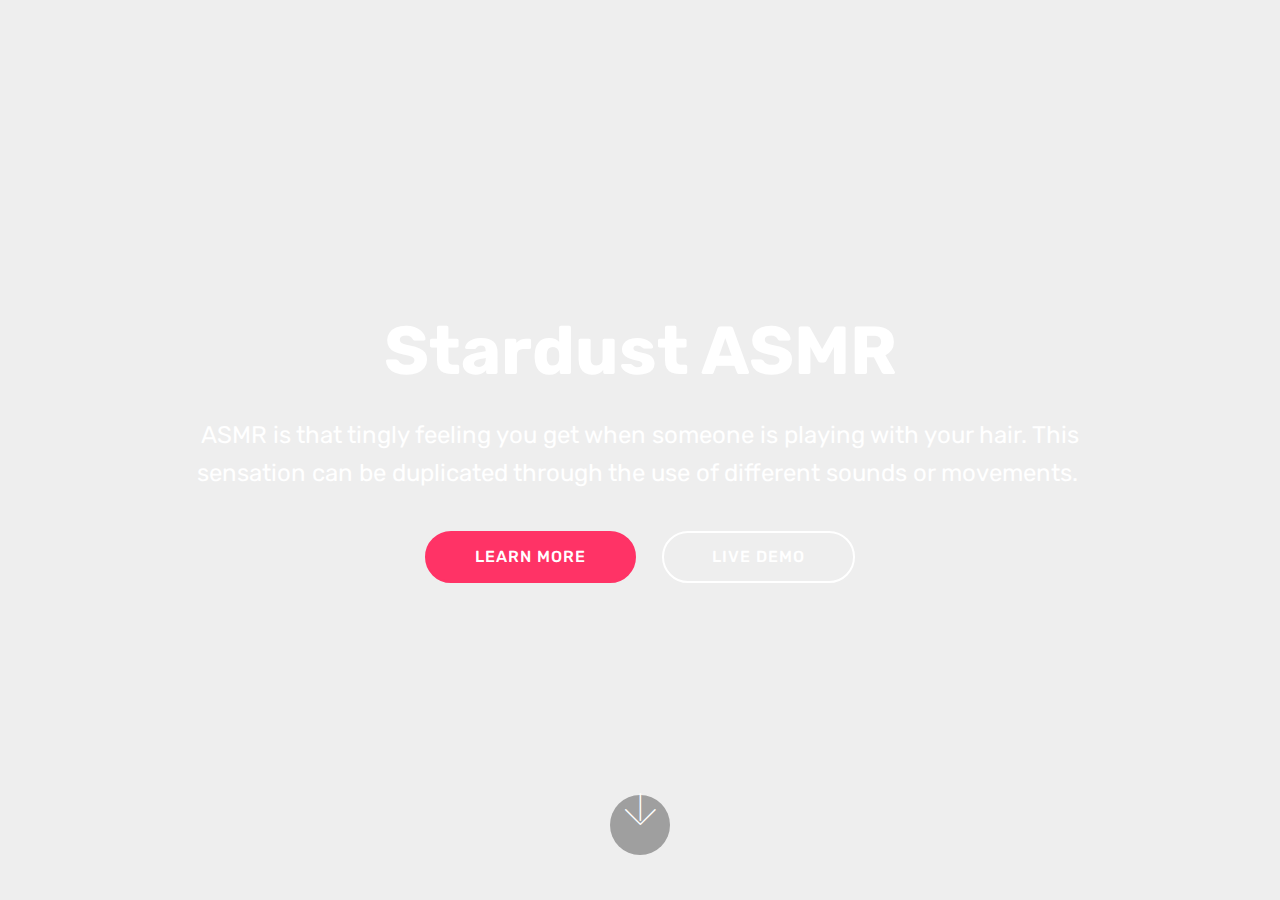
<file: index.html>
<!DOCTYPE html>
<html >
<head>
  <!-- Site made with Mobirise Website Builder v4.5.2, https://mobirise.com -->
  <meta charset="UTF-8">
  <meta http-equiv="X-UA-Compatible" content="IE=edge">
  <meta name="generator" content="Mobirise v4.5.2, mobirise.com">
  <meta name="viewport" content="width=device-width, initial-scale=1, minimum-scale=1">
  <link rel="shortcut icon" href="assets/images/logo4.png" type="image/x-icon">
  <meta name="description" content="">
  <title>Home</title>
  <link rel="stylesheet" href="assets/web/assets/mobirise-icons/mobirise-icons.css">
  <link rel="stylesheet" href="assets/tether/tether.min.css">
  <link rel="stylesheet" href="assets/bootstrap/css/bootstrap.min.css">
  <link rel="stylesheet" href="assets/bootstrap/css/bootstrap-grid.min.css">
  <link rel="stylesheet" href="assets/bootstrap/css/bootstrap-reboot.min.css">
  <link rel="stylesheet" href="assets/theme/css/style.css">
  <link rel="stylesheet" href="assets/mobirise/css/mbr-additional.css" type="text/css">
  
  
  
</head>
<body>
<section class="cid-qGVHlo1ba0 mbr-fullscreen mbr-parallax-background" id="header2-0" data-rv-view="77">

    

    

    <div class="container align-center">
        <div class="row justify-content-md-center">
            <div class="mbr-white col-md-10">
                <h1 class="mbr-section-title mbr-bold pb-3 mbr-fonts-style display-1">Stardust ASMR</h1>
                
                <p class="mbr-text pb-3 mbr-fonts-style display-5">ASMR is that tingly feeling you get when someone is playing with your hair. This sensation can be duplicated through the use of different sounds or movements.&nbsp;<br></p>
                <div class="mbr-section-btn">
                    <a class="btn btn-md btn-secondary display-4" href="https://mobirise.com">LEARN MORE</a>
                    <a class="btn btn-md btn-white-outline display-4" href="https://mobirise.com">LIVE DEMO</a>
                </div>
            </div>
        </div>
    </div>
    <div class="mbr-arrow hidden-sm-down" aria-hidden="true">
        <a href="#next">
            <i class="mbri-down mbr-iconfont"></i>
        </a>
    </div>
</section>


  <section class="engine"><a href="https://mobirise.co/j">design a website for free</a></section><script src="assets/web/assets/jquery/jquery.min.js"></script>
  <script src="assets/popper/popper.min.js"></script>
  <script src="assets/tether/tether.min.js"></script>
  <script src="assets/bootstrap/js/bootstrap.min.js"></script>
  <script src="assets/smoothscroll/smooth-scroll.js"></script>
  <script src="assets/parallax/jarallax.min.js"></script>
  <script src="assets/theme/js/script.js"></script>
  
  
</body>
</html>
</file>
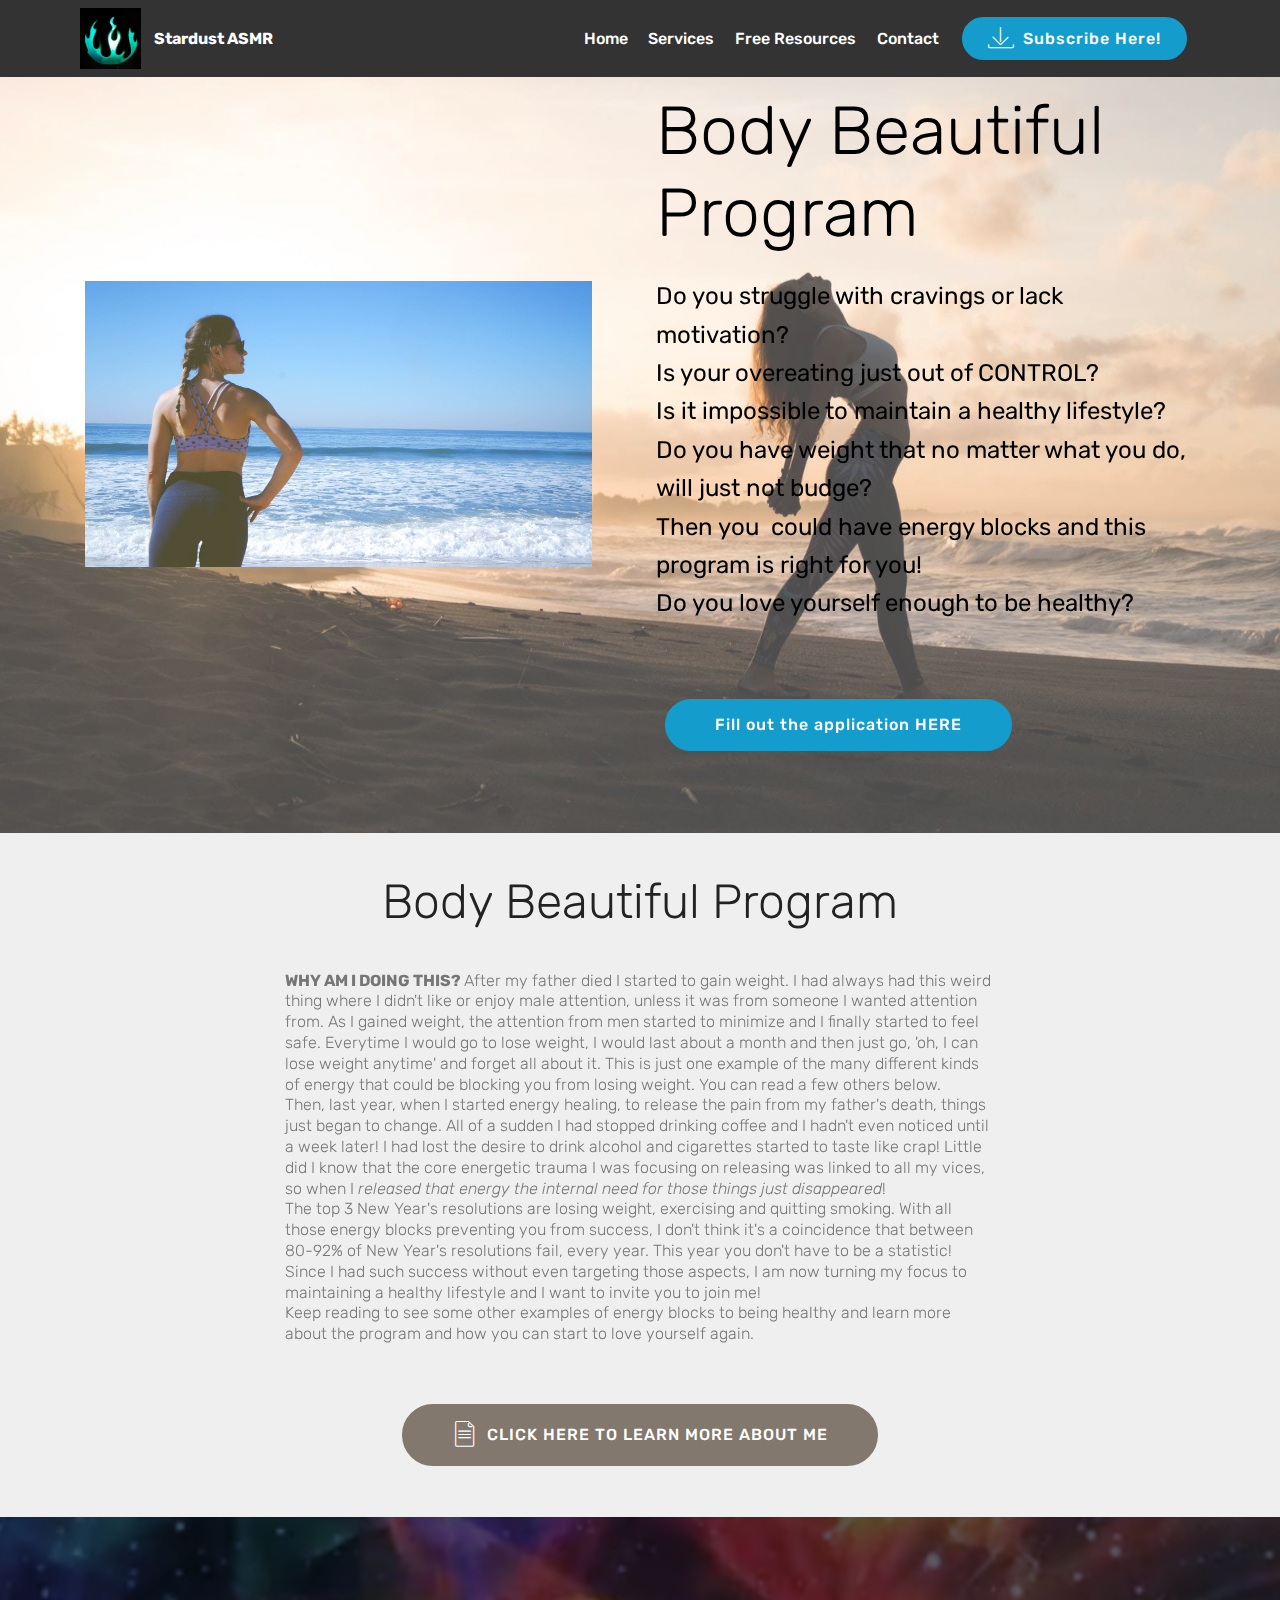
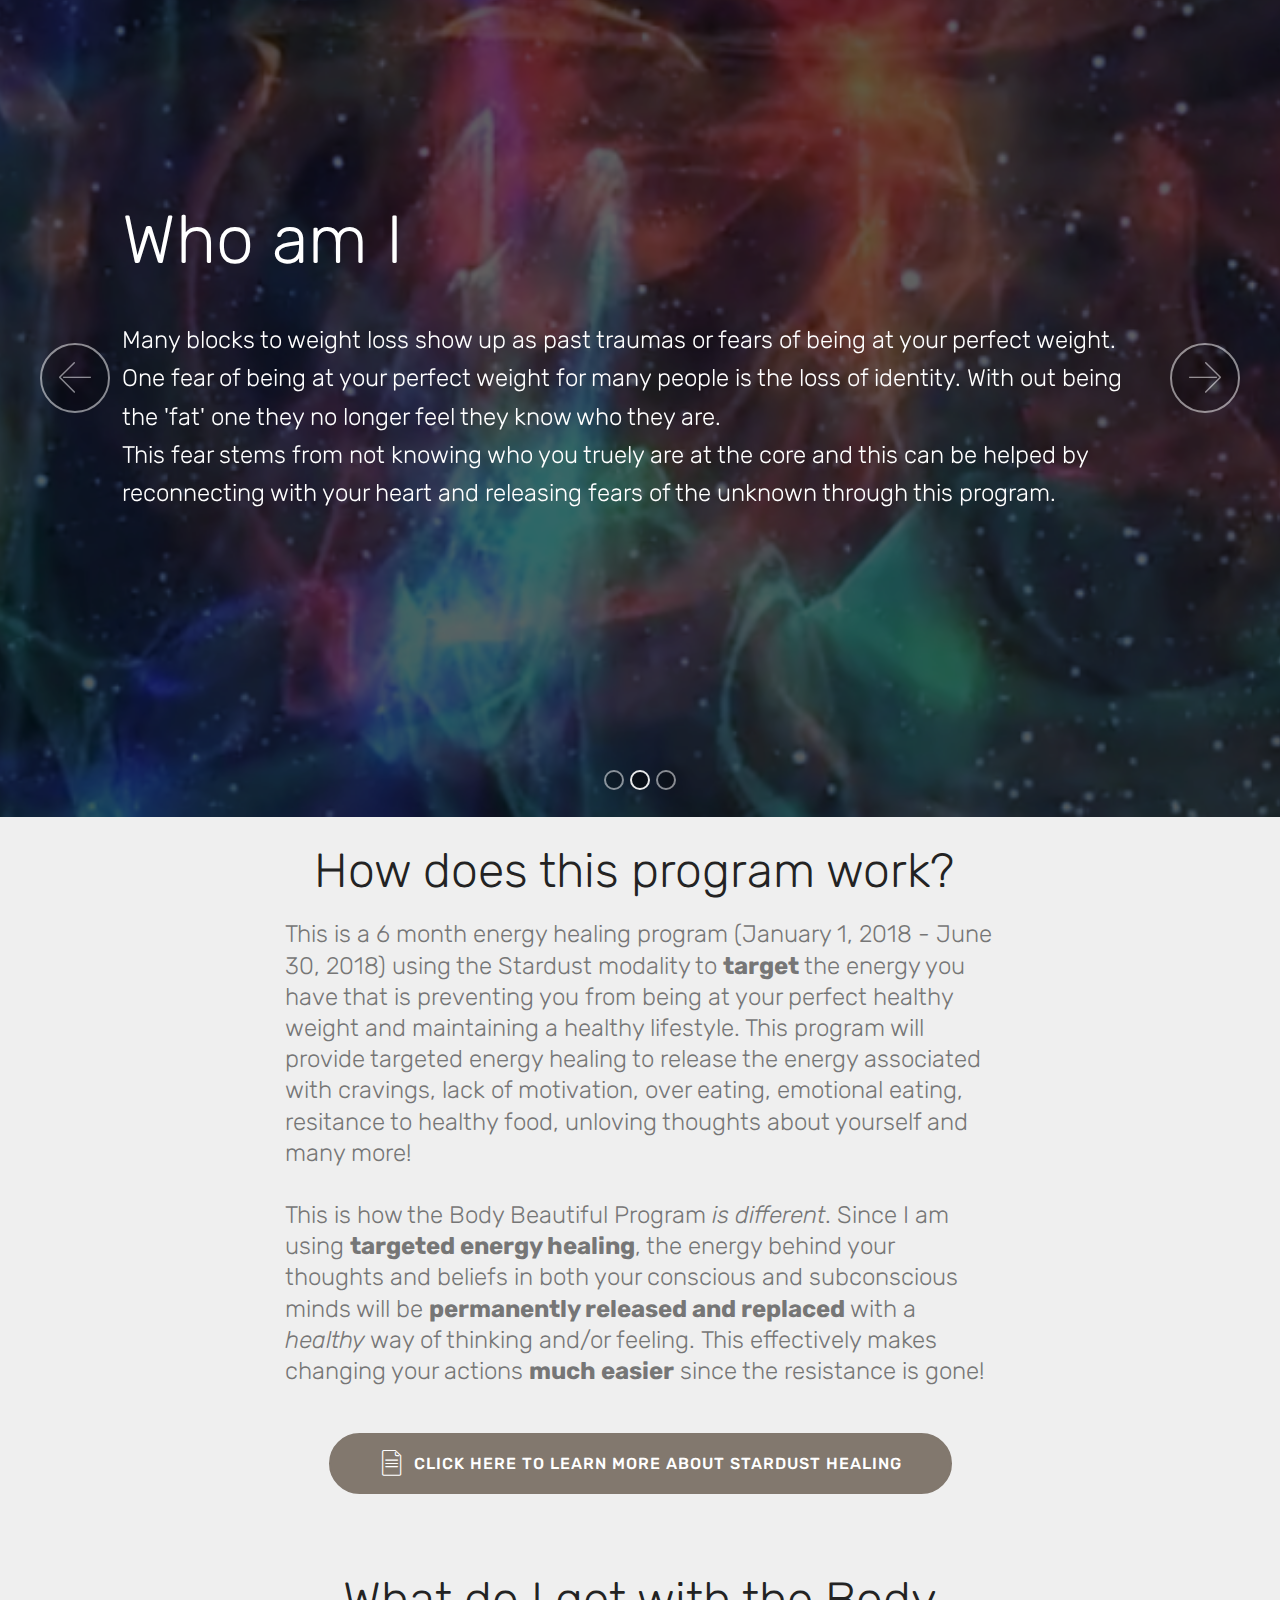
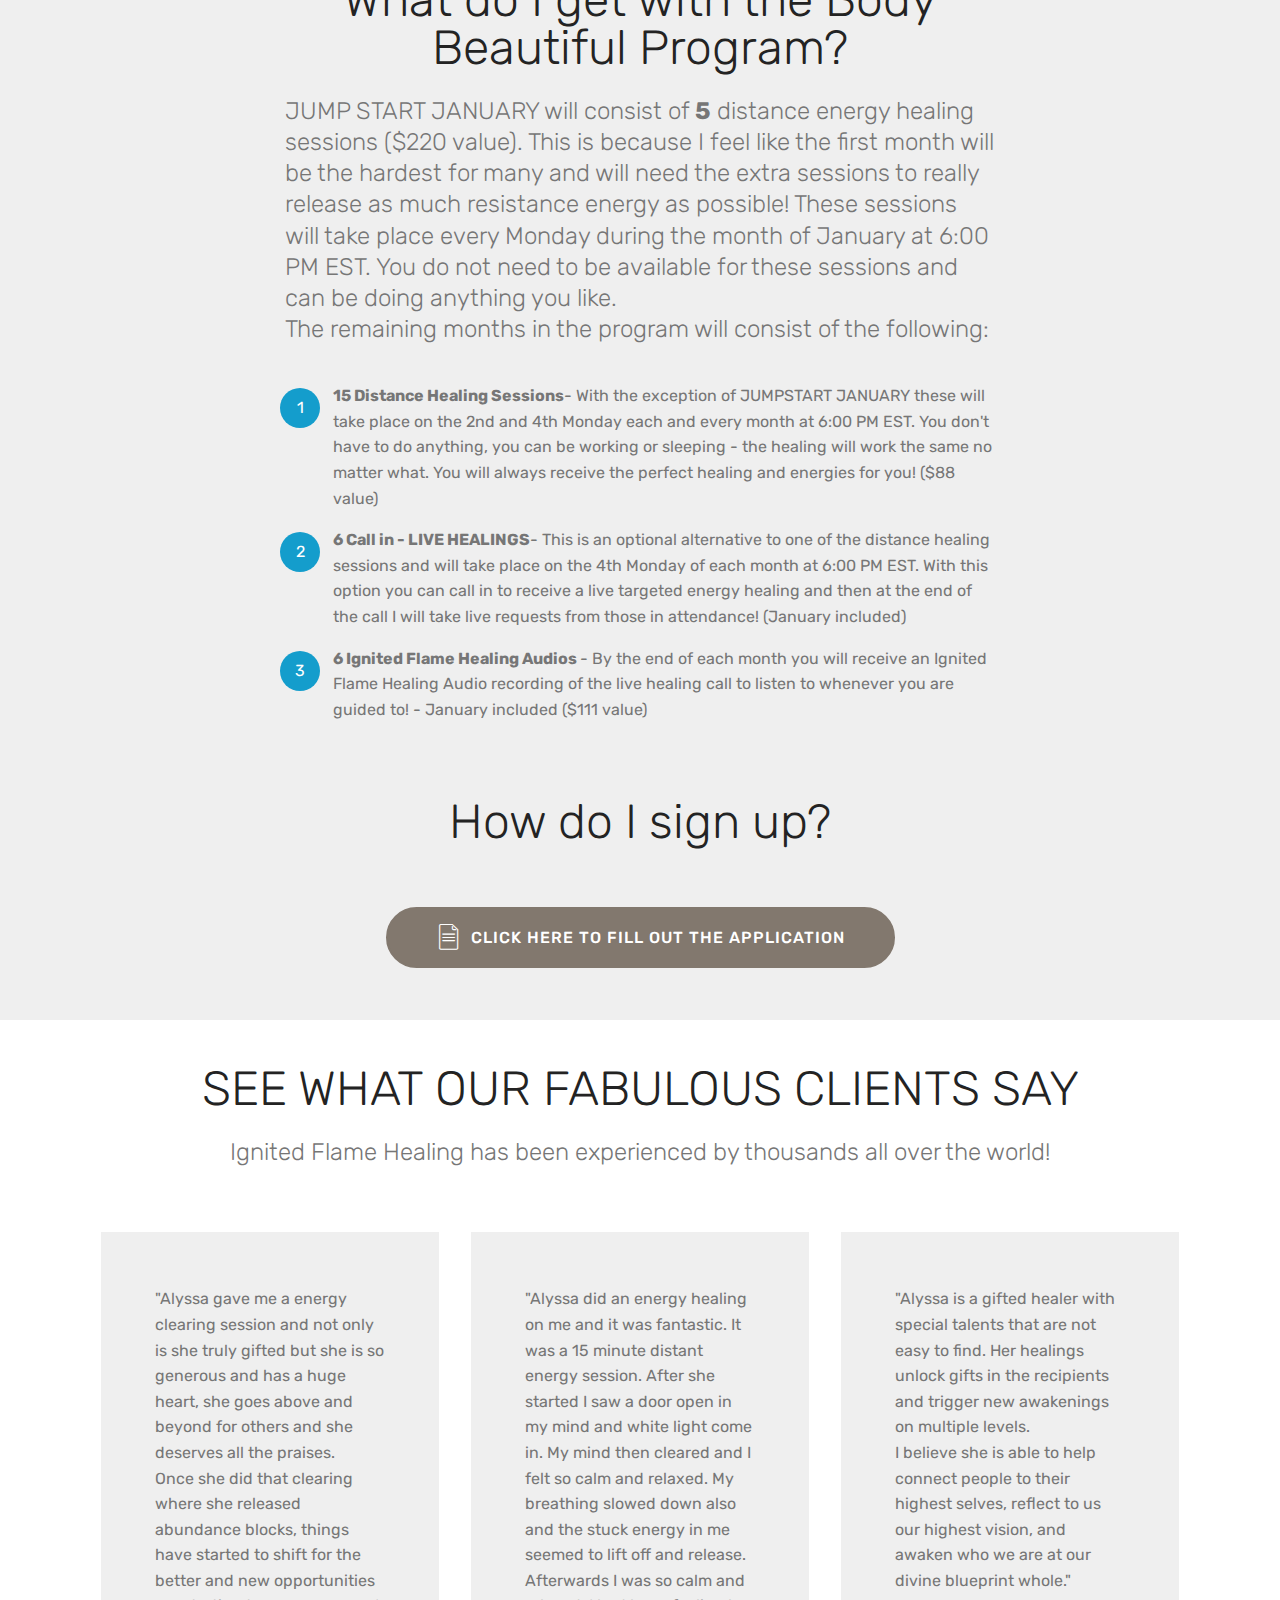
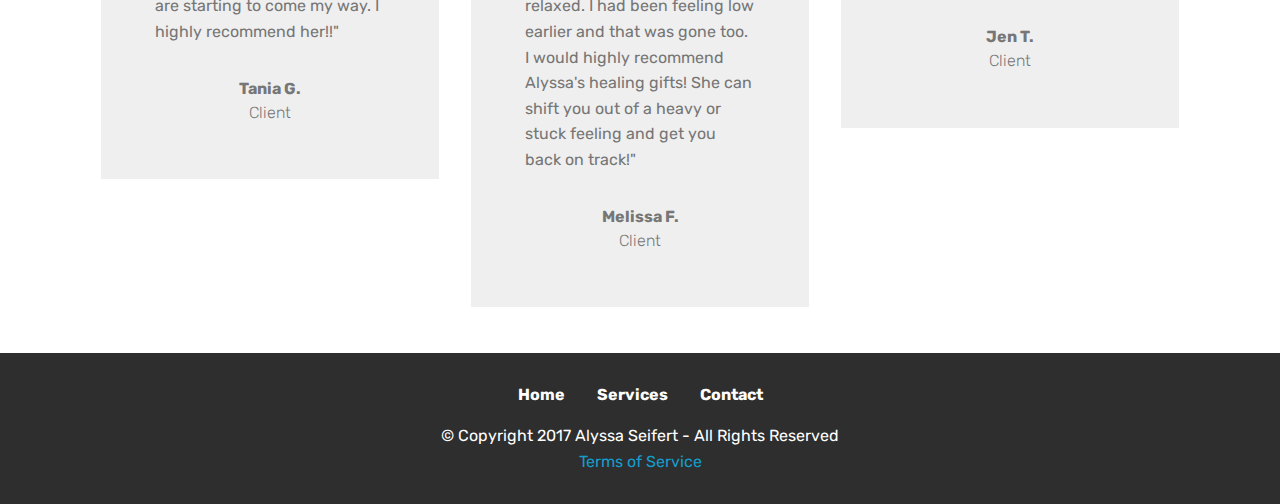
<file: bodybeautiful.html>
<!DOCTYPE html>
<html >
<head>
  <!-- Site made with Mobirise Website Builder v4.5.2, https://mobirise.com -->
  <meta charset="UTF-8">
  <meta http-equiv="X-UA-Compatible" content="IE=edge">
  <meta name="generator" content="Mobirise v4.5.2, mobirise.com">
  <meta name="viewport" content="width=device-width, initial-scale=1, minimum-scale=1">
  <link rel="shortcut icon" href="assets/images/mbr-13-1620x1080.jpg" type="image/x-icon">
  <meta name="description" content="">
  <title>Body Beautiful</title>
  <link rel="stylesheet" href="assets/web/assets/mobirise-icons/mobirise-icons.css">
  <link rel="stylesheet" href="assets/tether/tether.min.css">
  <link rel="stylesheet" href="assets/bootstrap/css/bootstrap.min.css">
  <link rel="stylesheet" href="assets/bootstrap/css/bootstrap-grid.min.css">
  <link rel="stylesheet" href="assets/bootstrap/css/bootstrap-reboot.min.css">
  <link rel="stylesheet" href="assets/dropdown/css/style.css">
  <link rel="stylesheet" href="assets/socicon/css/styles.css">
  <link rel="stylesheet" href="assets/theme/css/style.css">
  <link rel="stylesheet" href="assets/mobirise/css/mbr-additional.css" type="text/css">
  
  
  
</head>
<body>

<!-- Google Analytics -->
<!-- Global site tag (gtag.js) - Google Analytics -->
<script async src="https://www.googletagmanager.com/gtag/js?id=UA-110961159-1"></script>
<script>
  window.dataLayer = window.dataLayer || [];
  function gtag(){dataLayer.push(arguments);}
  gtag('js', new Date());

  gtag('config', 'UA-110961159-1');
</script>
<!-- BEGIN PRIVY WIDGET CODE -->
<script type='text/javascript'> var _d_site = _d_site || 'F396AE278D8C73974FBA153E'; </script>
<script src='//widget.privy.com/assets/widget.js'></script>
<!-- END PRIVY WIDGET CODE -->
<!-- /Google Analytics -->


<section class="menu cid-qDvxNNtkju" once="menu" id="menu1-15" data-rv-view="746">

    

    <nav class="navbar navbar-expand beta-menu navbar-dropdown align-items-center navbar-fixed-top navbar-toggleable-sm">
        <button class="navbar-toggler navbar-toggler-right" type="button" data-toggle="collapse" data-target="#navbarSupportedContent" aria-controls="navbarSupportedContent" aria-expanded="false" aria-label="Toggle navigation">
            <div class="hamburger">
                <span></span>
                <span></span>
                <span></span>
                <span></span>
            </div>
        </button>
        <div class="menu-logo">
            <div class="navbar-brand">
                <span class="navbar-logo">
                    <a href="index.html">
                         <img src="assets/images/flame-420x420.jpg" alt="Mobirise" title="" media-simple="true" style="height: 3.8rem;">
                    </a>
                </span>
                <span class="navbar-caption-wrap"><a class="navbar-caption text-white display-4" href="index.html">Stardust ASMR</a></span>
            </div>
        </div>
        <div class="collapse navbar-collapse" id="navbarSupportedContent">
            <ul class="navbar-nav nav-dropdown" data-app-modern-menu="true"><li class="nav-item">
                    <a class="nav-link link text-white display-4" href="index.html">Home</a>
                </li><li class="nav-item dropdown open"><a class="nav-link link text-white display-4" href="services.html" aria-expanded="true">
                        Services</a></li><li class="nav-item"><a class="nav-link link text-white display-4" href="free.html">Free Resources</a></li>
                <li class="nav-item"><a class="nav-link link text-white display-4" href="contact.html">Contact</a></li></ul>
            <div class="navbar-buttons mbr-section-btn"><a class="btn btn-sm btn-primary display-4" href="http://eepurl.com/dc4CWr">
                    <span class="mbri-save mbr-iconfont mbr-iconfont-btn "></span>Subscribe Here!</a></div>
        </div>
    </nav>
</section>

<section class="engine"><a href="https://mobirise.co/k">bootstrap template</a></section><section class="header3 cid-qDvWBVQzus mbr-parallax-background" id="header3-1p" data-rv-view="748">

    

    <div class="mbr-overlay" style="opacity: 0.3; background-color: rgb(255, 255, 255);">
    </div>

    <div class="container">
        <div class="media-container-row">
            <div class="mbr-figure" style="width: 100%;">
                <img src="assets/images/mbr-1920x1079.jpg" alt="Mobirise" title="" media-simple="true">
            </div>

            <div class="media-content">
                <h1 class="mbr-section-title mbr-white pb-3 mbr-fonts-style display-1">Body Beautiful Program</h1>
                
                <div class="mbr-section-text mbr-white pb-3 ">
                    <p class="mbr-text mbr-fonts-style display-5">Do you struggle with cravings or lack motivation?<br>Is your overeating just out of CONTROL?<br>Is it impossible to maintain a healthy lifestyle?<br>Do you have weight that no matter what you do, will just not budge?<br>Then you &nbsp;could have energy blocks and this program is right for you!<br>Do you love yourself enough to be healthy?<br><br></p>
                </div>
                <div class="mbr-section-btn"><a class="btn btn-md btn-primary display-4" href="https://ignitedflame.wufoo.com/forms/m11ncmp00do3hzj/">Fill out the application HERE</a></div>
            </div>
        </div>
    </div>

</section>

<section class="mbr-section content4 cid-qDw62mCWuy" id="content4-1q" data-rv-view="751">

    

    <div class="container">
        <div class="media-container-row">
            <div class="title col-12 col-md-8">
                <h2 class="align-center pb-3 mbr-fonts-style display-2">Body Beautiful Program</h2>
                <h3 class="mbr-section-subtitle align-center mbr-light mbr-fonts-style display-7"><br><strong>WHY AM I DOING THIS? </strong>After my father died I started to gain weight. I had always had this weird thing where I didn't like or enjoy male attention, unless it was from someone I wanted attention from. As I gained weight, the attention from men started to minimize and I finally started to feel safe. Everytime I would go to lose weight, I would last about a month and then just go, 'oh, I can lose weight anytime' and forget all about it. This is just one example of the many different kinds of energy that could be blocking you from losing weight. You can read a few others below.
<div>
</div><div>Then, last year, when I started energy healing, to release the pain from my father's death, things just began to change. All of a sudden I had stopped drinking coffee and I hadn't even noticed until a week later! I had lost the desire to drink alcohol and cigarettes started to taste like crap! Little did I know that the core energetic trauma I was focusing on releasing was linked to all my vices, so when I <em>released that energy the internal need for those things just disappeared</em>!
</div><div>
</div><div>The top 3 New Year's resolutions are losing weight, exercising and quitting smoking. With all those energy blocks preventing you from success, I don't think it's a coincidence that between 80-92% of New Year's resolutions fail, every year. This year you don't have to be a statistic!
</div><div>
</div><div>Since I had such success without even targeting those aspects, I am now turning my focus to maintaining a healthy lifestyle and I want to invite you to join me! 
</div><div>
</div><div>Keep reading to see some other examples of energy blocks to being healthy and learn more about the program and how you can start to love yourself again.</div></h3>
                
            </div>
        </div>
    </div>
</section>

<section class="mbr-section content8 cid-qDFeJOc4fZ" id="content8-36" data-rv-view="753">

    

    <div class="container">
        <div class="media-container-row title">
            <div class="col-12 col-md-8">
                <div class="mbr-section-btn align-center"><a class="btn btn-info display-4" href="meandignitedflame.html#header3-37"><span class="mbri-file mbr-iconfont mbr-iconfont-btn"></span>CLICK HERE TO LEARN MORE ABOUT ME</a></div>
            </div>
        </div>
    </div>
</section>

<section class="carousel slide cid-qDvB7jIbI7" data-interval="false" id="slider1-1i" data-rv-view="754">

    

    <div class="full-screen"><div class="mbr-slider slide carousel" data-pause="true" data-keyboard="false" data-ride="false" data-interval="false"><ol class="carousel-indicators"><li data-app-prevent-settings="" data-target="#slider1-1i" data-slide-to="0"></li><li data-app-prevent-settings="" data-target="#slider1-1i" class=" active" data-slide-to="1"></li><li data-app-prevent-settings="" data-target="#slider1-1i" data-slide-to="2"></li></ol><div class="carousel-inner" role="listbox"><div class="carousel-item slider-fullscreen-image" data-bg-video-slide="false" style="background-image: url(assets/images/2017-11-14-5-868x421.png);"><div class="container container-slide"><div class="image_wrapper"><div class="mbr-overlay" style="background-color: rgb(0, 0, 0);"></div><img src="assets/images/2017-11-14-5-868x421.png"><div class="carousel-caption justify-content-center"><div class="col-10 align-center"><h2 class="mbr-fonts-style display-1">Fast Food Childhood</h2><p class="lead mbr-text mbr-fonts-style display-5"><br>Growing up you and your Dad went out to eat at fast food places a lot. <br>Since then he has passed away and sometimes you get cravings for fast food. <br>The cravings will NOT let up until they are satisfied.<br>Satisfying the craving satifies the longing you subconsciously feel for your Dad.<br>Removing this energy will remove the craving!</p></div></div></div></div></div><div class="carousel-item slider-fullscreen-image active" data-bg-video-slide="false" style="background-image: url(assets/images/2017-11-14-5-868x421.png);"><div class="container container-slide"><div class="image_wrapper"><div class="mbr-overlay"></div><img src="assets/images/2017-11-14-5-868x421.png"><div class="carousel-caption justify-content-center"><div class="col-10 align-left"><h2 class="mbr-fonts-style display-1">Who am I<br></h2><p class="lead mbr-text mbr-fonts-style display-5"><br>Many blocks to weight loss show up as past traumas or fears of being at your perfect weight.&nbsp;<br>One fear of being at your perfect weight for many people is the loss of identity. With out being the 'fat' one they no longer feel they know who they are.&nbsp;<br>This fear stems from not knowing who you truely are at the core and this can be helped by reconnecting with your heart and releasing fears of the unknown through this program.</p></div></div></div></div></div><div class="carousel-item slider-fullscreen-image" data-bg-video-slide="false" style="background-image: url(assets/images/2017-11-14-5-868x421.png);"><div class="container container-slide"><div class="image_wrapper"><div class="mbr-overlay"></div><img src="assets/images/2017-11-14-5-868x421.png"><div class="carousel-caption justify-content-center"><div class="col-10 align-right"><h2 class="mbr-fonts-style display-1">Food Scarcity</h2><p class="lead mbr-text mbr-fonts-style display-5"><br>Growing up food was in limited supply and you often went to bed hungry.<br>Now, as an adult, you find that limiting your food intake is very difficult and often impossible.<br>Your subconscious mind is in scarcity mode and is preparing for when you wont have food again.<br>We can release this fear with the Ignited Flame by shifting your mindset from scarcity to abundance!</p></div></div></div></div></div></div><a data-app-prevent-settings="" class="carousel-control carousel-control-prev" role="button" data-slide="prev" href="#slider1-1i"><span aria-hidden="true" class="mbri-left mbr-iconfont"></span><span class="sr-only">Previous</span></a><a data-app-prevent-settings="" class="carousel-control carousel-control-next" role="button" data-slide="next" href="#slider1-1i"><span aria-hidden="true" class="mbri-right mbr-iconfont"></span><span class="sr-only">Next</span></a></div></div>

</section>

<section class="mbr-section content4 cid-qDCFBHkRmS" id="content4-26" data-rv-view="766">

    

    <div class="container">
        <div class="media-container-row">
            <div class="title col-12 col-md-8">
                <h2 class="align-center pb-3 mbr-fonts-style display-2">How does this program work?&nbsp;</h2>
                <h3 class="mbr-section-subtitle align-center mbr-light mbr-fonts-style display-5">This is a 6 month energy healing program (January 1, 2018 - June 30, 2018) using the Stardust modality to <strong>target </strong>the energy you have that is preventing you from being at your perfect healthy weight and maintaining a healthy lifestyle. This program will provide targeted energy healing to release the energy associated with cravings, lack of motivation, over eating, emotional eating, resitance to healthy food, unloving thoughts about yourself and many more!&nbsp;<br><br>This is how the Body Beautiful Program <em>is different</em>. Since I am using <strong>targeted energy healing</strong>, the energy behind your thoughts and beliefs in both your conscious and subconscious minds will be <strong>permanently released and replaced </strong>with a <em>healthy </em>way of thinking and/or feeling.&nbsp;This effectively makes changing your actions <strong>much easier</strong> since the resistance is gone!&nbsp; &nbsp; &nbsp; &nbsp;&nbsp;</h3>
                
            </div>
        </div>
    </div>
</section>

<section class="mbr-section content8 cid-qDIYNLlnVF" id="content8-3f" data-rv-view="768">

    

    <div class="container">
        <div class="media-container-row title">
            <div class="col-12 col-md-8">
                <div class="mbr-section-btn align-center"><a class="btn btn-info display-4" href="meandignitedflame.html"><span class="mbri-file mbr-iconfont mbr-iconfont-btn"></span>CLICK HERE TO LEARN MORE ABOUT STARDUST HEALING</a></div>
            </div>
        </div>
    </div>
</section>

<section class="mbr-section content4 cid-qDD5cIStrd" id="content4-28" data-rv-view="769">

    

    <div class="container">
        <div class="media-container-row">
            <div class="title col-12 col-md-8">
                <h2 class="align-center pb-3 mbr-fonts-style display-2">What do I get with the Body Beautiful Program?</h2>
                <h3 class="mbr-section-subtitle align-center mbr-light mbr-fonts-style display-5">JUMP START JANUARY will consist of <strong>5</strong> distance energy healing sessions ($220 value). This is because I feel like the first month will be the hardest for many and will need the extra sessions to really release as much resistance energy as possible! These sessions will take place every Monday during the month of January at 6:00 PM EST. You do not need to be available for these sessions and can be doing anything you like. <br>The remaining months in the program will consist of the following:</h3>
                
            </div>
        </div>
    </div>
</section>

<section class="mbr-section article content11 cid-qDCFDwEFVw" id="content11-27" data-rv-view="771">
     

    <div class="container">
        <div class="media-container-row">
            <div class="mbr-text counter-container col-12 col-md-8 mbr-fonts-style display-7">
                <ol>
                    <li><strong>15 Distance Healing Sessions</strong>- With the exception of JUMPSTART JANUARY these will take place on the 2nd and 4th Monday each and every month at 6:00 PM EST. You don't have to do anything, you can be working or sleeping - the healing will work the same no matter what. You will always receive the perfect healing and energies for you! ($88 value)&nbsp;</li>
                    <li><strong>6 Call in - LIVE HEALINGS</strong>- This is an optional alternative to one of the distance healing sessions and will take place on the 4th Monday of each month at 6:00 PM EST. With this option you can call in to receive a live targeted energy healing and then at the end of the call I will take live requests from those in attendance! (January included)&nbsp;</li>
                    <li><strong>6 Ignited Flame Healing Audios&nbsp;</strong>- By the end of each month you will receive an Ignited Flame Healing Audio recording of the live healing call to listen to whenever you are guided to! - January included ($111 value)&nbsp;</li>
                </ol>
            </div>
        </div>
    </div>
</section>

<section class="mbr-section content4 cid-qDDaN4kvuw" id="content4-29" data-rv-view="772">

    

    <div class="container">
        <div class="media-container-row">
            <div class="title col-12 col-md-8">
                <h2 class="align-center pb-3 mbr-fonts-style display-2">How do I sign up?</h2>
                <h3 class="mbr-section-subtitle align-center mbr-light mbr-fonts-style display-5"></h3>
                
            </div>
        </div>
    </div>
</section>

<section class="mbr-section content8 cid-qE06uIacYo" id="content8-3i" data-rv-view="774">

    

    <div class="container">
        <div class="media-container-row title">
            <div class="col-12 col-md-8">
                <div class="mbr-section-btn align-center"><a class="btn btn-info display-4" href="https://ignitedflame.wufoo.com/forms/m11ncmp00do3hzj/"><span class="mbri-file mbr-iconfont mbr-iconfont-btn"></span>CLICK HERE TO FILL OUT THE APPLICATION</a></div>
            </div>
        </div>
    </div>
</section>

<section class="testimonials1 cid-qDvBs0yFCT" id="testimonials1-1j" data-rv-view="775">

    

    
    <div class="container">
        <div class="media-container-row">
            <div class="title col-12 align-center">
                <h2 class="pb-3 mbr-fonts-style display-2">SEE WHAT OUR FABULOUS CLIENTS SAY</h2>
                <h3 class="mbr-section-subtitle mbr-light pb-3 mbr-fonts-style display-5">Ignited Flame Healing has been experienced by thousands all over the world!</h3>
            </div>
        </div>
    </div>

    <div class="container pt-3 mt-2">
        <div class="media-container-row">
            <div class="mbr-testimonial p-3 align-center col-12 col-md-6 col-lg-4">
                <div class="panel-item p-3">
                    <div class="card-block">
                        
                        <p class="mbr-text mbr-fonts-style display-7">"Alyssa gave me a energy clearing session and not only is she truly gifted but she is so generous and has a huge heart, she goes above and beyond for others and she deserves all the praises. 
<br>Once she did that clearing where she released abundance blocks, things have started to shift for the better and new opportunities are starting to come my way. I highly recommend her!!"<br></p>
                    </div>
                    <div class="card-footer">
                        <div class="mbr-author-name mbr-bold mbr-fonts-style display-7">Tania G.</div>
                        <small class="mbr-author-desc mbr-italic mbr-light mbr-fonts-style display-7">Client</small>
                    </div>
                </div>
            </div>

            <div class="mbr-testimonial p-3 align-center col-12 col-md-6 col-lg-4">
                <div class="panel-item p-3">
                    <div class="card-block">
                        
                        <p class="mbr-text mbr-fonts-style display-7">"Alyssa did an energy healing on me and it was fantastic. It was a 15 minute distant energy session. After she started I saw a door open in my mind and white light come in. My mind then cleared and I felt so calm and relaxed. My breathing slowed down also and the stuck energy in me seemed to lift off and release. Afterwards I was so calm and relaxed. I had been feeling low earlier and that was gone too. I would highly recommend Alyssa's healing gifts! She can shift you out of a heavy or stuck feeling and get you back on track!"<br></p>
                    </div>
                    <div class="card-footer">
                        <div class="mbr-author-name mbr-bold mbr-fonts-style display-7">Melissa F.</div>
                        <small class="mbr-author-desc mbr-italic mbr-light mbr-fonts-style display-7">Client</small>
                    </div>
                </div>
            </div>

            <div class="mbr-testimonial p-3 align-center col-12 col-md-6 col-lg-4">
                <div class="panel-item p-3">
                    <div class="card-block">
                        
                        <p class="mbr-text mbr-fonts-style display-7">"Alyssa is a gifted healer with special talents that are not easy to find. Her healings unlock gifts in the recipients and trigger new awakenings on multiple levels.
<br>I believe she is able to help connect people to their highest selves, reflect to us our highest vision, and awaken who we are at our divine blueprint whole."<br></p>
                    </div>
                    <div class="card-footer">
                        <div class="mbr-author-name mbr-bold mbr-fonts-style display-7">Jen T.</div>
                        <small class="mbr-author-desc mbr-italic mbr-light mbr-fonts-style display-7">Client</small>
                    </div>
                </div>
            </div>

            

            

            
        </div>
    </div>   
</section>

<section once="" class="cid-qEiAcqjaPd" id="footer7-40" data-rv-view="778">

    

    

    <div class="container">
        <div class="media-container-row align-center mbr-white">
            <div class="row row-links">
                <ul class="foot-menu">
                    
                    
                    
                    
                    
                <li class="foot-menu-item mbr-fonts-style display-7"><a class="text-white mbr-bold" href="index.html" target="_blank">Home</a></li><li class="foot-menu-item mbr-fonts-style display-7">
                        <a class="text-white mbr-bold" href="services.html" target="_blank">Services</a></li><li class="foot-menu-item mbr-fonts-style display-7"><a class="text-white mbr-bold" href="contact.html" target="_blank">Contact</a></li></ul>
            </div>
            
            <div class="row row-copirayt">
                <p class="mbr-text mb-0 mbr-fonts-style mbr-white align-center display-7">© Copyright 2017 Alyssa Seifert - All Rights Reserved<br><a href="termsofservice.html">Terms of Service</a></p>
            </div>
        </div>
    </div>
</section>


  <script src="assets/web/assets/jquery/jquery.min.js"></script>
  <script src="assets/popper/popper.min.js"></script>
  <script src="assets/tether/tether.min.js"></script>
  <script src="assets/bootstrap/js/bootstrap.min.js"></script>
  <script src="assets/smoothscroll/smooth-scroll.js"></script>
  <script src="assets/dropdown/js/script.min.js"></script>
  <script src="assets/parallax/jarallax.min.js"></script>
  <script src="assets/ytplayer/jquery.mb.ytplayer.min.js"></script>
  <script src="assets/vimeoplayer/jquery.mb.vimeo_player.js"></script>
  <script src="assets/bootstrapcarouselswipe/bootstrap-carousel-swipe.js"></script>
  <script src="assets/touchswipe/jquery.touch-swipe.min.js"></script>
  <script src="assets/theme/js/script.js"></script>
  <script src="assets/slidervideo/script.js"></script>
  
  
</body>
</html>
</file>
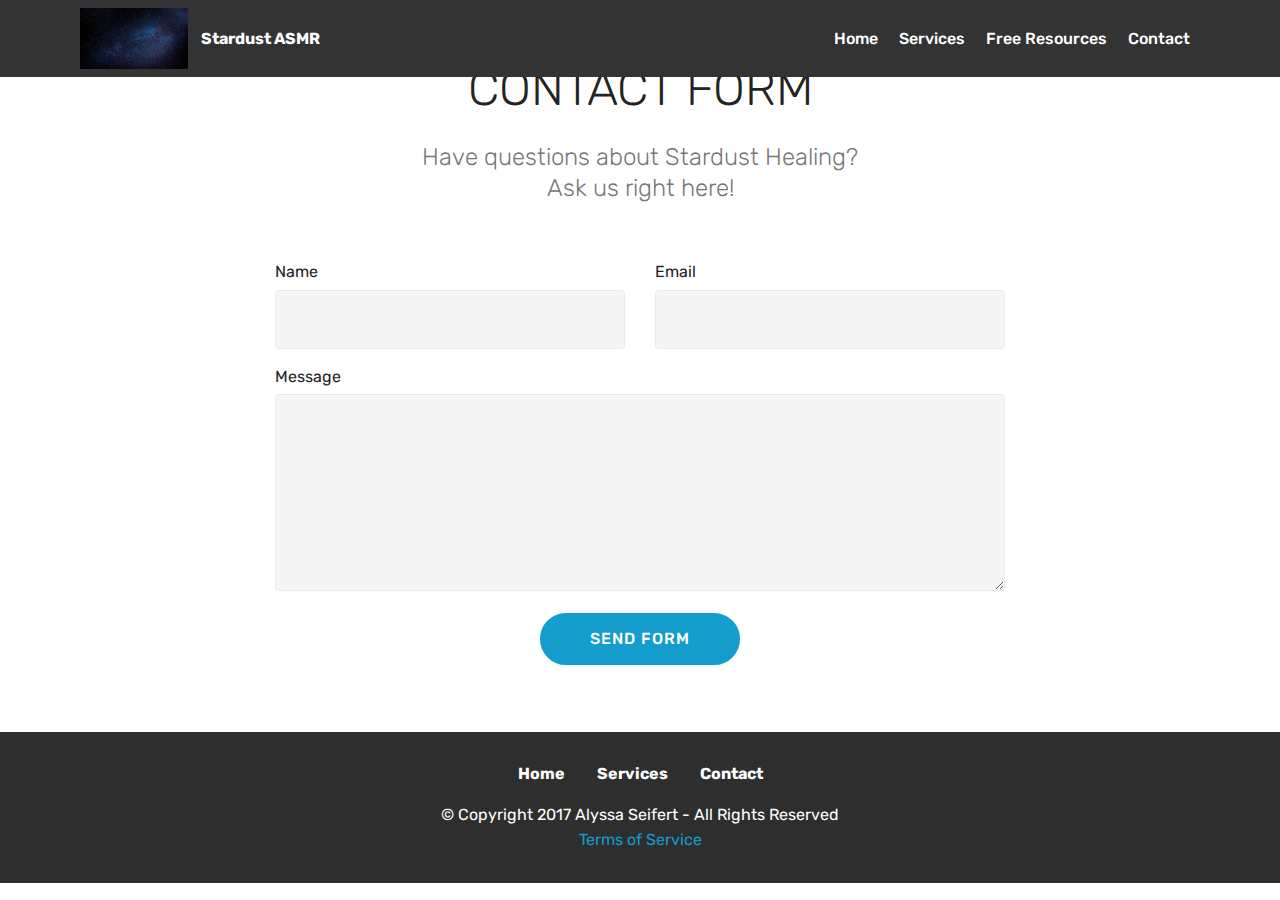
<file: contact.html>
<!DOCTYPE html>
<html >
<head>
  <!-- Site made with Mobirise Website Builder v4.5.2, https://mobirise.com -->
  <meta charset="UTF-8">
  <meta http-equiv="X-UA-Compatible" content="IE=edge">
  <meta name="generator" content="Mobirise v4.5.2, mobirise.com">
  <meta name="viewport" content="width=device-width, initial-scale=1, minimum-scale=1">
  <link rel="shortcut icon" href="assets/images/mbr-13-1620x1080.jpg" type="image/x-icon">
  <meta name="description" content="">
  <title>Contact</title>
  <link rel="stylesheet" href="assets/web/assets/mobirise-icons/mobirise-icons.css">
  <link rel="stylesheet" href="assets/tether/tether.min.css">
  <link rel="stylesheet" href="assets/bootstrap/css/bootstrap.min.css">
  <link rel="stylesheet" href="assets/bootstrap/css/bootstrap-grid.min.css">
  <link rel="stylesheet" href="assets/bootstrap/css/bootstrap-reboot.min.css">
  <link rel="stylesheet" href="assets/socicon/css/styles.css">
  <link rel="stylesheet" href="assets/dropdown/css/style.css">
  <link rel="stylesheet" href="assets/theme/css/style.css">
  <link rel="stylesheet" href="assets/mobirise/css/mbr-additional.css" type="text/css">
  
  
  
</head>
<body>

<!-- Google Analytics -->
<!-- Global site tag (gtag.js) - Google Analytics -->
<script async src="https://www.googletagmanager.com/gtag/js?id=UA-110961159-1"></script>
<script>
  window.dataLayer = window.dataLayer || [];
  function gtag(){dataLayer.push(arguments);}
  gtag('js', new Date());

  gtag('config', 'UA-110961159-1');
</script>
<!-- BEGIN PRIVY WIDGET CODE -->
<script type='text/javascript'> var _d_site = _d_site || 'F396AE278D8C73974FBA153E'; </script>
<script src='//widget.privy.com/assets/widget.js'></script>
<!-- END PRIVY WIDGET CODE -->
<!-- /Google Analytics -->


<section class="menu cid-qDvxPNzgAK" once="menu" id="menu1-17" data-rv-view="791">

    

    <nav class="navbar navbar-expand beta-menu navbar-dropdown align-items-center navbar-fixed-top navbar-toggleable-sm">
        <button class="navbar-toggler navbar-toggler-right" type="button" data-toggle="collapse" data-target="#navbarSupportedContent" aria-controls="navbarSupportedContent" aria-expanded="false" aria-label="Toggle navigation">
            <div class="hamburger">
                <span></span>
                <span></span>
                <span></span>
                <span></span>
            </div>
        </button>
        <div class="menu-logo">
            <div class="navbar-brand">
                <span class="navbar-logo">
                    <a href="index.html">
                         <img src="assets/images/mbr-1-1920x1080.jpg" alt="Mobirise" title="" media-simple="true" style="height: 3.8rem;">
                    </a>
                </span>
                <span class="navbar-caption-wrap"><a class="navbar-caption text-white display-4" href="index.html">Stardust ASMR</a></span>
            </div>
        </div>
        <div class="collapse navbar-collapse" id="navbarSupportedContent">
            <ul class="navbar-nav nav-dropdown nav-right" data-app-modern-menu="true"><li class="nav-item">
                    <a class="nav-link link text-white display-4" href="index.html">Home</a>
                </li><li class="nav-item dropdown open"><a class="nav-link link text-white display-4" href="services.html" aria-expanded="true">
                        Services</a></li><li class="nav-item"><a class="nav-link link text-white display-4" href="free.html">Free Resources</a></li>
                <li class="nav-item"><a class="nav-link link text-white display-4" href="contact.html">Contact</a></li></ul>
            
        </div>
    </nav>
</section>

<section class="engine"><a href="https://mobirise.co">Mobirise</a></section><section class="mbr-section form1 cid-qDvxYImJyU" id="form1-19" data-rv-view="793">

    

    
    <div class="container">
        <div class="row justify-content-center">
            <div class="title col-12 col-lg-8">
                <h2 class="mbr-section-title align-center pb-3 mbr-fonts-style display-2">CONTACT FORM</h2>
                <h3 class="mbr-section-subtitle align-center mbr-light pb-3 mbr-fonts-style display-5">Have questions about Stardust Healing?<br>Ask us right here!</h3>
            </div>
        </div>
    </div>
    <div class="container">
        <div class="row justify-content-center">
            <div class="media-container-column col-lg-8" data-form-type="formoid">
                    <div data-form-alert="" hidden="">Thanks for filling out the form!</div>
            
                    <form class="mbr-form" action="https://mobirise.com/" method="post" data-form-title="Mobirise Form"><input type="hidden" data-form-email="true" value="Ew99/6Kv6UQ5N+Z9e0vn2avGA3rnb7vDHitcVOnqJvSpRtzJyv9FM9GppWGZjX7N8oFgOToy9V0q+sT5xF+CGg0Tno8m8/cQqepvJdgnmaLujbN/tn6RhulE0C1v8KeI">
                        <div class="row row-sm-offset">
                            <div class="col-md-4 multi-horizontal" data-for="name">
                                <div class="form-group">
                                    <label class="form-control-label mbr-fonts-style display-7" for="name-form1-19">Name</label>
                                    <input type="text" class="form-control" name="name" data-form-field="Name" required="" id="name-form1-19">
                                </div>
                            </div>
                            <div class="col-md-4 multi-horizontal" data-for="email">
                                <div class="form-group">
                                    <label class="form-control-label mbr-fonts-style display-7" for="email-form1-19">Email</label>
                                    <input type="email" class="form-control" name="email" data-form-field="Email" required="" id="email-form1-19">
                                </div>
                            </div>
                            
                        </div>
                        <div class="form-group" data-for="message">
                            <label class="form-control-label mbr-fonts-style display-7" for="message-form1-19">Message</label>
                            <textarea type="text" class="form-control" name="message" rows="7" data-form-field="Message" id="message-form1-19"></textarea>
                        </div>
            
                        <span class="input-group-btn"><button href="" type="submit" class="btn btn-primary btn-form display-4">SEND FORM</button></span>
                    </form>
            </div>
        </div>
    </div>
</section>

<section once="" class="cid-qEiAgC1kAB" id="footer7-41" data-rv-view="796">

    

    

    <div class="container">
        <div class="media-container-row align-center mbr-white">
            <div class="row row-links">
                <ul class="foot-menu">
                    
                    
                    
                    
                    
                <li class="foot-menu-item mbr-fonts-style display-7"><a class="text-white mbr-bold" href="index.html" target="_blank">Home</a></li><li class="foot-menu-item mbr-fonts-style display-7">
                        <a class="text-white mbr-bold" href="services.html" target="_blank">Services</a></li><li class="foot-menu-item mbr-fonts-style display-7"><a class="text-white mbr-bold" href="contact.html" target="_blank">Contact</a></li></ul>
            </div>
            
            <div class="row row-copirayt">
                <p class="mbr-text mb-0 mbr-fonts-style mbr-white align-center display-7">© Copyright 2017 Alyssa Seifert - All Rights Reserved<br><a href="termsofservice.html">Terms of Service</a></p>
            </div>
        </div>
    </div>
</section>




  <script src="assets/web/assets/jquery/jquery.min.js"></script>
  <script src="assets/popper/popper.min.js"></script>
  <script src="assets/tether/tether.min.js"></script>
  <script src="assets/bootstrap/js/bootstrap.min.js"></script>
  <script src="assets/dropdown/js/script.min.js"></script>
  <script src="assets/touchswipe/jquery.touch-swipe.min.js"></script>
  <script src="assets/smoothscroll/smooth-scroll.js"></script>
  <script src="assets/theme/js/script.js"></script>
  <script src="assets/formoid/formoid.min.js"></script>
  
  
</body>
</html>
</file>
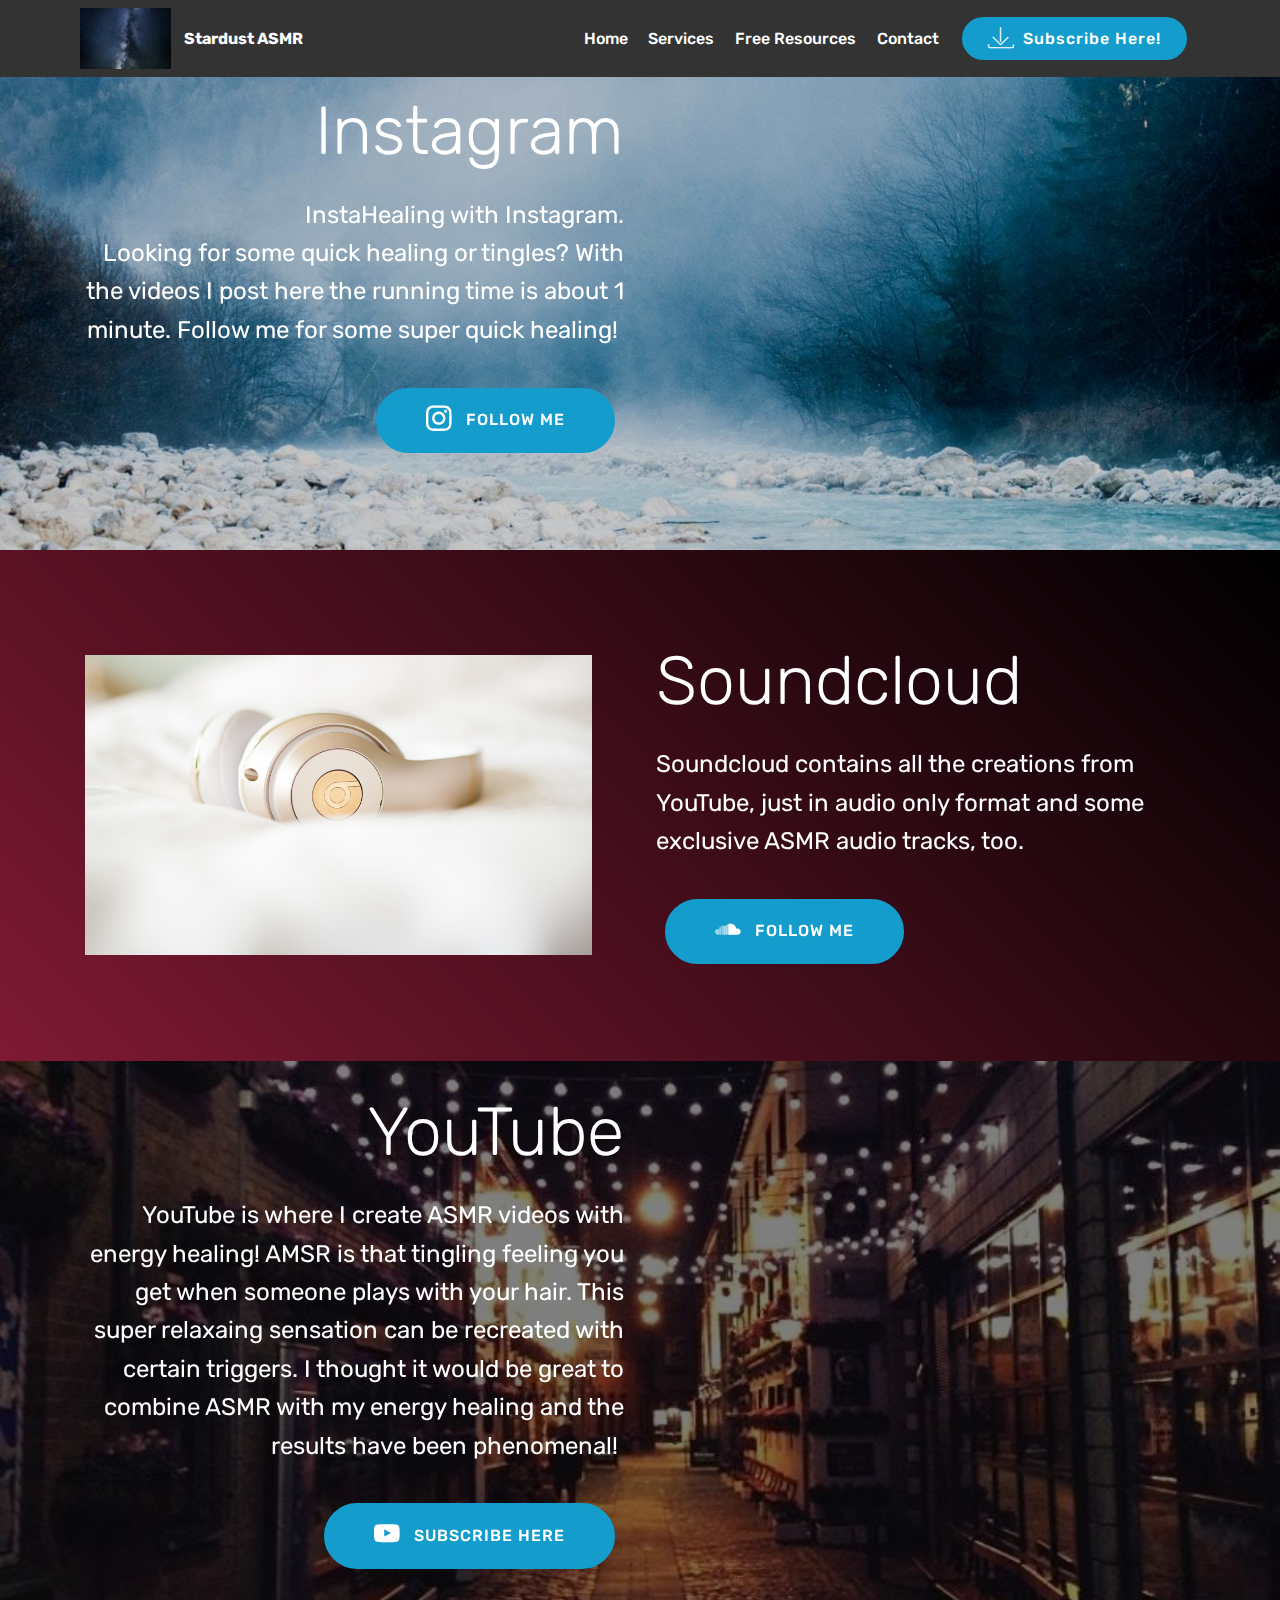
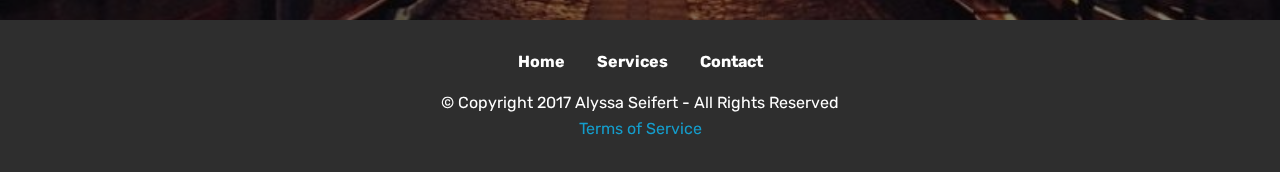
<file: free.html>
<!DOCTYPE html>
<html >
<head>
  <!-- Site made with Mobirise Website Builder v4.5.2, https://mobirise.com -->
  <meta charset="UTF-8">
  <meta http-equiv="X-UA-Compatible" content="IE=edge">
  <meta name="generator" content="Mobirise v4.5.2, mobirise.com">
  <meta name="viewport" content="width=device-width, initial-scale=1, minimum-scale=1">
  <link rel="shortcut icon" href="assets/images/mbr-13-1620x1080.jpg" type="image/x-icon">
  <meta name="description" content="Web Maker Description">
  <title>Free Resources</title>
  <link rel="stylesheet" href="assets/web/assets/mobirise-icons/mobirise-icons.css">
  <link rel="stylesheet" href="assets/tether/tether.min.css">
  <link rel="stylesheet" href="assets/bootstrap/css/bootstrap.min.css">
  <link rel="stylesheet" href="assets/bootstrap/css/bootstrap-grid.min.css">
  <link rel="stylesheet" href="assets/bootstrap/css/bootstrap-reboot.min.css">
  <link rel="stylesheet" href="assets/socicon/css/styles.css">
  <link rel="stylesheet" href="assets/dropdown/css/style.css">
  <link rel="stylesheet" href="assets/theme/css/style.css">
  <link rel="stylesheet" href="assets/mobirise/css/mbr-additional.css" type="text/css">
  
  
  
</head>
<body>

<!-- Google Analytics -->
<!-- Global site tag (gtag.js) - Google Analytics -->
<script async src="https://www.googletagmanager.com/gtag/js?id=UA-110961159-1"></script>
<script>
  window.dataLayer = window.dataLayer || [];
  function gtag(){dataLayer.push(arguments);}
  gtag('js', new Date());

  gtag('config', 'UA-110961159-1');
</script>
<!-- BEGIN PRIVY WIDGET CODE -->
<script type='text/javascript'> var _d_site = _d_site || 'F396AE278D8C73974FBA153E'; </script>
<script src='//widget.privy.com/assets/widget.js'></script>
<!-- END PRIVY WIDGET CODE -->
<!-- /Google Analytics -->


<section class="menu cid-qDvxLGKXZm" once="menu" id="menu1-44" data-rv-view="885">

    

    <nav class="navbar navbar-expand beta-menu navbar-dropdown align-items-center navbar-fixed-top navbar-toggleable-sm">
        <button class="navbar-toggler navbar-toggler-right" type="button" data-toggle="collapse" data-target="#navbarSupportedContent" aria-controls="navbarSupportedContent" aria-expanded="false" aria-label="Toggle navigation">
            <div class="hamburger">
                <span></span>
                <span></span>
                <span></span>
                <span></span>
            </div>
        </button>
        <div class="menu-logo">
            <div class="navbar-brand">
                <span class="navbar-logo">
                    <a href="index.html">
                         <img src="assets/images/mbr-1625x1080.jpg" alt="Mobirise" title="" media-simple="true" style="height: 3.8rem;">
                    </a>
                </span>
                <span class="navbar-caption-wrap"><a class="navbar-caption text-white display-4" href="index.html">Stardust ASMR</a></span>
            </div>
        </div>
        <div class="collapse navbar-collapse" id="navbarSupportedContent">
            <ul class="navbar-nav nav-dropdown" data-app-modern-menu="true"><li class="nav-item">
                    <a class="nav-link link text-white display-4" href="index.html">Home</a>
                </li><li class="nav-item dropdown open"><a class="nav-link link text-white display-4" href="services.html" aria-expanded="true">
                        Services</a></li><li class="nav-item"><a class="nav-link link text-white display-4" href="free.html">Free Resources</a></li>
                <li class="nav-item"><a class="nav-link link text-white display-4" href="contact.html">Contact</a></li></ul>
            <div class="navbar-buttons mbr-section-btn"><a class="btn btn-sm btn-primary display-4" href="http://eepurl.com/dc4CWr">
                    <span class="mbri-save mbr-iconfont mbr-iconfont-btn "></span>Subscribe Here!</a></div>
        </div>
    </nav>
</section>

<section class="engine"><a href="https://mobirise.co/m">bootstrap table</a></section><section class="header7 cid-qEWvek7jqF mbr-parallax-background" id="header7-46" data-rv-view="887">

    

    <div class="mbr-overlay" style="opacity: 0.2; background-color: rgb(0, 0, 0);">
    </div>

    <div class="container">
        <div class="media-container-row">

            <div class="media-content align-right">
                <h1 class="mbr-section-title mbr-white pb-3 mbr-fonts-style display-1">Instagram</h1>
                <div class="mbr-section-text mbr-white pb-3">
                    <p class="mbr-text mbr-fonts-style display-5">InstaHealing with Instagram.<br>Looking for some quick healing or tingles? With the videos I post here the running time is about 1 minute. Follow me for some super quick healing!&nbsp;</p>
                </div>
                <div class="mbr-section-btn"><a class="btn btn-md btn-primary display-4" href="https://www.instagram.com/stardust.asmr.healing"><span class="socicon socicon-instagram mbr-iconfont mbr-iconfont-btn"></span>FOLLOW ME</a></div>
            </div>

            <div class="mbr-figure" style="width: 100%;"><iframe class="mbr-embedded-video" src="https://www.youtube.com/embed/KSXao3mR3Ls?rel=0&amp;amp;showinfo=0&amp;autoplay=0&amp;loop=0" width="1280" height="720" frameborder="0" allowfullscreen></iframe></div>

        </div>
    </div>
</section>

<section class="header3 cid-qEWwrtLHtg" id="header3-4c" data-rv-view="890">

    

    

    <div class="container">
        <div class="media-container-row">
            <div class="mbr-figure" style="width: 100%;">
                <img src="assets/images/mbr-1824x1080.jpg" alt="Mobirise" title="" media-simple="true">
            </div>

            <div class="media-content">
                <h1 class="mbr-section-title mbr-white pb-3 mbr-fonts-style display-1">Soundcloud</h1>
                
                <div class="mbr-section-text mbr-white pb-3 ">
                    <p class="mbr-text mbr-fonts-style display-5">Soundcloud contains all the creations from YouTube, just in audio only format and some exclusive ASMR audio tracks, too. &nbsp;</p>
                </div>
                <div class="mbr-section-btn"><a class="btn btn-md btn-primary display-4" href="https://soundcloud.com/stardustasmr"><span class="socicon socicon-soundcloud mbr-iconfont mbr-iconfont-btn"></span>FOLLOW ME</a></div>
            </div>
        </div>
    </div>

</section>

<section class="header7 cid-qEWwhSeQlQ mbr-parallax-background" id="header7-4b" data-rv-view="893">

    

    <div class="mbr-overlay" style="opacity: 0.5; background-color: rgb(0, 0, 0);">
    </div>

    <div class="container">
        <div class="media-container-row">

            <div class="media-content align-right">
                <h1 class="mbr-section-title mbr-white pb-3 mbr-fonts-style display-1">YouTube</h1>
                <div class="mbr-section-text mbr-white pb-3">
                    <p class="mbr-text mbr-fonts-style display-5">YouTube is where I create ASMR videos with energy healing! AMSR is that tingling feeling you get when someone plays with your hair. This super relaxaing sensation can be recreated with certain triggers. I thought it would be great to combine ASMR with my energy healing and the results have been phenomenal!&nbsp;</p>
                </div>
                <div class="mbr-section-btn"><a class="btn btn-md btn-primary display-4" href="https://www.youtube.com/channel/UC3UkRXLwhpj8hGf0-cOCsCw"><span class="socicon socicon-youtube mbr-iconfont mbr-iconfont-btn"></span>SUBSCRIBE HERE</a></div>
            </div>

            <div class="mbr-figure" style="width: 100%;"><iframe class="mbr-embedded-video" src="https://www.youtube.com/embed/wl22w5uUjzg?rel=0&amp;amp;showinfo=0&amp;autoplay=0&amp;loop=0" width="1280" height="720" frameborder="0" allowfullscreen></iframe></div>

        </div>
    </div>
</section>

<section once="" class="cid-qEixW8xUUz" id="footer7-45" data-rv-view="896">

    

    

    <div class="container">
        <div class="media-container-row align-center mbr-white">
            <div class="row row-links">
                <ul class="foot-menu">
                    
                    
                    
                    
                    
                <li class="foot-menu-item mbr-fonts-style display-7"><a class="text-white mbr-bold" href="index.html" target="_blank">Home</a></li><li class="foot-menu-item mbr-fonts-style display-7">
                        <a class="text-white mbr-bold" href="services.html" target="_blank">Services</a></li><li class="foot-menu-item mbr-fonts-style display-7"><a class="text-white mbr-bold" href="contact.html" target="_blank">Contact</a></li></ul>
            </div>
            
            <div class="row row-copirayt">
                <p class="mbr-text mb-0 mbr-fonts-style mbr-white align-center display-7">© Copyright 2017 Alyssa Seifert - All Rights Reserved<br><a href="termsofservice.html">Terms of Service</a></p>
            </div>
        </div>
    </div>
</section>


  <script src="assets/web/assets/jquery/jquery.min.js"></script>
  <script src="assets/popper/popper.min.js"></script>
  <script src="assets/tether/tether.min.js"></script>
  <script src="assets/bootstrap/js/bootstrap.min.js"></script>
  <script src="assets/dropdown/js/script.min.js"></script>
  <script src="assets/touchswipe/jquery.touch-swipe.min.js"></script>
  <script src="assets/parallax/jarallax.min.js"></script>
  <script src="assets/smoothscroll/smooth-scroll.js"></script>
  <script src="assets/theme/js/script.js"></script>
  
  
</body>
</html>
</file>
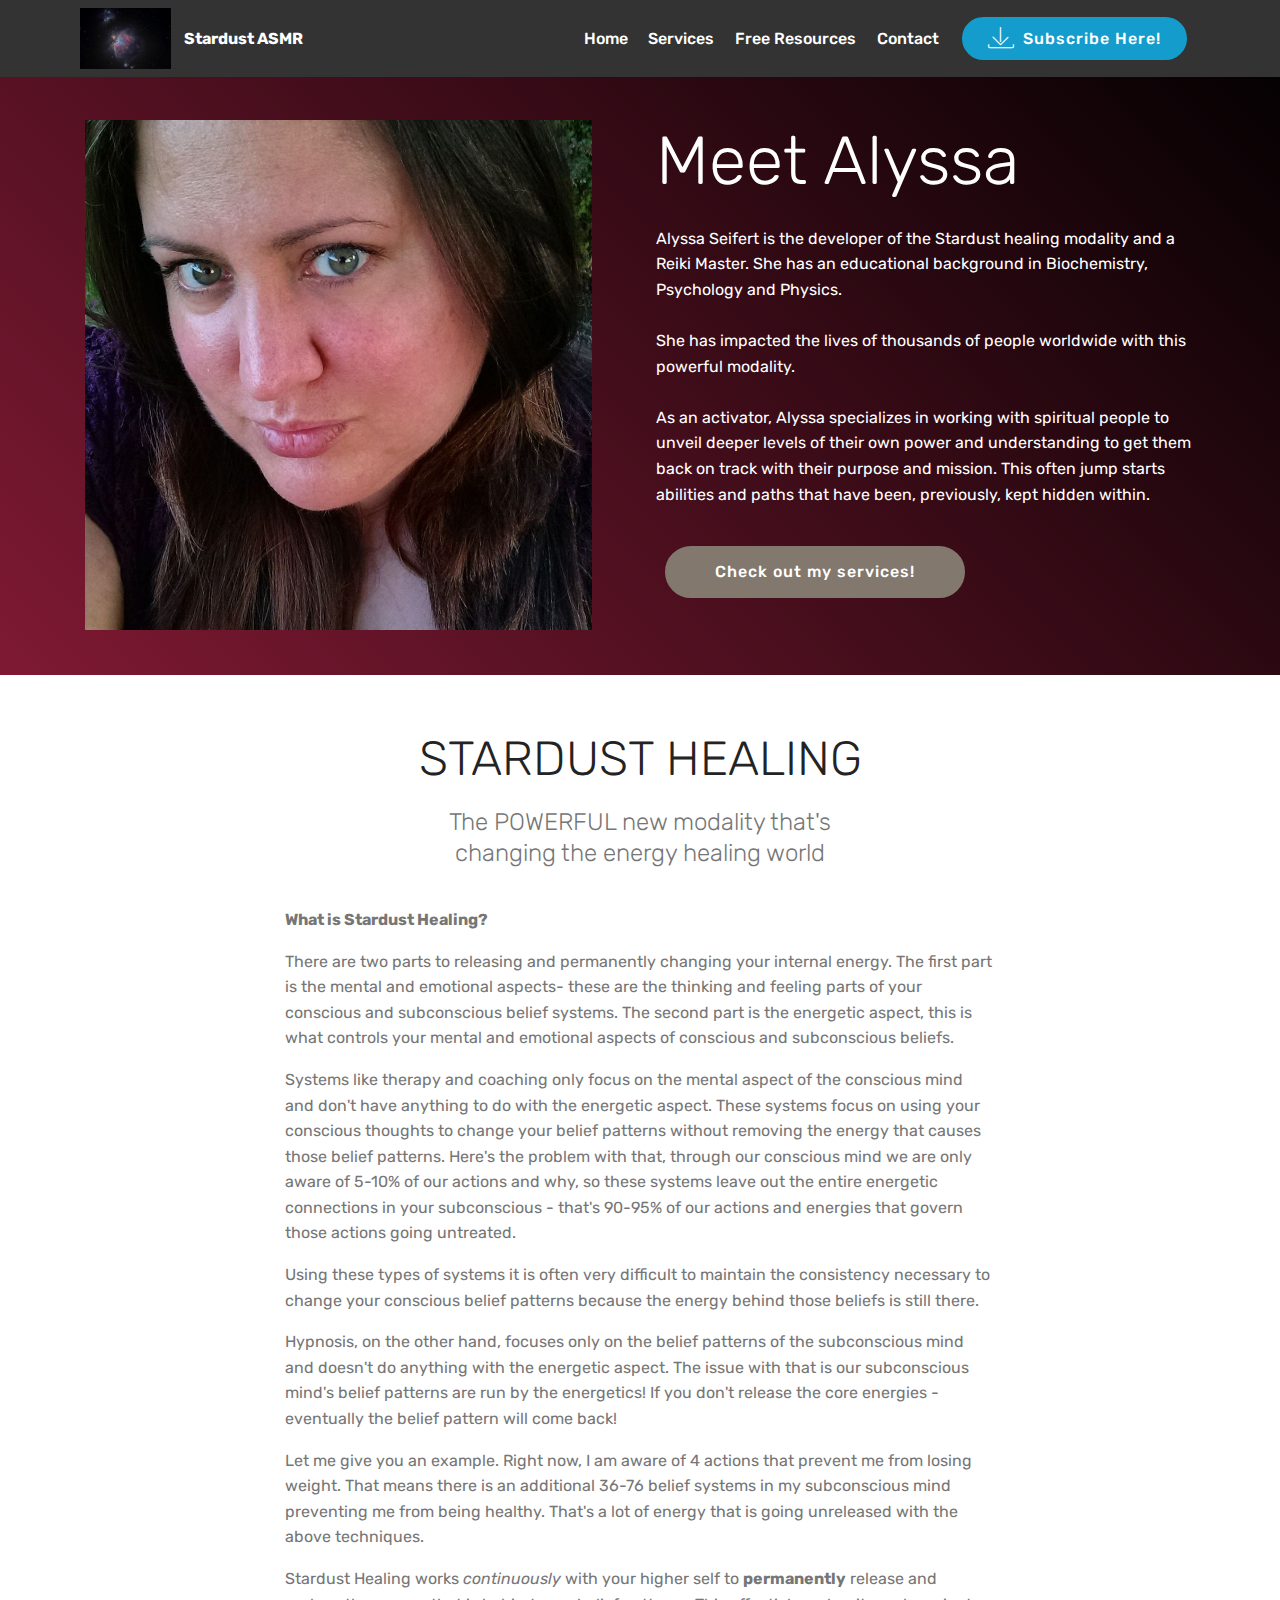
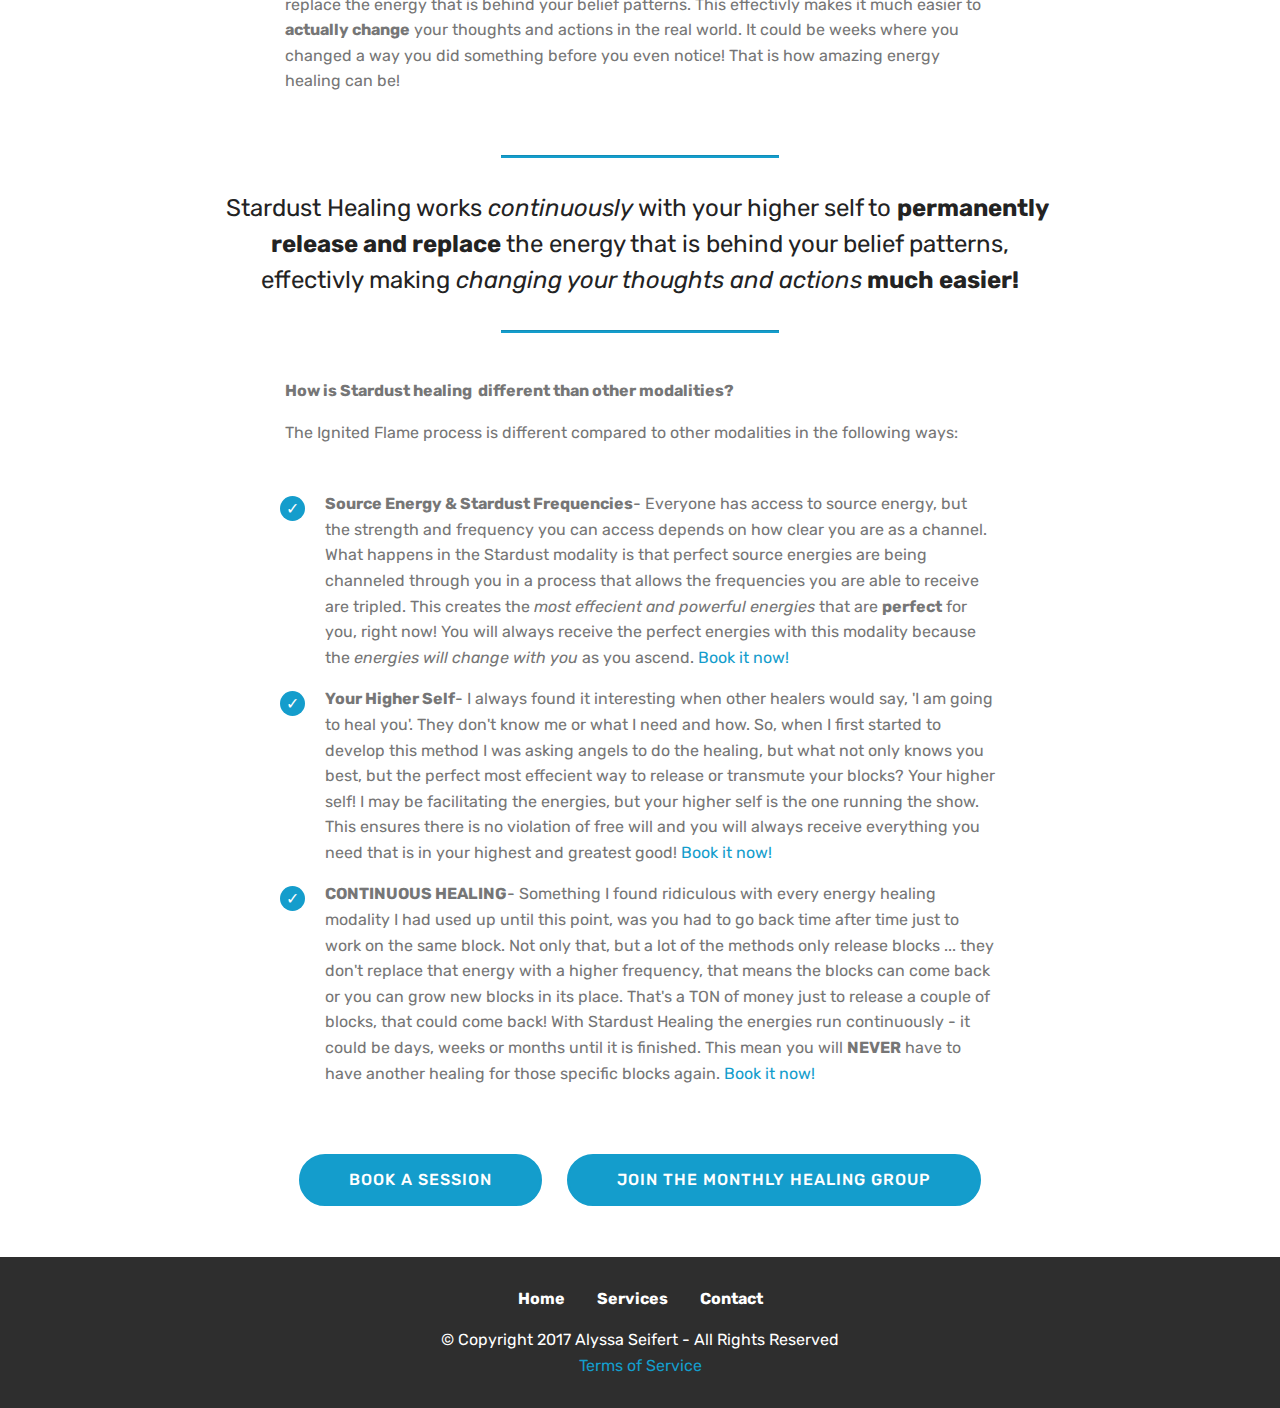
<file: meandignitedflame.html>
<!DOCTYPE html>
<html >
<head>
  <!-- Site made with Mobirise Website Builder v4.5.2, https://mobirise.com -->
  <meta charset="UTF-8">
  <meta http-equiv="X-UA-Compatible" content="IE=edge">
  <meta name="generator" content="Mobirise v4.5.2, mobirise.com">
  <meta name="viewport" content="width=device-width, initial-scale=1, minimum-scale=1">
  <link rel="shortcut icon" href="assets/images/mbr-13-1620x1080.jpg" type="image/x-icon">
  <meta name="description" content="Web Site Maker Description">
  <title>Me & the Ignited Flame</title>
  <link rel="stylesheet" href="assets/web/assets/mobirise-icons/mobirise-icons.css">
  <link rel="stylesheet" href="assets/tether/tether.min.css">
  <link rel="stylesheet" href="assets/bootstrap/css/bootstrap.min.css">
  <link rel="stylesheet" href="assets/bootstrap/css/bootstrap-grid.min.css">
  <link rel="stylesheet" href="assets/bootstrap/css/bootstrap-reboot.min.css">
  <link rel="stylesheet" href="assets/dropdown/css/style.css">
  <link rel="stylesheet" href="assets/socicon/css/styles.css">
  <link rel="stylesheet" href="assets/theme/css/style.css">
  <link rel="stylesheet" href="assets/mobirise/css/mbr-additional.css" type="text/css">
  
  
  
</head>
<body>

<!-- Google Analytics -->
<!-- Global site tag (gtag.js) - Google Analytics -->
<script async src="https://www.googletagmanager.com/gtag/js?id=UA-110961159-1"></script>
<script>
  window.dataLayer = window.dataLayer || [];
  function gtag(){dataLayer.push(arguments);}
  gtag('js', new Date());

  gtag('config', 'UA-110961159-1');
</script>
<!-- BEGIN PRIVY WIDGET CODE -->
<script type='text/javascript'> var _d_site = _d_site || 'F396AE278D8C73974FBA153E'; </script>
<script src='//widget.privy.com/assets/widget.js'></script>
<!-- END PRIVY WIDGET CODE -->
<!-- /Google Analytics -->


<section class="menu cid-qDvxLGKXZm" once="menu" id="menu1-33" data-rv-view="827">

    

    <nav class="navbar navbar-expand beta-menu navbar-dropdown align-items-center navbar-fixed-top navbar-toggleable-sm">
        <button class="navbar-toggler navbar-toggler-right" type="button" data-toggle="collapse" data-target="#navbarSupportedContent" aria-controls="navbarSupportedContent" aria-expanded="false" aria-label="Toggle navigation">
            <div class="hamburger">
                <span></span>
                <span></span>
                <span></span>
                <span></span>
            </div>
        </button>
        <div class="menu-logo">
            <div class="navbar-brand">
                <span class="navbar-logo">
                    <a href="index.html">
                         <img src="assets/images/mbr-14-1620x1080.jpg" alt="Mobirise" title="" media-simple="true" style="height: 3.8rem;">
                    </a>
                </span>
                <span class="navbar-caption-wrap"><a class="navbar-caption text-white display-4" href="index.html">Stardust ASMR</a></span>
            </div>
        </div>
        <div class="collapse navbar-collapse" id="navbarSupportedContent">
            <ul class="navbar-nav nav-dropdown" data-app-modern-menu="true"><li class="nav-item">
                    <a class="nav-link link text-white display-4" href="index.html">Home</a>
                </li><li class="nav-item dropdown open"><a class="nav-link link text-white display-4" href="services.html" aria-expanded="true">
                        Services</a></li><li class="nav-item"><a class="nav-link link text-white display-4" href="free.html">Free Resources</a></li>
                <li class="nav-item"><a class="nav-link link text-white display-4" href="contact.html">Contact</a></li></ul>
            <div class="navbar-buttons mbr-section-btn"><a class="btn btn-sm btn-primary display-4" href="http://eepurl.com/dc4CWr">
                    <span class="mbri-save mbr-iconfont mbr-iconfont-btn "></span>Subscribe Here!</a></div>
        </div>
    </nav>
</section>

<section class="engine"><a href="https://mobirise.co/e">website design software</a></section><section class="header3 cid-qDFi94MB31" id="header3-37" data-rv-view="829">

    

    

    <div class="container">
        <div class="media-container-row">
            <div class="mbr-figure" style="width: 100%;">
                <img src="assets/images/me-956x960.jpg" alt="Mobirise" title="" media-simple="true">
            </div>

            <div class="media-content">
                <h1 class="mbr-section-title mbr-white pb-3 mbr-fonts-style display-1">Meet Alyssa</h1>
                
                <div class="mbr-section-text mbr-white pb-3 ">
                    <p class="mbr-text mbr-fonts-style display-7">Alyssa Seifert is the developer of the Stardust healing modality and a Reiki Master. She has an educational background in Biochemistry, Psychology and Physics. 
<br>
<br>She has impacted the lives of thousands of people worldwide with this powerful modality. 
<br>
<br>As an activator, Alyssa specializes in working with spiritual people to unveil deeper levels of their own power and understanding to get them back on track with their purpose and mission. This often jump starts abilities and paths that have been, previously, kept hidden within.</p>
                </div>
                <div class="mbr-section-btn"><a class="btn btn-md btn-info display-4" href="services.html">Check out my services!</a></div>
            </div>
        </div>
    </div>

</section>

<section class="mbr-section content4 cid-qDFjoyNot9" id="content4-38" data-rv-view="832">

    

    <div class="container">
        <div class="media-container-row">
            <div class="title col-12 col-md-8">
                <h2 class="align-center pb-3 mbr-fonts-style display-2">STARDUST HEALING</h2>
                <h3 class="mbr-section-subtitle align-center mbr-light mbr-fonts-style display-5">The POWERFUL new modality that's <br>changing the energy healing world</h3>
                
            </div>
        </div>
    </div>
</section>

<section class="mbr-section article content1 cid-qDFjuIildm" id="content1-3a" data-rv-view="834">
    
     

    <div class="container">
        <div class="media-container-row">
            <div class="mbr-text col-12 col-md-8 mbr-fonts-style display-7"><p><strong>What is Stardust Healing?</strong></p><p><span style="font-size: 1rem;">There are two parts to releasing and permanently changing your internal energy. The first part is the mental and emotional aspects- these are the thinking and feeling parts of your conscious and subconscious belief systems. The second part is the energetic aspect, this is what controls your mental and emotional aspects of conscious and subconscious beliefs.&nbsp;</span></p><p>
<span style="font-size: 1rem;">Systems like therapy and coaching only focus on the mental aspect of the conscious mind and don't have anything to do with the energetic aspect. These systems focus on using your conscious thoughts to change your belief patterns without removing the energy that causes those belief patterns. Here's the problem with that, through our conscious mind we are only aware of 5-10% of our actions and why, so these systems leave out the entire energetic connections in your subconscious - that's 90-95% of our actions and energies that govern those actions going untreated. &nbsp;</span></p><p>
<span style="font-size: 1rem;">Using these types of systems it is often very difficult to maintain the consistency necessary to change your conscious belief patterns because the energy behind those beliefs is still there.&nbsp;</span></p><p>
<span style="font-size: 1rem;">Hypnosis, on the other hand, focuses only on the belief patterns of the subconscious mind and doesn't do anything with the energetic aspect. The issue with that is our subconscious mind's belief patterns are run by the energetics! If you don't release the core energies - eventually the belief pattern will come back!&nbsp;</span></p><p>
<span style="font-size: 1rem;">Let me give you an example. Right now, I am aware of 4 actions that prevent me from losing weight. That means there is an additional 36-76 belief systems in my subconscious mind preventing me from being healthy. That's a lot of energy that is going unreleased with the above techniques.</span></p><p><span style="font-size: 1rem;">Stardust Healing works <em>continuously</em>&nbsp;with your higher self to <strong>permanently</strong> release and replace the energy that is behind your belief patterns. This effectivly makes it much easier to <strong>actually change</strong> your thoughts and actions in the real world. It could be weeks where you changed a way you did something before you even notice! That is how amazing energy healing can be!</span></p></div>
        </div>
    </div>
</section>

<section class="mbr-section article content9 cid-qDFjrZnl3i" id="content9-39" data-rv-view="835">
    
     

    <div class="container">
        <div class="inner-container" style="width: 100%;">
            <hr class="line" style="width: 25%;">
            <div class="section-text align-center mbr-fonts-style display-5">Stardust Healing works <em>continuously</em> with your higher self to <strong>permanently</strong>&nbsp;<br><strong>release and replace</strong> the energy that is behind your belief patterns, <br>effectivly making <em>changing your thoughts and actions</em><strong> much easier!</strong></div>
            <hr class="line" style="width: 25%;">
        </div>
        </div>
</section>

<section class="mbr-section article content1 cid-qDFjvzKPK5" id="content1-3b" data-rv-view="837">
    
     

    <div class="container">
        <div class="media-container-row">
            <div class="mbr-text col-12 col-md-8 mbr-fonts-style display-7"><p><strong>How is Stardust healing &nbsp;different than other modalities?</strong></p><p>The Ignited Flame process is different compared to other modalities in the following ways:</p></div>
        </div>
    </div>
</section>

<section class="mbr-section article content12 cid-qDFjyaOSqG" id="content12-3d" data-rv-view="838">
     

    <div class="container">
        <div class="media-container-row">
            <div class="mbr-text counter-container col-12 col-md-8 mbr-fonts-style display-7">
                <ul>
                    <li><strong>Source Energy &amp; Stardust Frequencies</strong>- Everyone has access to source energy, but the strength and frequency you can access depends on how clear you are as a channel. What happens in the Stardust modality is that perfect source energies are being channeled through you in a process that allows the frequencies you are able to receive are tripled. This creates the <em>most effecient and powerful energies</em> that are <strong>perfect</strong> for you, right now! You will always receive the perfect energies with this modality because the <em>energies will change with you</em> as you ascend. <a href="https://www.paypal.com/cgi-bin/webscr?cmd=_s-xclick&hosted_button_id=T4GZ5SRYQZH3U">Book it&nbsp;now!</a></li>
                    <li><strong>Your Higher Self</strong>- I always found it interesting when other healers would say, 'I am going to heal you'. They don't know me or what I need and how. So, when I first started to develop this method I was asking angels to do the healing, but what not only knows you best, but the perfect most effecient way to release or transmute your blocks? Your higher self! I may be facilitating the energies, but your higher self is the one running the show. This ensures there is no violation of free will and you will always receive everything you need that is in your highest and greatest good! <a href="https://www.paypal.com/cgi-bin/webscr?cmd=_s-xclick&hosted_button_id=T4GZ5SRYQZH3U">Book it now!</a></li>
                    <li><strong>CONTINUOUS HEALING</strong>- Something I found ridiculous with every energy healing modality I had used up until this point, was you had to go back time after time just to work on the same block. Not only that, but a lot of the methods only release blocks ... they don't replace that energy with a higher frequency, that means the blocks can come back or you can grow new blocks in its place. That's a TON of money just to release a couple of blocks, that could come back! With Stardust Healing the energies run continuously - it could be days, weeks or months until it is finished. This mean you will <strong>NEVER</strong> have to have another healing for those specific blocks again. <a href="https://www.paypal.com/cgi-bin/webscr?cmd=_s-xclick&hosted_button_id=T4GZ5SRYQZH3U">Book it now!</a></li>
                </ul>
            </div>
        </div>
    </div>
</section>

<section class="mbr-section content8 cid-qDJGdJx9cq" id="content8-3h" data-rv-view="839">

    

    <div class="container">
        <div class="media-container-row title">
            <div class="col-12 col-md-8">
                <div class="mbr-section-btn align-center"><a class="btn btn-primary display-4" href="https://www.paypal.com/cgi-bin/webscr?cmd=_s-xclick&hosted_button_id=T4GZ5SRYQZH3U">BOOK A SESSION</a> <a class="btn btn-primary display-4" href="https://www.paypal.com/cgi-bin/webscr?cmd=_s-xclick&hosted_button_id=93F5BYPT468LE">JOIN THE MONTHLY HEALING GROUP</a></div>
            </div>
        </div>
    </div>
</section>

<section once="" class="cid-qEiAsaxnHh" id="footer7-43" data-rv-view="840">

    

    

    <div class="container">
        <div class="media-container-row align-center mbr-white">
            <div class="row row-links">
                <ul class="foot-menu">
                    
                    
                    
                    
                    
                <li class="foot-menu-item mbr-fonts-style display-7"><a class="text-white mbr-bold" href="index.html" target="_blank">Home</a></li><li class="foot-menu-item mbr-fonts-style display-7">
                        <a class="text-white mbr-bold" href="services.html" target="_blank">Services</a></li><li class="foot-menu-item mbr-fonts-style display-7"><a class="text-white mbr-bold" href="contact.html" target="_blank">Contact</a></li></ul>
            </div>
            
            <div class="row row-copirayt">
                <p class="mbr-text mb-0 mbr-fonts-style mbr-white align-center display-7">© Copyright 2017 Alyssa Seifert - All Rights Reserved<br><a href="termsofservice.html">Terms of Service</a></p>
            </div>
        </div>
    </div>
</section>


  <script src="assets/web/assets/jquery/jquery.min.js"></script>
  <script src="assets/popper/popper.min.js"></script>
  <script src="assets/tether/tether.min.js"></script>
  <script src="assets/bootstrap/js/bootstrap.min.js"></script>
  <script src="assets/smoothscroll/smooth-scroll.js"></script>
  <script src="assets/dropdown/js/script.min.js"></script>
  <script src="assets/touchswipe/jquery.touch-swipe.min.js"></script>
  <script src="assets/theme/js/script.js"></script>
  
  
</body>
</html>
</file>
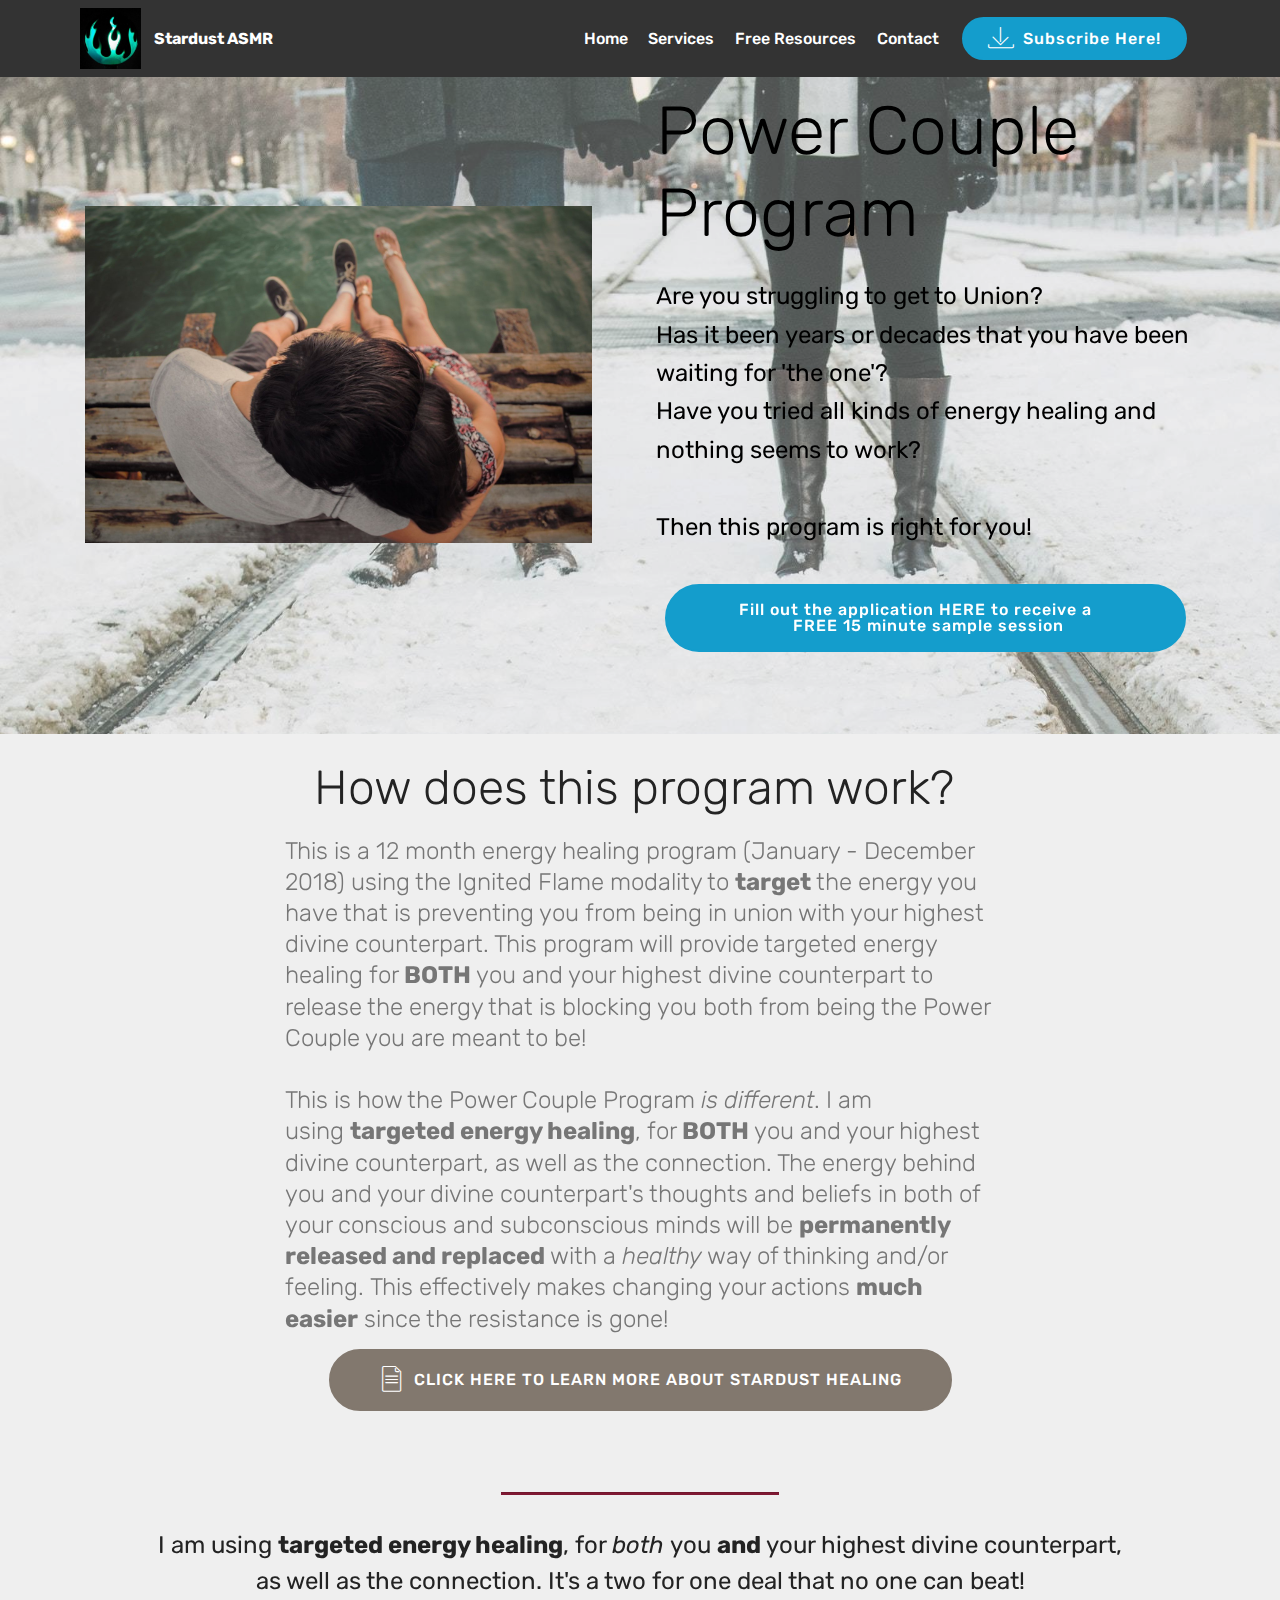
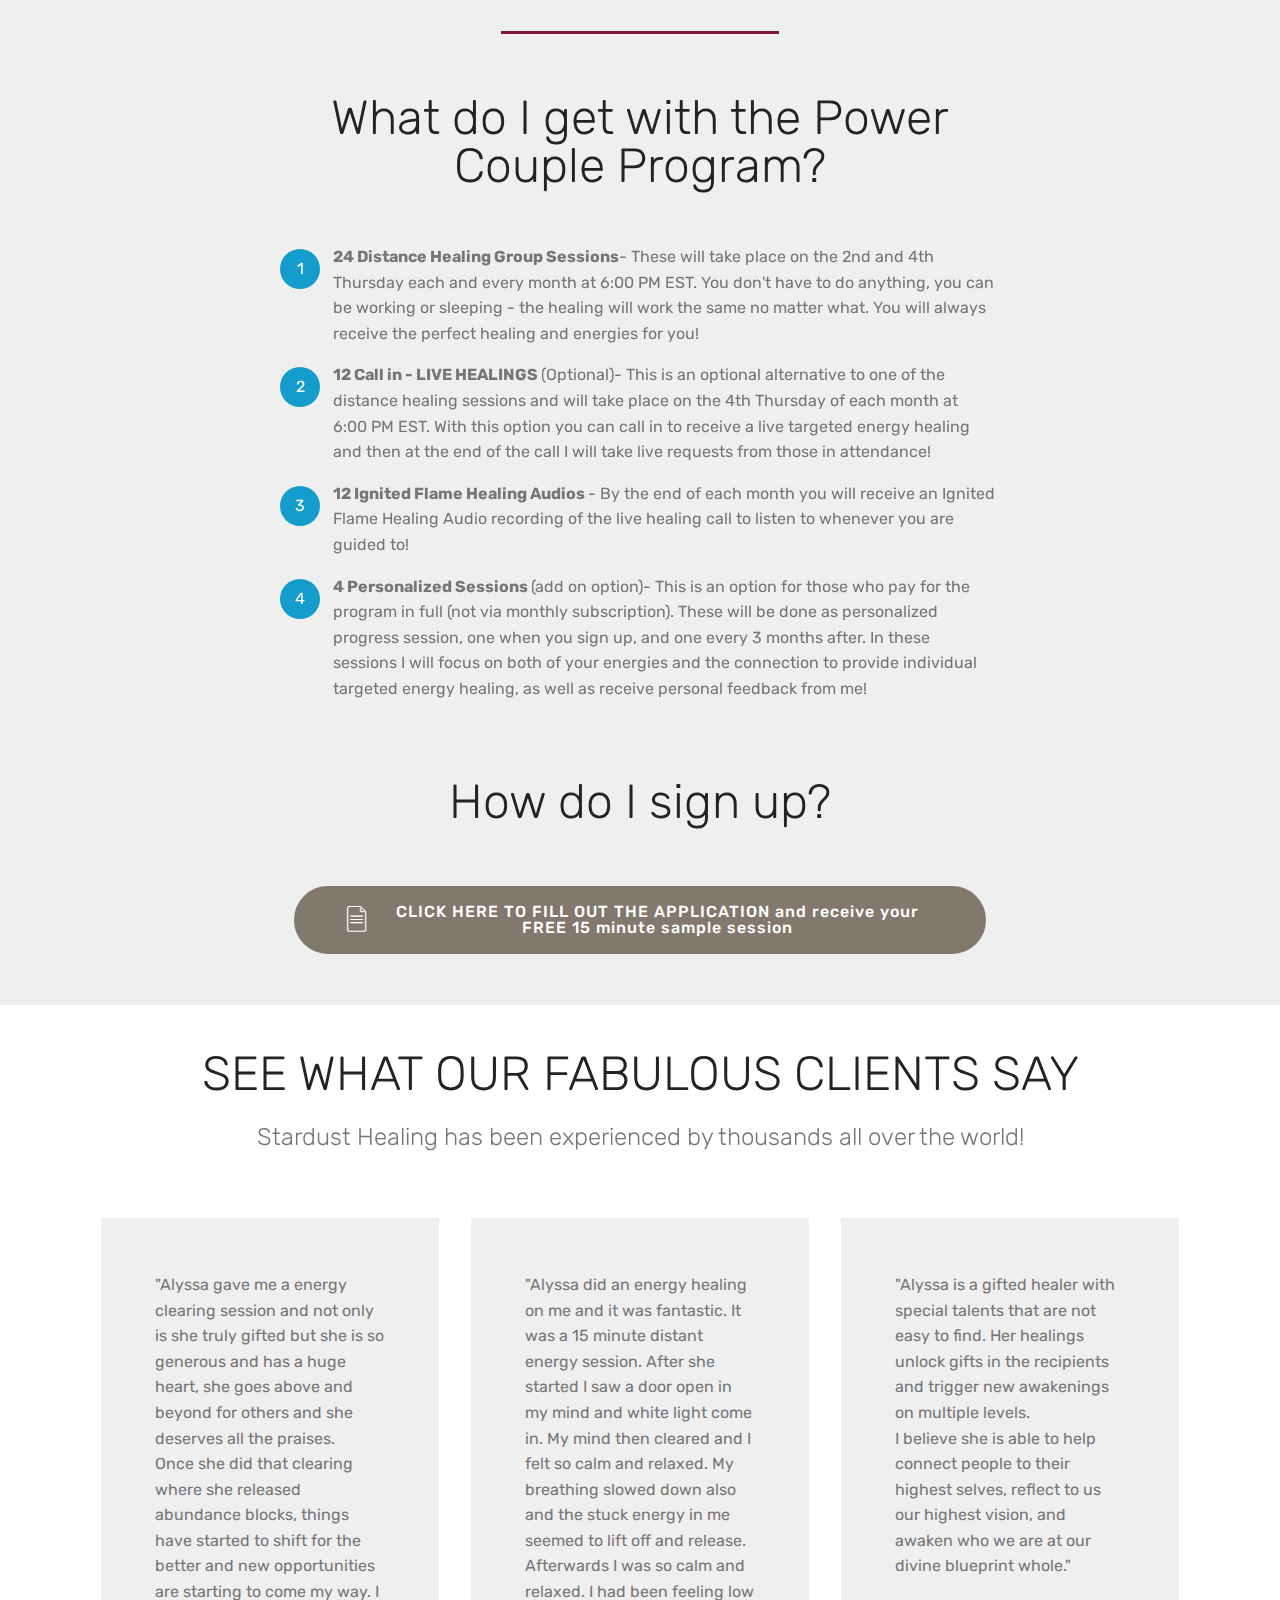
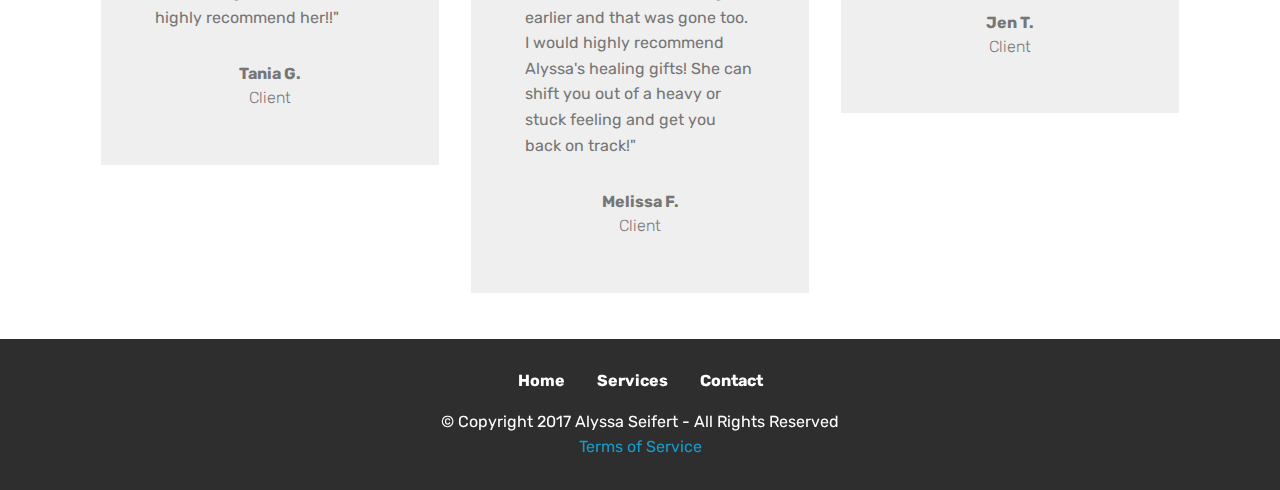
<file: powercouple.html>
<!DOCTYPE html>
<html >
<head>
  <!-- Site made with Mobirise Website Builder v4.5.2, https://mobirise.com -->
  <meta charset="UTF-8">
  <meta http-equiv="X-UA-Compatible" content="IE=edge">
  <meta name="generator" content="Mobirise v4.5.2, mobirise.com">
  <meta name="viewport" content="width=device-width, initial-scale=1, minimum-scale=1">
  <link rel="shortcut icon" href="assets/images/mbr-13-1620x1080.jpg" type="image/x-icon">
  <meta name="description" content="">
  <title>Power Couple Program</title>
  <link rel="stylesheet" href="assets/web/assets/mobirise-icons/mobirise-icons.css">
  <link rel="stylesheet" href="assets/tether/tether.min.css">
  <link rel="stylesheet" href="assets/bootstrap/css/bootstrap.min.css">
  <link rel="stylesheet" href="assets/bootstrap/css/bootstrap-grid.min.css">
  <link rel="stylesheet" href="assets/bootstrap/css/bootstrap-reboot.min.css">
  <link rel="stylesheet" href="assets/socicon/css/styles.css">
  <link rel="stylesheet" href="assets/dropdown/css/style.css">
  <link rel="stylesheet" href="assets/theme/css/style.css">
  <link rel="stylesheet" href="assets/mobirise/css/mbr-additional.css" type="text/css">
  
  
  
</head>
<body>

<!-- Google Analytics -->
<!-- Global site tag (gtag.js) - Google Analytics -->
<script async src="https://www.googletagmanager.com/gtag/js?id=UA-110961159-1"></script>
<script>
  window.dataLayer = window.dataLayer || [];
  function gtag(){dataLayer.push(arguments);}
  gtag('js', new Date());

  gtag('config', 'UA-110961159-1');
</script>
<!-- BEGIN PRIVY WIDGET CODE -->
<script type='text/javascript'> var _d_site = _d_site || 'F396AE278D8C73974FBA153E'; </script>
<script src='//widget.privy.com/assets/widget.js'></script>
<!-- END PRIVY WIDGET CODE -->
<!-- /Google Analytics -->


<section class="menu cid-qEhToCGBD9" once="menu" id="menu1-3j" data-rv-view="853">

    

    <nav class="navbar navbar-expand beta-menu navbar-dropdown align-items-center navbar-fixed-top navbar-toggleable-sm">
        <button class="navbar-toggler navbar-toggler-right" type="button" data-toggle="collapse" data-target="#navbarSupportedContent" aria-controls="navbarSupportedContent" aria-expanded="false" aria-label="Toggle navigation">
            <div class="hamburger">
                <span></span>
                <span></span>
                <span></span>
                <span></span>
            </div>
        </button>
        <div class="menu-logo">
            <div class="navbar-brand">
                <span class="navbar-logo">
                    <a href="index.html">
                         <img src="assets/images/flame-420x420.jpg" alt="Mobirise" title="" media-simple="true" style="height: 3.8rem;">
                    </a>
                </span>
                <span class="navbar-caption-wrap"><a class="navbar-caption text-white display-4" href="index.html">Stardust ASMR</a></span>
            </div>
        </div>
        <div class="collapse navbar-collapse" id="navbarSupportedContent">
            <ul class="navbar-nav nav-dropdown" data-app-modern-menu="true"><li class="nav-item">
                    <a class="nav-link link text-white display-4" href="index.html">Home</a>
                </li><li class="nav-item dropdown open"><a class="nav-link link text-white display-4" href="services.html" aria-expanded="true">
                        Services</a></li><li class="nav-item"><a class="nav-link link text-white display-4" href="free.html">Free Resources</a></li>
                <li class="nav-item"><a class="nav-link link text-white display-4" href="contact.html">Contact</a></li></ul>
            <div class="navbar-buttons mbr-section-btn"><a class="btn btn-sm btn-primary display-4" href="http://eepurl.com/dc4CWr">
                    <span class="mbri-save mbr-iconfont mbr-iconfont-btn "></span>Subscribe Here!</a></div>
        </div>
    </nav>
</section>

<section class="engine"><a href="https://mobirise.co/h">make your own website for free</a></section><section class="header3 cid-qEhToDspUQ mbr-parallax-background" id="header3-3k" data-rv-view="855">

    

    <div class="mbr-overlay" style="opacity: 0.3; background-color: rgb(255, 255, 255);">
    </div>

    <div class="container">
        <div class="media-container-row">
            <div class="mbr-figure" style="width: 100%;">
                <img src="assets/images/mbr-1624x1080.jpg" alt="Mobirise" title="" media-simple="true">
            </div>

            <div class="media-content">
                <h1 class="mbr-section-title mbr-white pb-3 mbr-fonts-style display-1">Power Couple Program</h1>
                
                <div class="mbr-section-text mbr-white pb-3 ">
                    <p class="mbr-text mbr-fonts-style display-5">Are you struggling to get to Union?<br>Has it been years or decades that you have been waiting for 'the one'?<br>Have you tried all kinds of energy healing and nothing seems to work?<br><br>Then this program is right for you!<br></p>
                </div>
                <div class="mbr-section-btn"><a class="btn btn-md btn-primary display-4" href="https://ignitetheflame.as.me/?appointmentType=4257273">Fill out the application HERE to receive a &nbsp; &nbsp; &nbsp;FREE 15 minute sample session</a></div>
            </div>
        </div>
    </div>

</section>

<section class="mbr-section content4 cid-qEhToGSM6y" id="content4-3o" data-rv-view="858">

    

    <div class="container">
        <div class="media-container-row">
            <div class="title col-12 col-md-8">
                <h2 class="align-center pb-3 mbr-fonts-style display-2">How does this program work?&nbsp;</h2>
                <h3 class="mbr-section-subtitle align-center mbr-light mbr-fonts-style display-5">This is a 12 month energy healing program (January - December 2018) using the Ignited Flame modality to <strong>target </strong>the energy you have that is preventing you from being in union with your highest divine counterpart. This program will provide targeted energy healing for <strong>BOTH</strong> you and your highest divine counterpart to release the energy that is blocking you both from being the Power Couple you are meant to be!&nbsp;<br><br>This is how the Power Couple Program <em>is different</em>. I am using&nbsp;<strong>targeted energy healing</strong>, for <strong>BOTH</strong> you and your highest divine counterpart, as well as the connection. The energy behind you and your divine counterpart's thoughts and beliefs in both of your conscious and subconscious minds will be <strong>permanently released and replaced </strong>with a <em>healthy </em>way of thinking and/or feeling.&nbsp;This effectively makes changing your actions <strong>much easier</strong> since the resistance is gone!</h3>
                
            </div>
        </div>
    </div>
</section>

<section class="mbr-section content8 cid-qEhToHDxNm" id="content8-3p" data-rv-view="860">

    

    <div class="container">
        <div class="media-container-row title">
            <div class="col-12 col-md-8">
                <div class="mbr-section-btn align-center"><a class="btn btn-info display-4" href="meandignitedflame.html"><span class="mbri-file mbr-iconfont mbr-iconfont-btn"></span>CLICK HERE TO LEARN MORE ABOUT STARDUST HEALING</a></div>
            </div>
        </div>
    </div>
</section>

<section class="mbr-section article content9 cid-qEirHUqR3O" id="content9-3w" data-rv-view="861">
    
     

    <div class="container">
        <div class="inner-container" style="width: 100%;">
            <hr class="line" style="width: 25%;">
            <div class="section-text align-center mbr-fonts-style display-5">I am using <strong>targeted energy healing</strong>, for <em>both&nbsp;</em>you <strong>and</strong> your highest divine counterpart, <br>as well as the connection. It's a two for one deal that no one can beat!</div>
            <hr class="line" style="width: 25%;">
        </div>
        </div>
</section>

<section class="mbr-section content4 cid-qEhToIby7a" id="content4-3q" data-rv-view="863">

    

    <div class="container">
        <div class="media-container-row">
            <div class="title col-12 col-md-8">
                <h2 class="align-center pb-3 mbr-fonts-style display-2">What do I get with the Power Couple Program?</h2>
                <h3 class="mbr-section-subtitle align-center mbr-light mbr-fonts-style display-5"></h3>
                
            </div>
        </div>
    </div>
</section>

<section class="mbr-section article content11 cid-qEhToIXUSS" id="content11-3r" data-rv-view="865">
     

    <div class="container">
        <div class="media-container-row">
            <div class="mbr-text counter-container col-12 col-md-8 mbr-fonts-style display-7">
                <ol>
                    <li><strong>24 Distance Healing Group Sessions</strong>- These will take place on the 2nd and 4th Thursday each and every month at 6:00 PM EST. You don't have to do anything, you can be working or sleeping - the healing will work the same no matter what. You will always receive the perfect healing and energies for you!&nbsp;</li>
                    <li><strong>12 Call in - LIVE HEALINGS </strong>(Optional)- This is an optional alternative to one of the distance healing sessions and will take place on the 4th Thursday of each month at 6:00 PM EST. With this option you can call in to receive a live targeted energy healing and then at the end of the call I will take live requests from those in attendance!&nbsp;</li>
                    <li><strong>12 Ignited Flame Healing Audios&nbsp;</strong>- By the end of each month you will receive an Ignited Flame Healing Audio recording of the live healing call to listen to whenever you are guided to! &nbsp;&nbsp;</li><li><strong>4 Personalized Sessions </strong>(add on option)- This is an option for those who pay for the program in full (not via monthly subscription). These will be done as personalized progress session, one when you sign up, and one every 3 months after. In these sessions I will focus on both of your energies and the connection to provide individual targeted energy healing, as well as receive personal feedback from me!</li>
                </ol>
            </div>
        </div>
    </div>
</section>

<section class="mbr-section content4 cid-qEhToJGgG4" id="content4-3s" data-rv-view="866">

    

    <div class="container">
        <div class="media-container-row">
            <div class="title col-12 col-md-8">
                <h2 class="align-center pb-3 mbr-fonts-style display-2">How do I sign up?</h2>
                <h3 class="mbr-section-subtitle align-center mbr-light mbr-fonts-style display-5"></h3>
                
            </div>
        </div>
    </div>
</section>

<section class="mbr-section content8 cid-qEhToKEmxp" id="content8-3t" data-rv-view="868">

    

    <div class="container">
        <div class="media-container-row title">
            <div class="col-12 col-md-8">
                <div class="mbr-section-btn align-center"><a class="btn btn-info display-4" href="https://ignitetheflame.as.me/?appoinhttps://ignitetheflame.as.me/?appointmentType=4257273tmentType=4257273"><span class="mbri-file mbr-iconfont mbr-iconfont-btn"></span>CLICK HERE TO FILL OUT THE APPLICATION and receive your FREE 15 minute sample session</a></div>
            </div>
        </div>
    </div>
</section>

<section class="testimonials1 cid-qEhToLflmA" id="testimonials1-3u" data-rv-view="869">

    

    
    <div class="container">
        <div class="media-container-row">
            <div class="title col-12 align-center">
                <h2 class="pb-3 mbr-fonts-style display-2">SEE WHAT OUR FABULOUS CLIENTS SAY</h2>
                <h3 class="mbr-section-subtitle mbr-light pb-3 mbr-fonts-style display-5">Stardust Healing has been experienced by thousands all over the world!</h3>
            </div>
        </div>
    </div>

    <div class="container pt-3 mt-2">
        <div class="media-container-row">
            <div class="mbr-testimonial p-3 align-center col-12 col-md-6 col-lg-4">
                <div class="panel-item p-3">
                    <div class="card-block">
                        
                        <p class="mbr-text mbr-fonts-style display-7">"Alyssa gave me a energy clearing session and not only is she truly gifted but she is so generous and has a huge heart, she goes above and beyond for others and she deserves all the praises. 
<br>Once she did that clearing where she released abundance blocks, things have started to shift for the better and new opportunities are starting to come my way. I highly recommend her!!"<br></p>
                    </div>
                    <div class="card-footer">
                        <div class="mbr-author-name mbr-bold mbr-fonts-style display-7">Tania G.</div>
                        <small class="mbr-author-desc mbr-italic mbr-light mbr-fonts-style display-7">Client</small>
                    </div>
                </div>
            </div>

            <div class="mbr-testimonial p-3 align-center col-12 col-md-6 col-lg-4">
                <div class="panel-item p-3">
                    <div class="card-block">
                        
                        <p class="mbr-text mbr-fonts-style display-7">"Alyssa did an energy healing on me and it was fantastic. It was a 15 minute distant energy session. After she started I saw a door open in my mind and white light come in. My mind then cleared and I felt so calm and relaxed. My breathing slowed down also and the stuck energy in me seemed to lift off and release. Afterwards I was so calm and relaxed. I had been feeling low earlier and that was gone too. I would highly recommend Alyssa's healing gifts! She can shift you out of a heavy or stuck feeling and get you back on track!"<br></p>
                    </div>
                    <div class="card-footer">
                        <div class="mbr-author-name mbr-bold mbr-fonts-style display-7">Melissa F.</div>
                        <small class="mbr-author-desc mbr-italic mbr-light mbr-fonts-style display-7">Client</small>
                    </div>
                </div>
            </div>

            <div class="mbr-testimonial p-3 align-center col-12 col-md-6 col-lg-4">
                <div class="panel-item p-3">
                    <div class="card-block">
                        
                        <p class="mbr-text mbr-fonts-style display-7">"Alyssa is a gifted healer with special talents that are not easy to find. Her healings unlock gifts in the recipients and trigger new awakenings on multiple levels.
<br>I believe she is able to help connect people to their highest selves, reflect to us our highest vision, and awaken who we are at our divine blueprint whole."<br></p>
                    </div>
                    <div class="card-footer">
                        <div class="mbr-author-name mbr-bold mbr-fonts-style display-7">Jen T.</div>
                        <small class="mbr-author-desc mbr-italic mbr-light mbr-fonts-style display-7">Client</small>
                    </div>
                </div>
            </div>

            

            

            
        </div>
    </div>   
</section>

<section once="" class="cid-qEiA89mkef" id="footer7-3z" data-rv-view="872">

    

    

    <div class="container">
        <div class="media-container-row align-center mbr-white">
            <div class="row row-links">
                <ul class="foot-menu">
                    
                    
                    
                    
                    
                <li class="foot-menu-item mbr-fonts-style display-7"><a class="text-white mbr-bold" href="index.html" target="_blank">Home</a></li><li class="foot-menu-item mbr-fonts-style display-7">
                        <a class="text-white mbr-bold" href="services.html" target="_blank">Services</a></li><li class="foot-menu-item mbr-fonts-style display-7"><a class="text-white mbr-bold" href="contact.html" target="_blank">Contact</a></li></ul>
            </div>
            
            <div class="row row-copirayt">
                <p class="mbr-text mb-0 mbr-fonts-style mbr-white align-center display-7">© Copyright 2017 Alyssa Seifert - All Rights Reserved<br><a href="termsofservice.html">Terms of Service</a></p>
            </div>
        </div>
    </div>
</section>


  <script src="assets/web/assets/jquery/jquery.min.js"></script>
  <script src="assets/popper/popper.min.js"></script>
  <script src="assets/tether/tether.min.js"></script>
  <script src="assets/bootstrap/js/bootstrap.min.js"></script>
  <script src="assets/dropdown/js/script.min.js"></script>
  <script src="assets/touchswipe/jquery.touch-swipe.min.js"></script>
  <script src="assets/parallax/jarallax.min.js"></script>
  <script src="assets/smoothscroll/smooth-scroll.js"></script>
  <script src="assets/theme/js/script.js"></script>
  
  
</body>
</html>
</file>
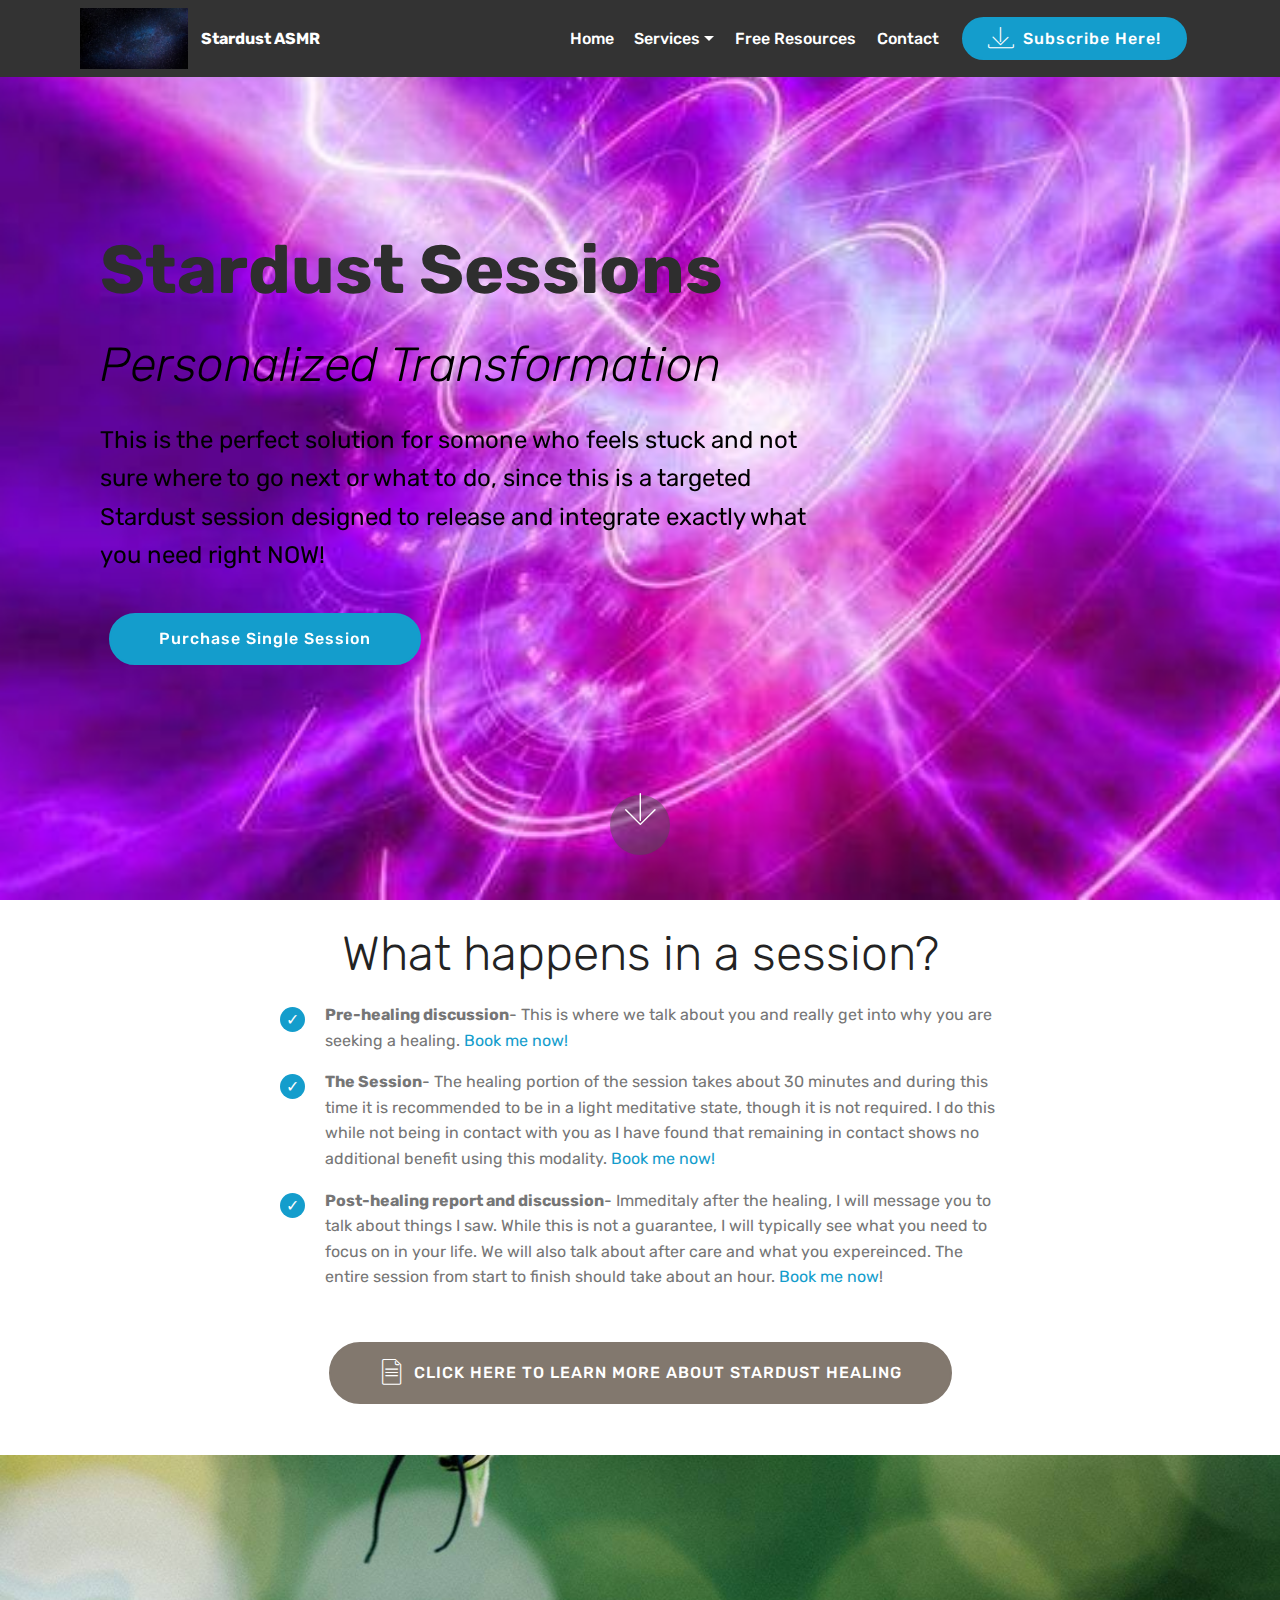
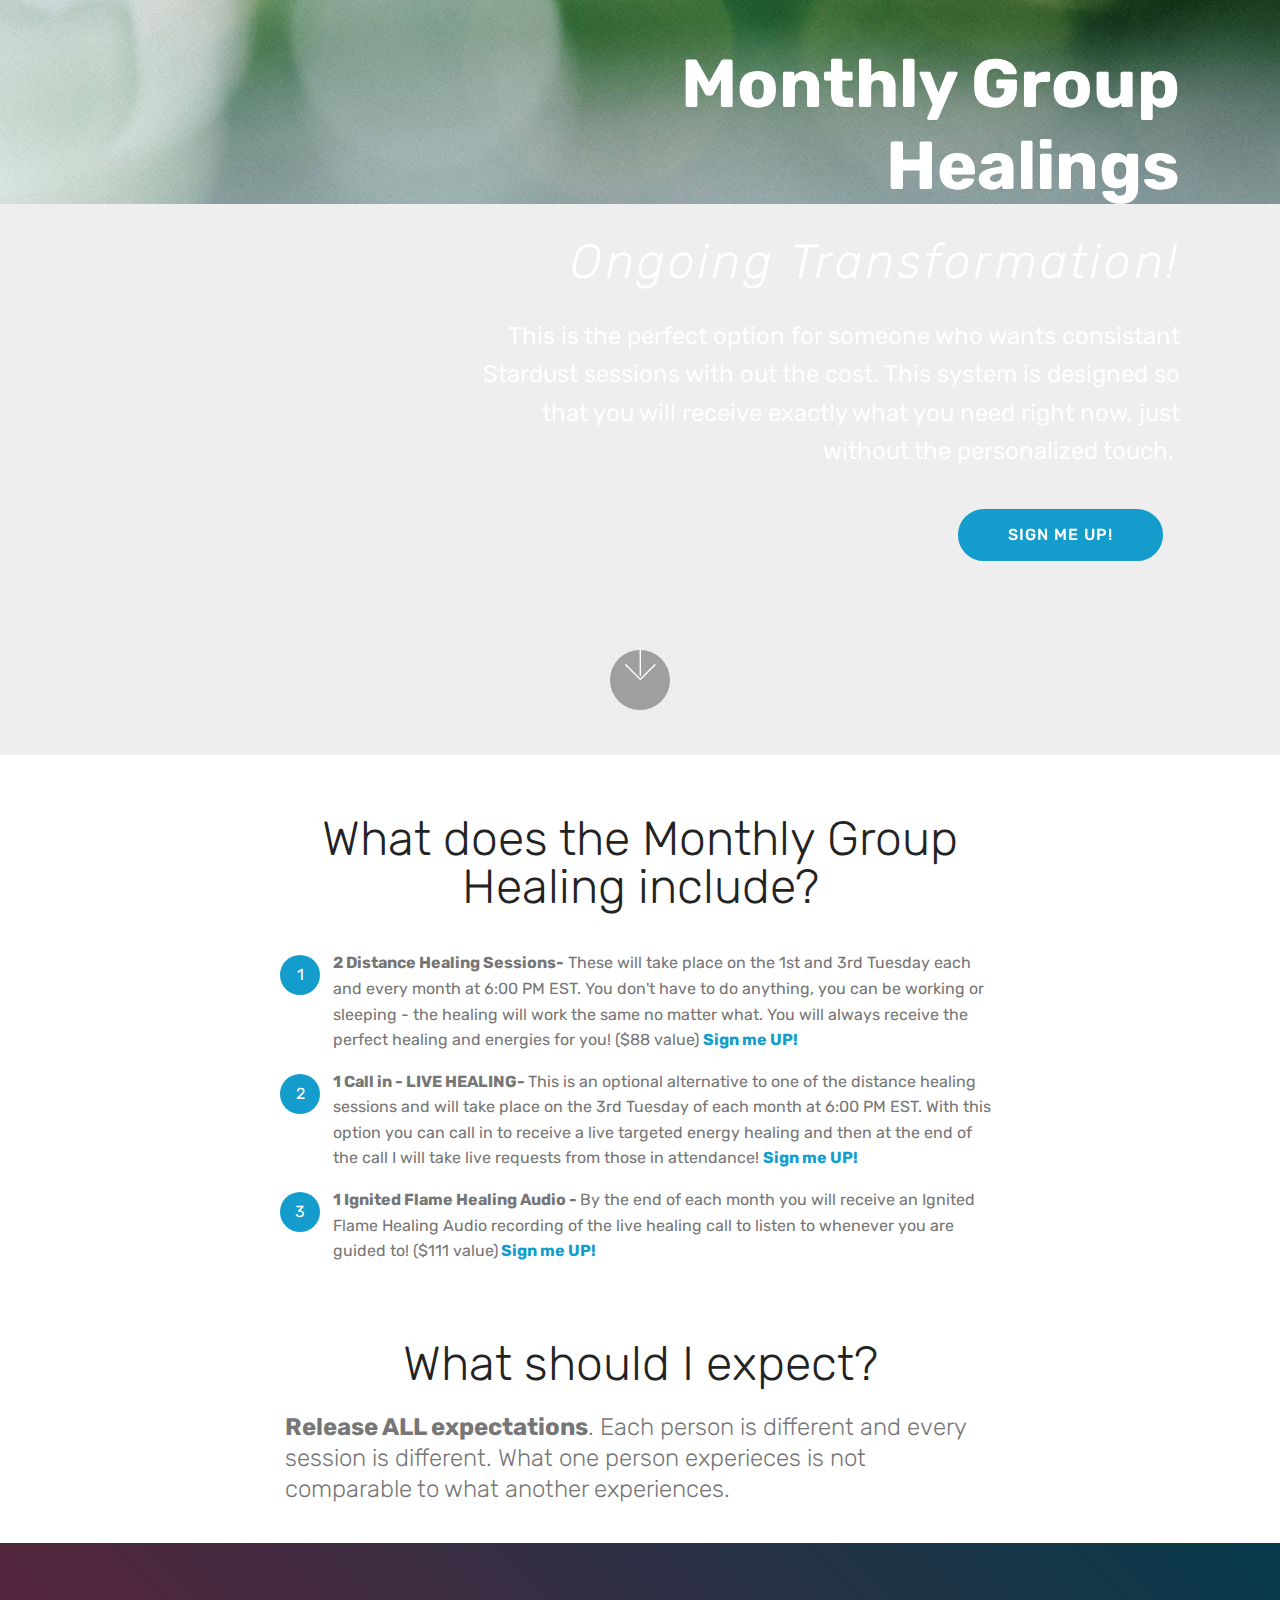
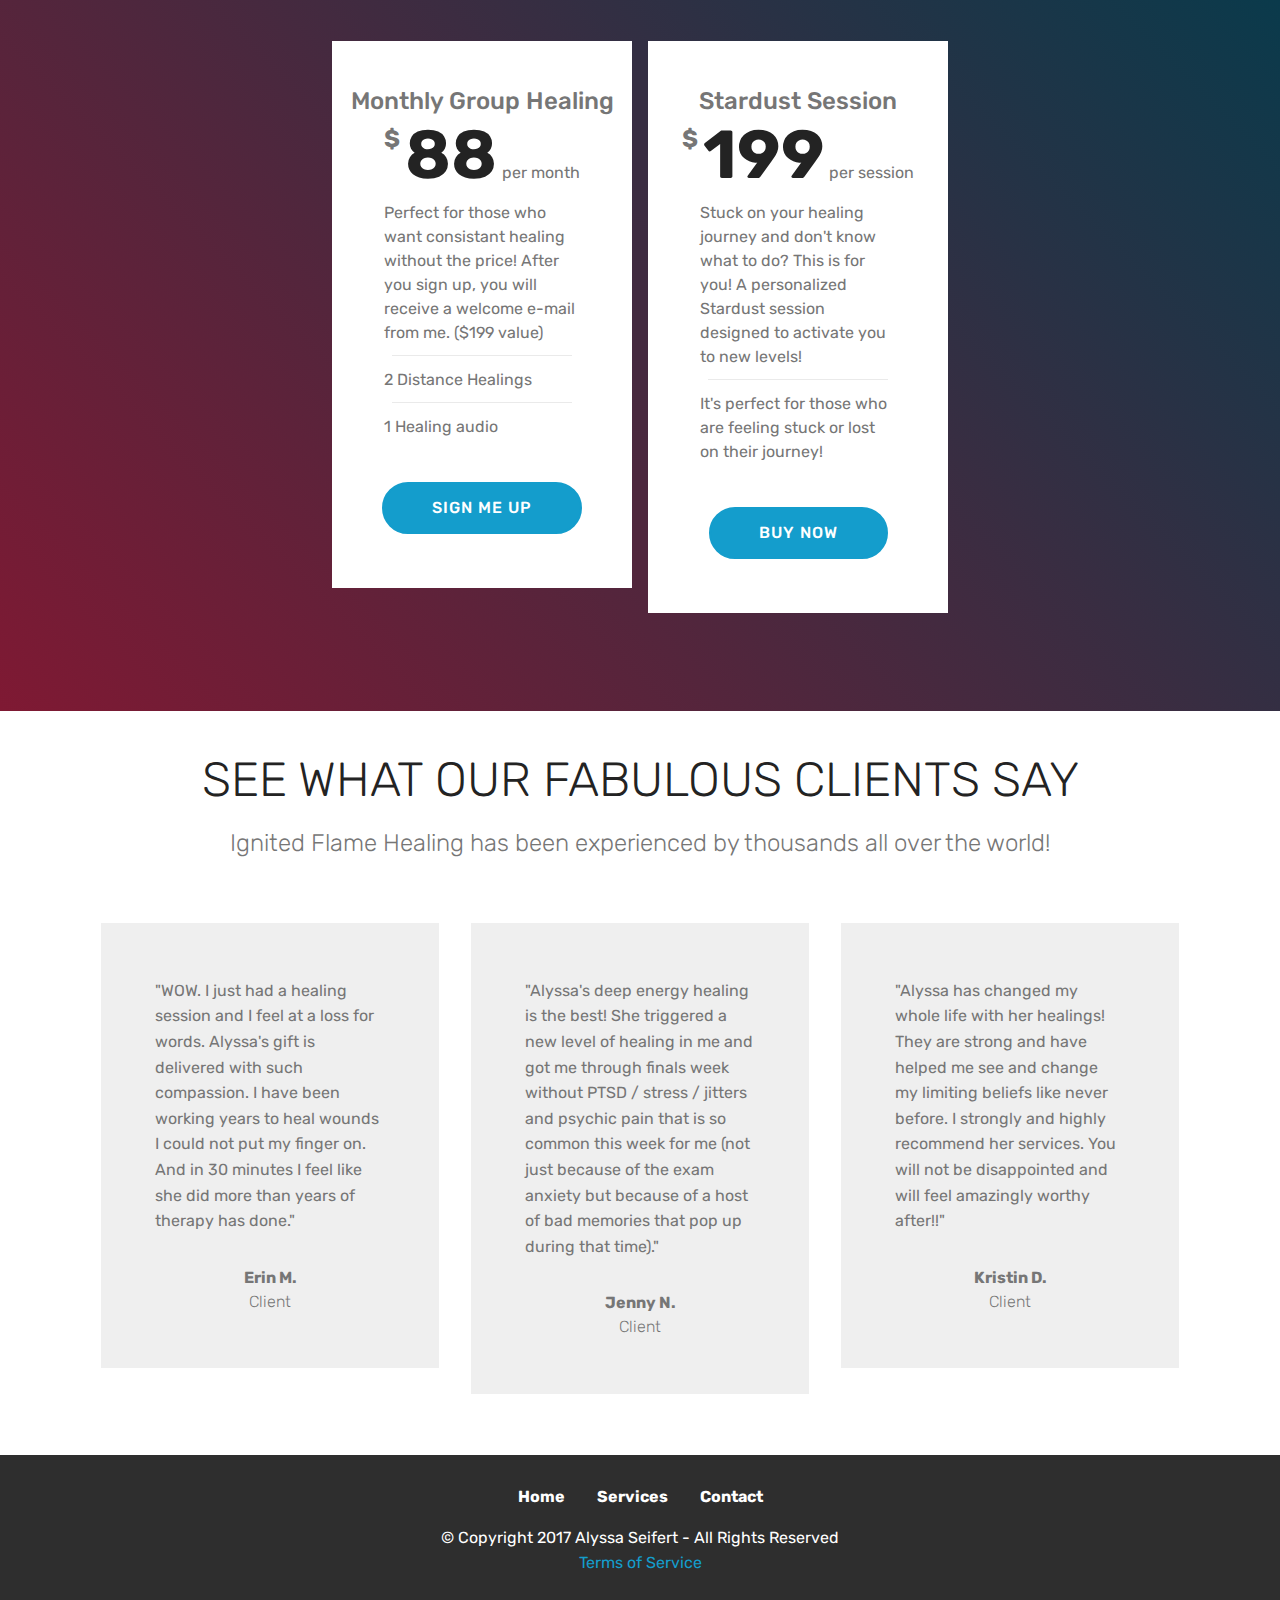
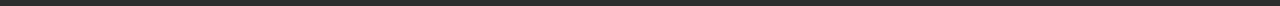
<file: services.html>
<!DOCTYPE html>
<html >
<head>
  <!-- Site made with Mobirise Website Builder v4.5.2, https://mobirise.com -->
  <meta charset="UTF-8">
  <meta http-equiv="X-UA-Compatible" content="IE=edge">
  <meta name="generator" content="Mobirise v4.5.2, mobirise.com">
  <meta name="viewport" content="width=device-width, initial-scale=1, minimum-scale=1">
  <link rel="shortcut icon" href="assets/images/mbr-13-1620x1080.jpg" type="image/x-icon">
  <meta name="description" content="">
  <title>Services</title>
  <link rel="stylesheet" href="assets/web/assets/mobirise-icons/mobirise-icons.css">
  <link rel="stylesheet" href="assets/tether/tether.min.css">
  <link rel="stylesheet" href="assets/bootstrap/css/bootstrap.min.css">
  <link rel="stylesheet" href="assets/bootstrap/css/bootstrap-grid.min.css">
  <link rel="stylesheet" href="assets/bootstrap/css/bootstrap-reboot.min.css">
  <link rel="stylesheet" href="assets/socicon/css/styles.css">
  <link rel="stylesheet" href="assets/dropdown/css/style.css">
  <link rel="stylesheet" href="assets/theme/css/style.css">
  <link rel="stylesheet" href="assets/mobirise/css/mbr-additional.css" type="text/css">
  
  
  
</head>
<body>

<!-- Google Analytics -->
<!-- Global site tag (gtag.js) - Google Analytics -->
<script async src="https://www.googletagmanager.com/gtag/js?id=UA-110961159-1"></script>
<script>
  window.dataLayer = window.dataLayer || [];
  function gtag(){dataLayer.push(arguments);}
  gtag('js', new Date());

  gtag('config', 'UA-110961159-1');
</script>
<!-- BEGIN PRIVY WIDGET CODE -->
<script type='text/javascript'> var _d_site = _d_site || 'F396AE278D8C73974FBA153E'; </script>
<script src='//widget.privy.com/assets/widget.js'></script>
<!-- END PRIVY WIDGET CODE -->
<!-- /Google Analytics -->


<section class="menu cid-qDvxLGKXZm" once="menu" id="menu1-13" data-rv-view="710">

    

    <nav class="navbar navbar-expand beta-menu navbar-dropdown align-items-center navbar-fixed-top navbar-toggleable-sm">
        <button class="navbar-toggler navbar-toggler-right" type="button" data-toggle="collapse" data-target="#navbarSupportedContent" aria-controls="navbarSupportedContent" aria-expanded="false" aria-label="Toggle navigation">
            <div class="hamburger">
                <span></span>
                <span></span>
                <span></span>
                <span></span>
            </div>
        </button>
        <div class="menu-logo">
            <div class="navbar-brand">
                <span class="navbar-logo">
                    <a href="index.html">
                         <img src="assets/images/mbr-1-1920x1080.jpg" alt="Mobirise" title="" media-simple="true" style="height: 3.8rem;">
                    </a>
                </span>
                <span class="navbar-caption-wrap"><a class="navbar-caption text-white display-4" href="index.html">Stardust ASMR</a></span>
            </div>
        </div>
        <div class="collapse navbar-collapse" id="navbarSupportedContent">
            <ul class="navbar-nav nav-dropdown" data-app-modern-menu="true"><li class="nav-item">
                    <a class="nav-link link text-white display-4" href="index.html">Home</a>
                </li><li class="nav-item dropdown"><a class="nav-link link text-white dropdown-toggle display-4" href="services.html" data-toggle="dropdown-submenu" aria-expanded="false">
                        Services</a><div class="dropdown-menu"><a class="text-white dropdown-item display-4" href="powercouple.html">Power Couple Program</a><a class="text-white dropdown-item display-4" href="bodybeautiful.html" aria-expanded="true">Body Beautiful Program</a></div></li><li class="nav-item"><a class="nav-link link text-white display-4" href="free.html">Free Resources</a></li>
                <li class="nav-item"><a class="nav-link link text-white display-4" href="contact.html">Contact</a></li></ul>
            <div class="navbar-buttons mbr-section-btn"><a class="btn btn-sm btn-primary display-4" href="http://eepurl.com/dc4CWr">
                    <span class="mbri-save mbr-iconfont mbr-iconfont-btn "></span>Subscribe Here!</a></div>
        </div>
    </nav>
</section>



<section class="engine"><a href="https://mobirise.co/c">website maker</a></section><section class="header9 cid-qDzb2wg9lT mbr-fullscreen mbr-parallax-background" id="header9-1w" data-rv-view="712">

    

    

    <div class="container">
        <div class="media-container-column mbr-white col-md-8">
            <h1 class="mbr-section-title align-left mbr-bold pb-3 mbr-fonts-style display-1">Stardust Sessions</h1>
            <h3 class="mbr-section-subtitle align-left mbr-light pb-3 mbr-fonts-style display-2">Personalized Transformation</h3>
            <p class="mbr-text align-left pb-3 mbr-fonts-style display-5">This is the perfect solution for somone who feels stuck and not sure where to go next or what to do, since this is a targeted Stardust session designed to release and integrate exactly what you need right NOW!<br></p>
            <div class="mbr-section-btn align-left"><a class="btn btn-md btn-primary display-4" href="https://www.paypal.com/cgi-bin/webscr?cmd=_s-xclick&hosted_button_id=T4GZ5SRYQZH3U">Purchase Single Session</a></div>
        </div>
    </div>

    <div class="mbr-arrow hidden-sm-down" aria-hidden="true">
        <a href="#next">
            <i class="mbri-down mbr-iconfont"></i>
        </a>
    </div>
</section>

<section class="mbr-section content4 cid-qDzfwUjDyl" id="content4-20" data-rv-view="715">

    

    <div class="container">
        <div class="media-container-row">
            <div class="title col-12 col-md-8">
                <h2 class="align-center pb-3 mbr-fonts-style display-2">What happens in a session?</h2>
                <h3 class="mbr-section-subtitle align-center mbr-light mbr-fonts-style display-5"></h3>
                
            </div>
        </div>
    </div>
</section>

<section class="mbr-section article content12 cid-qDzfqDxiQQ" id="content12-1z" data-rv-view="717">
     

    <div class="container">
        <div class="media-container-row">
            <div class="mbr-text counter-container col-12 col-md-8 mbr-fonts-style display-7">
                <ul>
                    <li><strong>Pre-healing discussion</strong>- This is where we talk about you and really get into why you are seeking a healing.&nbsp;<a href="https://www.paypal.com/cgi-bin/webscr?cmd=_s-xclick&hosted_button_id=T4GZ5SRYQZH3U">Book me now!</a></li>
                    <li><strong>The Session</strong>- The healing portion of the session takes about 30 minutes and during this time it is recommended to be in a light meditative state, though it is not required. I do this while not being in contact with you as I have found that remaining in contact shows no additional benefit using this modality. <a href="https://www.paypal.com/cgi-bin/webscr?cmd=_s-xclick&hosted_button_id=T4GZ5SRYQZH3U">Book me now!</a></li>
                    <li><strong>Post-healing report and discussion</strong>- Immeditaly after the healing, I will message you to talk about things I saw. While this is not a guarantee, I will typically see what you need to focus on in your life. We will also talk about after care and what you expereinced. The entire session from start to finish should take about an hour.&nbsp;<a href="https://www.paypal.com/cgi-bin/webscr?cmd=_s-xclick&hosted_button_id=T4GZ5SRYQZH3U">Book me now</a>!</li>
                </ul>
            </div>
        </div>
    </div>
</section>

<section class="mbr-section content8 cid-qDIZ6xb95U" id="content8-3g" data-rv-view="718">

    

    <div class="container">
        <div class="media-container-row title">
            <div class="col-12 col-md-8">
                <div class="mbr-section-btn align-center"><a class="btn btn-info display-4" href="meandignitedflame.html#content4-38"><span class="mbri-file mbr-iconfont mbr-iconfont-btn"></span>CLICK HERE TO LEARN MORE ABOUT STARDUST HEALING</a></div>
            </div>
        </div>
    </div>
</section>

<section class="header10 cid-qDDfhc8yAG mbr-fullscreen mbr-parallax-background" id="header10-2a" data-rv-view="719">

    

    

    <div class="container">
        <div class="media-container-column mbr-white col-lg-8 col-md-10 ml-auto">
            <h1 class="mbr-section-title align-right mbr-bold pb-3 mbr-fonts-style display-1">Monthly Group Healings</h1>
            <h3 class="mbr-section-subtitle align-right mbr-light pb-3 mbr-fonts-style display-2"><em>Ongoing Transformation!</em></h3>
            <p class="mbr-text align-right pb-3 mbr-fonts-style display-5">This is the perfect option for someone who wants consistant Stardust sessions with out the cost. This system is designed so that you will receive exactly what you need right now, just without the personalized touch.&nbsp;</p>
            <div class="mbr-section-btn align-right"><a class="btn btn-md btn-primary display-4" href="https://www.paypal.com/cgi-bin/webscr?cmd=_s-xclick&hosted_button_id=93F5BYPT468LE">SIGN ME UP!</a></div>
        </div>
    </div>

    <div class="mbr-arrow hidden-sm-down" aria-hidden="true">
        <a href="#next">
            <i class="mbri-down mbr-iconfont"></i>
        </a>
    </div>
</section>

<section class="mbr-section content4 cid-qDDhKXyPOn" id="content4-2b" data-rv-view="722">

    

    <div class="container">
        <div class="media-container-row">
            <div class="title col-12 col-md-8">
                <h2 class="align-center pb-3 mbr-fonts-style display-2">What does the Monthly Group Healing include?</h2>
                <h3 class="mbr-section-subtitle align-center mbr-light mbr-fonts-style display-5"></h3>
                
            </div>
        </div>
    </div>
</section>

<section class="mbr-section article content11 cid-qDDhLpuMMz" id="content11-2c" data-rv-view="724">
     

    <div class="container">
        <div class="media-container-row">
            <div class="mbr-text counter-container col-12 col-md-8 mbr-fonts-style display-7">
                <ol>
                    <li><strong>2 Distance Healing Sessions-</strong> These will take place on the 1st and 3rd Tuesday each and every month at 6:00 PM EST. You don't have to do anything, you can be working or sleeping - the healing will work the same no matter what. You will always receive the perfect healing and energies for you! ($88 value) <a href="https://www.paypal.com/cgi-bin/webscr?cmd=_s-xclick&hosted_button_id=93F5BYPT468LE"><strong>Sign me UP!</strong></a></li><li><strong>1 Call in - LIVE HEALING- </strong>This is an optional alternative to one of the distance healing sessions and will take place on the 3rd Tuesday of each month at 6:00 PM EST. With this option you can call in to receive a live targeted energy healing and then at the end of the call I will take live requests from those in attendance!&nbsp;<strong><a href="https://www.paypal.com/cgi-bin/webscr?cmd=_s-xclick&hosted_button_id=93F5BYPT468LE"><b>Sign me UP!</b>
</a></strong></li><li><strong>1 Ignited Flame Healing Audio - </strong>By the end of each month you will receive an Ignited Flame Healing Audio recording of the live healing call to listen to whenever you are guided to! ($111 value)<strong> <a href="https://www.paypal.com/cgi-bin/webscr?cmd=_s-xclick&hosted_button_id=93F5BYPT468LE"><b>Sign me UP!</b></a></strong></li>
                </ol>
            </div>
        </div>
    </div>
</section>

<section class="mbr-section content4 cid-qDziJtpQgS" id="content4-21" data-rv-view="725">

    

    <div class="container">
        <div class="media-container-row">
            <div class="title col-12 col-md-8">
                <h2 class="align-center pb-3 mbr-fonts-style display-2">What should I expect?<br></h2>
                <h3 class="mbr-section-subtitle align-center mbr-light mbr-fonts-style display-5"><strong>Release ALL expectations</strong>. Each person is different and every session is different. What one person experieces is not comparable to what another experiences.</h3>
                
            </div>
        </div>
    </div>
</section>

<section class="cid-qDIVh36Klb" id="pricing-tables1-3e" data-rv-view="727">

    

    
    <div class="container">
        <div class="media-container-row">

            <div class="plan col-12 mx-2 my-2 justify-content-center col-lg-6">
                <div class="plan-header text-center pt-5">
                    <h3 class="plan-title mbr-fonts-style display-5">Monthly Group Healing</h3>
                    <div class="plan-price">
                        <span class="price-value mbr-fonts-style display-5">
                            $
                        </span>
                        <span class="price-figure mbr-fonts-style display-1">88</span>
                        <small class="price-term mbr-fonts-style display-7">per month</small>
                    </div>
                </div>
                <div class="plan-body">
                    <div class="plan-list align-center">
                        <ul class="list-group list-group-flush mbr-fonts-style display-7">
                            <li class="list-group-item">Perfect for those who want consistant healing without the price! After you sign up, you will receive a welcome e-mail from me. ($199 value)
</li><li class="list-group-item">2 Distance Healings
</li><li class="list-group-item">1 Healing audio</li>
                        </ul>
                    </div>
                    <div class="mbr-section-btn text-center py-4 pb-5"><a href="https://www.paypal.com/cgi-bin/webscr?cmd=_s-xclick&hosted_button_id=93F5BYPT468LE" class="btn btn-primary display-4">SIGN ME UP</a></div>
                </div>
            </div>

            <div class="plan col-12 mx-2 my-2 justify-content-center col-lg-6">
                <div class="plan-header text-center pt-5">
                    <h3 class="plan-title mbr-fonts-style display-5">Stardust Session</h3>
                    <div class="plan-price">
                        <span class="price-value mbr-fonts-style display-5">
                            $
                        </span>
                        <span class="price-figure mbr-fonts-style display-1">199</span>
                        <small class="price-term mbr-fonts-style display-7">per session</small>
                    </div>
                </div>
                <div class="plan-body">
                    <div class="plan-list align-center">
                        <ul class="list-group list-group-flush mbr-fonts-style display-7">
                            <li class="list-group-item">Stuck on your healing journey and don't know what to do? This is for you! A personalized Stardust session designed to activate you to new levels! 
</li><li class="list-group-item">It's perfect for those who are feeling stuck or lost on their journey!</li>
                        </ul>
                    </div>
                    <div class="mbr-section-btn text-center py-4 pb-5"><a href="https://www.paypal.com/cgi-bin/webscr?cmd=_s-xclick&hosted_button_id=T4GZ5SRYQZH3U" class="btn btn-primary display-4">BUY NOW</a></div>
                </div>
            </div>

            

            
        </div>
    </div>
</section>

<section class="testimonials1 cid-qDvCT5ZmAt" id="testimonials1-1l" data-rv-view="730">

    

    
    <div class="container">
        <div class="media-container-row">
            <div class="title col-12 align-center">
                <h2 class="pb-3 mbr-fonts-style display-2">SEE WHAT OUR FABULOUS CLIENTS SAY</h2>
                <h3 class="mbr-section-subtitle mbr-light pb-3 mbr-fonts-style display-5">Ignited Flame Healing has been experienced by thousands all over the world!</h3>
            </div>
        </div>
    </div>

    <div class="container pt-3 mt-2">
        <div class="media-container-row">
            <div class="mbr-testimonial p-3 align-center col-12 col-md-6 col-lg-4">
                <div class="panel-item p-3">
                    <div class="card-block">
                        
                        <p class="mbr-text mbr-fonts-style display-7">"WOW. I just had a healing session and I feel at a loss for words. Alyssa's gift is delivered with such compassion. I have been working years to heal wounds I could not put my finger on. And in 30 minutes I feel like she did more than years of therapy has done."<br></p>
                    </div>
                    <div class="card-footer">
                        <div class="mbr-author-name mbr-bold mbr-fonts-style display-7">Erin M.</div>
                        <small class="mbr-author-desc mbr-italic mbr-light mbr-fonts-style display-7">Client</small>
                    </div>
                </div>
            </div>

            <div class="mbr-testimonial p-3 align-center col-12 col-md-6 col-lg-4">
                <div class="panel-item p-3">
                    <div class="card-block">
                        
                        <p class="mbr-text mbr-fonts-style display-7">"Alyssa's deep energy healing is the best! She triggered a new level of healing in me and got me through finals week without PTSD / stress / jitters and psychic pain that is so common this week for me (not just because of the exam anxiety but because of a host of bad memories that pop up during that time)."<br></p>
                    </div>
                    <div class="card-footer">
                        <div class="mbr-author-name mbr-bold mbr-fonts-style display-7">Jenny N.</div>
                        <small class="mbr-author-desc mbr-italic mbr-light mbr-fonts-style display-7">Client</small>
                    </div>
                </div>
            </div>

            <div class="mbr-testimonial p-3 align-center col-12 col-md-6 col-lg-4">
                <div class="panel-item p-3">
                    <div class="card-block">
                        
                        <p class="mbr-text mbr-fonts-style display-7">"Alyssa has changed my whole life with her healings! They are strong and have helped me see and change my limiting beliefs like never before. I strongly and highly recommend her services. You will not be disappointed and will feel amazingly worthy after!!"<br></p>
                    </div>
                    <div class="card-footer">
                        <div class="mbr-author-name mbr-bold mbr-fonts-style display-7">Kristin D.</div>
                        <small class="mbr-author-desc mbr-italic mbr-light mbr-fonts-style display-7">Client</small>
                    </div>
                </div>
            </div>

            

            

            
        </div>
    </div>   
</section>

<section once="" class="cid-qEixW8xUUz" id="footer7-3x" data-rv-view="733">

    

    

    <div class="container">
        <div class="media-container-row align-center mbr-white">
            <div class="row row-links">
                <ul class="foot-menu">
                    
                    
                    
                    
                    
                <li class="foot-menu-item mbr-fonts-style display-7"><a class="text-white mbr-bold" href="index.html" target="_blank">Home</a></li><li class="foot-menu-item mbr-fonts-style display-7">
                        <a class="text-white mbr-bold" href="services.html" target="_blank">Services</a></li><li class="foot-menu-item mbr-fonts-style display-7"><a class="text-white mbr-bold" href="contact.html" target="_blank">Contact</a></li></ul>
            </div>
            
            <div class="row row-copirayt">
                <p class="mbr-text mb-0 mbr-fonts-style mbr-white align-center display-7">© Copyright 2017 Alyssa Seifert - All Rights Reserved<br><a href="termsofservice.html">Terms of Service</a></p>
            </div>
        </div>
    </div>
</section>


  <script src="assets/web/assets/jquery/jquery.min.js"></script>
  <script src="assets/popper/popper.min.js"></script>
  <script src="assets/tether/tether.min.js"></script>
  <script src="assets/bootstrap/js/bootstrap.min.js"></script>
  <script src="assets/dropdown/js/script.min.js"></script>
  <script src="assets/touchswipe/jquery.touch-swipe.min.js"></script>
  <script src="assets/parallax/jarallax.min.js"></script>
  <script src="assets/smoothscroll/smooth-scroll.js"></script>
  <script src="assets/theme/js/script.js"></script>
  
  
</body>
</html>
</file>
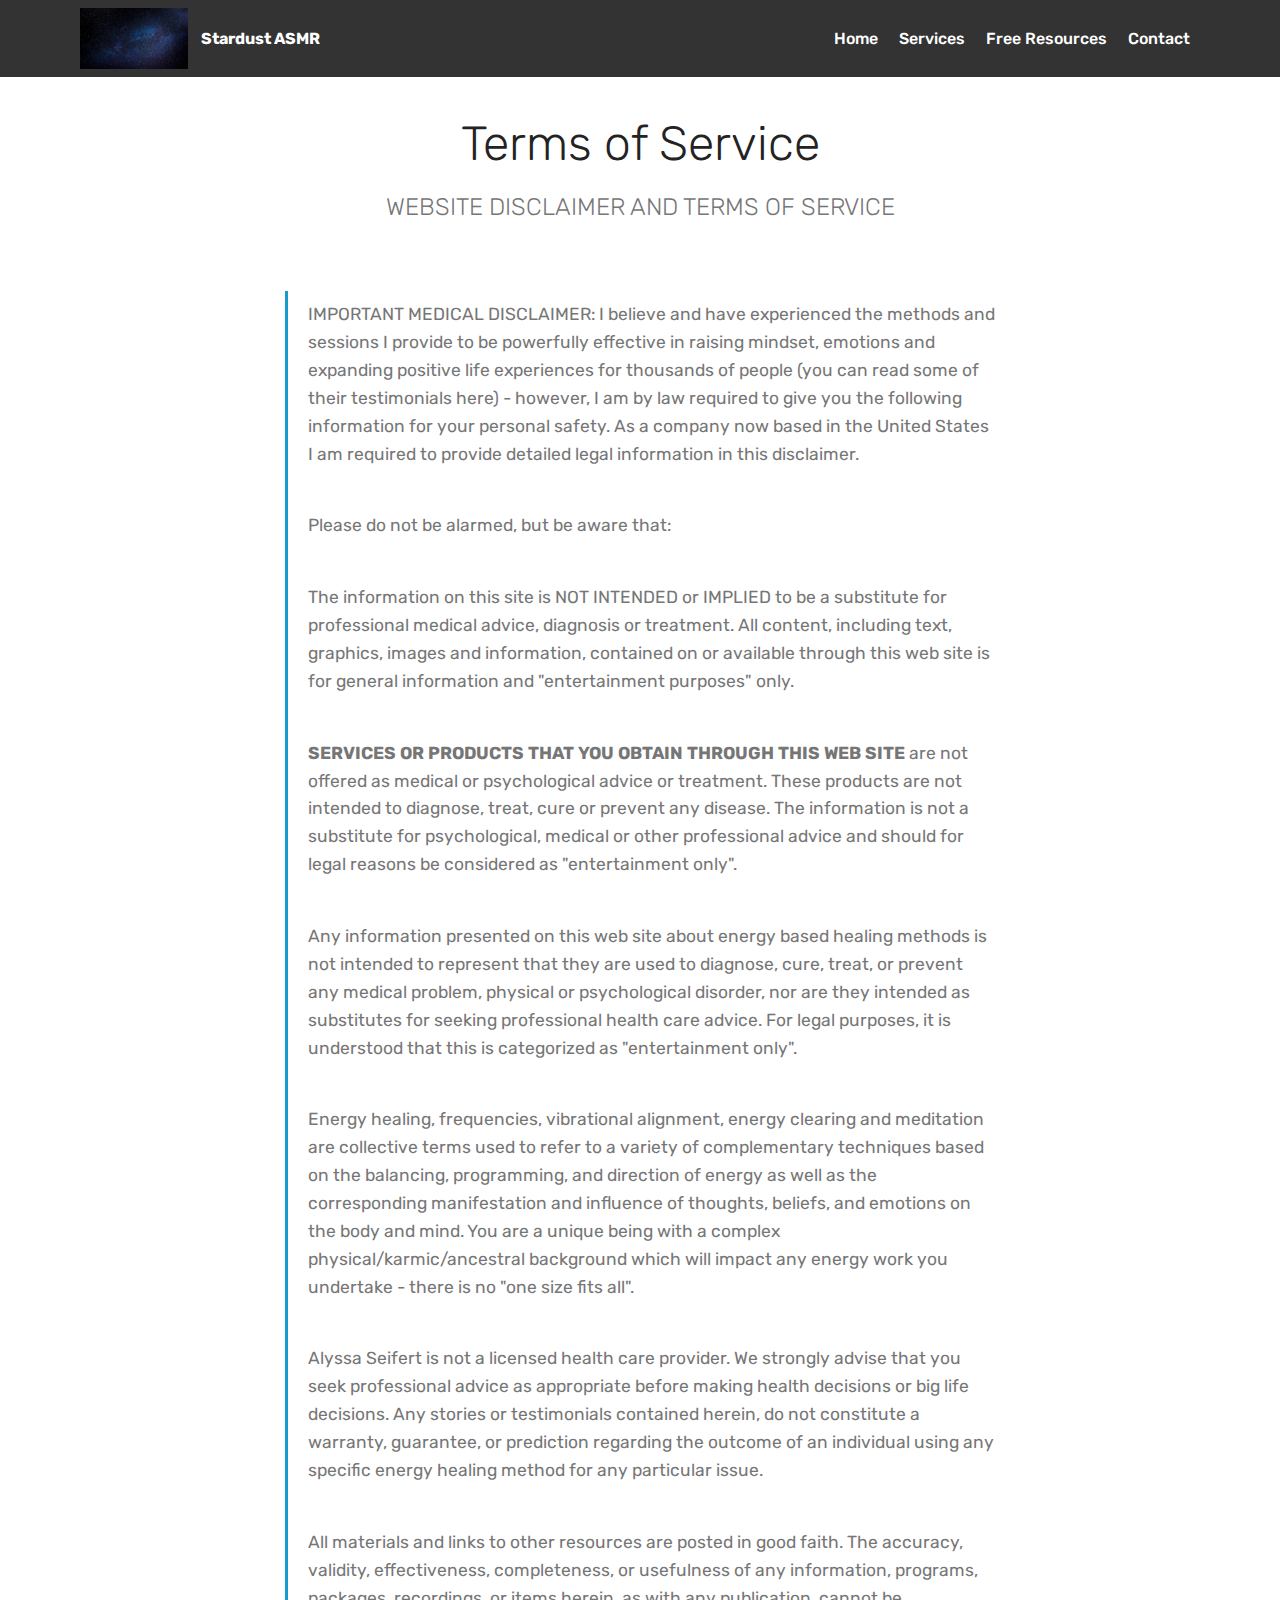
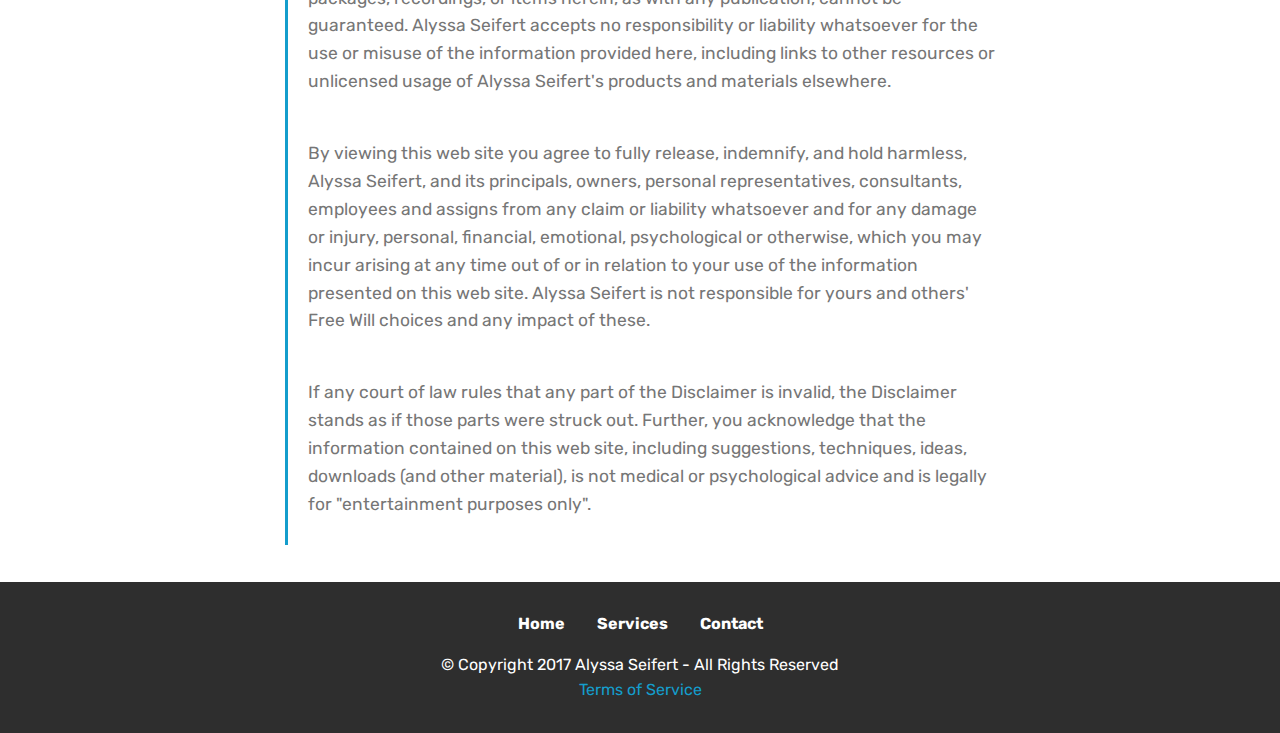
<file: termsofservice.html>
<!DOCTYPE html>
<html >
<head>
  <!-- Site made with Mobirise Website Builder v4.5.2, https://mobirise.com -->
  <meta charset="UTF-8">
  <meta http-equiv="X-UA-Compatible" content="IE=edge">
  <meta name="generator" content="Mobirise v4.5.2, mobirise.com">
  <meta name="viewport" content="width=device-width, initial-scale=1, minimum-scale=1">
  <link rel="shortcut icon" href="assets/images/mbr-13-1620x1080.jpg" type="image/x-icon">
  <meta name="description" content="Web Site Maker Description">
  <title>Terms of Service</title>
  <link rel="stylesheet" href="assets/web/assets/mobirise-icons/mobirise-icons.css">
  <link rel="stylesheet" href="assets/tether/tether.min.css">
  <link rel="stylesheet" href="assets/bootstrap/css/bootstrap.min.css">
  <link rel="stylesheet" href="assets/bootstrap/css/bootstrap-grid.min.css">
  <link rel="stylesheet" href="assets/bootstrap/css/bootstrap-reboot.min.css">
  <link rel="stylesheet" href="assets/dropdown/css/style.css">
  <link rel="stylesheet" href="assets/socicon/css/styles.css">
  <link rel="stylesheet" href="assets/theme/css/style.css">
  <link rel="stylesheet" href="assets/mobirise/css/mbr-additional.css" type="text/css">
  
  
  
</head>
<body>

<!-- Google Analytics -->
<!-- Global site tag (gtag.js) - Google Analytics -->
<script async src="https://www.googletagmanager.com/gtag/js?id=UA-110961159-1"></script>
<script>
  window.dataLayer = window.dataLayer || [];
  function gtag(){dataLayer.push(arguments);}
  gtag('js', new Date());

  gtag('config', 'UA-110961159-1');
</script>
<!-- BEGIN PRIVY WIDGET CODE -->
<script type='text/javascript'> var _d_site = _d_site || 'F396AE278D8C73974FBA153E'; </script>
<script src='//widget.privy.com/assets/widget.js'></script>
<!-- END PRIVY WIDGET CODE -->
<!-- /Google Analytics -->


<section class="menu cid-qDvxNNtkju" once="menu" id="menu1-2z" data-rv-view="809">

    

    <nav class="navbar navbar-expand beta-menu navbar-dropdown align-items-center navbar-fixed-top navbar-toggleable-sm">
        <button class="navbar-toggler navbar-toggler-right" type="button" data-toggle="collapse" data-target="#navbarSupportedContent" aria-controls="navbarSupportedContent" aria-expanded="false" aria-label="Toggle navigation">
            <div class="hamburger">
                <span></span>
                <span></span>
                <span></span>
                <span></span>
            </div>
        </button>
        <div class="menu-logo">
            <div class="navbar-brand">
                <span class="navbar-logo">
                    <a href="index.html">
                         <img src="assets/images/mbr-1-1920x1080.jpg" alt="Mobirise" title="" media-simple="true" style="height: 3.8rem;">
                    </a>
                </span>
                <span class="navbar-caption-wrap"><a class="navbar-caption text-white display-4" href="index.html">Stardust ASMR</a></span>
            </div>
        </div>
        <div class="collapse navbar-collapse" id="navbarSupportedContent">
            <ul class="navbar-nav nav-dropdown nav-right" data-app-modern-menu="true"><li class="nav-item">
                    <a class="nav-link link text-white display-4" href="index.html">Home</a>
                </li><li class="nav-item dropdown open"><a class="nav-link link text-white display-4" href="services.html" aria-expanded="true">
                        Services</a></li><li class="nav-item"><a class="nav-link link text-white display-4" href="free.html">Free Resources</a></li>
                <li class="nav-item"><a class="nav-link link text-white display-4" href="contact.html">Contact</a></li></ul>
            
        </div>
    </nav>
</section>

<section class="engine"><a href="https://mobirise.co/f">bootstrap builder</a></section><section class="mbr-section content4 cid-qDF7N4n8Ar" id="content4-31" data-rv-view="811">

    

    <div class="container">
        <div class="media-container-row">
            <div class="title col-12 col-md-8">
                <h2 class="align-center pb-3 mbr-fonts-style display-2">Terms of Service</h2>
                <h3 class="mbr-section-subtitle align-center mbr-light mbr-fonts-style display-5">
<div><span style="font-size: 1.5rem;">WEBSITE DISCLAIMER AND TERMS OF SERVICE</span><br></div></h3>
                
            </div>
        </div>
    </div>
</section>

<section class="mbr-section article content1 cid-qDF7O3jq2g" id="content2-32" data-rv-view="813">

     

    <div class="container">
        <div class="media-container-row">
            <div class="mbr-text col-12 col-md-8 mbr-fonts-style display-7">
                <blockquote><p><span style="font-style: normal;">IMPORTANT MEDICAL DISCLAIMER: I believe and have experienced the methods and sessions I provide to be powerfully effective in raising mindset, emotions and expanding positive life experiences for thousands of people (you can read some of their testimonials here) - however, I am by law required to give you the following information for your personal safety. As a company now based in the United States I am required to provide detailed legal information in this disclaimer.
</span></p><p><span style="font-style: normal;"><br></span><span style="font-size: 1.09rem; font-style: normal;">Please do not be alarmed, but be aware that:&nbsp;</span></p><p><span style="font-size: 1.09rem; font-style: normal;"><br></span><span style="font-style: normal; font-size: 1.09rem;">The information on this site is NOT INTENDED or IMPLIED to be a substitute for professional medical advice, diagnosis or treatment.  All content, including text, graphics, images and information, contained on or available through this web site is for general information and "entertainment purposes" only.</span></p><p><span style="font-style: normal; font-size: 1.09rem;"><br></span><span style="font-style: normal; font-size: 1.09rem;"><strong>SERVICES OR PRODUCTS THAT YOU OBTAIN THROUGH THIS WEB SITE</strong> are not offered as medical or psychological advice or treatment. These products are not intended to diagnose, treat, cure or prevent any disease. The information is not a substitute for psychological, medical or other professional advice and should for legal reasons be considered as "entertainment only".&nbsp;</span></p><p><span style="font-style: normal; font-size: 1.09rem;"><br></span><span style="font-style: normal; font-size: 1.09rem;">Any information presented on this web site about energy based healing methods is not intended to represent that they are used to diagnose, cure, treat, or prevent any medical problem, physical or psychological disorder, nor are they intended as substitutes for seeking professional health care advice. For legal purposes, it is understood that this is categorized as "entertainment only".&nbsp;</span></p><p><span style="font-style: normal; font-size: 1.09rem;"><br></span><span style="font-style: normal; font-size: 1.09rem;">Energy healing, frequencies, vibrational alignment, energy clearing and meditation are collective terms used to refer to a variety of complementary techniques based on the balancing, programming, and direction of energy as well as the corresponding manifestation and influence of thoughts, beliefs, and emotions on the body and mind. You are a unique being with a complex physical/karmic/ancestral background which will impact any energy work you undertake - there is no "one size fits all".&nbsp;</span></p><p><span style="font-style: normal; font-size: 1.09rem;"><br></span><span style="font-style: normal; font-size: 1.09rem;">Alyssa Seifert is not a licensed health care provider. We strongly advise that you seek professional advice as appropriate before making health decisions or big life decisions. Any stories or testimonials contained herein, do not constitute a warranty, guarantee, or prediction regarding the outcome of an individual using any specific energy healing method for any particular issue.&nbsp;</span></p><p><span style="font-style: normal; font-size: 1.09rem;"><br></span><span style="font-style: normal; font-size: 1.09rem;">All materials and links to other resources are posted in good faith. The accuracy, validity, effectiveness, completeness, or usefulness of any information, programs, packages, recordings, or items herein, as with any publication, cannot be guaranteed. Alyssa Seifert accepts no responsibility or liability whatsoever for the use or misuse of the information provided here, including links to other resources or unlicensed usage of Alyssa Seifert's products and materials elsewhere.&nbsp;</span></p><p><span style="font-style: normal; font-size: 1.09rem;"><br></span><span style="font-style: normal; font-size: 1.09rem;">By viewing this web site you agree to fully release, indemnify, and hold harmless, Alyssa Seifert, and its principals, owners, personal representatives, consultants, employees and assigns from any claim or liability whatsoever and for any damage or injury, personal, financial, emotional, psychological or otherwise, which you may incur arising at any time out of or in relation to your use of the information presented on this web site. Alyssa Seifert is not responsible for yours and others' Free Will choices and any impact of these.&nbsp;</span></p><p><span style="font-style: normal; font-size: 1.09rem;"><br></span><span style="font-style: normal; font-size: 1.09rem;">If any court of law rules that any part of the Disclaimer is invalid, the Disclaimer stands as if those parts were struck out. Further, you acknowledge that the information contained on this web site, including suggestions, techniques, ideas, downloads (and other material), is not medical or psychological advice and is legally for "entertainment purposes only".&nbsp;</span></p></blockquote>
            </div>
        </div>
    </div>
</section>

<section once="" class="cid-qEiAlf080r" id="footer7-42" data-rv-view="814">

    

    

    <div class="container">
        <div class="media-container-row align-center mbr-white">
            <div class="row row-links">
                <ul class="foot-menu">
                    
                    
                    
                    
                    
                <li class="foot-menu-item mbr-fonts-style display-7"><a class="text-white mbr-bold" href="index.html" target="_blank">Home</a></li><li class="foot-menu-item mbr-fonts-style display-7">
                        <a class="text-white mbr-bold" href="services.html" target="_blank">Services</a></li><li class="foot-menu-item mbr-fonts-style display-7"><a class="text-white mbr-bold" href="contact.html" target="_blank">Contact</a></li></ul>
            </div>
            
            <div class="row row-copirayt">
                <p class="mbr-text mb-0 mbr-fonts-style mbr-white align-center display-7">© Copyright 2017 Alyssa Seifert - All Rights Reserved<br><a href="termsofservice.html">Terms of Service</a></p>
            </div>
        </div>
    </div>
</section>


  <script src="assets/web/assets/jquery/jquery.min.js"></script>
  <script src="assets/popper/popper.min.js"></script>
  <script src="assets/tether/tether.min.js"></script>
  <script src="assets/bootstrap/js/bootstrap.min.js"></script>
  <script src="assets/smoothscroll/smooth-scroll.js"></script>
  <script src="assets/dropdown/js/script.min.js"></script>
  <script src="assets/touchswipe/jquery.touch-swipe.min.js"></script>
  <script src="assets/theme/js/script.js"></script>
  
  
</body>
</html>
</file>
<file: assets/web/assets/mobirise-icons/mobirise-icons.css>
@font-face {
  font-family: 'MobiriseIcons';
  src:  url('mobirise-icons.eot?spat4u');
  src:  url('mobirise-icons.eot?spat4u#iefix') format('embedded-opentype'),
    url('mobirise-icons.ttf?spat4u') format('truetype'),
    url('mobirise-icons.woff?spat4u') format('woff'),
    url('mobirise-icons.svg?spat4u#MobiriseIcons') format('svg');
  font-weight: normal;
  font-style: normal;
}

[class^="mbri-"], [class*=" mbri-"] {
  /* use !important to prevent issues with browser extensions that change fonts */
  font-family: MobiriseIcons !important;
  speak: none;
  font-style: normal;
  font-weight: normal;
  font-variant: normal;
  text-transform: none;
  line-height: 1;

  /* Better Font Rendering =========== */
  -webkit-font-smoothing: antialiased;
  -moz-osx-font-smoothing: grayscale;
}

.mbri-add-submenu:before {
  content: "\e900";
}
.mbri-alert:before {
  content: "\e901";
}
.mbri-align-center:before {
  content: "\e902";
}
.mbri-align-justify:before {
  content: "\e903";
}
.mbri-align-left:before {
  content: "\e904";
}
.mbri-align-right:before {
  content: "\e905";
}
.mbri-android:before {
  content: "\e906";
}
.mbri-apple:before {
  content: "\e907";
}
.mbri-arrow-down:before {
  content: "\e908";
}
.mbri-arrow-next:before {
  content: "\e909";
}
.mbri-arrow-prev:before {
  content: "\e90a";
}
.mbri-arrow-up:before {
  content: "\e90b";
}
.mbri-bold:before {
  content: "\e90c";
}
.mbri-bookmark:before {
  content: "\e90d";
}
.mbri-bootstrap:before {
  content: "\e90e";
}
.mbri-briefcase:before {
  content: "\e90f";
}
.mbri-browse:before {
  content: "\e910";
}
.mbri-bulleted-list:before {
  content: "\e911";
}
.mbri-calendar:before {
  content: "\e912";
}
.mbri-camera:before {
  content: "\e913";
}
.mbri-cart-add:before {
  content: "\e914";
}
.mbri-cart-full:before {
  content: "\e915";
}
.mbri-cash:before {
  content: "\e916";
}
.mbri-change-style:before {
  content: "\e917";
}
.mbri-chat:before {
  content: "\e918";
}
.mbri-clock:before {
  content: "\e919";
}
.mbri-close:before {
  content: "\e91a";
}
.mbri-cloud:before {
  content: "\e91b";
}
.mbri-code:before {
  content: "\e91c";
}
.mbri-contact-form:before {
  content: "\e91d";
}
.mbri-credit-card:before {
  content: "\e91e";
}
.mbri-cursor-click:before {
  content: "\e91f";
}
.mbri-cust-feedback:before {
  content: "\e920";
}
.mbri-database:before {
  content: "\e921";
}
.mbri-delivery:before {
  content: "\e922";
}
.mbri-desktop:before {
  content: "\e923";
}
.mbri-devices:before {
  content: "\e924";
}
.mbri-down:before {
  content: "\e925";
}
.mbri-download:before {
  content: "\e989";
}
.mbri-drag-n-drop:before {
  content: "\e927";
}
.mbri-drag-n-drop2:before {
  content: "\e928";
}
.mbri-edit:before {
  content: "\e929";
}
.mbri-edit2:before {
  content: "\e92a";
}
.mbri-error:before {
  content: "\e92b";
}
.mbri-extension:before {
  content: "\e92c";
}
.mbri-features:before {
  content: "\e92d";
}
.mbri-file:before {
  content: "\e92e";
}
.mbri-flag:before {
  content: "\e92f";
}
.mbri-folder:before {
  content: "\e930";
}
.mbri-gift:before {
  content: "\e931";
}
.mbri-github:before {
  content: "\e932";
}
.mbri-globe:before {
  content: "\e933";
}
.mbri-globe-2:before {
  content: "\e934";
}
.mbri-growing-chart:before {
  content: "\e935";
}
.mbri-hearth:before {
  content: "\e936";
}
.mbri-help:before {
  content: "\e937";
}
.mbri-home:before {
  content: "\e938";
}
.mbri-hot-cup:before {
  content: "\e939";
}
.mbri-idea:before {
  content: "\e93a";
}
.mbri-image-gallery:before {
  content: "\e93b";
}
.mbri-image-slider:before {
  content: "\e93c";
}
.mbri-info:before {
  content: "\e93d";
}
.mbri-italic:before {
  content: "\e93e";
}
.mbri-key:before {
  content: "\e93f";
}
.mbri-laptop:before {
  content: "\e940";
}
.mbri-layers:before {
  content: "\e941";
}
.mbri-left-right:before {
  content: "\e942";
}
.mbri-left:before {
  content: "\e943";
}
.mbri-letter:before {
  content: "\e944";
}
.mbri-like:before {
  content: "\e945";
}
.mbri-link:before {
  content: "\e946";
}
.mbri-lock:before {
  content: "\e947";
}
.mbri-login:before {
  content: "\e948";
}
.mbri-logout:before {
  content: "\e949";
}
.mbri-magic-stick:before {
  content: "\e94a";
}
.mbri-map-pin:before {
  content: "\e94b";
}
.mbri-menu:before {
  content: "\e94c";
}
.mbri-mobile:before {
  content: "\e94d";
}
.mbri-mobile2:before {
  content: "\e94e";
}
.mbri-mobirise:before {
  content: "\e94f";
}
.mbri-more-horizontal:before {
  content: "\e950";
}
.mbri-more-vertical:before {
  content: "\e951";
}
.mbri-music:before {
  content: "\e952";
}
.mbri-new-file:before {
  content: "\e953";
}
.mbri-numbered-list:before {
  content: "\e954";
}
.mbri-opened-folder:before {
  content: "\e955";
}
.mbri-pages:before {
  content: "\e956";
}
.mbri-paper-plane:before {
  content: "\e957";
}
.mbri-paperclip:before {
  content: "\e958";
}
.mbri-photo:before {
  content: "\e959";
}
.mbri-photos:before {
  content: "\e95a";
}
.mbri-pin:before {
  content: "\e95b";
}
.mbri-play:before {
  content: "\e95c";
}
.mbri-plus:before {
  content: "\e95d";
}
.mbri-preview:before {
  content: "\e95e";
}
.mbri-print:before {
  content: "\e95f";
}
.mbri-protect:before {
  content: "\e960";
}
.mbri-question:before {
  content: "\e961";
}
.mbri-quote-left:before {
  content: "\e962";
}
.mbri-quote-right:before {
  content: "\e963";
}
.mbri-refresh:before {
  content: "\e964";
}
.mbri-responsive:before {
  content: "\e965";
}
.mbri-right:before {
  content: "\e966";
}
.mbri-rocket:before {
  content: "\e967";
}
.mbri-sad-face:before {
  content: "\e968";
}
.mbri-sale:before {
  content: "\e969";
}
.mbri-save:before {
  content: "\e96a";
}
.mbri-search:before {
  content: "\e96b";
}
.mbri-setting:before {
  content: "\e96c";
}
.mbri-setting2:before {
  content: "\e96d";
}
.mbri-setting3:before {
  content: "\e96e";
}
.mbri-share:before {
  content: "\e96f";
}
.mbri-shopping-bag:before {
  content: "\e970";
}
.mbri-shopping-basket:before {
  content: "\e971";
}
.mbri-shopping-cart:before {
  content: "\e972";
}
.mbri-sites:before {
  content: "\e973";
}
.mbri-smile-face:before {
  content: "\e974";
}
.mbri-speed:before {
  content: "\e975";
}
.mbri-star:before {
  content: "\e976";
}
.mbri-success:before {
  content: "\e977";
}
.mbri-sun:before {
  content: "\e978";
}
.mbri-sun2:before {
  content: "\e979";
}
.mbri-tablet:before {
  content: "\e97a";
}
.mbri-tablet-vertical:before {
  content: "\e97b";
}
.mbri-target:before {
  content: "\e97c";
}
.mbri-timer:before {
  content: "\e97d";
}
.mbri-to-ftp:before {
  content: "\e97e";
}
.mbri-to-local-drive:before {
  content: "\e97f";
}
.mbri-touch-swipe:before {
  content: "\e980";
}
.mbri-touch:before {
  content: "\e981";
}
.mbri-trash:before {
  content: "\e982";
}
.mbri-underline:before {
  content: "\e983";
}
.mbri-unlink:before {
  content: "\e984";
}
.mbri-unlock:before {
  content: "\e985";
}
.mbri-up-down:before {
  content: "\e986";
}
.mbri-up:before {
  content: "\e987";
}
.mbri-update:before {
  content: "\e988";
}
.mbri-upload:before {
 content: "\e926"; 
}
.mbri-user:before {
  content: "\e98a";
}
.mbri-user2:before {
  content: "\e98b";
}
.mbri-users:before {
  content: "\e98c";
}
.mbri-video:before {
  content: "\e98d";
}
.mbri-video-play:before {
  content: "\e98e";
}
.mbri-watch:before {
  content: "\e98f";
}
.mbri-website-theme:before {
  content: "\e990";
}
.mbri-wifi:before {
  content: "\e991";
}
.mbri-windows:before {
  content: "\e992";
}
.mbri-zoom-out:before {
  content: "\e993";
}
.mbri-redo:before {
  content: "\e994";
}
.mbri-undo:before {
  content: "\e995";
}
</file>
<file: assets/theme/css/style.css>
/*!
 * Mobirise v4 theme (https://mobirise.com/)
 * Copyright 2017 Mobirise
 */
section {
  background-color: #eeeeee; }

section,
.container,
.container-fluid {
  position: relative;
  word-wrap: break-word; }

a.mbr-iconfont:hover {
  text-decoration: none; }

.article .lead p, .article .lead ul, .article .lead ol, .article .lead pre, .article .lead blockquote {
  margin-bottom: 0; }

a {
  font-style: normal;
  font-weight: 400;
  cursor: pointer; }
  a, a:hover {
    text-decoration: none; }

figure {
  margin-bottom: 0; }

body {
  color: #232323; }

h1, h2, h3, h4, h5, h6,
.h1, .h2, .h3, .h4, .h5, .h6,
.display-1, .display-2, .display-3, .display-4 {
  line-height: 1;
  word-break: break-word;
  word-wrap: break-word; }

b, strong {
  font-weight: bold; }

blockquote {
  padding: 10px 0 10px 20px;
  position: relative;
  border-left: 2px solid;
  border-color: #ff3366; }

input:-webkit-autofill, input:-webkit-autofill:hover, input:-webkit-autofill:focus, input:-webkit-autofill:active {
  transition-delay: 9999s;
  transition-property: background-color, color; }

textarea[type="hidden"] {
  display: none; }

body {
  position: relative; }

section {
  background-position: 50% 50%;
  background-repeat: no-repeat;
  background-size: cover; }
  section .mbr-background-video,
  section .mbr-background-video-preview {
    position: absolute;
    bottom: 0;
    left: 0;
    right: 0;
    top: 0; }

.hidden {
  visibility: hidden; }

.mbr-z-index20 {
  z-index: 20; }

/*! Base colors */
.mbr-white {
  color: #ffffff; }

.mbr-black {
  color: #000000; }

.mbr-bg-white {
  background-color: #ffffff; }

.mbr-bg-black {
  background-color: #000000; }

/*! Text-aligns */
.align-left {
  text-align: left; }

.align-center {
  text-align: center; }

.align-right {
  text-align: right; }

@media (max-width: 767px) {
  .align-left, .align-center, .align-right, .mbr-section-btn, .mbr-section-title {
    text-align: center; } }
/*! Font-weight  */
.mbr-light {
  font-weight: 300; }

.mbr-regular {
  font-weight: 400; }

.mbr-semibold {
  font-weight: 500; }

.mbr-bold {
  font-weight: 700; }

/*! Media  */
.media-size-item {
  -webkit-flex: 1 1 auto;
  -moz-flex: 1 1 auto;
  -ms-flex: 1 1 auto;
  -o-flex: 1 1 auto;
  flex: 1 1 auto; }

.media-content {
  -webkit-flex-basis: 100%;
  flex-basis: 100%; }

.media-container-row {
  display: -ms-flexbox;
  display: -webkit-flex;
  display: flex;
  -webkit-flex-direction: row;
  -ms-flex-direction: row;
  flex-direction: row;
  -webkit-flex-wrap: wrap;
  -ms-flex-wrap: wrap;
  flex-wrap: wrap;
  -webkit-justify-content: center;
  -ms-flex-pack: center;
  justify-content: center;
  -webkit-align-content: center;
  -ms-flex-line-pack: center;
  align-content: center;
  -webkit-align-items: start;
  -ms-flex-align: start;
  align-items: start; }
  .media-container-row .media-size-item {
    width: 400px; }

.media-container-column {
  display: -ms-flexbox;
  display: -webkit-flex;
  display: flex;
  -webkit-flex-direction: column;
  -ms-flex-direction: column;
  flex-direction: column;
  -webkit-flex-wrap: wrap;
  -ms-flex-wrap: wrap;
  flex-wrap: wrap;
  -webkit-justify-content: center;
  -ms-flex-pack: center;
  justify-content: center;
  -webkit-align-content: center;
  -ms-flex-line-pack: center;
  align-content: center;
  -webkit-align-items: stretch;
  -ms-flex-align: stretch;
  align-items: stretch; }
  .media-container-column > * {
    width: 100%; }

@media (min-width: 992px) {
  .media-container-row {
    -webkit-flex-wrap: nowrap;
    -ms-flex-wrap: nowrap;
    flex-wrap: nowrap; } }
figure {
  overflow: hidden; }

figure[mbr-media-size] {
  transition: width 0.1s; }

.mbr-figure img, .mbr-figure iframe {
  display: block;
  width: 100%; }

.card {
  background-color: transparent;
  border: none; }

.card-img {
  text-align: center;
  flex-shrink: 0; }

.media {
  max-width: 100%;
  margin: 0 auto; }

.mbr-figure {
  -ms-flex-item-align: center;
  -ms-grid-row-align: center;
  -webkit-align-self: center;
  align-self: center; }

.media-container > div {
  max-width: 100%; }

.mbr-figure img, .card-img img {
  width: 100%; }

@media (max-width: 991px) {
  .media-size-item {
    width: auto !important; }

  .media {
    width: auto; }

  .mbr-figure {
    width: 100% !important; } }
/*! Buttons */
.mbr-section-btn {
  margin-left: -.25rem;
  margin-right: -.25rem;
  font-size: 0; }

nav .mbr-section-btn {
  margin-left: 0rem;
  margin-right: 0rem; }

/*! Btn icon margin */
.btn .mbr-iconfont, .btn.btn-sm .mbr-iconfont {
  cursor: pointer;
  margin-right: 0.5rem; }

.btn.btn-md .mbr-iconfont, .btn.btn-md .mbr-iconfont {
  margin-right: 0.8rem; }

.mbr-regular {
  font-weight: 400; }

.mbr-semibold {
  font-weight: 500; }

.mbr-bold {
  font-weight: 700; }

[type="submit"] {
  -webkit-appearance: none; }

/*! Full-screen */
.mbr-fullscreen .mbr-overlay {
  min-height: 100vh; }

.mbr-fullscreen {
  display: flex;
  display: -webkit-flex;
  display: -moz-flex;
  display: -ms-flex;
  display: -o-flex;
  align-items: center;
  -webkit-align-items: center;
  min-height: 100vh;
  padding-top: 3rem;
  padding-bottom: 3rem; }

/*! Map */
.map {
  height: 25rem;
  position: relative; }
  .map iframe {
    width: 100%;
    height: 100%; }

/* Form */
.form-asterisk {
  font-family: initial;
  position: absolute;
  top: -2px;
  font-weight: normal; }

/*! Scroll to top arrow */
.mbr-arrow-up {
  bottom: 25px;
  right: 90px;
  position: fixed;
  text-align: right;
  z-index: 5000;
  color: #ffffff;
  font-size: 32px;
  transform: rotate(180deg);
  -webkit-transform: rotate(180deg); }

.mbr-arrow-up a {
  background: rgba(0, 0, 0, 0.2);
  border-radius: 3px;
  color: #fff;
  display: inline-block;
  height: 60px;
  width: 60px;
  outline-style: none !important;
  position: relative;
  text-decoration: none;
  transition: all .3s ease-in-out;
  cursor: pointer;
  text-align: center; }
  .mbr-arrow-up a:hover {
    background-color: rgba(0, 0, 0, 0.4); }
  .mbr-arrow-up a i {
    line-height: 60px; }

.mbr-arrow-up-icon {
  display: block;
  color: #fff; }

.mbr-arrow-up-icon::before {
  content: "\203a";
  display: inline-block;
  font-family: serif;
  font-size: 32px;
  line-height: 1;
  font-style: normal;
  position: relative;
  top: 6px;
  left: -4px;
  -webkit-transform: rotate(-90deg);
  transform: rotate(-90deg); }

/*! Arrow Down */
.mbr-arrow {
  position: absolute;
  bottom: 45px;
  left: 50%;
  width: 60px;
  height: 60px;
  cursor: pointer;
  background-color: rgba(80, 80, 80, 0.5);
  border-radius: 50%;
  -webkit-transform: translateX(-50%);
  transform: translateX(-50%); }
  .mbr-arrow > a {
    display: inline-block;
    text-decoration: none;
    outline-style: none;
    -webkit-animation: arrowdown 1.7s ease-in-out infinite;
    animation: arrowdown 1.7s ease-in-out infinite; }
    .mbr-arrow > a > i {
      position: absolute;
      top: -2px;
      left: 15px;
      font-size: 2rem; }

@keyframes arrowdown {
  0% {
    transform: translateY(0px);
    -webkit-transform: translateY(0px); }
  50% {
    transform: translateY(-5px);
    -webkit-transform: translateY(-5px); }
  100% {
    transform: translateY(0px);
    -webkit-transform: translateY(0px); } }
@-webkit-keyframes arrowdown {
  0% {
    transform: translateY(0px);
    -webkit-transform: translateY(0px); }
  50% {
    transform: translateY(-5px);
    -webkit-transform: translateY(-5px); }
  100% {
    transform: translateY(0px);
    -webkit-transform: translateY(0px); } }
@media (max-width: 500px) {
  .mbr-arrow-up {
    left: 50%;
    right: auto;
    transform: translateX(-50%) rotate(180deg);
    -webkit-transform: translateX(-50%) rotate(180deg); } }
/*Gradients animation*/
@keyframes gradient-animation {
  from {
    background-position: 0% 100%;
    animation-timing-function: ease-in-out; }
  to {
    background-position: 100% 0%;
    animation-timing-function: ease-in-out; } }
@-webkit-keyframes gradient-animation {
  from {
    background-position: 0% 100%;
    animation-timing-function: ease-in-out; }
  to {
    background-position: 100% 0%;
    animation-timing-function: ease-in-out; } }
.bg-gradient {
  background-size: 200% 200%;
  animation: gradient-animation 5s infinite alternate;
  -webkit-animation: gradient-animation 5s infinite alternate; }

.menu .navbar-brand {
  display: -webkit-flex; }
  .menu .navbar-brand span {
    display: flex;
    display: -webkit-flex; }
  .menu .navbar-brand .navbar-caption-wrap {
    display: -webkit-flex; }
  .menu .navbar-brand .navbar-logo img {
    display: -webkit-flex; }
@media (min-width: 768px) and (max-width: 991px) {
  .menu .navbar-toggleable-sm .navbar-nav {
    display: -webkit-box;
    display: -webkit-flex;
    display: -ms-flexbox; } }
@media (min-width: 992px) {
  .menu .navbar-nav.nav-dropdown {
    display: -webkit-flex; }
  .menu .navbar-toggleable-sm .navbar-collapse {
    display: -webkit-flex !important; } }

/*# sourceMappingURL=style.css.map */
.engine {
	position: absolute;
	text-indent: -2400px;
	text-align: center;
	padding: 0;
	top: 0;
	left: -2400px;
}
</file>
<file: assets/mobirise/css/mbr-additional.css>
@import url(https://fonts.googleapis.com/css?family=Rubik:300,300i,400,400i,500,500i,700,700i,900,900i);





body {
  font-style: normal;
  line-height: 1.5;
}
.mbr-section-title {
  font-style: normal;
  line-height: 1.2;
}
.mbr-section-subtitle {
  line-height: 1.3;
}
.mbr-text {
  font-style: normal;
  line-height: 1.6;
}
.display-1 {
  font-family: 'Rubik', sans-serif;
  font-size: 4.25rem;
}
.display-1 > .mbr-iconfont {
  font-size: 6.8rem;
}
.display-2 {
  font-family: 'Rubik', sans-serif;
  font-size: 3rem;
}
.display-2 > .mbr-iconfont {
  font-size: 4.8rem;
}
.display-4 {
  font-family: 'Rubik', sans-serif;
  font-size: 1rem;
}
.display-4 > .mbr-iconfont {
  font-size: 1.6rem;
}
.display-5 {
  font-family: 'Rubik', sans-serif;
  font-size: 1.5rem;
}
.display-5 > .mbr-iconfont {
  font-size: 2.4rem;
}
.display-7 {
  font-family: 'Rubik', sans-serif;
  font-size: 1rem;
}
.display-7 > .mbr-iconfont {
  font-size: 1.6rem;
}
/* ---- Fluid typography for mobile devices ---- */
/* 1.4 - font scale ratio ( bootstrap == 1.42857 ) */
/* 100vw - current viewport width */
/* (48 - 20)  48 == 48rem == 768px, 20 == 20rem == 320px(minimal supported viewport) */
/* 0.65 - min scale variable, may vary */
@media (max-width: 768px) {
  .display-1 {
    font-size: 3.4rem;
    font-size: calc( 2.1374999999999997rem + (4.25 - 2.1374999999999997) * ((100vw - 20rem) / (48 - 20)));
    line-height: calc( 1.4 * (2.1374999999999997rem + (4.25 - 2.1374999999999997) * ((100vw - 20rem) / (48 - 20))));
  }
  .display-2 {
    font-size: 2.4rem;
    font-size: calc( 1.7rem + (3 - 1.7) * ((100vw - 20rem) / (48 - 20)));
    line-height: calc( 1.4 * (1.7rem + (3 - 1.7) * ((100vw - 20rem) / (48 - 20))));
  }
  .display-4 {
    font-size: 0.8rem;
    font-size: calc( 1rem + (1 - 1) * ((100vw - 20rem) / (48 - 20)));
    line-height: calc( 1.4 * (1rem + (1 - 1) * ((100vw - 20rem) / (48 - 20))));
  }
  .display-5 {
    font-size: 1.2rem;
    font-size: calc( 1.175rem + (1.5 - 1.175) * ((100vw - 20rem) / (48 - 20)));
    line-height: calc( 1.4 * (1.175rem + (1.5 - 1.175) * ((100vw - 20rem) / (48 - 20))));
  }
}
/* Buttons */
.btn {
  font-weight: 500;
  border-width: 2px;
  font-style: normal;
  letter-spacing: 1px;
  margin: .4rem .8rem;
  white-space: normal;
  -webkit-transition: all 0.3s ease-in-out;
  -moz-transition: all 0.3s ease-in-out;
  transition: all 0.3s ease-in-out;
  padding: 1rem 3rem;
  border-radius: 3px;
  display: inline-flex;
  align-items: center;
  justify-content: center;
  word-break: break-word;
}
.btn-sm {
  font-weight: 500;
  letter-spacing: 1px;
  -webkit-transition: all 0.3s ease-in-out;
  -moz-transition: all 0.3s ease-in-out;
  transition: all 0.3s ease-in-out;
  padding: 0.6rem 1.5rem;
  border-radius: 3px;
}
.btn-md {
  font-weight: 500;
  letter-spacing: 1px;
  margin: .4rem .8rem !important;
  -webkit-transition: all 0.3s ease-in-out;
  -moz-transition: all 0.3s ease-in-out;
  transition: all 0.3s ease-in-out;
  padding: 1rem 3rem;
  border-radius: 3px;
}
.btn-lg {
  font-weight: 500;
  letter-spacing: 1px;
  margin: .4rem .8rem !important;
  -webkit-transition: all 0.3s ease-in-out;
  -moz-transition: all 0.3s ease-in-out;
  transition: all 0.3s ease-in-out;
  padding: 1.2rem 3.2rem;
  border-radius: 3px;
}
.bg-primary {
  background-color: #149dcc !important;
}
.bg-success {
  background-color: #f7ed4a !important;
}
.bg-info {
  background-color: #82786e !important;
}
.bg-warning {
  background-color: #879a9f !important;
}
.bg-danger {
  background-color: #b1a374 !important;
}
.btn-primary,
.btn-primary:active {
  background-color: #149dcc;
  border-color: #149dcc;
  color: #ffffff;
}
.btn-primary:hover,
.btn-primary:focus,
.btn-primary.focus,
.btn-primary.active {
  color: #ffffff;
  background-color: #0d6786;
  border-color: #0d6786;
}
.btn-primary.disabled,
.btn-primary:disabled {
  color: #ffffff !important;
  background-color: #0d6786 !important;
  border-color: #0d6786 !important;
}
.btn-secondary,
.btn-secondary:active {
  background-color: #ff3366;
  border-color: #ff3366;
  color: #ffffff;
}
.btn-secondary:hover,
.btn-secondary:focus,
.btn-secondary.focus,
.btn-secondary.active {
  color: #ffffff;
  background-color: #e50039;
  border-color: #e50039;
}
.btn-secondary.disabled,
.btn-secondary:disabled {
  color: #ffffff !important;
  background-color: #e50039 !important;
  border-color: #e50039 !important;
}
.btn-info,
.btn-info:active {
  background-color: #82786e;
  border-color: #82786e;
  color: #ffffff;
}
.btn-info:hover,
.btn-info:focus,
.btn-info.focus,
.btn-info.active {
  color: #ffffff;
  background-color: #59524b;
  border-color: #59524b;
}
.btn-info.disabled,
.btn-info:disabled {
  color: #ffffff !important;
  background-color: #59524b !important;
  border-color: #59524b !important;
}
.btn-success,
.btn-success:active {
  background-color: #f7ed4a;
  border-color: #f7ed4a;
  color: #ffffff;
}
.btn-success:hover,
.btn-success:focus,
.btn-success.focus,
.btn-success.active {
  color: #ffffff;
  background-color: #eadd0a;
  border-color: #eadd0a;
}
.btn-success.disabled,
.btn-success:disabled {
  color: #ffffff !important;
  background-color: #eadd0a !important;
  border-color: #eadd0a !important;
}
.btn-warning,
.btn-warning:active {
  background-color: #879a9f;
  border-color: #879a9f;
  color: #ffffff;
}
.btn-warning:hover,
.btn-warning:focus,
.btn-warning.focus,
.btn-warning.active {
  color: #ffffff;
  background-color: #617479;
  border-color: #617479;
}
.btn-warning.disabled,
.btn-warning:disabled {
  color: #ffffff !important;
  background-color: #617479 !important;
  border-color: #617479 !important;
}
.btn-danger,
.btn-danger:active {
  background-color: #b1a374;
  border-color: #b1a374;
  color: #ffffff;
}
.btn-danger:hover,
.btn-danger:focus,
.btn-danger.focus,
.btn-danger.active {
  color: #ffffff;
  background-color: #8b7d4e;
  border-color: #8b7d4e;
}
.btn-danger.disabled,
.btn-danger:disabled {
  color: #ffffff !important;
  background-color: #8b7d4e !important;
  border-color: #8b7d4e !important;
}
.btn-white {
  color: #333333 !important;
}
.btn-white,
.btn-white:active {
  background-color: #ffffff;
  border-color: #ffffff;
  color: #ffffff;
}
.btn-white:hover,
.btn-white:focus,
.btn-white.focus,
.btn-white.active {
  color: #ffffff;
  background-color: #d4d4d4;
  border-color: #d4d4d4;
}
.btn-white.disabled,
.btn-white:disabled {
  color: #ffffff !important;
  background-color: #d4d4d4 !important;
  border-color: #d4d4d4 !important;
}
.btn-black,
.btn-black:active {
  background-color: #333333;
  border-color: #333333;
  color: #ffffff;
}
.btn-black:hover,
.btn-black:focus,
.btn-black.focus,
.btn-black.active {
  color: #ffffff;
  background-color: #0d0d0d;
  border-color: #0d0d0d;
}
.btn-black.disabled,
.btn-black:disabled {
  color: #ffffff !important;
  background-color: #0d0d0d !important;
  border-color: #0d0d0d !important;
}
.btn-primary-outline,
.btn-primary-outline:active {
  background: none;
  border-color: #0b566f;
  color: #0b566f;
}
.btn-primary-outline:hover,
.btn-primary-outline:focus,
.btn-primary-outline.focus,
.btn-primary-outline.active {
  color: #ffffff;
  background-color: #149dcc;
  border-color: #149dcc;
}
.btn-primary-outline.disabled,
.btn-primary-outline:disabled {
  color: #ffffff !important;
  background-color: #149dcc !important;
  border-color: #149dcc !important;
}
.btn-secondary-outline,
.btn-secondary-outline:active {
  background: none;
  border-color: #cc0033;
  color: #cc0033;
}
.btn-secondary-outline:hover,
.btn-secondary-outline:focus,
.btn-secondary-outline.focus,
.btn-secondary-outline.active {
  color: #ffffff;
  background-color: #ff3366;
  border-color: #ff3366;
}
.btn-secondary-outline.disabled,
.btn-secondary-outline:disabled {
  color: #ffffff !important;
  background-color: #ff3366 !important;
  border-color: #ff3366 !important;
}
.btn-info-outline,
.btn-info-outline:active {
  background: none;
  border-color: #4b453f;
  color: #4b453f;
}
.btn-info-outline:hover,
.btn-info-outline:focus,
.btn-info-outline.focus,
.btn-info-outline.active {
  color: #ffffff;
  background-color: #82786e;
  border-color: #82786e;
}
.btn-info-outline.disabled,
.btn-info-outline:disabled {
  color: #ffffff !important;
  background-color: #82786e !important;
  border-color: #82786e !important;
}
.btn-success-outline,
.btn-success-outline:active {
  background: none;
  border-color: #d2c609;
  color: #d2c609;
}
.btn-success-outline:hover,
.btn-success-outline:focus,
.btn-success-outline.focus,
.btn-success-outline.active {
  color: #ffffff;
  background-color: #f7ed4a;
  border-color: #f7ed4a;
}
.btn-success-outline.disabled,
.btn-success-outline:disabled {
  color: #ffffff !important;
  background-color: #f7ed4a !important;
  border-color: #f7ed4a !important;
}
.btn-warning-outline,
.btn-warning-outline:active {
  background: none;
  border-color: #55666b;
  color: #55666b;
}
.btn-warning-outline:hover,
.btn-warning-outline:focus,
.btn-warning-outline.focus,
.btn-warning-outline.active {
  color: #ffffff;
  background-color: #879a9f;
  border-color: #879a9f;
}
.btn-warning-outline.disabled,
.btn-warning-outline:disabled {
  color: #ffffff !important;
  background-color: #879a9f !important;
  border-color: #879a9f !important;
}
.btn-danger-outline,
.btn-danger-outline:active {
  background: none;
  border-color: #7a6e45;
  color: #7a6e45;
}
.btn-danger-outline:hover,
.btn-danger-outline:focus,
.btn-danger-outline.focus,
.btn-danger-outline.active {
  color: #ffffff;
  background-color: #b1a374;
  border-color: #b1a374;
}
.btn-danger-outline.disabled,
.btn-danger-outline:disabled {
  color: #ffffff !important;
  background-color: #b1a374 !important;
  border-color: #b1a374 !important;
}
.btn-black-outline,
.btn-black-outline:active {
  background: none;
  border-color: #000000;
  color: #000000;
}
.btn-black-outline:hover,
.btn-black-outline:focus,
.btn-black-outline.focus,
.btn-black-outline.active {
  color: #ffffff;
  background-color: #333333;
  border-color: #333333;
}
.btn-black-outline.disabled,
.btn-black-outline:disabled {
  color: #ffffff !important;
  background-color: #333333 !important;
  border-color: #333333 !important;
}
.btn-white-outline,
.btn-white-outline:active,
.btn-white-outline.active {
  background: none;
  border-color: #ffffff;
  color: #ffffff;
}
.btn-white-outline:hover,
.btn-white-outline:focus,
.btn-white-outline.focus {
  color: #333333;
  background-color: #ffffff;
  border-color: #ffffff;
}
.text-primary {
  color: #149dcc !important;
}
.text-secondary {
  color: #ff3366 !important;
}
.text-success {
  color: #f7ed4a !important;
}
.text-info {
  color: #82786e !important;
}
.text-warning {
  color: #879a9f !important;
}
.text-danger {
  color: #b1a374 !important;
}
.text-white {
  color: #ffffff !important;
}
.text-black {
  color: #000000 !important;
}
a.text-primary:hover,
a.text-primary:focus {
  color: #0b566f !important;
}
a.text-secondary:hover,
a.text-secondary:focus {
  color: #cc0033 !important;
}
a.text-success:hover,
a.text-success:focus {
  color: #d2c609 !important;
}
a.text-info:hover,
a.text-info:focus {
  color: #4b453f !important;
}
a.text-warning:hover,
a.text-warning:focus {
  color: #55666b !important;
}
a.text-danger:hover,
a.text-danger:focus {
  color: #7a6e45 !important;
}
a.text-white:hover,
a.text-white:focus {
  color: #b3b3b3 !important;
}
a.text-black:hover,
a.text-black:focus {
  color: #4d4d4d !important;
}
.alert-success {
  background-color: #70c770;
}
.alert-info {
  background-color: #82786e;
}
.alert-warning {
  background-color: #879a9f;
}
.alert-danger {
  background-color: #b1a374;
}
.mbr-section-btn a.btn:not(.btn-form) {
  border-radius: 100px;
}
.mbr-section-btn a.btn:not(.btn-form):hover {
  box-shadow: 0 10px 40px 0 rgba(0, 0, 0, 0.2);
}
.mbr-gallery-filter li a {
  border-radius: 100px !important;
}
.mbr-gallery-filter li.active .btn {
  background-color: #149dcc;
  border-color: #149dcc;
  color: #ffffff;
}
.mbr-gallery-filter li.active .btn:focus {
  box-shadow: none;
}
.nav-tabs .nav-link {
  border-radius: 100px !important;
}
.btn-form {
  border-radius: 0;
}
.btn-form:hover {
  cursor: pointer;
}
a,
a:hover {
  color: #149dcc;
}
.mbr-plan-header.bg-primary .mbr-plan-subtitle,
.mbr-plan-header.bg-primary .mbr-plan-price-desc {
  color: #b4e6f8;
}
.mbr-plan-header.bg-success .mbr-plan-subtitle,
.mbr-plan-header.bg-success .mbr-plan-price-desc {
  color: #ffffff;
}
.mbr-plan-header.bg-info .mbr-plan-subtitle,
.mbr-plan-header.bg-info .mbr-plan-price-desc {
  color: #beb8b2;
}
.mbr-plan-header.bg-warning .mbr-plan-subtitle,
.mbr-plan-header.bg-warning .mbr-plan-price-desc {
  color: #ced6d8;
}
.mbr-plan-header.bg-danger .mbr-plan-subtitle,
.mbr-plan-header.bg-danger .mbr-plan-price-desc {
  color: #dfd9c6;
}
/* Scroll to top button*/
.scrollToTop_wraper {
  opacity: 0 !important;
}
#scrollToTop a i:before {
  content: '';
  position: absolute;
  height: 40%;
  top: 25%;
  background: #fff;
  width: 2px;
  left: calc(50% - 1px);
}
#scrollToTop a i:after {
  content: '';
  position: absolute;
  display: block;
  border-top: 2px solid #fff;
  border-right: 2px solid #fff;
  width: 40%;
  height: 40%;
  left: 30%;
  bottom: 30%;
  transform: rotate(135deg);
}
/* Others*/
.note-check a[data-value=Rubik] {
  font-style: normal;
}
.mbr-arrow a {
  color: #ffffff;
}
@media (max-width: 767px) {
  .mbr-arrow {
    display: none;
  }
}
.form-control-label {
  position: relative;
  cursor: pointer;
  margin-bottom: .357em;
  padding: 0;
}
.alert {
  color: #ffffff;
  border-radius: 0;
  border: 0;
  font-size: .875rem;
  line-height: 1.5;
  margin-bottom: 1.875rem;
  padding: 1.25rem;
  position: relative;
}
.alert.alert-form::after {
  background-color: inherit;
  bottom: -7px;
  content: "";
  display: block;
  height: 14px;
  left: 50%;
  margin-left: -7px;
  position: absolute;
  transform: rotate(45deg);
  width: 14px;
}
.form-control {
  background-color: #f5f5f5;
  box-shadow: none;
  color: #565656;
  font-family: 'Rubik', sans-serif;
  font-size: 1rem;
  line-height: 1.43;
  min-height: 3.5em;
  padding: 1.07em .5em;
}
.form-control > .mbr-iconfont {
  font-size: 1.6rem;
}
.form-control,
.form-control:focus {
  border: 1px solid #e8e8e8;
}
.form-active .form-control:invalid {
  border-color: red;
}
.mbr-overlay {
  background-color: #000;
  bottom: 0;
  left: 0;
  opacity: .5;
  position: absolute;
  right: 0;
  top: 0;
  z-index: 0;
}
blockquote {
  font-style: italic;
  padding: 10px 0 10px 20px;
  font-size: 1.09rem;
  position: relative;
  border-color: #149dcc;
  border-width: 3px;
}
ul,
ol,
pre,
blockquote {
  margin-bottom: 2.3125rem;
}
pre {
  background: #f4f4f4;
  padding: 10px 24px;
  white-space: pre-wrap;
}
.inactive {
  -webkit-user-select: none;
  -moz-user-select: none;
  -ms-user-select: none;
  user-select: none;
  pointer-events: none;
  -webkit-user-drag: none;
  user-drag: none;
}
.mbr-section__comments .row {
  justify-content: center;
}
/* Forms */
.mbr-form .btn {
  margin: .4rem 0;
}
.mbr-form .input-group-btn a.btn {
  border-radius: 100px !important;
}
.mbr-form .input-group-btn a.btn:hover {
  box-shadow: 0 10px 40px 0 rgba(0, 0, 0, 0.2);
}
.mbr-form .input-group-btn button[type="submit"] {
  border-radius: 100px !important;
  padding: 1rem 3rem;
}
.mbr-form .input-group-btn button[type="submit"]:hover {
  box-shadow: 0 10px 40px 0 rgba(0, 0, 0, 0.2);
}
.form2 .form-control {
  border-top-left-radius: 100px;
  border-bottom-left-radius: 100px;
}
.form2 .input-group-btn a.btn {
  border-top-left-radius: 0 !important;
  border-bottom-left-radius: 0 !important;
}
.form2 .input-group-btn button[type="submit"] {
  border-top-left-radius: 0 !important;
  border-bottom-left-radius: 0 !important;
}
.form3 input[type="email"] {
  border-radius: 100px !important;
}
@media (max-width: 349px) {
  .form2 input[type="email"] {
    border-radius: 100px !important;
  }
  .form2 .input-group-btn a.btn {
    border-radius: 100px !important;
  }
  .form2 .input-group-btn button[type="submit"] {
    border-radius: 100px !important;
  }
}
@media (max-width: 767px) {
  .btn {
    font-size: .75rem !important;
  }
  .btn .mbr-iconfont {
    font-size: 1rem !important;
  }
}
/* Social block */
.btn-social {
  font-size: 20px;
  border-radius: 50%;
  padding: 0;
  width: 44px;
  height: 44px;
  line-height: 44px;
  text-align: center;
  position: relative;
  border: 2px solid #c0a375;
  border-color: #149dcc;
  color: #232323;
  cursor: pointer;
}
.btn-social i {
  top: 0;
  line-height: 44px;
  width: 44px;
}
.btn-social:hover {
  color: #fff;
  background: #149dcc;
}
.btn-social + .btn {
  margin-left: .1rem;
}
/* Footer */
.mbr-footer-content li::before,
.mbr-footer .mbr-contacts li::before {
  background: #149dcc;
}
.mbr-footer-content li a:hover,
.mbr-footer .mbr-contacts li a:hover {
  color: #149dcc;
}
.footer3 input[type="email"],
.footer4 input[type="email"] {
  border-radius: 100px !important;
}
.footer3 .input-group-btn a.btn,
.footer4 .input-group-btn a.btn {
  border-radius: 100px !important;
}
.footer3 .input-group-btn button[type="submit"],
.footer4 .input-group-btn button[type="submit"] {
  border-radius: 100px !important;
}
/* Headers*/
.header13 .form-inline input[type="email"],
.header14 .form-inline input[type="email"] {
  border-radius: 100px;
}
.header13 .form-inline input[type="text"],
.header14 .form-inline input[type="text"] {
  border-radius: 100px;
}
.header13 .form-inline input[type="tel"],
.header14 .form-inline input[type="tel"] {
  border-radius: 100px;
}
.header13 .form-inline a.btn,
.header14 .form-inline a.btn {
  border-radius: 100px;
}
.header13 .form-inline button,
.header14 .form-inline button {
  border-radius: 100px !important;
}
.offset-1 {
  margin-left: 8.33333%;
}
.offset-2 {
  margin-left: 16.66667%;
}
.offset-3 {
  margin-left: 25%;
}
.offset-4 {
  margin-left: 33.33333%;
}
.offset-5 {
  margin-left: 41.66667%;
}
.offset-6 {
  margin-left: 50%;
}
.offset-7 {
  margin-left: 58.33333%;
}
.offset-8 {
  margin-left: 66.66667%;
}
.offset-9 {
  margin-left: 75%;
}
.offset-10 {
  margin-left: 83.33333%;
}
.offset-11 {
  margin-left: 91.66667%;
}
@media (min-width: 576px) {
  .offset-sm-0 {
    margin-left: 0%;
  }
  .offset-sm-1 {
    margin-left: 8.33333%;
  }
  .offset-sm-2 {
    margin-left: 16.66667%;
  }
  .offset-sm-3 {
    margin-left: 25%;
  }
  .offset-sm-4 {
    margin-left: 33.33333%;
  }
  .offset-sm-5 {
    margin-left: 41.66667%;
  }
  .offset-sm-6 {
    margin-left: 50%;
  }
  .offset-sm-7 {
    margin-left: 58.33333%;
  }
  .offset-sm-8 {
    margin-left: 66.66667%;
  }
  .offset-sm-9 {
    margin-left: 75%;
  }
  .offset-sm-10 {
    margin-left: 83.33333%;
  }
  .offset-sm-11 {
    margin-left: 91.66667%;
  }
}
@media (min-width: 768px) {
  .offset-md-0 {
    margin-left: 0%;
  }
  .offset-md-1 {
    margin-left: 8.33333%;
  }
  .offset-md-2 {
    margin-left: 16.66667%;
  }
  .offset-md-3 {
    margin-left: 25%;
  }
  .offset-md-4 {
    margin-left: 33.33333%;
  }
  .offset-md-5 {
    margin-left: 41.66667%;
  }
  .offset-md-6 {
    margin-left: 50%;
  }
  .offset-md-7 {
    margin-left: 58.33333%;
  }
  .offset-md-8 {
    margin-left: 66.66667%;
  }
  .offset-md-9 {
    margin-left: 75%;
  }
  .offset-md-10 {
    margin-left: 83.33333%;
  }
  .offset-md-11 {
    margin-left: 91.66667%;
  }
}
@media (min-width: 992px) {
  .offset-lg-0 {
    margin-left: 0%;
  }
  .offset-lg-1 {
    margin-left: 8.33333%;
  }
  .offset-lg-2 {
    margin-left: 16.66667%;
  }
  .offset-lg-3 {
    margin-left: 25%;
  }
  .offset-lg-4 {
    margin-left: 33.33333%;
  }
  .offset-lg-5 {
    margin-left: 41.66667%;
  }
  .offset-lg-6 {
    margin-left: 50%;
  }
  .offset-lg-7 {
    margin-left: 58.33333%;
  }
  .offset-lg-8 {
    margin-left: 66.66667%;
  }
  .offset-lg-9 {
    margin-left: 75%;
  }
  .offset-lg-10 {
    margin-left: 83.33333%;
  }
  .offset-lg-11 {
    margin-left: 91.66667%;
  }
}
@media (min-width: 1200px) {
  .offset-xl-0 {
    margin-left: 0%;
  }
  .offset-xl-1 {
    margin-left: 8.33333%;
  }
  .offset-xl-2 {
    margin-left: 16.66667%;
  }
  .offset-xl-3 {
    margin-left: 25%;
  }
  .offset-xl-4 {
    margin-left: 33.33333%;
  }
  .offset-xl-5 {
    margin-left: 41.66667%;
  }
  .offset-xl-6 {
    margin-left: 50%;
  }
  .offset-xl-7 {
    margin-left: 58.33333%;
  }
  .offset-xl-8 {
    margin-left: 66.66667%;
  }
  .offset-xl-9 {
    margin-left: 75%;
  }
  .offset-xl-10 {
    margin-left: 83.33333%;
  }
  .offset-xl-11 {
    margin-left: 91.66667%;
  }
}
.navbar-toggler {
  -webkit-align-self: flex-start;
  -ms-flex-item-align: start;
  align-self: flex-start;
  padding: 0.25rem 0.75rem;
  font-size: 1.25rem;
  line-height: 1;
  background: transparent;
  border: 1px solid transparent;
  -webkit-border-radius: 0.25rem;
  border-radius: 0.25rem;
}
.navbar-toggler:focus,
.navbar-toggler:hover {
  text-decoration: none;
}
.navbar-toggler-icon {
  display: inline-block;
  width: 1.5em;
  height: 1.5em;
  vertical-align: middle;
  content: "";
  background: no-repeat center center;
  -webkit-background-size: 100% 100%;
  -o-background-size: 100% 100%;
  background-size: 100% 100%;
}
.navbar-toggler-left {
  position: absolute;
  left: 1rem;
}
.navbar-toggler-right {
  position: absolute;
  right: 1rem;
}
@media (max-width: 575px) {
  .navbar-toggleable .navbar-nav .dropdown-menu {
    position: static;
    float: none;
  }
  .navbar-toggleable > .container {
    padding-right: 0;
    padding-left: 0;
  }
}
@media (min-width: 576px) {
  .navbar-toggleable {
    -webkit-box-orient: horizontal;
    -webkit-box-direction: normal;
    -webkit-flex-direction: row;
    -ms-flex-direction: row;
    flex-direction: row;
    -webkit-flex-wrap: nowrap;
    -ms-flex-wrap: nowrap;
    flex-wrap: nowrap;
    -webkit-box-align: center;
    -webkit-align-items: center;
    -ms-flex-align: center;
    align-items: center;
  }
  .navbar-toggleable .navbar-nav {
    -webkit-box-orient: horizontal;
    -webkit-box-direction: normal;
    -webkit-flex-direction: row;
    -ms-flex-direction: row;
    flex-direction: row;
  }
  .navbar-toggleable .navbar-nav .nav-link {
    padding-right: .5rem;
    padding-left: .5rem;
  }
  .navbar-toggleable > .container {
    display: -webkit-box;
    display: -webkit-flex;
    display: -ms-flexbox;
    display: flex;
    -webkit-flex-wrap: nowrap;
    -ms-flex-wrap: nowrap;
    flex-wrap: nowrap;
    -webkit-box-align: center;
    -webkit-align-items: center;
    -ms-flex-align: center;
    align-items: center;
  }
  .navbar-toggleable .navbar-collapse {
    display: -webkit-box !important;
    display: -webkit-flex !important;
    display: -ms-flexbox !important;
    display: flex !important;
    width: 100%;
  }
  .navbar-toggleable .navbar-toggler {
    display: none;
  }
}
@media (max-width: 767px) {
  .navbar-toggleable-sm .navbar-nav .dropdown-menu {
    position: static;
    float: none;
  }
  .navbar-toggleable-sm > .container {
    padding-right: 0;
    padding-left: 0;
  }
}
@media (min-width: 768px) {
  .navbar-toggleable-sm {
    -webkit-box-orient: horizontal;
    -webkit-box-direction: normal;
    -webkit-flex-direction: row;
    -ms-flex-direction: row;
    flex-direction: row;
    -webkit-flex-wrap: nowrap;
    -ms-flex-wrap: nowrap;
    flex-wrap: nowrap;
    -webkit-box-align: center;
    -webkit-align-items: center;
    -ms-flex-align: center;
    align-items: center;
  }
  .navbar-toggleable-sm .navbar-nav {
    -webkit-box-orient: horizontal;
    -webkit-box-direction: normal;
    -webkit-flex-direction: row;
    -ms-flex-direction: row;
    flex-direction: row;
  }
  .navbar-toggleable-sm .navbar-nav .nav-link {
    padding-right: .5rem;
    padding-left: .5rem;
  }
  .navbar-toggleable-sm > .container {
    display: -webkit-box;
    display: -webkit-flex;
    display: -ms-flexbox;
    display: flex;
    -webkit-flex-wrap: nowrap;
    -ms-flex-wrap: nowrap;
    flex-wrap: nowrap;
    -webkit-box-align: center;
    -webkit-align-items: center;
    -ms-flex-align: center;
    align-items: center;
  }
  .navbar-toggleable-sm .navbar-collapse {
    display: -webkit-box !important;
    display: -webkit-flex !important;
    display: -ms-flexbox !important;
    display: flex !important;
    width: 100%;
  }
  .navbar-toggleable-sm .navbar-toggler {
    display: none;
  }
}
@media (max-width: 991px) {
  .navbar-toggleable-md .navbar-nav .dropdown-menu {
    position: static;
    float: none;
  }
  .navbar-toggleable-md > .container {
    padding-right: 0;
    padding-left: 0;
  }
}
@media (min-width: 992px) {
  .navbar-toggleable-md {
    -webkit-box-orient: horizontal;
    -webkit-box-direction: normal;
    -webkit-flex-direction: row;
    -ms-flex-direction: row;
    flex-direction: row;
    -webkit-flex-wrap: nowrap;
    -ms-flex-wrap: nowrap;
    flex-wrap: nowrap;
    -webkit-box-align: center;
    -webkit-align-items: center;
    -ms-flex-align: center;
    align-items: center;
  }
  .navbar-toggleable-md .navbar-nav {
    -webkit-box-orient: horizontal;
    -webkit-box-direction: normal;
    -webkit-flex-direction: row;
    -ms-flex-direction: row;
    flex-direction: row;
  }
  .navbar-toggleable-md .navbar-nav .nav-link {
    padding-right: .5rem;
    padding-left: .5rem;
  }
  .navbar-toggleable-md > .container {
    display: -webkit-box;
    display: -webkit-flex;
    display: -ms-flexbox;
    display: flex;
    -webkit-flex-wrap: nowrap;
    -ms-flex-wrap: nowrap;
    flex-wrap: nowrap;
    -webkit-box-align: center;
    -webkit-align-items: center;
    -ms-flex-align: center;
    align-items: center;
  }
  .navbar-toggleable-md .navbar-collapse {
    display: -webkit-box !important;
    display: -webkit-flex !important;
    display: -ms-flexbox !important;
    display: flex !important;
    width: 100%;
  }
  .navbar-toggleable-md .navbar-toggler {
    display: none;
  }
}
@media (max-width: 1199px) {
  .navbar-toggleable-lg .navbar-nav .dropdown-menu {
    position: static;
    float: none;
  }
  .navbar-toggleable-lg > .container {
    padding-right: 0;
    padding-left: 0;
  }
}
@media (min-width: 1200px) {
  .navbar-toggleable-lg {
    -webkit-box-orient: horizontal;
    -webkit-box-direction: normal;
    -webkit-flex-direction: row;
    -ms-flex-direction: row;
    flex-direction: row;
    -webkit-flex-wrap: nowrap;
    -ms-flex-wrap: nowrap;
    flex-wrap: nowrap;
    -webkit-box-align: center;
    -webkit-align-items: center;
    -ms-flex-align: center;
    align-items: center;
  }
  .navbar-toggleable-lg .navbar-nav {
    -webkit-box-orient: horizontal;
    -webkit-box-direction: normal;
    -webkit-flex-direction: row;
    -ms-flex-direction: row;
    flex-direction: row;
  }
  .navbar-toggleable-lg .navbar-nav .nav-link {
    padding-right: .5rem;
    padding-left: .5rem;
  }
  .navbar-toggleable-lg > .container {
    display: -webkit-box;
    display: -webkit-flex;
    display: -ms-flexbox;
    display: flex;
    -webkit-flex-wrap: nowrap;
    -ms-flex-wrap: nowrap;
    flex-wrap: nowrap;
    -webkit-box-align: center;
    -webkit-align-items: center;
    -ms-flex-align: center;
    align-items: center;
  }
  .navbar-toggleable-lg .navbar-collapse {
    display: -webkit-box !important;
    display: -webkit-flex !important;
    display: -ms-flexbox !important;
    display: flex !important;
    width: 100%;
  }
  .navbar-toggleable-lg .navbar-toggler {
    display: none;
  }
}
.navbar-toggleable-xl {
  -webkit-box-orient: horizontal;
  -webkit-box-direction: normal;
  -webkit-flex-direction: row;
  -ms-flex-direction: row;
  flex-direction: row;
  -webkit-flex-wrap: nowrap;
  -ms-flex-wrap: nowrap;
  flex-wrap: nowrap;
  -webkit-box-align: center;
  -webkit-align-items: center;
  -ms-flex-align: center;
  align-items: center;
}
.navbar-toggleable-xl .navbar-nav .dropdown-menu {
  position: static;
  float: none;
}
.navbar-toggleable-xl > .container {
  padding-right: 0;
  padding-left: 0;
}
.navbar-toggleable-xl .navbar-nav {
  -webkit-box-orient: horizontal;
  -webkit-box-direction: normal;
  -webkit-flex-direction: row;
  -ms-flex-direction: row;
  flex-direction: row;
}
.navbar-toggleable-xl .navbar-nav .nav-link {
  padding-right: .5rem;
  padding-left: .5rem;
}
.navbar-toggleable-xl > .container {
  display: -webkit-box;
  display: -webkit-flex;
  display: -ms-flexbox;
  display: flex;
  -webkit-flex-wrap: nowrap;
  -ms-flex-wrap: nowrap;
  flex-wrap: nowrap;
  -webkit-box-align: center;
  -webkit-align-items: center;
  -ms-flex-align: center;
  align-items: center;
}
.navbar-toggleable-xl .navbar-collapse {
  display: -webkit-box !important;
  display: -webkit-flex !important;
  display: -ms-flexbox !important;
  display: flex !important;
  width: 100%;
}
.navbar-toggleable-xl .navbar-toggler {
  display: none;
}
.card-img {
  width: auto;
}
.menu .navbar.collapsed:not(.beta-menu) {
  flex-direction: column;
}
.carousel-item.active,
.carousel-item-next,
.carousel-item-prev {
  display: -webkit-box;
  display: -webkit-flex;
  display: -ms-flexbox;
  display: flex;
}
.note-air-layout .dropup .dropdown-menu,
.note-air-layout .navbar-fixed-bottom .dropdown .dropdown-menu {
  bottom: initial !important;
}
html,
body {
  height: auto;
  min-height: 100vh;
}
.cid-qD4THsNnSn .navbar {
  padding: .5rem 0;
  background: #333333;
  transition: none;
  min-height: 77px;
}
.cid-qD4THsNnSn .navbar-dropdown.bg-color.transparent.opened {
  background: #333333;
}
.cid-qD4THsNnSn a {
  font-style: normal;
}
.cid-qD4THsNnSn .nav-item span {
  padding-right: 0.4em;
  line-height: 0.5em;
  vertical-align: text-bottom;
  position: relative;
  text-decoration: none;
}
.cid-qD4THsNnSn .nav-item a {
  display: flex;
  align-items: center;
  justify-content: center;
  padding: 0.7rem 0 !important;
  margin: 0rem .65rem !important;
}
.cid-qD4THsNnSn .nav-item:focus,
.cid-qD4THsNnSn .nav-link:focus {
  outline: none;
}
.cid-qD4THsNnSn .btn {
  padding: 0.4rem 1.5rem;
  display: inline-flex;
  align-items: center;
}
.cid-qD4THsNnSn .btn .mbr-iconfont {
  font-size: 1.6rem;
}
.cid-qD4THsNnSn .menu-logo {
  margin-right: auto;
}
.cid-qD4THsNnSn .menu-logo .navbar-brand {
  display: flex;
  margin-left: 5rem;
  padding: 0;
  transition: padding .2s;
  min-height: 3.8rem;
  align-items: center;
}
.cid-qD4THsNnSn .menu-logo .navbar-brand .navbar-caption-wrap {
  display: -webkit-flex;
  -webkit-align-items: center;
  align-items: center;
  word-break: break-word;
  min-width: 7rem;
  margin: .3rem 0;
}
.cid-qD4THsNnSn .menu-logo .navbar-brand .navbar-caption-wrap .navbar-caption {
  line-height: 1.2rem !important;
  padding-right: 2rem;
}
.cid-qD4THsNnSn .menu-logo .navbar-brand .navbar-logo {
  font-size: 4rem;
  transition: font-size 0.25s;
}
.cid-qD4THsNnSn .menu-logo .navbar-brand .navbar-logo img {
  display: flex;
}
.cid-qD4THsNnSn .menu-logo .navbar-brand .navbar-logo .mbr-iconfont {
  transition: font-size 0.25s;
}
.cid-qD4THsNnSn .navbar-toggleable-sm .navbar-collapse {
  justify-content: flex-end;
  -webkit-justify-content: flex-end;
  padding-right: 5rem;
  width: auto;
}
.cid-qD4THsNnSn .navbar-toggleable-sm .navbar-collapse .navbar-nav {
  flex-wrap: wrap;
  -webkit-flex-wrap: wrap;
  padding-left: 0;
}
.cid-qD4THsNnSn .navbar-toggleable-sm .navbar-collapse .navbar-nav .nav-item {
  -webkit-align-self: center;
  align-self: center;
}
.cid-qD4THsNnSn .navbar-toggleable-sm .navbar-collapse .navbar-buttons {
  padding-left: 0;
  padding-bottom: 0;
}
.cid-qD4THsNnSn .dropdown .dropdown-menu {
  background: #333333;
  display: none;
  position: absolute;
  min-width: 5rem;
  padding-top: 1.4rem;
  padding-bottom: 1.4rem;
  text-align: left;
}
.cid-qD4THsNnSn .dropdown .dropdown-menu .dropdown-item {
  width: auto;
  padding: 0.235em 1.5385em 0.235em 1.5385em !important;
}
.cid-qD4THsNnSn .dropdown .dropdown-menu .dropdown-item::after {
  right: 0.5rem;
}
.cid-qD4THsNnSn .dropdown .dropdown-menu .dropdown-submenu {
  margin: 0;
}
.cid-qD4THsNnSn .dropdown.open > .dropdown-menu {
  display: block;
}
.cid-qD4THsNnSn .navbar-toggleable-sm.opened:after {
  position: absolute;
  width: 100vw;
  height: 100vh;
  content: '';
  background-color: rgba(0, 0, 0, 0.1);
  left: 0;
  bottom: 0;
  transform: translateY(100%);
  -webkit-transform: translateY(100%);
  z-index: 1000;
}
.cid-qD4THsNnSn .navbar.navbar-short {
  min-height: 60px;
  transition: all .2s;
}
.cid-qD4THsNnSn .navbar.navbar-short .navbar-toggler-right {
  top: 20px;
}
.cid-qD4THsNnSn .navbar.navbar-short .navbar-logo a {
  font-size: 2.5rem !important;
  line-height: 2.5rem;
  transition: font-size 0.25s;
}
.cid-qD4THsNnSn .navbar.navbar-short .navbar-logo a .mbr-iconfont {
  font-size: 2.5rem !important;
}
.cid-qD4THsNnSn .navbar.navbar-short .navbar-logo a img {
  height: 3rem !important;
}
.cid-qD4THsNnSn .navbar.navbar-short .navbar-brand {
  min-height: 3rem;
}
.cid-qD4THsNnSn button.navbar-toggler {
  width: 31px;
  height: 18px;
  cursor: pointer;
  transition: all .2s;
  top: 1.5rem;
  right: 1rem;
}
.cid-qD4THsNnSn button.navbar-toggler:focus {
  outline: none;
}
.cid-qD4THsNnSn button.navbar-toggler .hamburger span {
  position: absolute;
  right: 0;
  width: 30px;
  height: 2px;
  border-right: 5px;
  background-color: #ffffff;
}
.cid-qD4THsNnSn button.navbar-toggler .hamburger span:nth-child(1) {
  top: 0;
  transition: all .2s;
}
.cid-qD4THsNnSn button.navbar-toggler .hamburger span:nth-child(2) {
  top: 8px;
  transition: all .15s;
}
.cid-qD4THsNnSn button.navbar-toggler .hamburger span:nth-child(3) {
  top: 8px;
  transition: all .15s;
}
.cid-qD4THsNnSn button.navbar-toggler .hamburger span:nth-child(4) {
  top: 16px;
  transition: all .2s;
}
.cid-qD4THsNnSn nav.opened .hamburger span:nth-child(1) {
  top: 8px;
  width: 0;
  opacity: 0;
  right: 50%;
  transition: all .2s;
}
.cid-qD4THsNnSn nav.opened .hamburger span:nth-child(2) {
  -webkit-transform: rotate(45deg);
  transform: rotate(45deg);
  transition: all .25s;
}
.cid-qD4THsNnSn nav.opened .hamburger span:nth-child(3) {
  -webkit-transform: rotate(-45deg);
  transform: rotate(-45deg);
  transition: all .25s;
}
.cid-qD4THsNnSn nav.opened .hamburger span:nth-child(4) {
  top: 8px;
  width: 0;
  opacity: 0;
  right: 50%;
  transition: all .2s;
}
.cid-qD4THsNnSn .collapsed.navbar-expand {
  flex-direction: column;
}
.cid-qD4THsNnSn .collapsed .btn {
  display: flex;
}
.cid-qD4THsNnSn .collapsed .navbar-collapse {
  display: none !important;
  padding-right: 0 !important;
}
.cid-qD4THsNnSn .collapsed .navbar-collapse.collapsing,
.cid-qD4THsNnSn .collapsed .navbar-collapse.show {
  display: block !important;
}
.cid-qD4THsNnSn .collapsed .navbar-collapse.collapsing .navbar-nav,
.cid-qD4THsNnSn .collapsed .navbar-collapse.show .navbar-nav {
  display: block;
  text-align: center;
}
.cid-qD4THsNnSn .collapsed .navbar-collapse.collapsing .navbar-nav .nav-item,
.cid-qD4THsNnSn .collapsed .navbar-collapse.show .navbar-nav .nav-item {
  clear: both;
}
.cid-qD4THsNnSn .collapsed .navbar-collapse.collapsing .navbar-nav .nav-item:last-child,
.cid-qD4THsNnSn .collapsed .navbar-collapse.show .navbar-nav .nav-item:last-child {
  margin-bottom: 1rem;
}
.cid-qD4THsNnSn .collapsed .navbar-collapse.collapsing .navbar-buttons,
.cid-qD4THsNnSn .collapsed .navbar-collapse.show .navbar-buttons {
  text-align: center;
}
.cid-qD4THsNnSn .collapsed .navbar-collapse.collapsing .navbar-buttons:last-child,
.cid-qD4THsNnSn .collapsed .navbar-collapse.show .navbar-buttons:last-child {
  margin-bottom: 1rem;
}
.cid-qD4THsNnSn .collapsed button.navbar-toggler {
  display: block;
}
.cid-qD4THsNnSn .collapsed .navbar-brand {
  margin-left: 1rem !important;
}
.cid-qD4THsNnSn .collapsed .navbar-toggleable-sm {
  flex-direction: column;
  -webkit-flex-direction: column;
}
.cid-qD4THsNnSn .collapsed .dropdown .dropdown-menu {
  width: 100%;
  text-align: center;
  position: relative;
  opacity: 0;
  display: block;
  height: 0;
  visibility: hidden;
  padding: 0;
  transition-duration: .5s;
  transition-property: opacity,padding,height;
}
.cid-qD4THsNnSn .collapsed .dropdown.open > .dropdown-menu {
  position: relative;
  opacity: 1;
  height: auto;
  padding: 1.4rem 0;
  visibility: visible;
}
.cid-qD4THsNnSn .collapsed .dropdown .dropdown-submenu {
  left: 0;
  text-align: center;
  width: 100%;
}
.cid-qD4THsNnSn .collapsed .dropdown .dropdown-toggle[data-toggle="dropdown-submenu"]::after {
  margin-top: 0;
  position: inherit;
  right: 0;
  top: 50%;
  display: inline-block;
  width: 0;
  height: 0;
  margin-left: .3em;
  vertical-align: middle;
  content: "";
  border-top: .30em solid;
  border-right: .30em solid transparent;
  border-left: .30em solid transparent;
}
@media (max-width: 991px) {
  .cid-qD4THsNnSn .navbar-expand {
    flex-direction: column;
  }
  .cid-qD4THsNnSn img {
    height: 3.8rem !important;
  }
  .cid-qD4THsNnSn .btn {
    display: flex;
  }
  .cid-qD4THsNnSn button.navbar-toggler {
    display: block;
  }
  .cid-qD4THsNnSn .navbar-brand {
    margin-left: 1rem !important;
  }
  .cid-qD4THsNnSn .navbar-toggleable-sm {
    flex-direction: column;
    -webkit-flex-direction: column;
  }
  .cid-qD4THsNnSn .navbar-collapse {
    display: none !important;
    padding-right: 0 !important;
  }
  .cid-qD4THsNnSn .navbar-collapse.collapsing,
  .cid-qD4THsNnSn .navbar-collapse.show {
    display: block !important;
  }
  .cid-qD4THsNnSn .navbar-collapse.collapsing .navbar-nav,
  .cid-qD4THsNnSn .navbar-collapse.show .navbar-nav {
    display: block;
    text-align: center;
  }
  .cid-qD4THsNnSn .navbar-collapse.collapsing .navbar-nav .nav-item,
  .cid-qD4THsNnSn .navbar-collapse.show .navbar-nav .nav-item {
    clear: both;
  }
  .cid-qD4THsNnSn .navbar-collapse.collapsing .navbar-nav .nav-item:last-child,
  .cid-qD4THsNnSn .navbar-collapse.show .navbar-nav .nav-item:last-child {
    margin-bottom: 1rem;
  }
  .cid-qD4THsNnSn .navbar-collapse.collapsing .navbar-buttons,
  .cid-qD4THsNnSn .navbar-collapse.show .navbar-buttons {
    text-align: center;
  }
  .cid-qD4THsNnSn .navbar-collapse.collapsing .navbar-buttons:last-child,
  .cid-qD4THsNnSn .navbar-collapse.show .navbar-buttons:last-child {
    margin-bottom: 1rem;
  }
  .cid-qD4THsNnSn .dropdown .dropdown-menu {
    width: 100%;
    text-align: center;
    position: relative;
    opacity: 0;
    display: block;
    height: 0;
    visibility: hidden;
    padding: 0;
    transition-duration: .5s;
    transition-property: opacity,padding,height;
  }
  .cid-qD4THsNnSn .dropdown.open > .dropdown-menu {
    position: relative;
    opacity: 1;
    height: auto;
    padding: 1.4rem 0;
    visibility: visible;
  }
  .cid-qD4THsNnSn .dropdown .dropdown-submenu {
    left: 0;
    text-align: center;
    width: 100%;
  }
  .cid-qD4THsNnSn .dropdown .dropdown-toggle[data-toggle="dropdown-submenu"]::after {
    margin-top: 0;
    position: inherit;
    right: 0;
    top: 50%;
    display: inline-block;
    width: 0;
    height: 0;
    margin-left: .3em;
    vertical-align: middle;
    content: "";
    border-top: .30em solid;
    border-right: .30em solid transparent;
    border-left: .30em solid transparent;
  }
}
@media (min-width: 767px) {
  .cid-qD4THsNnSn .menu-logo {
    flex-shrink: 0;
  }
}
.cid-qD4THsNnSn .navbar-collapse {
  flex-basis: auto;
}
.cid-qD4THsNnSn .nav-link:hover,
.cid-qD4THsNnSn .dropdown-item:hover {
  color: #c1c1c1 !important;
}
.cid-qDwihqkM76 {
  padding-top: 90px;
  padding-bottom: 90px;
  background-image: url("../../../assets/images/northern-lights-2880x1800-abisko-national-park-aurora-borealis-hd-3412-2000x1250.jpg");
}
.cid-qDwihqkM76 H1 {
  color: #ffffff;
}
.cid-qEiA2EOF6A {
  padding-top: 30px;
  padding-bottom: 30px;
  background-color: #2e2e2e;
}
.cid-qEiA2EOF6A .row-links {
  width: 100%;
  justify-content: center;
}
.cid-qEiA2EOF6A .social-row {
  width: 100%;
  justify-content: center;
}
.cid-qEiA2EOF6A .media-container-row {
  flex-direction: column;
  justify-content: center;
  align-items: center;
}
.cid-qEiA2EOF6A .media-container-row .foot-menu {
  list-style: none;
  display: flex;
  justify-content: center;
  flex-wrap: wrap;
  padding: 0;
  margin-bottom: 0;
}
.cid-qEiA2EOF6A .media-container-row .foot-menu li {
  padding: 0 1rem 1rem 1rem;
}
.cid-qEiA2EOF6A .media-container-row .foot-menu li p {
  margin: 0;
}
.cid-qEiA2EOF6A .media-container-row .social-list {
  padding-left: 0;
  margin-bottom: 0;
  list-style: none;
  display: flex;
  flex-wrap: wrap;
  justify-content: flex-end;
  -webkit-justify-content: flex-end;
}
.cid-qEiA2EOF6A .media-container-row .social-list .mbr-iconfont-social {
  font-size: 1.5rem;
  color: #ffffff;
}
.cid-qEiA2EOF6A .media-container-row .social-list .soc-item {
  margin: 0 .5rem;
}
.cid-qEiA2EOF6A .media-container-row .social-list a {
  margin: 0;
  opacity: .5;
  -webkit-transition: .2s linear;
  transition: .2s linear;
}
.cid-qEiA2EOF6A .media-container-row .social-list a:hover {
  opacity: 1;
}
@media (max-width: 767px) {
  .cid-qEiA2EOF6A .media-container-row .social-list {
    justify-content: center;
    -webkit-justify-content: center;
  }
}
.cid-qEiA2EOF6A .media-container-row .row-copirayt {
  word-break: break-word;
  width: 100%;
}
.cid-qEiA2EOF6A .media-container-row .row-copirayt p {
  width: 100%;
}
.cid-qDvw7lEvbA .mbr-brand__name {
  font-size: 16px;
}
.cid-qDvw7lEvbA.mbr-navbar--stuck .mbr-navbar__section {
  background: #000000;
}
.cid-qDvw7lEvbA .mbr-navbar__section {
  background: #000000;
}
.cid-qDvw7lEvbA .mbr-navbar__hamburger {
  color: #ffffff;
}
.cid-qDvxLGKXZm .navbar {
  padding: .5rem 0;
  background: #333333;
  transition: none;
  min-height: 77px;
}
.cid-qDvxLGKXZm .navbar-dropdown.bg-color.transparent.opened {
  background: #333333;
}
.cid-qDvxLGKXZm a {
  font-style: normal;
}
.cid-qDvxLGKXZm .nav-item span {
  padding-right: 0.4em;
  line-height: 0.5em;
  vertical-align: text-bottom;
  position: relative;
  text-decoration: none;
}
.cid-qDvxLGKXZm .nav-item a {
  display: flex;
  align-items: center;
  justify-content: center;
  padding: 0.7rem 0 !important;
  margin: 0rem .65rem !important;
}
.cid-qDvxLGKXZm .nav-item:focus,
.cid-qDvxLGKXZm .nav-link:focus {
  outline: none;
}
.cid-qDvxLGKXZm .btn {
  padding: 0.4rem 1.5rem;
  display: inline-flex;
  align-items: center;
}
.cid-qDvxLGKXZm .btn .mbr-iconfont {
  font-size: 1.6rem;
}
.cid-qDvxLGKXZm .menu-logo {
  margin-right: auto;
}
.cid-qDvxLGKXZm .menu-logo .navbar-brand {
  display: flex;
  margin-left: 5rem;
  padding: 0;
  transition: padding .2s;
  min-height: 3.8rem;
  align-items: center;
}
.cid-qDvxLGKXZm .menu-logo .navbar-brand .navbar-caption-wrap {
  display: -webkit-flex;
  -webkit-align-items: center;
  align-items: center;
  word-break: break-word;
  min-width: 7rem;
  margin: .3rem 0;
}
.cid-qDvxLGKXZm .menu-logo .navbar-brand .navbar-caption-wrap .navbar-caption {
  line-height: 1.2rem !important;
  padding-right: 2rem;
}
.cid-qDvxLGKXZm .menu-logo .navbar-brand .navbar-logo {
  font-size: 4rem;
  transition: font-size 0.25s;
}
.cid-qDvxLGKXZm .menu-logo .navbar-brand .navbar-logo img {
  display: flex;
}
.cid-qDvxLGKXZm .menu-logo .navbar-brand .navbar-logo .mbr-iconfont {
  transition: font-size 0.25s;
}
.cid-qDvxLGKXZm .navbar-toggleable-sm .navbar-collapse {
  justify-content: flex-end;
  -webkit-justify-content: flex-end;
  padding-right: 5rem;
  width: auto;
}
.cid-qDvxLGKXZm .navbar-toggleable-sm .navbar-collapse .navbar-nav {
  flex-wrap: wrap;
  -webkit-flex-wrap: wrap;
  padding-left: 0;
}
.cid-qDvxLGKXZm .navbar-toggleable-sm .navbar-collapse .navbar-nav .nav-item {
  -webkit-align-self: center;
  align-self: center;
}
.cid-qDvxLGKXZm .navbar-toggleable-sm .navbar-collapse .navbar-buttons {
  padding-left: 0;
  padding-bottom: 0;
}
.cid-qDvxLGKXZm .dropdown .dropdown-menu {
  background: #333333;
  display: none;
  position: absolute;
  min-width: 5rem;
  padding-top: 1.4rem;
  padding-bottom: 1.4rem;
  text-align: left;
}
.cid-qDvxLGKXZm .dropdown .dropdown-menu .dropdown-item {
  width: auto;
  padding: 0.235em 1.5385em 0.235em 1.5385em !important;
}
.cid-qDvxLGKXZm .dropdown .dropdown-menu .dropdown-item::after {
  right: 0.5rem;
}
.cid-qDvxLGKXZm .dropdown .dropdown-menu .dropdown-submenu {
  margin: 0;
}
.cid-qDvxLGKXZm .dropdown.open > .dropdown-menu {
  display: block;
}
.cid-qDvxLGKXZm .navbar-toggleable-sm.opened:after {
  position: absolute;
  width: 100vw;
  height: 100vh;
  content: '';
  background-color: rgba(0, 0, 0, 0.1);
  left: 0;
  bottom: 0;
  transform: translateY(100%);
  -webkit-transform: translateY(100%);
  z-index: 1000;
}
.cid-qDvxLGKXZm .navbar.navbar-short {
  min-height: 60px;
  transition: all .2s;
}
.cid-qDvxLGKXZm .navbar.navbar-short .navbar-toggler-right {
  top: 20px;
}
.cid-qDvxLGKXZm .navbar.navbar-short .navbar-logo a {
  font-size: 2.5rem !important;
  line-height: 2.5rem;
  transition: font-size 0.25s;
}
.cid-qDvxLGKXZm .navbar.navbar-short .navbar-logo a .mbr-iconfont {
  font-size: 2.5rem !important;
}
.cid-qDvxLGKXZm .navbar.navbar-short .navbar-logo a img {
  height: 3rem !important;
}
.cid-qDvxLGKXZm .navbar.navbar-short .navbar-brand {
  min-height: 3rem;
}
.cid-qDvxLGKXZm button.navbar-toggler {
  width: 31px;
  height: 18px;
  cursor: pointer;
  transition: all .2s;
  top: 1.5rem;
  right: 1rem;
}
.cid-qDvxLGKXZm button.navbar-toggler:focus {
  outline: none;
}
.cid-qDvxLGKXZm button.navbar-toggler .hamburger span {
  position: absolute;
  right: 0;
  width: 30px;
  height: 2px;
  border-right: 5px;
  background-color: #ffffff;
}
.cid-qDvxLGKXZm button.navbar-toggler .hamburger span:nth-child(1) {
  top: 0;
  transition: all .2s;
}
.cid-qDvxLGKXZm button.navbar-toggler .hamburger span:nth-child(2) {
  top: 8px;
  transition: all .15s;
}
.cid-qDvxLGKXZm button.navbar-toggler .hamburger span:nth-child(3) {
  top: 8px;
  transition: all .15s;
}
.cid-qDvxLGKXZm button.navbar-toggler .hamburger span:nth-child(4) {
  top: 16px;
  transition: all .2s;
}
.cid-qDvxLGKXZm nav.opened .hamburger span:nth-child(1) {
  top: 8px;
  width: 0;
  opacity: 0;
  right: 50%;
  transition: all .2s;
}
.cid-qDvxLGKXZm nav.opened .hamburger span:nth-child(2) {
  -webkit-transform: rotate(45deg);
  transform: rotate(45deg);
  transition: all .25s;
}
.cid-qDvxLGKXZm nav.opened .hamburger span:nth-child(3) {
  -webkit-transform: rotate(-45deg);
  transform: rotate(-45deg);
  transition: all .25s;
}
.cid-qDvxLGKXZm nav.opened .hamburger span:nth-child(4) {
  top: 8px;
  width: 0;
  opacity: 0;
  right: 50%;
  transition: all .2s;
}
.cid-qDvxLGKXZm .collapsed.navbar-expand {
  flex-direction: column;
}
.cid-qDvxLGKXZm .collapsed .btn {
  display: flex;
}
.cid-qDvxLGKXZm .collapsed .navbar-collapse {
  display: none !important;
  padding-right: 0 !important;
}
.cid-qDvxLGKXZm .collapsed .navbar-collapse.collapsing,
.cid-qDvxLGKXZm .collapsed .navbar-collapse.show {
  display: block !important;
}
.cid-qDvxLGKXZm .collapsed .navbar-collapse.collapsing .navbar-nav,
.cid-qDvxLGKXZm .collapsed .navbar-collapse.show .navbar-nav {
  display: block;
  text-align: center;
}
.cid-qDvxLGKXZm .collapsed .navbar-collapse.collapsing .navbar-nav .nav-item,
.cid-qDvxLGKXZm .collapsed .navbar-collapse.show .navbar-nav .nav-item {
  clear: both;
}
.cid-qDvxLGKXZm .collapsed .navbar-collapse.collapsing .navbar-nav .nav-item:last-child,
.cid-qDvxLGKXZm .collapsed .navbar-collapse.show .navbar-nav .nav-item:last-child {
  margin-bottom: 1rem;
}
.cid-qDvxLGKXZm .collapsed .navbar-collapse.collapsing .navbar-buttons,
.cid-qDvxLGKXZm .collapsed .navbar-collapse.show .navbar-buttons {
  text-align: center;
}
.cid-qDvxLGKXZm .collapsed .navbar-collapse.collapsing .navbar-buttons:last-child,
.cid-qDvxLGKXZm .collapsed .navbar-collapse.show .navbar-buttons:last-child {
  margin-bottom: 1rem;
}
.cid-qDvxLGKXZm .collapsed button.navbar-toggler {
  display: block;
}
.cid-qDvxLGKXZm .collapsed .navbar-brand {
  margin-left: 1rem !important;
}
.cid-qDvxLGKXZm .collapsed .navbar-toggleable-sm {
  flex-direction: column;
  -webkit-flex-direction: column;
}
.cid-qDvxLGKXZm .collapsed .dropdown .dropdown-menu {
  width: 100%;
  text-align: center;
  position: relative;
  opacity: 0;
  display: block;
  height: 0;
  visibility: hidden;
  padding: 0;
  transition-duration: .5s;
  transition-property: opacity,padding,height;
}
.cid-qDvxLGKXZm .collapsed .dropdown.open > .dropdown-menu {
  position: relative;
  opacity: 1;
  height: auto;
  padding: 1.4rem 0;
  visibility: visible;
}
.cid-qDvxLGKXZm .collapsed .dropdown .dropdown-submenu {
  left: 0;
  text-align: center;
  width: 100%;
}
.cid-qDvxLGKXZm .collapsed .dropdown .dropdown-toggle[data-toggle="dropdown-submenu"]::after {
  margin-top: 0;
  position: inherit;
  right: 0;
  top: 50%;
  display: inline-block;
  width: 0;
  height: 0;
  margin-left: .3em;
  vertical-align: middle;
  content: "";
  border-top: .30em solid;
  border-right: .30em solid transparent;
  border-left: .30em solid transparent;
}
@media (max-width: 991px) {
  .cid-qDvxLGKXZm .navbar-expand {
    flex-direction: column;
  }
  .cid-qDvxLGKXZm img {
    height: 3.8rem !important;
  }
  .cid-qDvxLGKXZm .btn {
    display: flex;
  }
  .cid-qDvxLGKXZm button.navbar-toggler {
    display: block;
  }
  .cid-qDvxLGKXZm .navbar-brand {
    margin-left: 1rem !important;
  }
  .cid-qDvxLGKXZm .navbar-toggleable-sm {
    flex-direction: column;
    -webkit-flex-direction: column;
  }
  .cid-qDvxLGKXZm .navbar-collapse {
    display: none !important;
    padding-right: 0 !important;
  }
  .cid-qDvxLGKXZm .navbar-collapse.collapsing,
  .cid-qDvxLGKXZm .navbar-collapse.show {
    display: block !important;
  }
  .cid-qDvxLGKXZm .navbar-collapse.collapsing .navbar-nav,
  .cid-qDvxLGKXZm .navbar-collapse.show .navbar-nav {
    display: block;
    text-align: center;
  }
  .cid-qDvxLGKXZm .navbar-collapse.collapsing .navbar-nav .nav-item,
  .cid-qDvxLGKXZm .navbar-collapse.show .navbar-nav .nav-item {
    clear: both;
  }
  .cid-qDvxLGKXZm .navbar-collapse.collapsing .navbar-nav .nav-item:last-child,
  .cid-qDvxLGKXZm .navbar-collapse.show .navbar-nav .nav-item:last-child {
    margin-bottom: 1rem;
  }
  .cid-qDvxLGKXZm .navbar-collapse.collapsing .navbar-buttons,
  .cid-qDvxLGKXZm .navbar-collapse.show .navbar-buttons {
    text-align: center;
  }
  .cid-qDvxLGKXZm .navbar-collapse.collapsing .navbar-buttons:last-child,
  .cid-qDvxLGKXZm .navbar-collapse.show .navbar-buttons:last-child {
    margin-bottom: 1rem;
  }
  .cid-qDvxLGKXZm .dropdown .dropdown-menu {
    width: 100%;
    text-align: center;
    position: relative;
    opacity: 0;
    display: block;
    height: 0;
    visibility: hidden;
    padding: 0;
    transition-duration: .5s;
    transition-property: opacity,padding,height;
  }
  .cid-qDvxLGKXZm .dropdown.open > .dropdown-menu {
    position: relative;
    opacity: 1;
    height: auto;
    padding: 1.4rem 0;
    visibility: visible;
  }
  .cid-qDvxLGKXZm .dropdown .dropdown-submenu {
    left: 0;
    text-align: center;
    width: 100%;
  }
  .cid-qDvxLGKXZm .dropdown .dropdown-toggle[data-toggle="dropdown-submenu"]::after {
    margin-top: 0;
    position: inherit;
    right: 0;
    top: 50%;
    display: inline-block;
    width: 0;
    height: 0;
    margin-left: .3em;
    vertical-align: middle;
    content: "";
    border-top: .30em solid;
    border-right: .30em solid transparent;
    border-left: .30em solid transparent;
  }
}
@media (min-width: 767px) {
  .cid-qDvxLGKXZm .menu-logo {
    flex-shrink: 0;
  }
}
.cid-qDvxLGKXZm .navbar-collapse {
  flex-basis: auto;
}
.cid-qDvxLGKXZm .nav-link:hover,
.cid-qDvxLGKXZm .dropdown-item:hover {
  color: #c1c1c1 !important;
}
.cid-qDvxLJ6OiP .mbr-brand__name {
  font-size: 16px;
}
.cid-qDvxLJ6OiP.mbr-navbar--stuck .mbr-navbar__section {
  background: #000000;
}
.cid-qDvxLJ6OiP .mbr-navbar__section {
  background: #000000;
}
.cid-qDvxLJ6OiP .mbr-navbar__hamburger {
  color: #ffffff;
}
.cid-qDzb2wg9lT {
  background-image: url("../../../assets/images/permituiky-810x355.jpg");
}
.cid-qDzb2wg9lT h1 {
  color: #616161;
}
.cid-qDzb2wg9lT h2,
.cid-qDzb2wg9lT h3,
.cid-qDzb2wg9lT p {
  color: #767676;
}
.cid-qDzb2wg9lT .mbr-section-subtitle {
  font-style: italic;
}
.cid-qDzb2wg9lT H1 {
  color: #2e2e2e;
}
.cid-qDzb2wg9lT H3 {
  color: #000000;
}
.cid-qDzb2wg9lT P {
  color: #000000;
}
.cid-qDzfwUjDyl {
  padding-top: 30px;
  padding-bottom: 0px;
  background-color: #ffffff;
}
.cid-qDzfwUjDyl .mbr-section-subtitle {
  color: #767676;
}
.cid-qDzfqDxiQQ {
  padding-top: 0px;
  padding-bottom: 30px;
  background-color: #ffffff;
}
.cid-qDzfqDxiQQ .counter-container {
  color: #767676;
}
.cid-qDzfqDxiQQ .counter-container ul {
  margin-bottom: 0;
}
.cid-qDzfqDxiQQ .counter-container ul li {
  margin-bottom: 1rem;
  list-style: none;
}
.cid-qDzfqDxiQQ .counter-container ul li:before {
  position: absolute;
  left: 0px;
  margin-top: -10px;
  padding-top: 3px;
  content: '';
  display: inline-block;
  text-align: center;
  margin: 5px 10px;
  line-height: 20px;
  transition: all .2s;
  color: #ffffff;
  background: #149dcc;
  width: 25px;
  height: 25px;
  border-radius: 50%;
  content: '✓';
}
.cid-qDIZ6xb95U {
  padding-top: 0px;
  padding-bottom: 45px;
  background-color: #ffffff;
}
.cid-qDDfhc8yAG {
  background-image: url("../../../assets/images/mbr-1438x1080.jpg");
}
.cid-qDDfhc8yAG .mbr-section-subtitle {
  letter-spacing: .2rem;
}
.cid-qDDhKXyPOn {
  padding-top: 60px;
  padding-bottom: 0px;
  background-color: #ffffff;
}
.cid-qDDhKXyPOn .mbr-section-subtitle {
  color: #767676;
}
.cid-qDDhLpuMMz {
  padding-top: 15px;
  padding-bottom: 30px;
  background-color: #ffffff;
}
.cid-qDDhLpuMMz .counter-container {
  color: #767676;
}
.cid-qDDhLpuMMz .counter-container ol {
  margin-bottom: 0;
  counter-reset: myCounter;
}
.cid-qDDhLpuMMz .counter-container ol li {
  margin-bottom: 1rem;
}
.cid-qDDhLpuMMz .counter-container ol li {
  list-style: none;
  padding-left: .5rem;
}
.cid-qDDhLpuMMz .counter-container ol li:before {
  position: absolute;
  left: 0px;
  margin-top: -10px;
  counter-increment: myCounter;
  content: counter(myCounter);
  display: inline-block;
  text-align: center;
  margin: 5px 10px;
  line-height: 40px;
  transition: all .2s;
  color: #ffffff;
  background: #149dcc;
  width: 40px;
  height: 40px;
  border-radius: 50%;
}
.cid-qDziJtpQgS {
  padding-top: 30px;
  padding-bottom: 30px;
  background-color: #ffffff;
}
.cid-qDziJtpQgS .mbr-section-subtitle {
  color: #767676;
  text-align: left;
}
.cid-qDIVh36Klb {
  padding-top: 90px;
  padding-bottom: 90px;
  background: linear-gradient(45deg, #7f1933, #073b4c);
}
.cid-qDIVh36Klb .list-group-item {
  padding: .75rem 3.25rem;
}
.cid-qDIVh36Klb .plan {
  word-break: break-word;
  position: relative;
  max-width: 300px;
  padding-right: 0;
  padding-left: 0;
  color: #767676;
}
.cid-qDIVh36Klb .plan .list-group-item {
  position: relative;
  -webkit-justify-content: center;
  justify-content: center;
  border: 0;
}
.cid-qDIVh36Klb .plan .list-group-item::after {
  position: absolute;
  bottom: 0;
  left: 20%;
  width: 60%;
  height: 2px;
  content: "";
  background-color: #eaeaea;
}
.cid-qDIVh36Klb .plan .list-group-item:last-child::after {
  display: none;
}
.cid-qDIVh36Klb .plan-header {
  padding-left: 1rem;
  padding-right: 1rem;
}
.cid-qDIVh36Klb .plan-header,
.cid-qDIVh36Klb .plan-body {
  background-color: #fff;
}
.cid-qDIVh36Klb .price-figure {
  font-weight: 700;
  color: #232323;
}
.cid-qDIVh36Klb .price-value {
  font-weight: 700;
  vertical-align: top;
}
@media (max-width: 550px) {
  .cid-qDIVh36Klb .price-figure {
    font-size: 4.25rem;
  }
}
.cid-qDIVh36Klb UL {
  text-align: left;
}
.cid-qDvCT5ZmAt {
  padding-top: 45px;
  padding-bottom: 45px;
  background-color: #ffffff;
}
.cid-qDvCT5ZmAt .mbr-section-subtitle {
  color: #767676;
}
.cid-qDvCT5ZmAt .media-container-row {
  -webkit-flex-wrap: wrap;
  -ms-flex-wrap: wrap;
  flex-wrap: wrap;
}
.cid-qDvCT5ZmAt .mbr-text {
  color: #767676;
  text-align: left;
}
.cid-qDvCT5ZmAt .mbr-author-desc {
  display: block;
  color: #767676;
}
.cid-qDvCT5ZmAt .mbr-author-name {
  color: #767676;
}
.cid-qDvCT5ZmAt .mbr-testimonial .panel-item {
  background-color: #efefef;
}
.cid-qDvCT5ZmAt .mbr-testimonial .card-block {
  -webkit-flex-grow: 0;
  flex-grow: 0;
  padding: 2.4rem 2.4rem 0 2.4rem;
}
.cid-qDvCT5ZmAt .mbr-testimonial .card-block .testimonial-photo {
  display: inline-block;
  width: 120px;
  height: 120px;
  margin-bottom: 1.6rem;
  overflow: hidden;
  border-radius: 50%;
}
.cid-qDvCT5ZmAt .mbr-testimonial .card-block .testimonial-photo img {
  width: 100%;
  min-width: 100%;
  min-height: 100%;
}
.cid-qDvCT5ZmAt .mbr-testimonial .card-footer {
  padding-bottom: 2.4rem;
  border-top: 0;
  padding-top: 1rem;
  word-wrap: break-word;
  word-break: break-word;
  background: none;
}
@media (max-width: 300px) {
  .cid-qDvCT5ZmAt .testimonial-photo {
    width: 100% !important;
    height: auto !important;
  }
}
.cid-qEixW8xUUz {
  padding-top: 30px;
  padding-bottom: 30px;
  background-color: #2e2e2e;
}
.cid-qEixW8xUUz .row-links {
  width: 100%;
  justify-content: center;
}
.cid-qEixW8xUUz .social-row {
  width: 100%;
  justify-content: center;
}
.cid-qEixW8xUUz .media-container-row {
  flex-direction: column;
  justify-content: center;
  align-items: center;
}
.cid-qEixW8xUUz .media-container-row .foot-menu {
  list-style: none;
  display: flex;
  justify-content: center;
  flex-wrap: wrap;
  padding: 0;
  margin-bottom: 0;
}
.cid-qEixW8xUUz .media-container-row .foot-menu li {
  padding: 0 1rem 1rem 1rem;
}
.cid-qEixW8xUUz .media-container-row .foot-menu li p {
  margin: 0;
}
.cid-qEixW8xUUz .media-container-row .social-list {
  padding-left: 0;
  margin-bottom: 0;
  list-style: none;
  display: flex;
  flex-wrap: wrap;
  justify-content: flex-end;
  -webkit-justify-content: flex-end;
}
.cid-qEixW8xUUz .media-container-row .social-list .mbr-iconfont-social {
  font-size: 1.5rem;
  color: #ffffff;
}
.cid-qEixW8xUUz .media-container-row .social-list .soc-item {
  margin: 0 .5rem;
}
.cid-qEixW8xUUz .media-container-row .social-list a {
  margin: 0;
  opacity: .5;
  -webkit-transition: .2s linear;
  transition: .2s linear;
}
.cid-qEixW8xUUz .media-container-row .social-list a:hover {
  opacity: 1;
}
@media (max-width: 767px) {
  .cid-qEixW8xUUz .media-container-row .social-list {
    justify-content: center;
    -webkit-justify-content: center;
  }
}
.cid-qEixW8xUUz .media-container-row .row-copirayt {
  word-break: break-word;
  width: 100%;
}
.cid-qEixW8xUUz .media-container-row .row-copirayt p {
  width: 100%;
}
.cid-qDvxNNtkju .navbar {
  padding: .5rem 0;
  background: #333333;
  transition: none;
  min-height: 77px;
}
.cid-qDvxNNtkju .navbar-dropdown.bg-color.transparent.opened {
  background: #333333;
}
.cid-qDvxNNtkju a {
  font-style: normal;
}
.cid-qDvxNNtkju .nav-item span {
  padding-right: 0.4em;
  line-height: 0.5em;
  vertical-align: text-bottom;
  position: relative;
  text-decoration: none;
}
.cid-qDvxNNtkju .nav-item a {
  display: flex;
  align-items: center;
  justify-content: center;
  padding: 0.7rem 0 !important;
  margin: 0rem .65rem !important;
}
.cid-qDvxNNtkju .nav-item:focus,
.cid-qDvxNNtkju .nav-link:focus {
  outline: none;
}
.cid-qDvxNNtkju .btn {
  padding: 0.4rem 1.5rem;
  display: inline-flex;
  align-items: center;
}
.cid-qDvxNNtkju .btn .mbr-iconfont {
  font-size: 1.6rem;
}
.cid-qDvxNNtkju .menu-logo {
  margin-right: auto;
}
.cid-qDvxNNtkju .menu-logo .navbar-brand {
  display: flex;
  margin-left: 5rem;
  padding: 0;
  transition: padding .2s;
  min-height: 3.8rem;
  align-items: center;
}
.cid-qDvxNNtkju .menu-logo .navbar-brand .navbar-caption-wrap {
  display: -webkit-flex;
  -webkit-align-items: center;
  align-items: center;
  word-break: break-word;
  min-width: 7rem;
  margin: .3rem 0;
}
.cid-qDvxNNtkju .menu-logo .navbar-brand .navbar-caption-wrap .navbar-caption {
  line-height: 1.2rem !important;
  padding-right: 2rem;
}
.cid-qDvxNNtkju .menu-logo .navbar-brand .navbar-logo {
  font-size: 4rem;
  transition: font-size 0.25s;
}
.cid-qDvxNNtkju .menu-logo .navbar-brand .navbar-logo img {
  display: flex;
}
.cid-qDvxNNtkju .menu-logo .navbar-brand .navbar-logo .mbr-iconfont {
  transition: font-size 0.25s;
}
.cid-qDvxNNtkju .navbar-toggleable-sm .navbar-collapse {
  justify-content: flex-end;
  -webkit-justify-content: flex-end;
  padding-right: 5rem;
  width: auto;
}
.cid-qDvxNNtkju .navbar-toggleable-sm .navbar-collapse .navbar-nav {
  flex-wrap: wrap;
  -webkit-flex-wrap: wrap;
  padding-left: 0;
}
.cid-qDvxNNtkju .navbar-toggleable-sm .navbar-collapse .navbar-nav .nav-item {
  -webkit-align-self: center;
  align-self: center;
}
.cid-qDvxNNtkju .navbar-toggleable-sm .navbar-collapse .navbar-buttons {
  padding-left: 0;
  padding-bottom: 0;
}
.cid-qDvxNNtkju .dropdown .dropdown-menu {
  background: #333333;
  display: none;
  position: absolute;
  min-width: 5rem;
  padding-top: 1.4rem;
  padding-bottom: 1.4rem;
  text-align: left;
}
.cid-qDvxNNtkju .dropdown .dropdown-menu .dropdown-item {
  width: auto;
  padding: 0.235em 1.5385em 0.235em 1.5385em !important;
}
.cid-qDvxNNtkju .dropdown .dropdown-menu .dropdown-item::after {
  right: 0.5rem;
}
.cid-qDvxNNtkju .dropdown .dropdown-menu .dropdown-submenu {
  margin: 0;
}
.cid-qDvxNNtkju .dropdown.open > .dropdown-menu {
  display: block;
}
.cid-qDvxNNtkju .navbar-toggleable-sm.opened:after {
  position: absolute;
  width: 100vw;
  height: 100vh;
  content: '';
  background-color: rgba(0, 0, 0, 0.1);
  left: 0;
  bottom: 0;
  transform: translateY(100%);
  -webkit-transform: translateY(100%);
  z-index: 1000;
}
.cid-qDvxNNtkju .navbar.navbar-short {
  min-height: 60px;
  transition: all .2s;
}
.cid-qDvxNNtkju .navbar.navbar-short .navbar-toggler-right {
  top: 20px;
}
.cid-qDvxNNtkju .navbar.navbar-short .navbar-logo a {
  font-size: 2.5rem !important;
  line-height: 2.5rem;
  transition: font-size 0.25s;
}
.cid-qDvxNNtkju .navbar.navbar-short .navbar-logo a .mbr-iconfont {
  font-size: 2.5rem !important;
}
.cid-qDvxNNtkju .navbar.navbar-short .navbar-logo a img {
  height: 3rem !important;
}
.cid-qDvxNNtkju .navbar.navbar-short .navbar-brand {
  min-height: 3rem;
}
.cid-qDvxNNtkju button.navbar-toggler {
  width: 31px;
  height: 18px;
  cursor: pointer;
  transition: all .2s;
  top: 1.5rem;
  right: 1rem;
}
.cid-qDvxNNtkju button.navbar-toggler:focus {
  outline: none;
}
.cid-qDvxNNtkju button.navbar-toggler .hamburger span {
  position: absolute;
  right: 0;
  width: 30px;
  height: 2px;
  border-right: 5px;
  background-color: #ffffff;
}
.cid-qDvxNNtkju button.navbar-toggler .hamburger span:nth-child(1) {
  top: 0;
  transition: all .2s;
}
.cid-qDvxNNtkju button.navbar-toggler .hamburger span:nth-child(2) {
  top: 8px;
  transition: all .15s;
}
.cid-qDvxNNtkju button.navbar-toggler .hamburger span:nth-child(3) {
  top: 8px;
  transition: all .15s;
}
.cid-qDvxNNtkju button.navbar-toggler .hamburger span:nth-child(4) {
  top: 16px;
  transition: all .2s;
}
.cid-qDvxNNtkju nav.opened .hamburger span:nth-child(1) {
  top: 8px;
  width: 0;
  opacity: 0;
  right: 50%;
  transition: all .2s;
}
.cid-qDvxNNtkju nav.opened .hamburger span:nth-child(2) {
  -webkit-transform: rotate(45deg);
  transform: rotate(45deg);
  transition: all .25s;
}
.cid-qDvxNNtkju nav.opened .hamburger span:nth-child(3) {
  -webkit-transform: rotate(-45deg);
  transform: rotate(-45deg);
  transition: all .25s;
}
.cid-qDvxNNtkju nav.opened .hamburger span:nth-child(4) {
  top: 8px;
  width: 0;
  opacity: 0;
  right: 50%;
  transition: all .2s;
}
.cid-qDvxNNtkju .collapsed.navbar-expand {
  flex-direction: column;
}
.cid-qDvxNNtkju .collapsed .btn {
  display: flex;
}
.cid-qDvxNNtkju .collapsed .navbar-collapse {
  display: none !important;
  padding-right: 0 !important;
}
.cid-qDvxNNtkju .collapsed .navbar-collapse.collapsing,
.cid-qDvxNNtkju .collapsed .navbar-collapse.show {
  display: block !important;
}
.cid-qDvxNNtkju .collapsed .navbar-collapse.collapsing .navbar-nav,
.cid-qDvxNNtkju .collapsed .navbar-collapse.show .navbar-nav {
  display: block;
  text-align: center;
}
.cid-qDvxNNtkju .collapsed .navbar-collapse.collapsing .navbar-nav .nav-item,
.cid-qDvxNNtkju .collapsed .navbar-collapse.show .navbar-nav .nav-item {
  clear: both;
}
.cid-qDvxNNtkju .collapsed .navbar-collapse.collapsing .navbar-nav .nav-item:last-child,
.cid-qDvxNNtkju .collapsed .navbar-collapse.show .navbar-nav .nav-item:last-child {
  margin-bottom: 1rem;
}
.cid-qDvxNNtkju .collapsed .navbar-collapse.collapsing .navbar-buttons,
.cid-qDvxNNtkju .collapsed .navbar-collapse.show .navbar-buttons {
  text-align: center;
}
.cid-qDvxNNtkju .collapsed .navbar-collapse.collapsing .navbar-buttons:last-child,
.cid-qDvxNNtkju .collapsed .navbar-collapse.show .navbar-buttons:last-child {
  margin-bottom: 1rem;
}
.cid-qDvxNNtkju .collapsed button.navbar-toggler {
  display: block;
}
.cid-qDvxNNtkju .collapsed .navbar-brand {
  margin-left: 1rem !important;
}
.cid-qDvxNNtkju .collapsed .navbar-toggleable-sm {
  flex-direction: column;
  -webkit-flex-direction: column;
}
.cid-qDvxNNtkju .collapsed .dropdown .dropdown-menu {
  width: 100%;
  text-align: center;
  position: relative;
  opacity: 0;
  display: block;
  height: 0;
  visibility: hidden;
  padding: 0;
  transition-duration: .5s;
  transition-property: opacity,padding,height;
}
.cid-qDvxNNtkju .collapsed .dropdown.open > .dropdown-menu {
  position: relative;
  opacity: 1;
  height: auto;
  padding: 1.4rem 0;
  visibility: visible;
}
.cid-qDvxNNtkju .collapsed .dropdown .dropdown-submenu {
  left: 0;
  text-align: center;
  width: 100%;
}
.cid-qDvxNNtkju .collapsed .dropdown .dropdown-toggle[data-toggle="dropdown-submenu"]::after {
  margin-top: 0;
  position: inherit;
  right: 0;
  top: 50%;
  display: inline-block;
  width: 0;
  height: 0;
  margin-left: .3em;
  vertical-align: middle;
  content: "";
  border-top: .30em solid;
  border-right: .30em solid transparent;
  border-left: .30em solid transparent;
}
@media (max-width: 991px) {
  .cid-qDvxNNtkju .navbar-expand {
    flex-direction: column;
  }
  .cid-qDvxNNtkju img {
    height: 3.8rem !important;
  }
  .cid-qDvxNNtkju .btn {
    display: flex;
  }
  .cid-qDvxNNtkju button.navbar-toggler {
    display: block;
  }
  .cid-qDvxNNtkju .navbar-brand {
    margin-left: 1rem !important;
  }
  .cid-qDvxNNtkju .navbar-toggleable-sm {
    flex-direction: column;
    -webkit-flex-direction: column;
  }
  .cid-qDvxNNtkju .navbar-collapse {
    display: none !important;
    padding-right: 0 !important;
  }
  .cid-qDvxNNtkju .navbar-collapse.collapsing,
  .cid-qDvxNNtkju .navbar-collapse.show {
    display: block !important;
  }
  .cid-qDvxNNtkju .navbar-collapse.collapsing .navbar-nav,
  .cid-qDvxNNtkju .navbar-collapse.show .navbar-nav {
    display: block;
    text-align: center;
  }
  .cid-qDvxNNtkju .navbar-collapse.collapsing .navbar-nav .nav-item,
  .cid-qDvxNNtkju .navbar-collapse.show .navbar-nav .nav-item {
    clear: both;
  }
  .cid-qDvxNNtkju .navbar-collapse.collapsing .navbar-nav .nav-item:last-child,
  .cid-qDvxNNtkju .navbar-collapse.show .navbar-nav .nav-item:last-child {
    margin-bottom: 1rem;
  }
  .cid-qDvxNNtkju .navbar-collapse.collapsing .navbar-buttons,
  .cid-qDvxNNtkju .navbar-collapse.show .navbar-buttons {
    text-align: center;
  }
  .cid-qDvxNNtkju .navbar-collapse.collapsing .navbar-buttons:last-child,
  .cid-qDvxNNtkju .navbar-collapse.show .navbar-buttons:last-child {
    margin-bottom: 1rem;
  }
  .cid-qDvxNNtkju .dropdown .dropdown-menu {
    width: 100%;
    text-align: center;
    position: relative;
    opacity: 0;
    display: block;
    height: 0;
    visibility: hidden;
    padding: 0;
    transition-duration: .5s;
    transition-property: opacity,padding,height;
  }
  .cid-qDvxNNtkju .dropdown.open > .dropdown-menu {
    position: relative;
    opacity: 1;
    height: auto;
    padding: 1.4rem 0;
    visibility: visible;
  }
  .cid-qDvxNNtkju .dropdown .dropdown-submenu {
    left: 0;
    text-align: center;
    width: 100%;
  }
  .cid-qDvxNNtkju .dropdown .dropdown-toggle[data-toggle="dropdown-submenu"]::after {
    margin-top: 0;
    position: inherit;
    right: 0;
    top: 50%;
    display: inline-block;
    width: 0;
    height: 0;
    margin-left: .3em;
    vertical-align: middle;
    content: "";
    border-top: .30em solid;
    border-right: .30em solid transparent;
    border-left: .30em solid transparent;
  }
}
@media (min-width: 767px) {
  .cid-qDvxNNtkju .menu-logo {
    flex-shrink: 0;
  }
}
.cid-qDvxNNtkju .navbar-collapse {
  flex-basis: auto;
}
.cid-qDvxNNtkju .nav-link:hover,
.cid-qDvxNNtkju .dropdown-item:hover {
  color: #c1c1c1 !important;
}
.cid-qDvWBVQzus {
  padding-top: 90px;
  padding-bottom: 75px;
  background-image: url("../../../assets/images/mbr-8-1620x1080.jpg");
}
@media (min-width: 992px) {
  .cid-qDvWBVQzus .mbr-figure {
    padding-right: 4rem;
  }
}
@media (max-width: 991px) {
  .cid-qDvWBVQzus .mbr-figure {
    padding-bottom: 3rem;
  }
}
@media (max-width: 767px) {
  .cid-qDvWBVQzus .mbr-text {
    text-align: center;
  }
}
.cid-qDvWBVQzus H1 {
  color: #000000;
}
.cid-qDvWBVQzus .mbr-text,
.cid-qDvWBVQzus .mbr-section-btn {
  color: #000000;
  text-align: left;
}
.cid-qDw62mCWuy {
  padding-top: 45px;
  padding-bottom: 45px;
  background-color: #efefef;
}
.cid-qDw62mCWuy .mbr-section-subtitle {
  color: #767676;
  text-align: left;
}
.cid-qDFeJOc4fZ {
  padding-top: 0px;
  padding-bottom: 45px;
  background-color: #efefef;
}
.cid-qDvB7jIbI7 .modal-body .close {
  background: #1b1b1b;
}
.cid-qDvB7jIbI7 .modal-body .close span {
  font-style: normal;
}
.cid-qDvB7jIbI7 .carousel-inner > .active,
.cid-qDvB7jIbI7 .carousel-inner > .next,
.cid-qDvB7jIbI7 .carousel-inner > .prev {
  display: table;
}
.cid-qDvB7jIbI7 .carousel-control .icon-next,
.cid-qDvB7jIbI7 .carousel-control .icon-prev {
  margin-top: -18px;
  font-size: 40px;
  line-height: 27px;
}
.cid-qDvB7jIbI7 .carousel-control:hover {
  background: #1b1b1b;
  color: #fff;
  opacity: 1;
}
@media (max-width: 767px) {
  .cid-qDvB7jIbI7 .container .carousel-control {
    margin-bottom: 0;
  }
}
.cid-qDvB7jIbI7 .boxed-slider {
  position: relative;
  padding: 93px 0;
}
.cid-qDvB7jIbI7 .boxed-slider > div {
  position: relative;
}
.cid-qDvB7jIbI7 .container img {
  width: 100%;
}
.cid-qDvB7jIbI7 .container img + .row {
  position: absolute;
  top: 50%;
  left: 0;
  right: 0;
  -webkit-transform: translateY(-50%);
  -moz-transform: translateY(-50%);
  transform: translateY(-50%);
  z-index: 2;
}
.cid-qDvB7jIbI7 .mbr-section {
  padding: 0;
  background-attachment: scroll;
}
.cid-qDvB7jIbI7 .mbr-table-cell {
  padding: 0;
}
.cid-qDvB7jIbI7 .container .carousel-indicators {
  margin-bottom: 3px;
}
.cid-qDvB7jIbI7 .carousel-caption {
  top: 50%;
  right: 0;
  bottom: auto;
  left: 0;
  display: flex;
  align-items: center;
  -webkit-transform: translateY(-50%);
  transform: translateY(-50%);
}
.cid-qDvB7jIbI7 .mbr-overlay {
  z-index: 1;
}
.cid-qDvB7jIbI7 .container-slide.container {
  min-width: 100%;
  min-height: 100vh;
  padding: 0;
}
.cid-qDvB7jIbI7 .carousel-item {
  background-position: 50% 50%;
  background-repeat: no-repeat;
  background-size: cover;
  -o-transition: -o-transform 0.6s ease-in-out;
  -webkit-transition: -webkit-transform 0.6s ease-in-out;
  transition: transform 0.6s ease-in-out, -webkit-transform 0.6s ease-in-out, -o-transform 0.6s ease-in-out;
  -webkit-backface-visibility: hidden;
  backface-visibility: hidden;
  -webkit-perspective: 1000px;
  perspective: 1000px;
}
@media (max-width: 576px) {
  .cid-qDvB7jIbI7 .carousel-item .container {
    width: 100%;
  }
}
.cid-qDvB7jIbI7 .carousel-item-next.carousel-item-left,
.cid-qDvB7jIbI7 .carousel-item-prev.carousel-item-right {
  -webkit-transform: translate3d(0, 0, 0);
  transform: translate3d(0, 0, 0);
}
.cid-qDvB7jIbI7 .active.carousel-item-right,
.cid-qDvB7jIbI7 .carousel-item-next {
  -webkit-transform: translate3d(100%, 0, 0);
  transform: translate3d(100%, 0, 0);
}
.cid-qDvB7jIbI7 .active.carousel-item-left,
.cid-qDvB7jIbI7 .carousel-item-prev {
  -webkit-transform: translate3d(-100%, 0, 0);
  transform: translate3d(-100%, 0, 0);
}
.cid-qDvB7jIbI7 .mbr-slider .carousel-control {
  top: 50%;
  width: 70px;
  height: 70px;
  margin-top: -1.5rem;
  font-size: 35px;
  background-color: rgba(0, 0, 0, 0.5);
  border: 2px solid #fff;
  border-radius: 50%;
  transition: all .3s;
}
.cid-qDvB7jIbI7 .mbr-slider .carousel-control.carousel-control-prev {
  left: 0;
  margin-left: 2.5rem;
}
.cid-qDvB7jIbI7 .mbr-slider .carousel-control.carousel-control-next {
  right: 0;
  margin-right: 2.5rem;
}
.cid-qDvB7jIbI7 .mbr-slider .carousel-control .mbr-iconfont {
  font-size: 2rem;
}
@media (max-width: 767px) {
  .cid-qDvB7jIbI7 .mbr-slider .carousel-control {
    top: auto;
    bottom: 1rem;
  }
}
.cid-qDvB7jIbI7 .mbr-slider .carousel-indicators {
  position: absolute;
  bottom: 0;
  margin-bottom: 1.5rem !important;
}
.cid-qDvB7jIbI7 .mbr-slider .carousel-indicators li {
  max-width: 20px;
  width: 20px;
  height: 20px;
  max-height: 20px;
  margin: 3px;
  background-color: rgba(0, 0, 0, 0.5);
  border: 2px solid #fff;
  border-radius: 50%;
  opacity: .5;
  transition: all .3s;
}
.cid-qDvB7jIbI7 .mbr-slider .carousel-indicators li.active,
.cid-qDvB7jIbI7 .mbr-slider .carousel-indicators li:hover {
  opacity: .9;
}
.cid-qDvB7jIbI7 .mbr-slider .carousel-indicators li::after,
.cid-qDvB7jIbI7 .mbr-slider .carousel-indicators li::before {
  content: none;
}
.cid-qDvB7jIbI7 .mbr-slider .carousel-indicators.ie-fix {
  left: 50%;
  display: block;
  width: 60%;
  margin-left: -30%;
  text-align: center;
}
@media (max-width: 576px) {
  .cid-qDvB7jIbI7 .mbr-slider .carousel-indicators {
    display: none !important;
  }
}
.cid-qDvB7jIbI7 .mbr-slider > .container img {
  width: 100%;
}
.cid-qDvB7jIbI7 .mbr-slider > .container img + .row {
  position: absolute;
  top: 50%;
  right: 0;
  left: 0;
  z-index: 2;
  -moz-transform: translateY(-50%);
  -webkit-transform: translateY(-50%);
  transform: translateY(-50%);
}
.cid-qDvB7jIbI7 .mbr-slider > .container .carousel-indicators {
  margin-bottom: 3px;
}
@media (max-width: 576px) {
  .cid-qDvB7jIbI7 .mbr-slider > .container .carousel-control {
    margin-bottom: 0;
  }
}
.cid-qDvB7jIbI7 .mbr-slider .mbr-section {
  padding: 0;
  background-attachment: scroll;
}
.cid-qDvB7jIbI7 .mbr-slider .mbr-table-cell {
  padding: 0;
}
.cid-qDvB7jIbI7 .carousel-item .container.container-slide {
  position: initial;
  width: auto;
  min-height: 0;
}
.cid-qDvB7jIbI7 .full-screen .slider-fullscreen-image {
  min-height: 100vh;
  background-repeat: no-repeat;
  background-position: 50% 50%;
  background-size: cover;
}
.cid-qDvB7jIbI7 .full-screen .slider-fullscreen-image.active {
  display: -o-flex;
}
.cid-qDvB7jIbI7 .full-screen .container {
  width: auto;
  padding-right: 0;
  padding-left: 0;
}
.cid-qDvB7jIbI7 .full-screen .carousel-item .container.container-slide {
  width: 100%;
  min-height: 100vh;
  padding: 0;
}
.cid-qDvB7jIbI7 .full-screen .carousel-item .container.container-slide img {
  display: none;
}
.cid-qDvB7jIbI7 .mbr-background-video-preview {
  position: absolute;
  top: 0;
  right: 0;
  bottom: 0;
  left: 0;
}
.cid-qDvB7jIbI7 .mbr-overlay ~ .container-slide {
  z-index: auto;
}
.cid-qDvB7jIbI7 P {
  text-align: left;
}
.cid-qDvB7jIbI7 H2 {
  text-align: left;
}
.cid-qDCFBHkRmS {
  padding-top: 30px;
  padding-bottom: 0px;
  background-color: #efefef;
}
.cid-qDCFBHkRmS .mbr-section-subtitle {
  color: #767676;
  text-align: left;
}
.cid-qDIYNLlnVF {
  padding-top: 0px;
  padding-bottom: 45px;
  background-color: #efefef;
}
.cid-qDD5cIStrd {
  padding-top: 30px;
  padding-bottom: 30px;
  background-color: #efefef;
}
.cid-qDD5cIStrd .mbr-section-subtitle {
  color: #767676;
  text-align: left;
}
.cid-qDCFDwEFVw {
  padding-top: 0px;
  padding-bottom: 30px;
  background-color: #efefef;
}
.cid-qDCFDwEFVw .counter-container {
  color: #767676;
}
.cid-qDCFDwEFVw .counter-container ol {
  margin-bottom: 0;
  counter-reset: myCounter;
}
.cid-qDCFDwEFVw .counter-container ol li {
  margin-bottom: 1rem;
}
.cid-qDCFDwEFVw .counter-container ol li {
  list-style: none;
  padding-left: .5rem;
}
.cid-qDCFDwEFVw .counter-container ol li:before {
  position: absolute;
  left: 0px;
  margin-top: -10px;
  counter-increment: myCounter;
  content: counter(myCounter);
  display: inline-block;
  text-align: center;
  margin: 5px 10px;
  line-height: 40px;
  transition: all .2s;
  color: #ffffff;
  background: #149dcc;
  width: 40px;
  height: 40px;
  border-radius: 50%;
}
.cid-qDDaN4kvuw {
  padding-top: 30px;
  padding-bottom: 30px;
  background-color: #efefef;
}
.cid-qDDaN4kvuw .mbr-section-subtitle {
  color: #767676;
  text-align: left;
}
.cid-qE06uIacYo {
  padding-top: 0px;
  padding-bottom: 45px;
  background-color: #efefef;
}
.cid-qDvBs0yFCT {
  padding-top: 45px;
  padding-bottom: 30px;
  background-color: #ffffff;
}
.cid-qDvBs0yFCT .mbr-section-subtitle {
  color: #767676;
}
.cid-qDvBs0yFCT .media-container-row {
  -webkit-flex-wrap: wrap;
  -ms-flex-wrap: wrap;
  flex-wrap: wrap;
}
.cid-qDvBs0yFCT .mbr-text {
  color: #767676;
  text-align: left;
}
.cid-qDvBs0yFCT .mbr-author-desc {
  display: block;
  color: #767676;
}
.cid-qDvBs0yFCT .mbr-author-name {
  color: #767676;
}
.cid-qDvBs0yFCT .mbr-testimonial .panel-item {
  background-color: #efefef;
}
.cid-qDvBs0yFCT .mbr-testimonial .card-block {
  -webkit-flex-grow: 0;
  flex-grow: 0;
  padding: 2.4rem 2.4rem 0 2.4rem;
}
.cid-qDvBs0yFCT .mbr-testimonial .card-block .testimonial-photo {
  display: inline-block;
  width: 120px;
  height: 120px;
  margin-bottom: 1.6rem;
  overflow: hidden;
  border-radius: 50%;
}
.cid-qDvBs0yFCT .mbr-testimonial .card-block .testimonial-photo img {
  width: 100%;
  min-width: 100%;
  min-height: 100%;
}
.cid-qDvBs0yFCT .mbr-testimonial .card-footer {
  padding-bottom: 2.4rem;
  border-top: 0;
  padding-top: 1rem;
  word-wrap: break-word;
  word-break: break-word;
  background: none;
}
@media (max-width: 300px) {
  .cid-qDvBs0yFCT .testimonial-photo {
    width: 100% !important;
    height: auto !important;
  }
}
.cid-qEiAcqjaPd {
  padding-top: 30px;
  padding-bottom: 30px;
  background-color: #2e2e2e;
}
.cid-qEiAcqjaPd .row-links {
  width: 100%;
  justify-content: center;
}
.cid-qEiAcqjaPd .social-row {
  width: 100%;
  justify-content: center;
}
.cid-qEiAcqjaPd .media-container-row {
  flex-direction: column;
  justify-content: center;
  align-items: center;
}
.cid-qEiAcqjaPd .media-container-row .foot-menu {
  list-style: none;
  display: flex;
  justify-content: center;
  flex-wrap: wrap;
  padding: 0;
  margin-bottom: 0;
}
.cid-qEiAcqjaPd .media-container-row .foot-menu li {
  padding: 0 1rem 1rem 1rem;
}
.cid-qEiAcqjaPd .media-container-row .foot-menu li p {
  margin: 0;
}
.cid-qEiAcqjaPd .media-container-row .social-list {
  padding-left: 0;
  margin-bottom: 0;
  list-style: none;
  display: flex;
  flex-wrap: wrap;
  justify-content: flex-end;
  -webkit-justify-content: flex-end;
}
.cid-qEiAcqjaPd .media-container-row .social-list .mbr-iconfont-social {
  font-size: 1.5rem;
  color: #ffffff;
}
.cid-qEiAcqjaPd .media-container-row .social-list .soc-item {
  margin: 0 .5rem;
}
.cid-qEiAcqjaPd .media-container-row .social-list a {
  margin: 0;
  opacity: .5;
  -webkit-transition: .2s linear;
  transition: .2s linear;
}
.cid-qEiAcqjaPd .media-container-row .social-list a:hover {
  opacity: 1;
}
@media (max-width: 767px) {
  .cid-qEiAcqjaPd .media-container-row .social-list {
    justify-content: center;
    -webkit-justify-content: center;
  }
}
.cid-qEiAcqjaPd .media-container-row .row-copirayt {
  word-break: break-word;
  width: 100%;
}
.cid-qEiAcqjaPd .media-container-row .row-copirayt p {
  width: 100%;
}
.cid-qDvxPNzgAK .navbar {
  padding: .5rem 0;
  background: #333333;
  transition: none;
  min-height: 77px;
}
.cid-qDvxPNzgAK .navbar-dropdown.bg-color.transparent.opened {
  background: #333333;
}
.cid-qDvxPNzgAK a {
  font-style: normal;
}
.cid-qDvxPNzgAK .nav-item span {
  padding-right: 0.4em;
  line-height: 0.5em;
  vertical-align: text-bottom;
  position: relative;
  text-decoration: none;
}
.cid-qDvxPNzgAK .nav-item a {
  display: flex;
  align-items: center;
  justify-content: center;
  padding: 0.7rem 0 !important;
  margin: 0rem .65rem !important;
}
.cid-qDvxPNzgAK .nav-item:focus,
.cid-qDvxPNzgAK .nav-link:focus {
  outline: none;
}
.cid-qDvxPNzgAK .btn {
  padding: 0.4rem 1.5rem;
  display: inline-flex;
  align-items: center;
}
.cid-qDvxPNzgAK .btn .mbr-iconfont {
  font-size: 1.6rem;
}
.cid-qDvxPNzgAK .menu-logo {
  margin-right: auto;
}
.cid-qDvxPNzgAK .menu-logo .navbar-brand {
  display: flex;
  margin-left: 5rem;
  padding: 0;
  transition: padding .2s;
  min-height: 3.8rem;
  align-items: center;
}
.cid-qDvxPNzgAK .menu-logo .navbar-brand .navbar-caption-wrap {
  display: -webkit-flex;
  -webkit-align-items: center;
  align-items: center;
  word-break: break-word;
  min-width: 7rem;
  margin: .3rem 0;
}
.cid-qDvxPNzgAK .menu-logo .navbar-brand .navbar-caption-wrap .navbar-caption {
  line-height: 1.2rem !important;
  padding-right: 2rem;
}
.cid-qDvxPNzgAK .menu-logo .navbar-brand .navbar-logo {
  font-size: 4rem;
  transition: font-size 0.25s;
}
.cid-qDvxPNzgAK .menu-logo .navbar-brand .navbar-logo img {
  display: flex;
}
.cid-qDvxPNzgAK .menu-logo .navbar-brand .navbar-logo .mbr-iconfont {
  transition: font-size 0.25s;
}
.cid-qDvxPNzgAK .navbar-toggleable-sm .navbar-collapse {
  justify-content: flex-end;
  -webkit-justify-content: flex-end;
  padding-right: 5rem;
  width: auto;
}
.cid-qDvxPNzgAK .navbar-toggleable-sm .navbar-collapse .navbar-nav {
  flex-wrap: wrap;
  -webkit-flex-wrap: wrap;
  padding-left: 0;
}
.cid-qDvxPNzgAK .navbar-toggleable-sm .navbar-collapse .navbar-nav .nav-item {
  -webkit-align-self: center;
  align-self: center;
}
.cid-qDvxPNzgAK .navbar-toggleable-sm .navbar-collapse .navbar-buttons {
  padding-left: 0;
  padding-bottom: 0;
}
.cid-qDvxPNzgAK .dropdown .dropdown-menu {
  background: #333333;
  display: none;
  position: absolute;
  min-width: 5rem;
  padding-top: 1.4rem;
  padding-bottom: 1.4rem;
  text-align: left;
}
.cid-qDvxPNzgAK .dropdown .dropdown-menu .dropdown-item {
  width: auto;
  padding: 0.235em 1.5385em 0.235em 1.5385em !important;
}
.cid-qDvxPNzgAK .dropdown .dropdown-menu .dropdown-item::after {
  right: 0.5rem;
}
.cid-qDvxPNzgAK .dropdown .dropdown-menu .dropdown-submenu {
  margin: 0;
}
.cid-qDvxPNzgAK .dropdown.open > .dropdown-menu {
  display: block;
}
.cid-qDvxPNzgAK .navbar-toggleable-sm.opened:after {
  position: absolute;
  width: 100vw;
  height: 100vh;
  content: '';
  background-color: rgba(0, 0, 0, 0.1);
  left: 0;
  bottom: 0;
  transform: translateY(100%);
  -webkit-transform: translateY(100%);
  z-index: 1000;
}
.cid-qDvxPNzgAK .navbar.navbar-short {
  min-height: 60px;
  transition: all .2s;
}
.cid-qDvxPNzgAK .navbar.navbar-short .navbar-toggler-right {
  top: 20px;
}
.cid-qDvxPNzgAK .navbar.navbar-short .navbar-logo a {
  font-size: 2.5rem !important;
  line-height: 2.5rem;
  transition: font-size 0.25s;
}
.cid-qDvxPNzgAK .navbar.navbar-short .navbar-logo a .mbr-iconfont {
  font-size: 2.5rem !important;
}
.cid-qDvxPNzgAK .navbar.navbar-short .navbar-logo a img {
  height: 3rem !important;
}
.cid-qDvxPNzgAK .navbar.navbar-short .navbar-brand {
  min-height: 3rem;
}
.cid-qDvxPNzgAK button.navbar-toggler {
  width: 31px;
  height: 18px;
  cursor: pointer;
  transition: all .2s;
  top: 1.5rem;
  right: 1rem;
}
.cid-qDvxPNzgAK button.navbar-toggler:focus {
  outline: none;
}
.cid-qDvxPNzgAK button.navbar-toggler .hamburger span {
  position: absolute;
  right: 0;
  width: 30px;
  height: 2px;
  border-right: 5px;
  background-color: #ffffff;
}
.cid-qDvxPNzgAK button.navbar-toggler .hamburger span:nth-child(1) {
  top: 0;
  transition: all .2s;
}
.cid-qDvxPNzgAK button.navbar-toggler .hamburger span:nth-child(2) {
  top: 8px;
  transition: all .15s;
}
.cid-qDvxPNzgAK button.navbar-toggler .hamburger span:nth-child(3) {
  top: 8px;
  transition: all .15s;
}
.cid-qDvxPNzgAK button.navbar-toggler .hamburger span:nth-child(4) {
  top: 16px;
  transition: all .2s;
}
.cid-qDvxPNzgAK nav.opened .hamburger span:nth-child(1) {
  top: 8px;
  width: 0;
  opacity: 0;
  right: 50%;
  transition: all .2s;
}
.cid-qDvxPNzgAK nav.opened .hamburger span:nth-child(2) {
  -webkit-transform: rotate(45deg);
  transform: rotate(45deg);
  transition: all .25s;
}
.cid-qDvxPNzgAK nav.opened .hamburger span:nth-child(3) {
  -webkit-transform: rotate(-45deg);
  transform: rotate(-45deg);
  transition: all .25s;
}
.cid-qDvxPNzgAK nav.opened .hamburger span:nth-child(4) {
  top: 8px;
  width: 0;
  opacity: 0;
  right: 50%;
  transition: all .2s;
}
.cid-qDvxPNzgAK .collapsed.navbar-expand {
  flex-direction: column;
}
.cid-qDvxPNzgAK .collapsed .btn {
  display: flex;
}
.cid-qDvxPNzgAK .collapsed .navbar-collapse {
  display: none !important;
  padding-right: 0 !important;
}
.cid-qDvxPNzgAK .collapsed .navbar-collapse.collapsing,
.cid-qDvxPNzgAK .collapsed .navbar-collapse.show {
  display: block !important;
}
.cid-qDvxPNzgAK .collapsed .navbar-collapse.collapsing .navbar-nav,
.cid-qDvxPNzgAK .collapsed .navbar-collapse.show .navbar-nav {
  display: block;
  text-align: center;
}
.cid-qDvxPNzgAK .collapsed .navbar-collapse.collapsing .navbar-nav .nav-item,
.cid-qDvxPNzgAK .collapsed .navbar-collapse.show .navbar-nav .nav-item {
  clear: both;
}
.cid-qDvxPNzgAK .collapsed .navbar-collapse.collapsing .navbar-nav .nav-item:last-child,
.cid-qDvxPNzgAK .collapsed .navbar-collapse.show .navbar-nav .nav-item:last-child {
  margin-bottom: 1rem;
}
.cid-qDvxPNzgAK .collapsed .navbar-collapse.collapsing .navbar-buttons,
.cid-qDvxPNzgAK .collapsed .navbar-collapse.show .navbar-buttons {
  text-align: center;
}
.cid-qDvxPNzgAK .collapsed .navbar-collapse.collapsing .navbar-buttons:last-child,
.cid-qDvxPNzgAK .collapsed .navbar-collapse.show .navbar-buttons:last-child {
  margin-bottom: 1rem;
}
.cid-qDvxPNzgAK .collapsed button.navbar-toggler {
  display: block;
}
.cid-qDvxPNzgAK .collapsed .navbar-brand {
  margin-left: 1rem !important;
}
.cid-qDvxPNzgAK .collapsed .navbar-toggleable-sm {
  flex-direction: column;
  -webkit-flex-direction: column;
}
.cid-qDvxPNzgAK .collapsed .dropdown .dropdown-menu {
  width: 100%;
  text-align: center;
  position: relative;
  opacity: 0;
  display: block;
  height: 0;
  visibility: hidden;
  padding: 0;
  transition-duration: .5s;
  transition-property: opacity,padding,height;
}
.cid-qDvxPNzgAK .collapsed .dropdown.open > .dropdown-menu {
  position: relative;
  opacity: 1;
  height: auto;
  padding: 1.4rem 0;
  visibility: visible;
}
.cid-qDvxPNzgAK .collapsed .dropdown .dropdown-submenu {
  left: 0;
  text-align: center;
  width: 100%;
}
.cid-qDvxPNzgAK .collapsed .dropdown .dropdown-toggle[data-toggle="dropdown-submenu"]::after {
  margin-top: 0;
  position: inherit;
  right: 0;
  top: 50%;
  display: inline-block;
  width: 0;
  height: 0;
  margin-left: .3em;
  vertical-align: middle;
  content: "";
  border-top: .30em solid;
  border-right: .30em solid transparent;
  border-left: .30em solid transparent;
}
@media (max-width: 991px) {
  .cid-qDvxPNzgAK .navbar-expand {
    flex-direction: column;
  }
  .cid-qDvxPNzgAK img {
    height: 3.8rem !important;
  }
  .cid-qDvxPNzgAK .btn {
    display: flex;
  }
  .cid-qDvxPNzgAK button.navbar-toggler {
    display: block;
  }
  .cid-qDvxPNzgAK .navbar-brand {
    margin-left: 1rem !important;
  }
  .cid-qDvxPNzgAK .navbar-toggleable-sm {
    flex-direction: column;
    -webkit-flex-direction: column;
  }
  .cid-qDvxPNzgAK .navbar-collapse {
    display: none !important;
    padding-right: 0 !important;
  }
  .cid-qDvxPNzgAK .navbar-collapse.collapsing,
  .cid-qDvxPNzgAK .navbar-collapse.show {
    display: block !important;
  }
  .cid-qDvxPNzgAK .navbar-collapse.collapsing .navbar-nav,
  .cid-qDvxPNzgAK .navbar-collapse.show .navbar-nav {
    display: block;
    text-align: center;
  }
  .cid-qDvxPNzgAK .navbar-collapse.collapsing .navbar-nav .nav-item,
  .cid-qDvxPNzgAK .navbar-collapse.show .navbar-nav .nav-item {
    clear: both;
  }
  .cid-qDvxPNzgAK .navbar-collapse.collapsing .navbar-nav .nav-item:last-child,
  .cid-qDvxPNzgAK .navbar-collapse.show .navbar-nav .nav-item:last-child {
    margin-bottom: 1rem;
  }
  .cid-qDvxPNzgAK .navbar-collapse.collapsing .navbar-buttons,
  .cid-qDvxPNzgAK .navbar-collapse.show .navbar-buttons {
    text-align: center;
  }
  .cid-qDvxPNzgAK .navbar-collapse.collapsing .navbar-buttons:last-child,
  .cid-qDvxPNzgAK .navbar-collapse.show .navbar-buttons:last-child {
    margin-bottom: 1rem;
  }
  .cid-qDvxPNzgAK .dropdown .dropdown-menu {
    width: 100%;
    text-align: center;
    position: relative;
    opacity: 0;
    display: block;
    height: 0;
    visibility: hidden;
    padding: 0;
    transition-duration: .5s;
    transition-property: opacity,padding,height;
  }
  .cid-qDvxPNzgAK .dropdown.open > .dropdown-menu {
    position: relative;
    opacity: 1;
    height: auto;
    padding: 1.4rem 0;
    visibility: visible;
  }
  .cid-qDvxPNzgAK .dropdown .dropdown-submenu {
    left: 0;
    text-align: center;
    width: 100%;
  }
  .cid-qDvxPNzgAK .dropdown .dropdown-toggle[data-toggle="dropdown-submenu"]::after {
    margin-top: 0;
    position: inherit;
    right: 0;
    top: 50%;
    display: inline-block;
    width: 0;
    height: 0;
    margin-left: .3em;
    vertical-align: middle;
    content: "";
    border-top: .30em solid;
    border-right: .30em solid transparent;
    border-left: .30em solid transparent;
  }
}
@media (min-width: 767px) {
  .cid-qDvxPNzgAK .menu-logo {
    flex-shrink: 0;
  }
}
.cid-qDvxPNzgAK .navbar-collapse {
  flex-basis: auto;
}
.cid-qDvxPNzgAK .nav-link:hover,
.cid-qDvxPNzgAK .dropdown-item:hover {
  color: #c1c1c1 !important;
}
.cid-qDvxYImJyU {
  padding-top: 60px;
  padding-bottom: 60px;
  background-color: #ffffff;
}
.cid-qDvxYImJyU .title {
  margin-bottom: 2rem;
}
.cid-qDvxYImJyU .mbr-section-subtitle {
  color: #767676;
}
.cid-qDvxYImJyU a:not([href]):not([tabindex]) {
  color: #fff;
  border-radius: 3px;
}
.cid-qDvxYImJyU a.btn-white:not([href]):not([tabindex]) {
  color: #333;
}
.cid-qDvxYImJyU .multi-horizontal {
  flex-grow: 1;
  -webkit-flex-grow: 1;
  max-width: 100%;
}
.cid-qDvxYImJyU .input-group-btn {
  display: block;
  text-align: center;
}
.cid-qEiAgC1kAB {
  padding-top: 30px;
  padding-bottom: 30px;
  background-color: #2e2e2e;
}
.cid-qEiAgC1kAB .row-links {
  width: 100%;
  justify-content: center;
}
.cid-qEiAgC1kAB .social-row {
  width: 100%;
  justify-content: center;
}
.cid-qEiAgC1kAB .media-container-row {
  flex-direction: column;
  justify-content: center;
  align-items: center;
}
.cid-qEiAgC1kAB .media-container-row .foot-menu {
  list-style: none;
  display: flex;
  justify-content: center;
  flex-wrap: wrap;
  padding: 0;
  margin-bottom: 0;
}
.cid-qEiAgC1kAB .media-container-row .foot-menu li {
  padding: 0 1rem 1rem 1rem;
}
.cid-qEiAgC1kAB .media-container-row .foot-menu li p {
  margin: 0;
}
.cid-qEiAgC1kAB .media-container-row .social-list {
  padding-left: 0;
  margin-bottom: 0;
  list-style: none;
  display: flex;
  flex-wrap: wrap;
  justify-content: flex-end;
  -webkit-justify-content: flex-end;
}
.cid-qEiAgC1kAB .media-container-row .social-list .mbr-iconfont-social {
  font-size: 1.5rem;
  color: #ffffff;
}
.cid-qEiAgC1kAB .media-container-row .social-list .soc-item {
  margin: 0 .5rem;
}
.cid-qEiAgC1kAB .media-container-row .social-list a {
  margin: 0;
  opacity: .5;
  -webkit-transition: .2s linear;
  transition: .2s linear;
}
.cid-qEiAgC1kAB .media-container-row .social-list a:hover {
  opacity: 1;
}
@media (max-width: 767px) {
  .cid-qEiAgC1kAB .media-container-row .social-list {
    justify-content: center;
    -webkit-justify-content: center;
  }
}
.cid-qEiAgC1kAB .media-container-row .row-copirayt {
  word-break: break-word;
  width: 100%;
}
.cid-qEiAgC1kAB .media-container-row .row-copirayt p {
  width: 100%;
}
.cid-qDvxPPmBQt .mbr-brand__name {
  font-size: 16px;
}
.cid-qDvxPPmBQt.mbr-navbar--stuck .mbr-navbar__section {
  background: #000000;
}
.cid-qDvxPPmBQt .mbr-navbar__section {
  background: #000000;
}
.cid-qDvxPPmBQt .mbr-navbar__hamburger {
  color: #ffffff;
}
.cid-qDvxNNtkju .navbar {
  padding: .5rem 0;
  background: #333333;
  transition: none;
  min-height: 77px;
}
.cid-qDvxNNtkju .navbar-dropdown.bg-color.transparent.opened {
  background: #333333;
}
.cid-qDvxNNtkju a {
  font-style: normal;
}
.cid-qDvxNNtkju .nav-item span {
  padding-right: 0.4em;
  line-height: 0.5em;
  vertical-align: text-bottom;
  position: relative;
  text-decoration: none;
}
.cid-qDvxNNtkju .nav-item a {
  display: flex;
  align-items: center;
  justify-content: center;
  padding: 0.7rem 0 !important;
  margin: 0rem .65rem !important;
}
.cid-qDvxNNtkju .nav-item:focus,
.cid-qDvxNNtkju .nav-link:focus {
  outline: none;
}
.cid-qDvxNNtkju .btn {
  padding: 0.4rem 1.5rem;
  display: inline-flex;
  align-items: center;
}
.cid-qDvxNNtkju .btn .mbr-iconfont {
  font-size: 1.6rem;
}
.cid-qDvxNNtkju .menu-logo {
  margin-right: auto;
}
.cid-qDvxNNtkju .menu-logo .navbar-brand {
  display: flex;
  margin-left: 5rem;
  padding: 0;
  transition: padding .2s;
  min-height: 3.8rem;
  align-items: center;
}
.cid-qDvxNNtkju .menu-logo .navbar-brand .navbar-caption-wrap {
  display: -webkit-flex;
  -webkit-align-items: center;
  align-items: center;
  word-break: break-word;
  min-width: 7rem;
  margin: .3rem 0;
}
.cid-qDvxNNtkju .menu-logo .navbar-brand .navbar-caption-wrap .navbar-caption {
  line-height: 1.2rem !important;
  padding-right: 2rem;
}
.cid-qDvxNNtkju .menu-logo .navbar-brand .navbar-logo {
  font-size: 4rem;
  transition: font-size 0.25s;
}
.cid-qDvxNNtkju .menu-logo .navbar-brand .navbar-logo img {
  display: flex;
}
.cid-qDvxNNtkju .menu-logo .navbar-brand .navbar-logo .mbr-iconfont {
  transition: font-size 0.25s;
}
.cid-qDvxNNtkju .navbar-toggleable-sm .navbar-collapse {
  justify-content: flex-end;
  -webkit-justify-content: flex-end;
  padding-right: 5rem;
  width: auto;
}
.cid-qDvxNNtkju .navbar-toggleable-sm .navbar-collapse .navbar-nav {
  flex-wrap: wrap;
  -webkit-flex-wrap: wrap;
  padding-left: 0;
}
.cid-qDvxNNtkju .navbar-toggleable-sm .navbar-collapse .navbar-nav .nav-item {
  -webkit-align-self: center;
  align-self: center;
}
.cid-qDvxNNtkju .navbar-toggleable-sm .navbar-collapse .navbar-buttons {
  padding-left: 0;
  padding-bottom: 0;
}
.cid-qDvxNNtkju .dropdown .dropdown-menu {
  background: #333333;
  display: none;
  position: absolute;
  min-width: 5rem;
  padding-top: 1.4rem;
  padding-bottom: 1.4rem;
  text-align: left;
}
.cid-qDvxNNtkju .dropdown .dropdown-menu .dropdown-item {
  width: auto;
  padding: 0.235em 1.5385em 0.235em 1.5385em !important;
}
.cid-qDvxNNtkju .dropdown .dropdown-menu .dropdown-item::after {
  right: 0.5rem;
}
.cid-qDvxNNtkju .dropdown .dropdown-menu .dropdown-submenu {
  margin: 0;
}
.cid-qDvxNNtkju .dropdown.open > .dropdown-menu {
  display: block;
}
.cid-qDvxNNtkju .navbar-toggleable-sm.opened:after {
  position: absolute;
  width: 100vw;
  height: 100vh;
  content: '';
  background-color: rgba(0, 0, 0, 0.1);
  left: 0;
  bottom: 0;
  transform: translateY(100%);
  -webkit-transform: translateY(100%);
  z-index: 1000;
}
.cid-qDvxNNtkju .navbar.navbar-short {
  min-height: 60px;
  transition: all .2s;
}
.cid-qDvxNNtkju .navbar.navbar-short .navbar-toggler-right {
  top: 20px;
}
.cid-qDvxNNtkju .navbar.navbar-short .navbar-logo a {
  font-size: 2.5rem !important;
  line-height: 2.5rem;
  transition: font-size 0.25s;
}
.cid-qDvxNNtkju .navbar.navbar-short .navbar-logo a .mbr-iconfont {
  font-size: 2.5rem !important;
}
.cid-qDvxNNtkju .navbar.navbar-short .navbar-logo a img {
  height: 3rem !important;
}
.cid-qDvxNNtkju .navbar.navbar-short .navbar-brand {
  min-height: 3rem;
}
.cid-qDvxNNtkju button.navbar-toggler {
  width: 31px;
  height: 18px;
  cursor: pointer;
  transition: all .2s;
  top: 1.5rem;
  right: 1rem;
}
.cid-qDvxNNtkju button.navbar-toggler:focus {
  outline: none;
}
.cid-qDvxNNtkju button.navbar-toggler .hamburger span {
  position: absolute;
  right: 0;
  width: 30px;
  height: 2px;
  border-right: 5px;
  background-color: #ffffff;
}
.cid-qDvxNNtkju button.navbar-toggler .hamburger span:nth-child(1) {
  top: 0;
  transition: all .2s;
}
.cid-qDvxNNtkju button.navbar-toggler .hamburger span:nth-child(2) {
  top: 8px;
  transition: all .15s;
}
.cid-qDvxNNtkju button.navbar-toggler .hamburger span:nth-child(3) {
  top: 8px;
  transition: all .15s;
}
.cid-qDvxNNtkju button.navbar-toggler .hamburger span:nth-child(4) {
  top: 16px;
  transition: all .2s;
}
.cid-qDvxNNtkju nav.opened .hamburger span:nth-child(1) {
  top: 8px;
  width: 0;
  opacity: 0;
  right: 50%;
  transition: all .2s;
}
.cid-qDvxNNtkju nav.opened .hamburger span:nth-child(2) {
  -webkit-transform: rotate(45deg);
  transform: rotate(45deg);
  transition: all .25s;
}
.cid-qDvxNNtkju nav.opened .hamburger span:nth-child(3) {
  -webkit-transform: rotate(-45deg);
  transform: rotate(-45deg);
  transition: all .25s;
}
.cid-qDvxNNtkju nav.opened .hamburger span:nth-child(4) {
  top: 8px;
  width: 0;
  opacity: 0;
  right: 50%;
  transition: all .2s;
}
.cid-qDvxNNtkju .collapsed.navbar-expand {
  flex-direction: column;
}
.cid-qDvxNNtkju .collapsed .btn {
  display: flex;
}
.cid-qDvxNNtkju .collapsed .navbar-collapse {
  display: none !important;
  padding-right: 0 !important;
}
.cid-qDvxNNtkju .collapsed .navbar-collapse.collapsing,
.cid-qDvxNNtkju .collapsed .navbar-collapse.show {
  display: block !important;
}
.cid-qDvxNNtkju .collapsed .navbar-collapse.collapsing .navbar-nav,
.cid-qDvxNNtkju .collapsed .navbar-collapse.show .navbar-nav {
  display: block;
  text-align: center;
}
.cid-qDvxNNtkju .collapsed .navbar-collapse.collapsing .navbar-nav .nav-item,
.cid-qDvxNNtkju .collapsed .navbar-collapse.show .navbar-nav .nav-item {
  clear: both;
}
.cid-qDvxNNtkju .collapsed .navbar-collapse.collapsing .navbar-nav .nav-item:last-child,
.cid-qDvxNNtkju .collapsed .navbar-collapse.show .navbar-nav .nav-item:last-child {
  margin-bottom: 1rem;
}
.cid-qDvxNNtkju .collapsed .navbar-collapse.collapsing .navbar-buttons,
.cid-qDvxNNtkju .collapsed .navbar-collapse.show .navbar-buttons {
  text-align: center;
}
.cid-qDvxNNtkju .collapsed .navbar-collapse.collapsing .navbar-buttons:last-child,
.cid-qDvxNNtkju .collapsed .navbar-collapse.show .navbar-buttons:last-child {
  margin-bottom: 1rem;
}
.cid-qDvxNNtkju .collapsed button.navbar-toggler {
  display: block;
}
.cid-qDvxNNtkju .collapsed .navbar-brand {
  margin-left: 1rem !important;
}
.cid-qDvxNNtkju .collapsed .navbar-toggleable-sm {
  flex-direction: column;
  -webkit-flex-direction: column;
}
.cid-qDvxNNtkju .collapsed .dropdown .dropdown-menu {
  width: 100%;
  text-align: center;
  position: relative;
  opacity: 0;
  display: block;
  height: 0;
  visibility: hidden;
  padding: 0;
  transition-duration: .5s;
  transition-property: opacity,padding,height;
}
.cid-qDvxNNtkju .collapsed .dropdown.open > .dropdown-menu {
  position: relative;
  opacity: 1;
  height: auto;
  padding: 1.4rem 0;
  visibility: visible;
}
.cid-qDvxNNtkju .collapsed .dropdown .dropdown-submenu {
  left: 0;
  text-align: center;
  width: 100%;
}
.cid-qDvxNNtkju .collapsed .dropdown .dropdown-toggle[data-toggle="dropdown-submenu"]::after {
  margin-top: 0;
  position: inherit;
  right: 0;
  top: 50%;
  display: inline-block;
  width: 0;
  height: 0;
  margin-left: .3em;
  vertical-align: middle;
  content: "";
  border-top: .30em solid;
  border-right: .30em solid transparent;
  border-left: .30em solid transparent;
}
@media (max-width: 991px) {
  .cid-qDvxNNtkju .navbar-expand {
    flex-direction: column;
  }
  .cid-qDvxNNtkju img {
    height: 3.8rem !important;
  }
  .cid-qDvxNNtkju .btn {
    display: flex;
  }
  .cid-qDvxNNtkju button.navbar-toggler {
    display: block;
  }
  .cid-qDvxNNtkju .navbar-brand {
    margin-left: 1rem !important;
  }
  .cid-qDvxNNtkju .navbar-toggleable-sm {
    flex-direction: column;
    -webkit-flex-direction: column;
  }
  .cid-qDvxNNtkju .navbar-collapse {
    display: none !important;
    padding-right: 0 !important;
  }
  .cid-qDvxNNtkju .navbar-collapse.collapsing,
  .cid-qDvxNNtkju .navbar-collapse.show {
    display: block !important;
  }
  .cid-qDvxNNtkju .navbar-collapse.collapsing .navbar-nav,
  .cid-qDvxNNtkju .navbar-collapse.show .navbar-nav {
    display: block;
    text-align: center;
  }
  .cid-qDvxNNtkju .navbar-collapse.collapsing .navbar-nav .nav-item,
  .cid-qDvxNNtkju .navbar-collapse.show .navbar-nav .nav-item {
    clear: both;
  }
  .cid-qDvxNNtkju .navbar-collapse.collapsing .navbar-nav .nav-item:last-child,
  .cid-qDvxNNtkju .navbar-collapse.show .navbar-nav .nav-item:last-child {
    margin-bottom: 1rem;
  }
  .cid-qDvxNNtkju .navbar-collapse.collapsing .navbar-buttons,
  .cid-qDvxNNtkju .navbar-collapse.show .navbar-buttons {
    text-align: center;
  }
  .cid-qDvxNNtkju .navbar-collapse.collapsing .navbar-buttons:last-child,
  .cid-qDvxNNtkju .navbar-collapse.show .navbar-buttons:last-child {
    margin-bottom: 1rem;
  }
  .cid-qDvxNNtkju .dropdown .dropdown-menu {
    width: 100%;
    text-align: center;
    position: relative;
    opacity: 0;
    display: block;
    height: 0;
    visibility: hidden;
    padding: 0;
    transition-duration: .5s;
    transition-property: opacity,padding,height;
  }
  .cid-qDvxNNtkju .dropdown.open > .dropdown-menu {
    position: relative;
    opacity: 1;
    height: auto;
    padding: 1.4rem 0;
    visibility: visible;
  }
  .cid-qDvxNNtkju .dropdown .dropdown-submenu {
    left: 0;
    text-align: center;
    width: 100%;
  }
  .cid-qDvxNNtkju .dropdown .dropdown-toggle[data-toggle="dropdown-submenu"]::after {
    margin-top: 0;
    position: inherit;
    right: 0;
    top: 50%;
    display: inline-block;
    width: 0;
    height: 0;
    margin-left: .3em;
    vertical-align: middle;
    content: "";
    border-top: .30em solid;
    border-right: .30em solid transparent;
    border-left: .30em solid transparent;
  }
}
@media (min-width: 767px) {
  .cid-qDvxNNtkju .menu-logo {
    flex-shrink: 0;
  }
}
.cid-qDvxNNtkju .navbar-collapse {
  flex-basis: auto;
}
.cid-qDvxNNtkju .nav-link:hover,
.cid-qDvxNNtkju .dropdown-item:hover {
  color: #c1c1c1 !important;
}
.cid-qDF7N4n8Ar {
  padding-top: 120px;
  padding-bottom: 0px;
  background-color: #ffffff;
}
.cid-qDF7N4n8Ar .mbr-section-subtitle {
  color: #767676;
}
.cid-qDF7O3jq2g {
  padding-top: 60px;
  padding-bottom: 0px;
  background-color: #ffffff;
}
.cid-qDF7O3jq2g .mbr-text,
.cid-qDF7O3jq2g blockquote {
  color: #767676;
}
.cid-qEiAlf080r {
  padding-top: 30px;
  padding-bottom: 30px;
  background-color: #2e2e2e;
}
.cid-qEiAlf080r .row-links {
  width: 100%;
  justify-content: center;
}
.cid-qEiAlf080r .social-row {
  width: 100%;
  justify-content: center;
}
.cid-qEiAlf080r .media-container-row {
  flex-direction: column;
  justify-content: center;
  align-items: center;
}
.cid-qEiAlf080r .media-container-row .foot-menu {
  list-style: none;
  display: flex;
  justify-content: center;
  flex-wrap: wrap;
  padding: 0;
  margin-bottom: 0;
}
.cid-qEiAlf080r .media-container-row .foot-menu li {
  padding: 0 1rem 1rem 1rem;
}
.cid-qEiAlf080r .media-container-row .foot-menu li p {
  margin: 0;
}
.cid-qEiAlf080r .media-container-row .social-list {
  padding-left: 0;
  margin-bottom: 0;
  list-style: none;
  display: flex;
  flex-wrap: wrap;
  justify-content: flex-end;
  -webkit-justify-content: flex-end;
}
.cid-qEiAlf080r .media-container-row .social-list .mbr-iconfont-social {
  font-size: 1.5rem;
  color: #ffffff;
}
.cid-qEiAlf080r .media-container-row .social-list .soc-item {
  margin: 0 .5rem;
}
.cid-qEiAlf080r .media-container-row .social-list a {
  margin: 0;
  opacity: .5;
  -webkit-transition: .2s linear;
  transition: .2s linear;
}
.cid-qEiAlf080r .media-container-row .social-list a:hover {
  opacity: 1;
}
@media (max-width: 767px) {
  .cid-qEiAlf080r .media-container-row .social-list {
    justify-content: center;
    -webkit-justify-content: center;
  }
}
.cid-qEiAlf080r .media-container-row .row-copirayt {
  word-break: break-word;
  width: 100%;
}
.cid-qEiAlf080r .media-container-row .row-copirayt p {
  width: 100%;
}
.cid-qDvxLGKXZm .navbar {
  padding: .5rem 0;
  background: #333333;
  transition: none;
  min-height: 77px;
}
.cid-qDvxLGKXZm .navbar-dropdown.bg-color.transparent.opened {
  background: #333333;
}
.cid-qDvxLGKXZm a {
  font-style: normal;
}
.cid-qDvxLGKXZm .nav-item span {
  padding-right: 0.4em;
  line-height: 0.5em;
  vertical-align: text-bottom;
  position: relative;
  text-decoration: none;
}
.cid-qDvxLGKXZm .nav-item a {
  display: flex;
  align-items: center;
  justify-content: center;
  padding: 0.7rem 0 !important;
  margin: 0rem .65rem !important;
}
.cid-qDvxLGKXZm .nav-item:focus,
.cid-qDvxLGKXZm .nav-link:focus {
  outline: none;
}
.cid-qDvxLGKXZm .btn {
  padding: 0.4rem 1.5rem;
  display: inline-flex;
  align-items: center;
}
.cid-qDvxLGKXZm .btn .mbr-iconfont {
  font-size: 1.6rem;
}
.cid-qDvxLGKXZm .menu-logo {
  margin-right: auto;
}
.cid-qDvxLGKXZm .menu-logo .navbar-brand {
  display: flex;
  margin-left: 5rem;
  padding: 0;
  transition: padding .2s;
  min-height: 3.8rem;
  align-items: center;
}
.cid-qDvxLGKXZm .menu-logo .navbar-brand .navbar-caption-wrap {
  display: -webkit-flex;
  -webkit-align-items: center;
  align-items: center;
  word-break: break-word;
  min-width: 7rem;
  margin: .3rem 0;
}
.cid-qDvxLGKXZm .menu-logo .navbar-brand .navbar-caption-wrap .navbar-caption {
  line-height: 1.2rem !important;
  padding-right: 2rem;
}
.cid-qDvxLGKXZm .menu-logo .navbar-brand .navbar-logo {
  font-size: 4rem;
  transition: font-size 0.25s;
}
.cid-qDvxLGKXZm .menu-logo .navbar-brand .navbar-logo img {
  display: flex;
}
.cid-qDvxLGKXZm .menu-logo .navbar-brand .navbar-logo .mbr-iconfont {
  transition: font-size 0.25s;
}
.cid-qDvxLGKXZm .navbar-toggleable-sm .navbar-collapse {
  justify-content: flex-end;
  -webkit-justify-content: flex-end;
  padding-right: 5rem;
  width: auto;
}
.cid-qDvxLGKXZm .navbar-toggleable-sm .navbar-collapse .navbar-nav {
  flex-wrap: wrap;
  -webkit-flex-wrap: wrap;
  padding-left: 0;
}
.cid-qDvxLGKXZm .navbar-toggleable-sm .navbar-collapse .navbar-nav .nav-item {
  -webkit-align-self: center;
  align-self: center;
}
.cid-qDvxLGKXZm .navbar-toggleable-sm .navbar-collapse .navbar-buttons {
  padding-left: 0;
  padding-bottom: 0;
}
.cid-qDvxLGKXZm .dropdown .dropdown-menu {
  background: #333333;
  display: none;
  position: absolute;
  min-width: 5rem;
  padding-top: 1.4rem;
  padding-bottom: 1.4rem;
  text-align: left;
}
.cid-qDvxLGKXZm .dropdown .dropdown-menu .dropdown-item {
  width: auto;
  padding: 0.235em 1.5385em 0.235em 1.5385em !important;
}
.cid-qDvxLGKXZm .dropdown .dropdown-menu .dropdown-item::after {
  right: 0.5rem;
}
.cid-qDvxLGKXZm .dropdown .dropdown-menu .dropdown-submenu {
  margin: 0;
}
.cid-qDvxLGKXZm .dropdown.open > .dropdown-menu {
  display: block;
}
.cid-qDvxLGKXZm .navbar-toggleable-sm.opened:after {
  position: absolute;
  width: 100vw;
  height: 100vh;
  content: '';
  background-color: rgba(0, 0, 0, 0.1);
  left: 0;
  bottom: 0;
  transform: translateY(100%);
  -webkit-transform: translateY(100%);
  z-index: 1000;
}
.cid-qDvxLGKXZm .navbar.navbar-short {
  min-height: 60px;
  transition: all .2s;
}
.cid-qDvxLGKXZm .navbar.navbar-short .navbar-toggler-right {
  top: 20px;
}
.cid-qDvxLGKXZm .navbar.navbar-short .navbar-logo a {
  font-size: 2.5rem !important;
  line-height: 2.5rem;
  transition: font-size 0.25s;
}
.cid-qDvxLGKXZm .navbar.navbar-short .navbar-logo a .mbr-iconfont {
  font-size: 2.5rem !important;
}
.cid-qDvxLGKXZm .navbar.navbar-short .navbar-logo a img {
  height: 3rem !important;
}
.cid-qDvxLGKXZm .navbar.navbar-short .navbar-brand {
  min-height: 3rem;
}
.cid-qDvxLGKXZm button.navbar-toggler {
  width: 31px;
  height: 18px;
  cursor: pointer;
  transition: all .2s;
  top: 1.5rem;
  right: 1rem;
}
.cid-qDvxLGKXZm button.navbar-toggler:focus {
  outline: none;
}
.cid-qDvxLGKXZm button.navbar-toggler .hamburger span {
  position: absolute;
  right: 0;
  width: 30px;
  height: 2px;
  border-right: 5px;
  background-color: #ffffff;
}
.cid-qDvxLGKXZm button.navbar-toggler .hamburger span:nth-child(1) {
  top: 0;
  transition: all .2s;
}
.cid-qDvxLGKXZm button.navbar-toggler .hamburger span:nth-child(2) {
  top: 8px;
  transition: all .15s;
}
.cid-qDvxLGKXZm button.navbar-toggler .hamburger span:nth-child(3) {
  top: 8px;
  transition: all .15s;
}
.cid-qDvxLGKXZm button.navbar-toggler .hamburger span:nth-child(4) {
  top: 16px;
  transition: all .2s;
}
.cid-qDvxLGKXZm nav.opened .hamburger span:nth-child(1) {
  top: 8px;
  width: 0;
  opacity: 0;
  right: 50%;
  transition: all .2s;
}
.cid-qDvxLGKXZm nav.opened .hamburger span:nth-child(2) {
  -webkit-transform: rotate(45deg);
  transform: rotate(45deg);
  transition: all .25s;
}
.cid-qDvxLGKXZm nav.opened .hamburger span:nth-child(3) {
  -webkit-transform: rotate(-45deg);
  transform: rotate(-45deg);
  transition: all .25s;
}
.cid-qDvxLGKXZm nav.opened .hamburger span:nth-child(4) {
  top: 8px;
  width: 0;
  opacity: 0;
  right: 50%;
  transition: all .2s;
}
.cid-qDvxLGKXZm .collapsed.navbar-expand {
  flex-direction: column;
}
.cid-qDvxLGKXZm .collapsed .btn {
  display: flex;
}
.cid-qDvxLGKXZm .collapsed .navbar-collapse {
  display: none !important;
  padding-right: 0 !important;
}
.cid-qDvxLGKXZm .collapsed .navbar-collapse.collapsing,
.cid-qDvxLGKXZm .collapsed .navbar-collapse.show {
  display: block !important;
}
.cid-qDvxLGKXZm .collapsed .navbar-collapse.collapsing .navbar-nav,
.cid-qDvxLGKXZm .collapsed .navbar-collapse.show .navbar-nav {
  display: block;
  text-align: center;
}
.cid-qDvxLGKXZm .collapsed .navbar-collapse.collapsing .navbar-nav .nav-item,
.cid-qDvxLGKXZm .collapsed .navbar-collapse.show .navbar-nav .nav-item {
  clear: both;
}
.cid-qDvxLGKXZm .collapsed .navbar-collapse.collapsing .navbar-buttons,
.cid-qDvxLGKXZm .collapsed .navbar-collapse.show .navbar-buttons {
  text-align: center;
}
.cid-qDvxLGKXZm .collapsed .navbar-collapse.collapsing .navbar-buttons:last-child,
.cid-qDvxLGKXZm .collapsed .navbar-collapse.show .navbar-buttons:last-child {
  margin-bottom: 1rem;
}
.cid-qDvxLGKXZm .collapsed button.navbar-toggler {
  display: block;
}
.cid-qDvxLGKXZm .collapsed .navbar-brand {
  margin-left: 1rem !important;
}
.cid-qDvxLGKXZm .collapsed .navbar-toggleable-sm {
  flex-direction: column;
  -webkit-flex-direction: column;
}
.cid-qDvxLGKXZm .collapsed .dropdown .dropdown-menu {
  width: 100%;
  text-align: center;
  position: relative;
  opacity: 0;
  display: block;
  height: 0;
  visibility: hidden;
  padding: 0;
  transition-duration: .5s;
  transition-property: opacity,padding,height;
}
.cid-qDvxLGKXZm .collapsed .dropdown.open > .dropdown-menu {
  position: relative;
  opacity: 1;
  height: auto;
  padding: 1.4rem 0;
  visibility: visible;
}
.cid-qDvxLGKXZm .collapsed .dropdown .dropdown-submenu {
  left: 0;
  text-align: center;
  width: 100%;
}
.cid-qDvxLGKXZm .collapsed .dropdown .dropdown-toggle[data-toggle="dropdown-submenu"]::after {
  margin-top: 0;
  position: inherit;
  right: 0;
  top: 50%;
  display: inline-block;
  width: 0;
  height: 0;
  margin-left: .3em;
  vertical-align: middle;
  content: "";
  border-top: .30em solid;
  border-right: .30em solid transparent;
  border-left: .30em solid transparent;
}
@media (max-width: 991px) {
  .cid-qDvxLGKXZm .navbar-expand {
    flex-direction: column;
  }
  .cid-qDvxLGKXZm img {
    height: 3.8rem !important;
  }
  .cid-qDvxLGKXZm .btn {
    display: flex;
  }
  .cid-qDvxLGKXZm button.navbar-toggler {
    display: block;
  }
  .cid-qDvxLGKXZm .navbar-brand {
    margin-left: 1rem !important;
  }
  .cid-qDvxLGKXZm .navbar-toggleable-sm {
    flex-direction: column;
    -webkit-flex-direction: column;
  }
  .cid-qDvxLGKXZm .navbar-collapse {
    display: none !important;
    padding-right: 0 !important;
  }
  .cid-qDvxLGKXZm .navbar-collapse.collapsing,
  .cid-qDvxLGKXZm .navbar-collapse.show {
    display: block !important;
  }
  .cid-qDvxLGKXZm .navbar-collapse.collapsing .navbar-nav,
  .cid-qDvxLGKXZm .navbar-collapse.show .navbar-nav {
    display: block;
    text-align: center;
  }
  .cid-qDvxLGKXZm .navbar-collapse.collapsing .navbar-nav .nav-item,
  .cid-qDvxLGKXZm .navbar-collapse.show .navbar-nav .nav-item {
    clear: both;
  }
  .cid-qDvxLGKXZm .navbar-collapse.collapsing .navbar-buttons,
  .cid-qDvxLGKXZm .navbar-collapse.show .navbar-buttons {
    text-align: center;
  }
  .cid-qDvxLGKXZm .navbar-collapse.collapsing .navbar-buttons:last-child,
  .cid-qDvxLGKXZm .navbar-collapse.show .navbar-buttons:last-child {
    margin-bottom: 1rem;
  }
  .cid-qDvxLGKXZm .dropdown .dropdown-menu {
    width: 100%;
    text-align: center;
    position: relative;
    opacity: 0;
    display: block;
    height: 0;
    visibility: hidden;
    padding: 0;
    transition-duration: .5s;
    transition-property: opacity,padding,height;
  }
  .cid-qDvxLGKXZm .dropdown.open > .dropdown-menu {
    position: relative;
    opacity: 1;
    height: auto;
    padding: 1.4rem 0;
    visibility: visible;
  }
  .cid-qDvxLGKXZm .dropdown .dropdown-submenu {
    left: 0;
    text-align: center;
    width: 100%;
  }
  .cid-qDvxLGKXZm .dropdown .dropdown-toggle[data-toggle="dropdown-submenu"]::after {
    margin-top: 0;
    position: inherit;
    right: 0;
    top: 50%;
    display: inline-block;
    width: 0;
    height: 0;
    margin-left: .3em;
    vertical-align: middle;
    content: "";
    border-top: .30em solid;
    border-right: .30em solid transparent;
    border-left: .30em solid transparent;
  }
}
@media (min-width: 767px) {
  .cid-qDvxLGKXZm .menu-logo {
    flex-shrink: 0;
  }
}
.cid-qDvxLGKXZm .navbar-collapse {
  flex-basis: auto;
}
.cid-qDvxLGKXZm .nav-link:hover,
.cid-qDvxLGKXZm .dropdown-item:hover {
  color: #c1c1c1 !important;
}
.cid-qDFi94MB31 {
  padding-top: 120px;
  padding-bottom: 45px;
  background-color: #7f1933;
  background: linear-gradient(45deg, #7f1933, #000000);
}
@media (min-width: 992px) {
  .cid-qDFi94MB31 .mbr-figure {
    padding-right: 4rem;
  }
}
@media (max-width: 991px) {
  .cid-qDFi94MB31 .mbr-figure {
    padding-bottom: 3rem;
  }
}
@media (max-width: 767px) {
  .cid-qDFi94MB31 .mbr-text {
    text-align: center;
  }
}
.cid-qDFjoyNot9 {
  padding-top: 60px;
  padding-bottom: 15px;
  background-color: #ffffff;
}
.cid-qDFjoyNot9 .mbr-section-subtitle {
  color: #767676;
}
.cid-qDFjuIildm {
  padding-top: 15px;
  padding-bottom: 15px;
  background-color: #ffffff;
}
.cid-qDFjuIildm .mbr-text,
.cid-qDFjuIildm blockquote {
  color: #767676;
}
.cid-qDFjrZnl3i {
  padding-top: 30px;
  padding-bottom: 30px;
  background-color: #ffffff;
}
.cid-qDFjrZnl3i .line {
  background-color: #149dcc;
  color: #149dcc;
  align: center;
  height: 2px;
  margin: 0 auto;
}
.cid-qDFjrZnl3i .section-text {
  padding: 2rem 0;
}
.cid-qDFjrZnl3i .inner-container {
  margin: 0 auto;
}
@media (max-width: 768px) {
  .cid-qDFjrZnl3i .inner-container {
    width: 100% !important;
  }
}
.cid-qDFjvzKPK5 {
  padding-top: 15px;
  padding-bottom: 15px;
  background-color: #ffffff;
}
.cid-qDFjvzKPK5 .mbr-text,
.cid-qDFjvzKPK5 blockquote {
  color: #767676;
}
.cid-qDFjyaOSqG {
  padding-top: 15px;
  padding-bottom: 45px;
  background-color: #ffffff;
}
.cid-qDFjyaOSqG .counter-container {
  color: #767676;
}
.cid-qDFjyaOSqG .counter-container ul {
  margin-bottom: 0;
}
.cid-qDFjyaOSqG .counter-container ul li {
  margin-bottom: 1rem;
  list-style: none;
}
.cid-qDFjyaOSqG .counter-container ul li:before {
  position: absolute;
  left: 0px;
  margin-top: -10px;
  padding-top: 3px;
  content: '';
  display: inline-block;
  text-align: center;
  margin: 5px 10px;
  line-height: 20px;
  transition: all .2s;
  color: #ffffff;
  background: #149dcc;
  width: 25px;
  height: 25px;
  border-radius: 50%;
  content: '✓';
}
.cid-qDJGdJx9cq {
  padding-top: 0px;
  padding-bottom: 45px;
  background-color: #ffffff;
}
.cid-qEiAsaxnHh {
  padding-top: 30px;
  padding-bottom: 30px;
  background-color: #2e2e2e;
}
.cid-qEiAsaxnHh .row-links {
  width: 100%;
  justify-content: center;
}
.cid-qEiAsaxnHh .social-row {
  width: 100%;
  justify-content: center;
}
.cid-qEiAsaxnHh .media-container-row {
  flex-direction: column;
  justify-content: center;
  align-items: center;
}
.cid-qEiAsaxnHh .media-container-row .foot-menu {
  list-style: none;
  display: flex;
  justify-content: center;
  flex-wrap: wrap;
  padding: 0;
  margin-bottom: 0;
}
.cid-qEiAsaxnHh .media-container-row .foot-menu li {
  padding: 0 1rem 1rem 1rem;
}
.cid-qEiAsaxnHh .media-container-row .foot-menu li p {
  margin: 0;
}
.cid-qEiAsaxnHh .media-container-row .social-list {
  padding-left: 0;
  margin-bottom: 0;
  list-style: none;
  display: flex;
  flex-wrap: wrap;
  justify-content: flex-end;
  -webkit-justify-content: flex-end;
}
.cid-qEiAsaxnHh .media-container-row .social-list .mbr-iconfont-social {
  font-size: 1.5rem;
  color: #ffffff;
}
.cid-qEiAsaxnHh .media-container-row .social-list .soc-item {
  margin: 0 .5rem;
}
.cid-qEiAsaxnHh .media-container-row .social-list a {
  margin: 0;
  opacity: .5;
  -webkit-transition: .2s linear;
  transition: .2s linear;
}
.cid-qEiAsaxnHh .media-container-row .social-list a:hover {
  opacity: 1;
}
@media (max-width: 767px) {
  .cid-qEiAsaxnHh .media-container-row .social-list {
    justify-content: center;
    -webkit-justify-content: center;
  }
}
.cid-qEiAsaxnHh .media-container-row .row-copirayt {
  word-break: break-word;
  width: 100%;
}
.cid-qEiAsaxnHh .media-container-row .row-copirayt p {
  width: 100%;
}
.cid-qEhToCGBD9 .navbar {
  padding: .5rem 0;
  background: #333333;
  transition: none;
  min-height: 77px;
}
.cid-qEhToCGBD9 .navbar-dropdown.bg-color.transparent.opened {
  background: #333333;
}
.cid-qEhToCGBD9 a {
  font-style: normal;
}
.cid-qEhToCGBD9 .nav-item span {
  padding-right: 0.4em;
  line-height: 0.5em;
  vertical-align: text-bottom;
  position: relative;
  text-decoration: none;
}
.cid-qEhToCGBD9 .nav-item a {
  display: flex;
  align-items: center;
  justify-content: center;
  padding: 0.7rem 0 !important;
  margin: 0rem .65rem !important;
}
.cid-qEhToCGBD9 .nav-item:focus,
.cid-qEhToCGBD9 .nav-link:focus {
  outline: none;
}
.cid-qEhToCGBD9 .btn {
  padding: 0.4rem 1.5rem;
  display: inline-flex;
  align-items: center;
}
.cid-qEhToCGBD9 .btn .mbr-iconfont {
  font-size: 1.6rem;
}
.cid-qEhToCGBD9 .menu-logo {
  margin-right: auto;
}
.cid-qEhToCGBD9 .menu-logo .navbar-brand {
  display: flex;
  margin-left: 5rem;
  padding: 0;
  transition: padding .2s;
  min-height: 3.8rem;
  align-items: center;
}
.cid-qEhToCGBD9 .menu-logo .navbar-brand .navbar-caption-wrap {
  display: -webkit-flex;
  -webkit-align-items: center;
  align-items: center;
  word-break: break-word;
  min-width: 7rem;
  margin: .3rem 0;
}
.cid-qEhToCGBD9 .menu-logo .navbar-brand .navbar-caption-wrap .navbar-caption {
  line-height: 1.2rem !important;
  padding-right: 2rem;
}
.cid-qEhToCGBD9 .menu-logo .navbar-brand .navbar-logo {
  font-size: 4rem;
  transition: font-size 0.25s;
}
.cid-qEhToCGBD9 .menu-logo .navbar-brand .navbar-logo img {
  display: flex;
}
.cid-qEhToCGBD9 .menu-logo .navbar-brand .navbar-logo .mbr-iconfont {
  transition: font-size 0.25s;
}
.cid-qEhToCGBD9 .navbar-toggleable-sm .navbar-collapse {
  justify-content: flex-end;
  -webkit-justify-content: flex-end;
  padding-right: 5rem;
  width: auto;
}
.cid-qEhToCGBD9 .navbar-toggleable-sm .navbar-collapse .navbar-nav {
  flex-wrap: wrap;
  -webkit-flex-wrap: wrap;
  padding-left: 0;
}
.cid-qEhToCGBD9 .navbar-toggleable-sm .navbar-collapse .navbar-nav .nav-item {
  -webkit-align-self: center;
  align-self: center;
}
.cid-qEhToCGBD9 .navbar-toggleable-sm .navbar-collapse .navbar-buttons {
  padding-left: 0;
  padding-bottom: 0;
}
.cid-qEhToCGBD9 .dropdown .dropdown-menu {
  background: #333333;
  display: none;
  position: absolute;
  min-width: 5rem;
  padding-top: 1.4rem;
  padding-bottom: 1.4rem;
  text-align: left;
}
.cid-qEhToCGBD9 .dropdown .dropdown-menu .dropdown-item {
  width: auto;
  padding: 0.235em 1.5385em 0.235em 1.5385em !important;
}
.cid-qEhToCGBD9 .dropdown .dropdown-menu .dropdown-item::after {
  right: 0.5rem;
}
.cid-qEhToCGBD9 .dropdown .dropdown-menu .dropdown-submenu {
  margin: 0;
}
.cid-qEhToCGBD9 .dropdown.open > .dropdown-menu {
  display: block;
}
.cid-qEhToCGBD9 .navbar-toggleable-sm.opened:after {
  position: absolute;
  width: 100vw;
  height: 100vh;
  content: '';
  background-color: rgba(0, 0, 0, 0.1);
  left: 0;
  bottom: 0;
  transform: translateY(100%);
  -webkit-transform: translateY(100%);
  z-index: 1000;
}
.cid-qEhToCGBD9 .navbar.navbar-short {
  min-height: 60px;
  transition: all .2s;
}
.cid-qEhToCGBD9 .navbar.navbar-short .navbar-toggler-right {
  top: 20px;
}
.cid-qEhToCGBD9 .navbar.navbar-short .navbar-logo a {
  font-size: 2.5rem !important;
  line-height: 2.5rem;
  transition: font-size 0.25s;
}
.cid-qEhToCGBD9 .navbar.navbar-short .navbar-logo a .mbr-iconfont {
  font-size: 2.5rem !important;
}
.cid-qEhToCGBD9 .navbar.navbar-short .navbar-logo a img {
  height: 3rem !important;
}
.cid-qEhToCGBD9 .navbar.navbar-short .navbar-brand {
  min-height: 3rem;
}
.cid-qEhToCGBD9 button.navbar-toggler {
  width: 31px;
  height: 18px;
  cursor: pointer;
  transition: all .2s;
  top: 1.5rem;
  right: 1rem;
}
.cid-qEhToCGBD9 button.navbar-toggler:focus {
  outline: none;
}
.cid-qEhToCGBD9 button.navbar-toggler .hamburger span {
  position: absolute;
  right: 0;
  width: 30px;
  height: 2px;
  border-right: 5px;
  background-color: #ffffff;
}
.cid-qEhToCGBD9 button.navbar-toggler .hamburger span:nth-child(1) {
  top: 0;
  transition: all .2s;
}
.cid-qEhToCGBD9 button.navbar-toggler .hamburger span:nth-child(2) {
  top: 8px;
  transition: all .15s;
}
.cid-qEhToCGBD9 button.navbar-toggler .hamburger span:nth-child(3) {
  top: 8px;
  transition: all .15s;
}
.cid-qEhToCGBD9 button.navbar-toggler .hamburger span:nth-child(4) {
  top: 16px;
  transition: all .2s;
}
.cid-qEhToCGBD9 nav.opened .hamburger span:nth-child(1) {
  top: 8px;
  width: 0;
  opacity: 0;
  right: 50%;
  transition: all .2s;
}
.cid-qEhToCGBD9 nav.opened .hamburger span:nth-child(2) {
  -webkit-transform: rotate(45deg);
  transform: rotate(45deg);
  transition: all .25s;
}
.cid-qEhToCGBD9 nav.opened .hamburger span:nth-child(3) {
  -webkit-transform: rotate(-45deg);
  transform: rotate(-45deg);
  transition: all .25s;
}
.cid-qEhToCGBD9 nav.opened .hamburger span:nth-child(4) {
  top: 8px;
  width: 0;
  opacity: 0;
  right: 50%;
  transition: all .2s;
}
.cid-qEhToCGBD9 .collapsed.navbar-expand {
  flex-direction: column;
}
.cid-qEhToCGBD9 .collapsed .btn {
  display: flex;
}
.cid-qEhToCGBD9 .collapsed .navbar-collapse {
  display: none !important;
  padding-right: 0 !important;
}
.cid-qEhToCGBD9 .collapsed .navbar-collapse.collapsing,
.cid-qEhToCGBD9 .collapsed .navbar-collapse.show {
  display: block !important;
}
.cid-qEhToCGBD9 .collapsed .navbar-collapse.collapsing .navbar-nav,
.cid-qEhToCGBD9 .collapsed .navbar-collapse.show .navbar-nav {
  display: block;
  text-align: center;
}
.cid-qEhToCGBD9 .collapsed .navbar-collapse.collapsing .navbar-nav .nav-item,
.cid-qEhToCGBD9 .collapsed .navbar-collapse.show .navbar-nav .nav-item {
  clear: both;
}
.cid-qEhToCGBD9 .collapsed .navbar-collapse.collapsing .navbar-nav .nav-item:last-child,
.cid-qEhToCGBD9 .collapsed .navbar-collapse.show .navbar-nav .nav-item:last-child {
  margin-bottom: 1rem;
}
.cid-qEhToCGBD9 .collapsed .navbar-collapse.collapsing .navbar-buttons,
.cid-qEhToCGBD9 .collapsed .navbar-collapse.show .navbar-buttons {
  text-align: center;
}
.cid-qEhToCGBD9 .collapsed .navbar-collapse.collapsing .navbar-buttons:last-child,
.cid-qEhToCGBD9 .collapsed .navbar-collapse.show .navbar-buttons:last-child {
  margin-bottom: 1rem;
}
.cid-qEhToCGBD9 .collapsed button.navbar-toggler {
  display: block;
}
.cid-qEhToCGBD9 .collapsed .navbar-brand {
  margin-left: 1rem !important;
}
.cid-qEhToCGBD9 .collapsed .navbar-toggleable-sm {
  flex-direction: column;
  -webkit-flex-direction: column;
}
.cid-qEhToCGBD9 .collapsed .dropdown .dropdown-menu {
  width: 100%;
  text-align: center;
  position: relative;
  opacity: 0;
  display: block;
  height: 0;
  visibility: hidden;
  padding: 0;
  transition-duration: .5s;
  transition-property: opacity,padding,height;
}
.cid-qEhToCGBD9 .collapsed .dropdown.open > .dropdown-menu {
  position: relative;
  opacity: 1;
  height: auto;
  padding: 1.4rem 0;
  visibility: visible;
}
.cid-qEhToCGBD9 .collapsed .dropdown .dropdown-submenu {
  left: 0;
  text-align: center;
  width: 100%;
}
.cid-qEhToCGBD9 .collapsed .dropdown .dropdown-toggle[data-toggle="dropdown-submenu"]::after {
  margin-top: 0;
  position: inherit;
  right: 0;
  top: 50%;
  display: inline-block;
  width: 0;
  height: 0;
  margin-left: .3em;
  vertical-align: middle;
  content: "";
  border-top: .30em solid;
  border-right: .30em solid transparent;
  border-left: .30em solid transparent;
}
@media (max-width: 991px) {
  .cid-qEhToCGBD9 .navbar-expand {
    flex-direction: column;
  }
  .cid-qEhToCGBD9 img {
    height: 3.8rem !important;
  }
  .cid-qEhToCGBD9 .btn {
    display: flex;
  }
  .cid-qEhToCGBD9 button.navbar-toggler {
    display: block;
  }
  .cid-qEhToCGBD9 .navbar-brand {
    margin-left: 1rem !important;
  }
  .cid-qEhToCGBD9 .navbar-toggleable-sm {
    flex-direction: column;
    -webkit-flex-direction: column;
  }
  .cid-qEhToCGBD9 .navbar-collapse {
    display: none !important;
    padding-right: 0 !important;
  }
  .cid-qEhToCGBD9 .navbar-collapse.collapsing,
  .cid-qEhToCGBD9 .navbar-collapse.show {
    display: block !important;
  }
  .cid-qEhToCGBD9 .navbar-collapse.collapsing .navbar-nav,
  .cid-qEhToCGBD9 .navbar-collapse.show .navbar-nav {
    display: block;
    text-align: center;
  }
  .cid-qEhToCGBD9 .navbar-collapse.collapsing .navbar-nav .nav-item,
  .cid-qEhToCGBD9 .navbar-collapse.show .navbar-nav .nav-item {
    clear: both;
  }
  .cid-qEhToCGBD9 .navbar-collapse.collapsing .navbar-nav .nav-item:last-child,
  .cid-qEhToCGBD9 .navbar-collapse.show .navbar-nav .nav-item:last-child {
    margin-bottom: 1rem;
  }
  .cid-qEhToCGBD9 .navbar-collapse.collapsing .navbar-buttons,
  .cid-qEhToCGBD9 .navbar-collapse.show .navbar-buttons {
    text-align: center;
  }
  .cid-qEhToCGBD9 .navbar-collapse.collapsing .navbar-buttons:last-child,
  .cid-qEhToCGBD9 .navbar-collapse.show .navbar-buttons:last-child {
    margin-bottom: 1rem;
  }
  .cid-qEhToCGBD9 .dropdown .dropdown-menu {
    width: 100%;
    text-align: center;
    position: relative;
    opacity: 0;
    display: block;
    height: 0;
    visibility: hidden;
    padding: 0;
    transition-duration: .5s;
    transition-property: opacity,padding,height;
  }
  .cid-qEhToCGBD9 .dropdown.open > .dropdown-menu {
    position: relative;
    opacity: 1;
    height: auto;
    padding: 1.4rem 0;
    visibility: visible;
  }
  .cid-qEhToCGBD9 .dropdown .dropdown-submenu {
    left: 0;
    text-align: center;
    width: 100%;
  }
  .cid-qEhToCGBD9 .dropdown .dropdown-toggle[data-toggle="dropdown-submenu"]::after {
    margin-top: 0;
    position: inherit;
    right: 0;
    top: 50%;
    display: inline-block;
    width: 0;
    height: 0;
    margin-left: .3em;
    vertical-align: middle;
    content: "";
    border-top: .30em solid;
    border-right: .30em solid transparent;
    border-left: .30em solid transparent;
  }
}
@media (min-width: 767px) {
  .cid-qEhToCGBD9 .menu-logo {
    flex-shrink: 0;
  }
}
.cid-qEhToCGBD9 .navbar-collapse {
  flex-basis: auto;
}
.cid-qEhToCGBD9 .nav-link:hover,
.cid-qEhToCGBD9 .dropdown-item:hover {
  color: #c1c1c1 !important;
}
.cid-qEhToDspUQ {
  padding-top: 90px;
  padding-bottom: 75px;
  background-image: url("../../../assets/images/mbr-1-1618x1080.jpg");
}
@media (min-width: 992px) {
  .cid-qEhToDspUQ .mbr-figure {
    padding-right: 4rem;
  }
}
@media (max-width: 991px) {
  .cid-qEhToDspUQ .mbr-figure {
    padding-bottom: 3rem;
  }
}
@media (max-width: 767px) {
  .cid-qEhToDspUQ .mbr-text {
    text-align: center;
  }
}
.cid-qEhToDspUQ H1 {
  color: #000000;
}
.cid-qEhToDspUQ .mbr-text,
.cid-qEhToDspUQ .mbr-section-btn {
  color: #000000;
  text-align: left;
}
.cid-qEhToGSM6y {
  padding-top: 30px;
  padding-bottom: 0px;
  background-color: #efefef;
}
.cid-qEhToGSM6y .mbr-section-subtitle {
  color: #767676;
  text-align: left;
}
.cid-qEhToHDxNm {
  padding-top: 0px;
  padding-bottom: 45px;
  background-color: #efefef;
}
.cid-qEirHUqR3O {
  padding-top: 30px;
  padding-bottom: 30px;
  background-color: #efefef;
}
.cid-qEirHUqR3O .line {
  background-color: #7f1933;
  color: #7f1933;
  align: center;
  height: 2px;
  margin: 0 auto;
}
.cid-qEirHUqR3O .section-text {
  padding: 2rem 0;
}
.cid-qEirHUqR3O .inner-container {
  margin: 0 auto;
}
@media (max-width: 768px) {
  .cid-qEirHUqR3O .inner-container {
    width: 100% !important;
  }
}
.cid-qEhToIby7a {
  padding-top: 30px;
  padding-bottom: 30px;
  background-color: #efefef;
}
.cid-qEhToIby7a .mbr-section-subtitle {
  color: #767676;
  text-align: left;
}
.cid-qEhToIXUSS {
  padding-top: 0px;
  padding-bottom: 30px;
  background-color: #efefef;
}
.cid-qEhToIXUSS .counter-container {
  color: #767676;
}
.cid-qEhToIXUSS .counter-container ol {
  margin-bottom: 0;
  counter-reset: myCounter;
}
.cid-qEhToIXUSS .counter-container ol li {
  margin-bottom: 1rem;
}
.cid-qEhToIXUSS .counter-container ol li {
  list-style: none;
  padding-left: .5rem;
}
.cid-qEhToIXUSS .counter-container ol li:before {
  position: absolute;
  left: 0px;
  margin-top: -10px;
  counter-increment: myCounter;
  content: counter(myCounter);
  display: inline-block;
  text-align: center;
  margin: 5px 10px;
  line-height: 40px;
  transition: all .2s;
  color: #ffffff;
  background: #149dcc;
  width: 40px;
  height: 40px;
  border-radius: 50%;
}
.cid-qEhToJGgG4 {
  padding-top: 30px;
  padding-bottom: 30px;
  background-color: #efefef;
}
.cid-qEhToJGgG4 .mbr-section-subtitle {
  color: #767676;
  text-align: left;
}
.cid-qEhToKEmxp {
  padding-top: 0px;
  padding-bottom: 45px;
  background-color: #efefef;
}
.cid-qEhToLflmA {
  padding-top: 45px;
  padding-bottom: 30px;
  background-color: #ffffff;
}
.cid-qEhToLflmA .mbr-section-subtitle {
  color: #767676;
}
.cid-qEhToLflmA .media-container-row {
  -webkit-flex-wrap: wrap;
  -ms-flex-wrap: wrap;
  flex-wrap: wrap;
}
.cid-qEhToLflmA .mbr-text {
  color: #767676;
  text-align: left;
}
.cid-qEhToLflmA .mbr-author-desc {
  display: block;
  color: #767676;
}
.cid-qEhToLflmA .mbr-author-name {
  color: #767676;
}
.cid-qEhToLflmA .mbr-testimonial .panel-item {
  background-color: #efefef;
}
.cid-qEhToLflmA .mbr-testimonial .card-block {
  -webkit-flex-grow: 0;
  flex-grow: 0;
  padding: 2.4rem 2.4rem 0 2.4rem;
}
.cid-qEhToLflmA .mbr-testimonial .card-block .testimonial-photo {
  display: inline-block;
  width: 120px;
  height: 120px;
  margin-bottom: 1.6rem;
  overflow: hidden;
  border-radius: 50%;
}
.cid-qEhToLflmA .mbr-testimonial .card-block .testimonial-photo img {
  width: 100%;
  min-width: 100%;
  min-height: 100%;
}
.cid-qEhToLflmA .mbr-testimonial .card-footer {
  padding-bottom: 2.4rem;
  border-top: 0;
  padding-top: 1rem;
  word-wrap: break-word;
  word-break: break-word;
  background: none;
}
@media (max-width: 300px) {
  .cid-qEhToLflmA .testimonial-photo {
    width: 100% !important;
    height: auto !important;
  }
}
.cid-qEiA89mkef {
  padding-top: 30px;
  padding-bottom: 30px;
  background-color: #2e2e2e;
}
.cid-qEiA89mkef .row-links {
  width: 100%;
  justify-content: center;
}
.cid-qEiA89mkef .social-row {
  width: 100%;
  justify-content: center;
}
.cid-qEiA89mkef .media-container-row {
  flex-direction: column;
  justify-content: center;
  align-items: center;
}
.cid-qEiA89mkef .media-container-row .foot-menu {
  list-style: none;
  display: flex;
  justify-content: center;
  flex-wrap: wrap;
  padding: 0;
  margin-bottom: 0;
}
.cid-qEiA89mkef .media-container-row .foot-menu li {
  padding: 0 1rem 1rem 1rem;
}
.cid-qEiA89mkef .media-container-row .foot-menu li p {
  margin: 0;
}
.cid-qEiA89mkef .media-container-row .social-list {
  padding-left: 0;
  margin-bottom: 0;
  list-style: none;
  display: flex;
  flex-wrap: wrap;
  justify-content: flex-end;
  -webkit-justify-content: flex-end;
}
.cid-qEiA89mkef .media-container-row .social-list .mbr-iconfont-social {
  font-size: 1.5rem;
  color: #ffffff;
}
.cid-qEiA89mkef .media-container-row .social-list .soc-item {
  margin: 0 .5rem;
}
.cid-qEiA89mkef .media-container-row .social-list a {
  margin: 0;
  opacity: .5;
  -webkit-transition: .2s linear;
  transition: .2s linear;
}
.cid-qEiA89mkef .media-container-row .social-list a:hover {
  opacity: 1;
}
@media (max-width: 767px) {
  .cid-qEiA89mkef .media-container-row .social-list {
    justify-content: center;
    -webkit-justify-content: center;
  }
}
.cid-qEiA89mkef .media-container-row .row-copirayt {
  word-break: break-word;
  width: 100%;
}
.cid-qEiA89mkef .media-container-row .row-copirayt p {
  width: 100%;
}
.cid-qDvxLGKXZm .navbar {
  padding: .5rem 0;
  background: #333333;
  transition: none;
  min-height: 77px;
}
.cid-qDvxLGKXZm .navbar-dropdown.bg-color.transparent.opened {
  background: #333333;
}
.cid-qDvxLGKXZm a {
  font-style: normal;
}
.cid-qDvxLGKXZm .nav-item span {
  padding-right: 0.4em;
  line-height: 0.5em;
  vertical-align: text-bottom;
  position: relative;
  text-decoration: none;
}
.cid-qDvxLGKXZm .nav-item a {
  display: flex;
  align-items: center;
  justify-content: center;
  padding: 0.7rem 0 !important;
  margin: 0rem .65rem !important;
}
.cid-qDvxLGKXZm .nav-item:focus,
.cid-qDvxLGKXZm .nav-link:focus {
  outline: none;
}
.cid-qDvxLGKXZm .btn {
  padding: 0.4rem 1.5rem;
  display: inline-flex;
  align-items: center;
}
.cid-qDvxLGKXZm .btn .mbr-iconfont {
  font-size: 1.6rem;
}
.cid-qDvxLGKXZm .menu-logo {
  margin-right: auto;
}
.cid-qDvxLGKXZm .menu-logo .navbar-brand {
  display: flex;
  margin-left: 5rem;
  padding: 0;
  transition: padding .2s;
  min-height: 3.8rem;
  align-items: center;
}
.cid-qDvxLGKXZm .menu-logo .navbar-brand .navbar-caption-wrap {
  display: -webkit-flex;
  -webkit-align-items: center;
  align-items: center;
  word-break: break-word;
  min-width: 7rem;
  margin: .3rem 0;
}
.cid-qDvxLGKXZm .menu-logo .navbar-brand .navbar-caption-wrap .navbar-caption {
  line-height: 1.2rem !important;
  padding-right: 2rem;
}
.cid-qDvxLGKXZm .menu-logo .navbar-brand .navbar-logo {
  font-size: 4rem;
  transition: font-size 0.25s;
}
.cid-qDvxLGKXZm .menu-logo .navbar-brand .navbar-logo img {
  display: flex;
}
.cid-qDvxLGKXZm .menu-logo .navbar-brand .navbar-logo .mbr-iconfont {
  transition: font-size 0.25s;
}
.cid-qDvxLGKXZm .navbar-toggleable-sm .navbar-collapse {
  justify-content: flex-end;
  -webkit-justify-content: flex-end;
  padding-right: 5rem;
  width: auto;
}
.cid-qDvxLGKXZm .navbar-toggleable-sm .navbar-collapse .navbar-nav {
  flex-wrap: wrap;
  -webkit-flex-wrap: wrap;
  padding-left: 0;
}
.cid-qDvxLGKXZm .navbar-toggleable-sm .navbar-collapse .navbar-nav .nav-item {
  -webkit-align-self: center;
  align-self: center;
}
.cid-qDvxLGKXZm .navbar-toggleable-sm .navbar-collapse .navbar-buttons {
  padding-left: 0;
  padding-bottom: 0;
}
.cid-qDvxLGKXZm .dropdown .dropdown-menu {
  background: #333333;
  display: none;
  position: absolute;
  min-width: 5rem;
  padding-top: 1.4rem;
  padding-bottom: 1.4rem;
  text-align: left;
}
.cid-qDvxLGKXZm .dropdown .dropdown-menu .dropdown-item {
  width: auto;
  padding: 0.235em 1.5385em 0.235em 1.5385em !important;
}
.cid-qDvxLGKXZm .dropdown .dropdown-menu .dropdown-item::after {
  right: 0.5rem;
}
.cid-qDvxLGKXZm .dropdown .dropdown-menu .dropdown-submenu {
  margin: 0;
}
.cid-qDvxLGKXZm .dropdown.open > .dropdown-menu {
  display: block;
}
.cid-qDvxLGKXZm .navbar-toggleable-sm.opened:after {
  position: absolute;
  width: 100vw;
  height: 100vh;
  content: '';
  background-color: rgba(0, 0, 0, 0.1);
  left: 0;
  bottom: 0;
  transform: translateY(100%);
  -webkit-transform: translateY(100%);
  z-index: 1000;
}
.cid-qDvxLGKXZm .navbar.navbar-short {
  min-height: 60px;
  transition: all .2s;
}
.cid-qDvxLGKXZm .navbar.navbar-short .navbar-toggler-right {
  top: 20px;
}
.cid-qDvxLGKXZm .navbar.navbar-short .navbar-logo a {
  font-size: 2.5rem !important;
  line-height: 2.5rem;
  transition: font-size 0.25s;
}
.cid-qDvxLGKXZm .navbar.navbar-short .navbar-logo a .mbr-iconfont {
  font-size: 2.5rem !important;
}
.cid-qDvxLGKXZm .navbar.navbar-short .navbar-logo a img {
  height: 3rem !important;
}
.cid-qDvxLGKXZm .navbar.navbar-short .navbar-brand {
  min-height: 3rem;
}
.cid-qDvxLGKXZm button.navbar-toggler {
  width: 31px;
  height: 18px;
  cursor: pointer;
  transition: all .2s;
  top: 1.5rem;
  right: 1rem;
}
.cid-qDvxLGKXZm button.navbar-toggler:focus {
  outline: none;
}
.cid-qDvxLGKXZm button.navbar-toggler .hamburger span {
  position: absolute;
  right: 0;
  width: 30px;
  height: 2px;
  border-right: 5px;
  background-color: #ffffff;
}
.cid-qDvxLGKXZm button.navbar-toggler .hamburger span:nth-child(1) {
  top: 0;
  transition: all .2s;
}
.cid-qDvxLGKXZm button.navbar-toggler .hamburger span:nth-child(2) {
  top: 8px;
  transition: all .15s;
}
.cid-qDvxLGKXZm button.navbar-toggler .hamburger span:nth-child(3) {
  top: 8px;
  transition: all .15s;
}
.cid-qDvxLGKXZm button.navbar-toggler .hamburger span:nth-child(4) {
  top: 16px;
  transition: all .2s;
}
.cid-qDvxLGKXZm nav.opened .hamburger span:nth-child(1) {
  top: 8px;
  width: 0;
  opacity: 0;
  right: 50%;
  transition: all .2s;
}
.cid-qDvxLGKXZm nav.opened .hamburger span:nth-child(2) {
  -webkit-transform: rotate(45deg);
  transform: rotate(45deg);
  transition: all .25s;
}
.cid-qDvxLGKXZm nav.opened .hamburger span:nth-child(3) {
  -webkit-transform: rotate(-45deg);
  transform: rotate(-45deg);
  transition: all .25s;
}
.cid-qDvxLGKXZm nav.opened .hamburger span:nth-child(4) {
  top: 8px;
  width: 0;
  opacity: 0;
  right: 50%;
  transition: all .2s;
}
.cid-qDvxLGKXZm .collapsed.navbar-expand {
  flex-direction: column;
}
.cid-qDvxLGKXZm .collapsed .btn {
  display: flex;
}
.cid-qDvxLGKXZm .collapsed .navbar-collapse {
  display: none !important;
  padding-right: 0 !important;
}
.cid-qDvxLGKXZm .collapsed .navbar-collapse.collapsing,
.cid-qDvxLGKXZm .collapsed .navbar-collapse.show {
  display: block !important;
}
.cid-qDvxLGKXZm .collapsed .navbar-collapse.collapsing .navbar-nav,
.cid-qDvxLGKXZm .collapsed .navbar-collapse.show .navbar-nav {
  display: block;
  text-align: center;
}
.cid-qDvxLGKXZm .collapsed .navbar-collapse.collapsing .navbar-nav .nav-item,
.cid-qDvxLGKXZm .collapsed .navbar-collapse.show .navbar-nav .nav-item {
  clear: both;
}
.cid-qDvxLGKXZm .collapsed .navbar-collapse.collapsing .navbar-nav .nav-item:last-child,
.cid-qDvxLGKXZm .collapsed .navbar-collapse.show .navbar-nav .nav-item:last-child {
  margin-bottom: 1rem;
}
.cid-qDvxLGKXZm .collapsed .navbar-collapse.collapsing .navbar-buttons,
.cid-qDvxLGKXZm .collapsed .navbar-collapse.show .navbar-buttons {
  text-align: center;
}
.cid-qDvxLGKXZm .collapsed .navbar-collapse.collapsing .navbar-buttons:last-child,
.cid-qDvxLGKXZm .collapsed .navbar-collapse.show .navbar-buttons:last-child {
  margin-bottom: 1rem;
}
.cid-qDvxLGKXZm .collapsed button.navbar-toggler {
  display: block;
}
.cid-qDvxLGKXZm .collapsed .navbar-brand {
  margin-left: 1rem !important;
}
.cid-qDvxLGKXZm .collapsed .navbar-toggleable-sm {
  flex-direction: column;
  -webkit-flex-direction: column;
}
.cid-qDvxLGKXZm .collapsed .dropdown .dropdown-menu {
  width: 100%;
  text-align: center;
  position: relative;
  opacity: 0;
  display: block;
  height: 0;
  visibility: hidden;
  padding: 0;
  transition-duration: .5s;
  transition-property: opacity,padding,height;
}
.cid-qDvxLGKXZm .collapsed .dropdown.open > .dropdown-menu {
  position: relative;
  opacity: 1;
  height: auto;
  padding: 1.4rem 0;
  visibility: visible;
}
.cid-qDvxLGKXZm .collapsed .dropdown .dropdown-submenu {
  left: 0;
  text-align: center;
  width: 100%;
}
.cid-qDvxLGKXZm .collapsed .dropdown .dropdown-toggle[data-toggle="dropdown-submenu"]::after {
  margin-top: 0;
  position: inherit;
  right: 0;
  top: 50%;
  display: inline-block;
  width: 0;
  height: 0;
  margin-left: .3em;
  vertical-align: middle;
  content: "";
  border-top: .30em solid;
  border-right: .30em solid transparent;
  border-left: .30em solid transparent;
}
@media (max-width: 991px) {
  .cid-qDvxLGKXZm .navbar-expand {
    flex-direction: column;
  }
  .cid-qDvxLGKXZm img {
    height: 3.8rem !important;
  }
  .cid-qDvxLGKXZm .btn {
    display: flex;
  }
  .cid-qDvxLGKXZm button.navbar-toggler {
    display: block;
  }
  .cid-qDvxLGKXZm .navbar-brand {
    margin-left: 1rem !important;
  }
  .cid-qDvxLGKXZm .navbar-toggleable-sm {
    flex-direction: column;
    -webkit-flex-direction: column;
  }
  .cid-qDvxLGKXZm .navbar-collapse {
    display: none !important;
    padding-right: 0 !important;
  }
  .cid-qDvxLGKXZm .navbar-collapse.collapsing,
  .cid-qDvxLGKXZm .navbar-collapse.show {
    display: block !important;
  }
  .cid-qDvxLGKXZm .navbar-collapse.collapsing .navbar-nav,
  .cid-qDvxLGKXZm .navbar-collapse.show .navbar-nav {
    display: block;
    text-align: center;
  }
  .cid-qDvxLGKXZm .navbar-collapse.collapsing .navbar-nav .nav-item,
  .cid-qDvxLGKXZm .navbar-collapse.show .navbar-nav .nav-item {
    clear: both;
  }
  .cid-qDvxLGKXZm .navbar-collapse.collapsing .navbar-nav .nav-item:last-child,
  .cid-qDvxLGKXZm .navbar-collapse.show .navbar-nav .nav-item:last-child {
    margin-bottom: 1rem;
  }
  .cid-qDvxLGKXZm .navbar-collapse.collapsing .navbar-buttons,
  .cid-qDvxLGKXZm .navbar-collapse.show .navbar-buttons {
    text-align: center;
  }
  .cid-qDvxLGKXZm .navbar-collapse.collapsing .navbar-buttons:last-child,
  .cid-qDvxLGKXZm .navbar-collapse.show .navbar-buttons:last-child {
    margin-bottom: 1rem;
  }
  .cid-qDvxLGKXZm .dropdown .dropdown-menu {
    width: 100%;
    text-align: center;
    position: relative;
    opacity: 0;
    display: block;
    height: 0;
    visibility: hidden;
    padding: 0;
    transition-duration: .5s;
    transition-property: opacity,padding,height;
  }
  .cid-qDvxLGKXZm .dropdown.open > .dropdown-menu {
    position: relative;
    opacity: 1;
    height: auto;
    padding: 1.4rem 0;
    visibility: visible;
  }
  .cid-qDvxLGKXZm .dropdown .dropdown-submenu {
    left: 0;
    text-align: center;
    width: 100%;
  }
  .cid-qDvxLGKXZm .dropdown .dropdown-toggle[data-toggle="dropdown-submenu"]::after {
    margin-top: 0;
    position: inherit;
    right: 0;
    top: 50%;
    display: inline-block;
    width: 0;
    height: 0;
    margin-left: .3em;
    vertical-align: middle;
    content: "";
    border-top: .30em solid;
    border-right: .30em solid transparent;
    border-left: .30em solid transparent;
  }
}
@media (min-width: 767px) {
  .cid-qDvxLGKXZm .menu-logo {
    flex-shrink: 0;
  }
}
.cid-qDvxLGKXZm .navbar-collapse {
  flex-basis: auto;
}
.cid-qDvxLGKXZm .nav-link:hover,
.cid-qDvxLGKXZm .dropdown-item:hover {
  color: #c1c1c1 !important;
}
.cid-qEWvek7jqF {
  padding-top: 90px;
  padding-bottom: 90px;
  background-image: url("../../../assets/images/mbr-1626x1080.jpg");
}
@media (min-width: 992px) {
  .cid-qEWvek7jqF .mbr-figure {
    padding-left: 4rem;
  }
}
@media (max-width: 991px) {
  .cid-qEWvek7jqF .mbr-figure {
    padding-top: 3rem;
  }
}
.cid-qEWwrtLHtg {
  padding-top: 90px;
  padding-bottom: 90px;
  background-color: #7f1933;
  background: linear-gradient(45deg, #7f1933, #000000);
}
@media (min-width: 992px) {
  .cid-qEWwrtLHtg .mbr-figure {
    padding-right: 4rem;
  }
}
@media (max-width: 991px) {
  .cid-qEWwrtLHtg .mbr-figure {
    padding-bottom: 3rem;
  }
}
@media (max-width: 767px) {
  .cid-qEWwrtLHtg .mbr-text {
    text-align: center;
  }
}
.cid-qEWwhSeQlQ {
  padding-top: 30px;
  padding-bottom: 45px;
  background-image: url("../../../assets/images/mbr-810x1080.jpg");
}
@media (min-width: 992px) {
  .cid-qEWwhSeQlQ .mbr-figure {
    padding-left: 4rem;
  }
}
@media (max-width: 991px) {
  .cid-qEWwhSeQlQ .mbr-figure {
    padding-top: 3rem;
  }
}
.cid-qEixW8xUUz {
  padding-top: 30px;
  padding-bottom: 30px;
  background-color: #2e2e2e;
}
.cid-qEixW8xUUz .row-links {
  width: 100%;
  justify-content: center;
}
.cid-qEixW8xUUz .social-row {
  width: 100%;
  justify-content: center;
}
.cid-qEixW8xUUz .media-container-row {
  flex-direction: column;
  justify-content: center;
  align-items: center;
}
.cid-qEixW8xUUz .media-container-row .foot-menu {
  list-style: none;
  display: flex;
  justify-content: center;
  flex-wrap: wrap;
  padding: 0;
  margin-bottom: 0;
}
.cid-qEixW8xUUz .media-container-row .foot-menu li {
  padding: 0 1rem 1rem 1rem;
}
.cid-qEixW8xUUz .media-container-row .foot-menu li p {
  margin: 0;
}
.cid-qEixW8xUUz .media-container-row .social-list {
  padding-left: 0;
  margin-bottom: 0;
  list-style: none;
  display: flex;
  flex-wrap: wrap;
  justify-content: flex-end;
  -webkit-justify-content: flex-end;
}
.cid-qEixW8xUUz .media-container-row .social-list .mbr-iconfont-social {
  font-size: 1.5rem;
  color: #ffffff;
}
.cid-qEixW8xUUz .media-container-row .social-list .soc-item {
  margin: 0 .5rem;
}
.cid-qEixW8xUUz .media-container-row .social-list a {
  margin: 0;
  opacity: .5;
  -webkit-transition: .2s linear;
  transition: .2s linear;
}
.cid-qEixW8xUUz .media-container-row .social-list a:hover {
  opacity: 1;
}
@media (max-width: 767px) {
  .cid-qEixW8xUUz .media-container-row .social-list {
    justify-content: center;
    -webkit-justify-content: center;
  }
}
.cid-qEixW8xUUz .media-container-row .row-copirayt {
  word-break: break-word;
  width: 100%;
}
.cid-qEixW8xUUz .media-container-row .row-copirayt p {
  width: 100%;
}
</file>
<file: assets/dropdown/css/style.css>
.navbar-dropdown {
  left: 0;
  padding: 0;
  position: absolute;
  right: 0;
  top: 0;
  transition: all 0.45s ease;
  z-index: 1030;
  background: #282828; }
  .navbar-dropdown .navbar-logo {
    margin-right: 0.8rem;
    transition: margin 0.3s ease-in-out;
    vertical-align: middle; }
    .navbar-dropdown .navbar-logo img {
      height: 3.125rem;
      transition: all 0.3s ease-in-out; }
    .navbar-dropdown .navbar-logo.mbr-iconfont {
      font-size: 3.125rem;
      line-height: 3.125rem; }
  .navbar-dropdown .navbar-caption {
    font-weight: 700;
    white-space: normal;
    vertical-align: -4px;
    line-height: 3.125rem !important; }
    .navbar-dropdown .navbar-caption, .navbar-dropdown .navbar-caption:hover {
      color: inherit;
      text-decoration: none; }
  .navbar-dropdown .mbr-iconfont + .navbar-caption {
    vertical-align: -1px; }
  .navbar-dropdown.navbar-fixed-top {
    position: fixed; }
  .navbar-dropdown .navbar-brand span {
    vertical-align: -4px; }
  .navbar-dropdown.bg-color.transparent {
    background: none; }
  .navbar-dropdown.navbar-short .navbar-brand {
    padding: 0.625rem 0; }
    .navbar-dropdown.navbar-short .navbar-brand span {
      vertical-align: -1px; }
  .navbar-dropdown.navbar-short .navbar-caption {
    line-height: 2.375rem !important;
    vertical-align: -2px; }
  .navbar-dropdown.navbar-short .navbar-logo {
    margin-right: 0.5rem; }
    .navbar-dropdown.navbar-short .navbar-logo img {
      height: 2.375rem; }
    .navbar-dropdown.navbar-short .navbar-logo.mbr-iconfont {
      font-size: 2.375rem;
      line-height: 2.375rem; }
  .navbar-dropdown.navbar-short .mbr-table-cell {
    height: 3.625rem; }
  .navbar-dropdown .navbar-close {
    left: 0.6875rem;
    position: fixed;
    top: 0.75rem;
    z-index: 1000; }
  .navbar-dropdown .hamburger-icon {
    content: "";
    display: inline-block;
    vertical-align: middle;
    width: 16px;
    -webkit-box-shadow: 0 -6px 0 1px #282828,0 0 0 1px #282828,0 6px 0 1px #282828;
    -moz-box-shadow: 0 -6px 0 1px #282828,0 0 0 1px #282828,0 6px 0 1px #282828;
    box-shadow: 0 -6px 0 1px #282828,0 0 0 1px #282828,0 6px 0 1px #282828; }

.dropdown-menu .dropdown-toggle[data-toggle="dropdown-submenu"]::after {
  border-bottom: 0.35em solid transparent;
  border-left: 0.35em solid;
  border-right: 0;
  border-top: 0.35em solid transparent;
  margin-left: 0.3rem; }

.dropdown-menu .dropdown-item:focus {
  outline: 0; }

.nav-dropdown {
  font-size: 0.75rem;
  font-weight: 500;
  height: auto !important; }
  .nav-dropdown .nav-btn {
    padding-left: 1rem; }
  .nav-dropdown .link {
    margin: .667em 1.667em;
    font-weight: 500;
    padding: 0;
    transition: color .2s ease-in-out; }
    .nav-dropdown .link.dropdown-toggle {
      margin-right: 2.583em; }
      .nav-dropdown .link.dropdown-toggle::after {
        margin-left: .25rem;
        border-top: 0.35em solid;
        border-right: 0.35em solid transparent;
        border-left: 0.35em solid transparent;
        border-bottom: 0; }
      .nav-dropdown .link.dropdown-toggle[aria-expanded="true"] {
        margin: 0;
        padding: 0.667em 3.263em  0.667em 1.667em; }
  .nav-dropdown .link::after,
  .nav-dropdown .dropdown-item::after {
    color: inherit; }
  .nav-dropdown .btn {
    font-size: 0.75rem;
    font-weight: 700;
    letter-spacing: 0;
    margin-bottom: 0;
    padding-left: 1.25rem;
    padding-right: 1.25rem; }
  .nav-dropdown .dropdown-menu {
    border-radius: 0;
    border: 0;
    left: 0;
    margin: 0;
    padding-bottom: 1.25rem;
    padding-top: 1.25rem;
    position: relative; }
  .nav-dropdown .dropdown-submenu {
    margin-left: 0.125rem;
    top: 0; }
  .nav-dropdown .dropdown-item {
    font-weight: 500;
    line-height: 2;
    padding: 0.3846em 4.615em 0.3846em 1.5385em;
    position: relative;
    transition: color .2s ease-in-out, background-color .2s ease-in-out; }
    .nav-dropdown .dropdown-item::after {
      margin-top: -0.3077em;
      position: absolute;
      right: 1.1538em;
      top: 50%; }
    .nav-dropdown .dropdown-item:focus, .nav-dropdown .dropdown-item:hover {
      background: none; }

@media (max-width: 767px) {
  .nav-dropdown.navbar-toggleable-sm {
    bottom: 0;
    display: none;
    left: 0;
    overflow-x: hidden;
    position: fixed;
    top: 0;
    transform: translateX(-100%);
    -ms-transform: translateX(-100%);
    -webkit-transform: translateX(-100%);
    width: 18.75rem;
    z-index: 999; } }
.nav-dropdown.navbar-toggleable-xl {
  bottom: 0;
  display: none;
  left: 0;
  overflow-x: hidden;
  position: fixed;
  top: 0;
  transform: translateX(-100%);
  -ms-transform: translateX(-100%);
  -webkit-transform: translateX(-100%);
  width: 18.75rem;
  z-index: 999; }

.nav-dropdown-sm {
  display: block !important;
  overflow-x: hidden;
  overflow: auto;
  padding-top: 3.875rem; }
  .nav-dropdown-sm::after {
    content: "";
    display: block;
    height: 3rem;
    width: 100%; }
  .nav-dropdown-sm.collapse.in ~ .navbar-close {
    display: block !important; }
  .nav-dropdown-sm.collapsing, .nav-dropdown-sm.collapse.in {
    transform: translateX(0);
    -ms-transform: translateX(0);
    -webkit-transform: translateX(0);
    transition: all 0.25s ease-out;
    -webkit-transition: all 0.25s ease-out;
    background: #282828; }
  .nav-dropdown-sm.collapsing[aria-expanded="false"] {
    transform: translateX(-100%);
    -ms-transform: translateX(-100%);
    -webkit-transform: translateX(-100%); }
  .nav-dropdown-sm .nav-item {
    display: block;
    margin-left: 0 !important;
    padding-left: 0; }
  .nav-dropdown-sm .link,
  .nav-dropdown-sm .dropdown-item {
    border-top: 1px dotted rgba(255, 255, 255, 0.1);
    font-size: 0.8125rem;
    line-height: 1.6;
    margin: 0 !important;
    padding: 0.875rem 2.4rem 0.875rem 1.5625rem !important;
    position: relative;
    white-space: normal; }
    .nav-dropdown-sm .link:focus, .nav-dropdown-sm .link:hover,
    .nav-dropdown-sm .dropdown-item:focus,
    .nav-dropdown-sm .dropdown-item:hover {
      background: rgba(0, 0, 0, 0.2) !important;
      color: #c0a375; }
  .nav-dropdown-sm .nav-btn {
    position: relative;
    padding: 1.5625rem 1.5625rem 0 1.5625rem; }
    .nav-dropdown-sm .nav-btn::before {
      border-top: 1px dotted rgba(255, 255, 255, 0.1);
      content: "";
      left: 0;
      position: absolute;
      top: 0;
      width: 100%; }
    .nav-dropdown-sm .nav-btn + .nav-btn {
      padding-top: 0.625rem; }
      .nav-dropdown-sm .nav-btn + .nav-btn::before {
        display: none; }
  .nav-dropdown-sm .btn {
    padding: 0.625rem 0; }
  .nav-dropdown-sm .dropdown-toggle[data-toggle="dropdown-submenu"]::after {
    margin-left: .25rem;
    border-top: 0.35em solid;
    border-right: 0.35em solid transparent;
    border-left: 0.35em solid transparent;
    border-bottom: 0; }
  .nav-dropdown-sm .dropdown-toggle[data-toggle="dropdown-submenu"][aria-expanded="true"]::after {
    border-top: 0;
    border-right: 0.35em solid transparent;
    border-left: 0.35em solid transparent;
    border-bottom: 0.35em solid; }
  .nav-dropdown-sm .dropdown-menu {
    margin: 0;
    padding: 0;
    position: relative;
    top: 0;
    left: 0;
    width: 100%;
    border: 0;
    float: none;
    border-radius: 0;
    background: none; }
  .nav-dropdown-sm .dropdown-submenu {
    left: 100%;
    margin-left: 0.125rem;
    margin-top: -1.25rem;
    top: 0; }

.navbar-toggleable-sm .nav-dropdown .dropdown-menu {
  position: absolute; }

.navbar-toggleable-sm .nav-dropdown .dropdown-submenu {
  left: 100%;
  margin-left: 0.125rem;
  margin-top: -1.25rem;
  top: 0; }

.navbar-toggleable-sm.opened .nav-dropdown .dropdown-menu {
  position: relative; }

.navbar-toggleable-sm.opened .nav-dropdown .dropdown-submenu {
  left: 0;
  margin-left: 00rem;
  margin-top: 0rem;
  top: 0; }

.is-builder .nav-dropdown.collapsing {
  transition: none !important; }

/*# sourceMappingURL=style.css.map */
</file>
<file: assets/socicon/css/styles.css>
@charset "UTF-8";

@font-face {
  font-family: "socicon";
  src:url("../fonts/socicon.eot");
  src:url("../fonts/socicon.eot?#iefix") format("embedded-opentype"),
    url("../fonts/socicon.woff") format("woff"),
    url("../fonts/socicon.ttf") format("truetype"),
    url("../fonts/socicon.svg#socicon") format("svg");
  font-weight: normal;
  font-style: normal;

}

[data-icon]:before {
  font-family: "socicon" !important;
  content: attr(data-icon);
  font-style: normal !important;
  font-weight: normal !important;
  font-variant: normal !important;
  text-transform: none !important;
  speak: none;
  line-height: 1;
  -webkit-font-smoothing: antialiased;
  -moz-osx-font-smoothing: grayscale;
}

[class^="socicon-"]:before,
[class*=" socicon-"]:before {
  font-family: "socicon" !important;
  font-style: normal !important;
  font-weight: normal !important;
  font-variant: normal !important;
  text-transform: none !important;
  speak: none;
  line-height: 1;
  -webkit-font-smoothing: antialiased;
  -moz-osx-font-smoothing: grayscale;
}

.socicon-modelmayhem:before {
  content: "\e000";
}
.socicon-mixcloud:before {
  content: "\e001";
}
.socicon-drupal:before {
  content: "\e002";
}
.socicon-swarm:before {
  content: "\e003";
}
.socicon-istock:before {
  content: "\e004";
}
.socicon-yammer:before {
  content: "\e005";
}
.socicon-ello:before {
  content: "\e006";
}
.socicon-stackoverflow:before {
  content: "\e007";
}
.socicon-persona:before {
  content: "\e008";
}
.socicon-triplej:before {
  content: "\e009";
}
.socicon-houzz:before {
  content: "\e00a";
}
.socicon-rss:before {
  content: "\e00b";
}
.socicon-paypal:before {
  content: "\e00c";
}
.socicon-odnoklassniki:before {
  content: "\e00d";
}
.socicon-airbnb:before {
  content: "\e00e";
}
.socicon-periscope:before {
  content: "\e00f";
}
.socicon-outlook:before {
  content: "\e010";
}
.socicon-coderwall:before {
  content: "\e011";
}
.socicon-tripadvisor:before {
  content: "\e012";
}
.socicon-appnet:before {
  content: "\e013";
}
.socicon-goodreads:before {
  content: "\e014";
}
.socicon-tripit:before {
  content: "\e015";
}
.socicon-lanyrd:before {
  content: "\e016";
}
.socicon-slideshare:before {
  content: "\e017";
}
.socicon-buffer:before {
  content: "\e018";
}
.socicon-disqus:before {
  content: "\e019";
}
.socicon-vkontakte:before {
  content: "\e01a";
}
.socicon-whatsapp:before {
  content: "\e01b";
}
.socicon-patreon:before {
  content: "\e01c";
}
.socicon-storehouse:before {
  content: "\e01d";
}
.socicon-pocket:before {
  content: "\e01e";
}
.socicon-mail:before {
  content: "\e01f";
}
.socicon-blogger:before {
  content: "\e020";
}
.socicon-technorati:before {
  content: "\e021";
}
.socicon-reddit:before {
  content: "\e022";
}
.socicon-dribbble:before {
  content: "\e023";
}
.socicon-stumbleupon:before {
  content: "\e024";
}
.socicon-digg:before {
  content: "\e025";
}
.socicon-envato:before {
  content: "\e026";
}
.socicon-behance:before {
  content: "\e027";
}
.socicon-delicious:before {
  content: "\e028";
}
.socicon-deviantart:before {
  content: "\e029";
}
.socicon-forrst:before {
  content: "\e02a";
}
.socicon-play:before {
  content: "\e02b";
}
.socicon-zerply:before {
  content: "\e02c";
}
.socicon-wikipedia:before {
  content: "\e02d";
}
.socicon-apple:before {
  content: "\e02e";
}
.socicon-flattr:before {
  content: "\e02f";
}
.socicon-github:before {
  content: "\e030";
}
.socicon-renren:before {
  content: "\e031";
}
.socicon-friendfeed:before {
  content: "\e032";
}
.socicon-newsvine:before {
  content: "\e033";
}
.socicon-identica:before {
  content: "\e034";
}
.socicon-bebo:before {
  content: "\e035";
}
.socicon-zynga:before {
  content: "\e036";
}
.socicon-steam:before {
  content: "\e037";
}
.socicon-xbox:before {
  content: "\e038";
}
.socicon-windows:before {
  content: "\e039";
}
.socicon-qq:before {
  content: "\e03a";
}
.socicon-douban:before {
  content: "\e03b";
}
.socicon-meetup:before {
  content: "\e03c";
}
.socicon-playstation:before {
  content: "\e03d";
}
.socicon-android:before {
  content: "\e03e";
}
.socicon-snapchat:before {
  content: "\e03f";
}
.socicon-twitter:before {
  content: "\e040";
}
.socicon-facebook:before {
  content: "\e041";
}
.socicon-googleplus:before {
  content: "\e042";
}
.socicon-pinterest:before {
  content: "\e043";
}
.socicon-foursquare:before {
  content: "\e044";
}
.socicon-yahoo:before {
  content: "\e045";
}
.socicon-skype:before {
  content: "\e046";
}
.socicon-yelp:before {
  content: "\e047";
}
.socicon-feedburner:before {
  content: "\e048";
}
.socicon-linkedin:before {
  content: "\e049";
}
.socicon-viadeo:before {
  content: "\e04a";
}
.socicon-xing:before {
  content: "\e04b";
}
.socicon-myspace:before {
  content: "\e04c";
}
.socicon-soundcloud:before {
  content: "\e04d";
}
.socicon-spotify:before {
  content: "\e04e";
}
.socicon-grooveshark:before {
  content: "\e04f";
}
.socicon-lastfm:before {
  content: "\e050";
}
.socicon-youtube:before {
  content: "\e051";
}
.socicon-vimeo:before {
  content: "\e052";
}
.socicon-dailymotion:before {
  content: "\e053";
}
.socicon-vine:before {
  content: "\e054";
}
.socicon-flickr:before {
  content: "\e055";
}
.socicon-500px:before {
  content: "\e056";
}
.socicon-wordpress:before {
  content: "\e058";
}
.socicon-tumblr:before {
  content: "\e059";
}
.socicon-twitch:before {
  content: "\e05a";
}
.socicon-8tracks:before {
  content: "\e05b";
}
.socicon-amazon:before {
  content: "\e05c";
}
.socicon-icq:before {
  content: "\e05d";
}
.socicon-smugmug:before {
  content: "\e05e";
}
.socicon-ravelry:before {
  content: "\e05f";
}
.socicon-weibo:before {
  content: "\e060";
}
.socicon-baidu:before {
  content: "\e061";
}
.socicon-angellist:before {
  content: "\e062";
}
.socicon-ebay:before {
  content: "\e063";
}
.socicon-imdb:before {
  content: "\e064";
}
.socicon-stayfriends:before {
  content: "\e065";
}
.socicon-residentadvisor:before {
  content: "\e066";
}
.socicon-google:before {
  content: "\e067";
}
.socicon-yandex:before {
  content: "\e068";
}
.socicon-sharethis:before {
  content: "\e069";
}
.socicon-bandcamp:before {
  content: "\e06a";
}
.socicon-itunes:before {
  content: "\e06b";
}
.socicon-deezer:before {
  content: "\e06c";
}
.socicon-telegram:before {
  content: "\e06e";
}
.socicon-openid:before {
  content: "\e06f";
}
.socicon-amplement:before {
  content: "\e070";
}
.socicon-viber:before {
  content: "\e071";
}
.socicon-zomato:before {
  content: "\e072";
}
.socicon-draugiem:before {
  content: "\e074";
}
.socicon-endomodo:before {
  content: "\e075";
}
.socicon-filmweb:before {
  content: "\e076";
}
.socicon-stackexchange:before {
  content: "\e077";
}
.socicon-wykop:before {
  content: "\e078";
}
.socicon-teamspeak:before {
  content: "\e079";
}
.socicon-teamviewer:before {
  content: "\e07a";
}
.socicon-ventrilo:before {
  content: "\e07b";
}
.socicon-younow:before {
  content: "\e07c";
}
.socicon-raidcall:before {
  content: "\e07d";
}
.socicon-mumble:before {
  content: "\e07e";
}
.socicon-medium:before {
  content: "\e06d";
}
.socicon-bebee:before {
  content: "\e07f";
}
.socicon-hitbox:before {
  content: "\e080";
}
.socicon-reverbnation:before {
  content: "\e081";
}
.socicon-formulr:before {
  content: "\e082";
}
.socicon-instagram:before {
  content: "\e057";
}
.socicon-battlenet:before {
  content: "\e083";
}
.socicon-chrome:before {
  content: "\e084";
}
.socicon-discord:before {
  content: "\e086";
}
.socicon-issuu:before {
  content: "\e087";
}
.socicon-macos:before {
  content: "\e088";
}
.socicon-firefox:before {
  content: "\e089";
}
.socicon-opera:before {
  content: "\e08d";
}
.socicon-keybase:before {
  content: "\e090";
}
.socicon-alliance:before {
  content: "\e091";
}
.socicon-livejournal:before {
  content: "\e092";
}
.socicon-googlephotos:before {
  content: "\e093";
}
.socicon-horde:before {
  content: "\e094";
}
.socicon-etsy:before {
  content: "\e095";
}
.socicon-zapier:before {
  content: "\e096";
}
.socicon-google-scholar:before {
  content: "\e097";
}
.socicon-researchgate:before {
  content: "\e098";
}
.socicon-wechat:before {
  content: "\e099";
}
.socicon-strava:before {
  content: "\e09a";
}
.socicon-line:before {
  content: "\e09b";
}
.socicon-lyft:before {
  content: "\e09c";
}
.socicon-uber:before {
  content: "\e09d";
}
.socicon-songkick:before {
  content: "\e09e";
}
.socicon-viewbug:before {
  content: "\e09f";
}
.socicon-googlegroups:before {
  content: "\e0a0";
}
.socicon-quora:before {
  content: "\e073";
}
.socicon-diablo:before {
  content: "\e085";
}
.socicon-blizzard:before {
  content: "\e0a1";
}
.socicon-hearthstone:before {
  content: "\e08b";
}
.socicon-heroes:before {
  content: "\e08a";
}
.socicon-overwatch:before {
  content: "\e08c";
}
.socicon-warcraft:before {
  content: "\e08e";
}
.socicon-starcraft:before {
  content: "\e08f";
}
.socicon-beam:before {
  content: "\e0a2";
}
.socicon-curse:before {
  content: "\e0a3";
}
.socicon-player:before {
  content: "\e0a4";
}
.socicon-streamjar:before {
  content: "\e0a5";
}
.socicon-nintendo:before {
  content: "\e0a6";
}
.socicon-hellocoton:before {
  content: "\e0a7";
}
</file>
